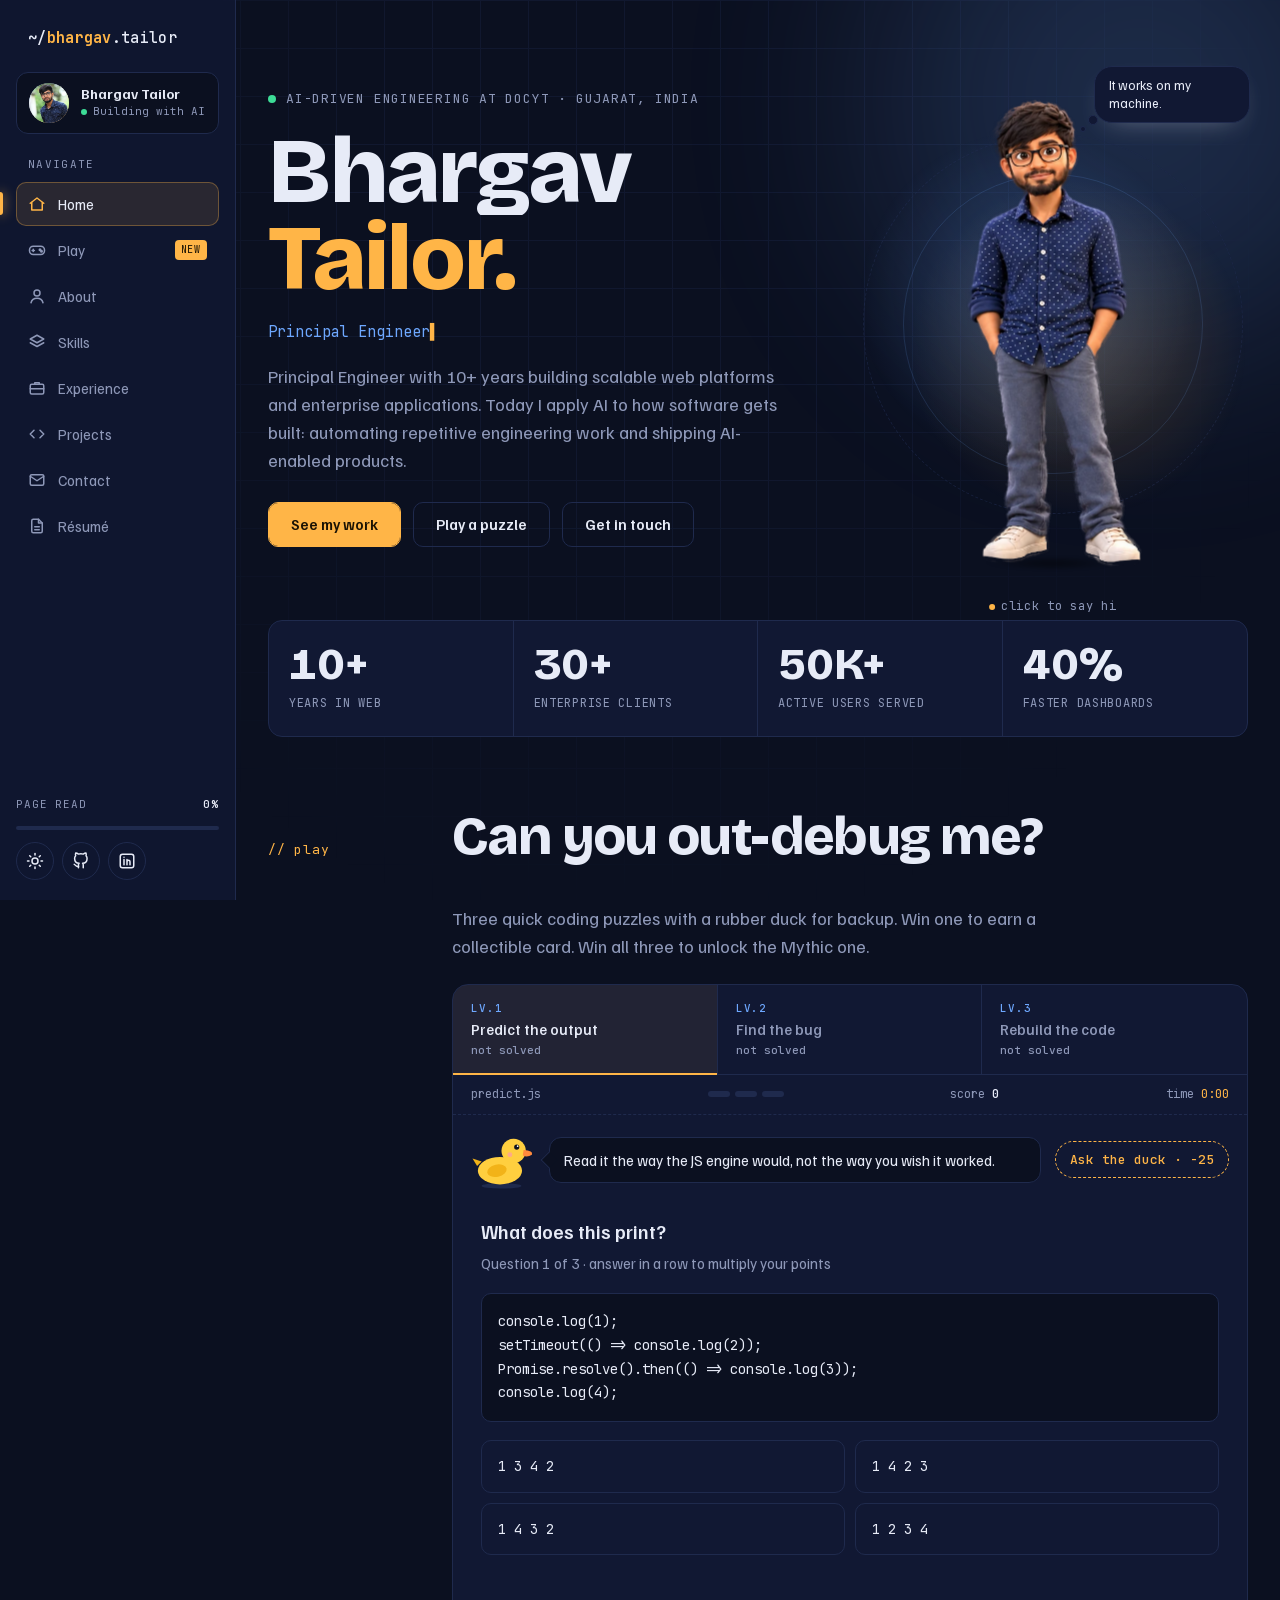
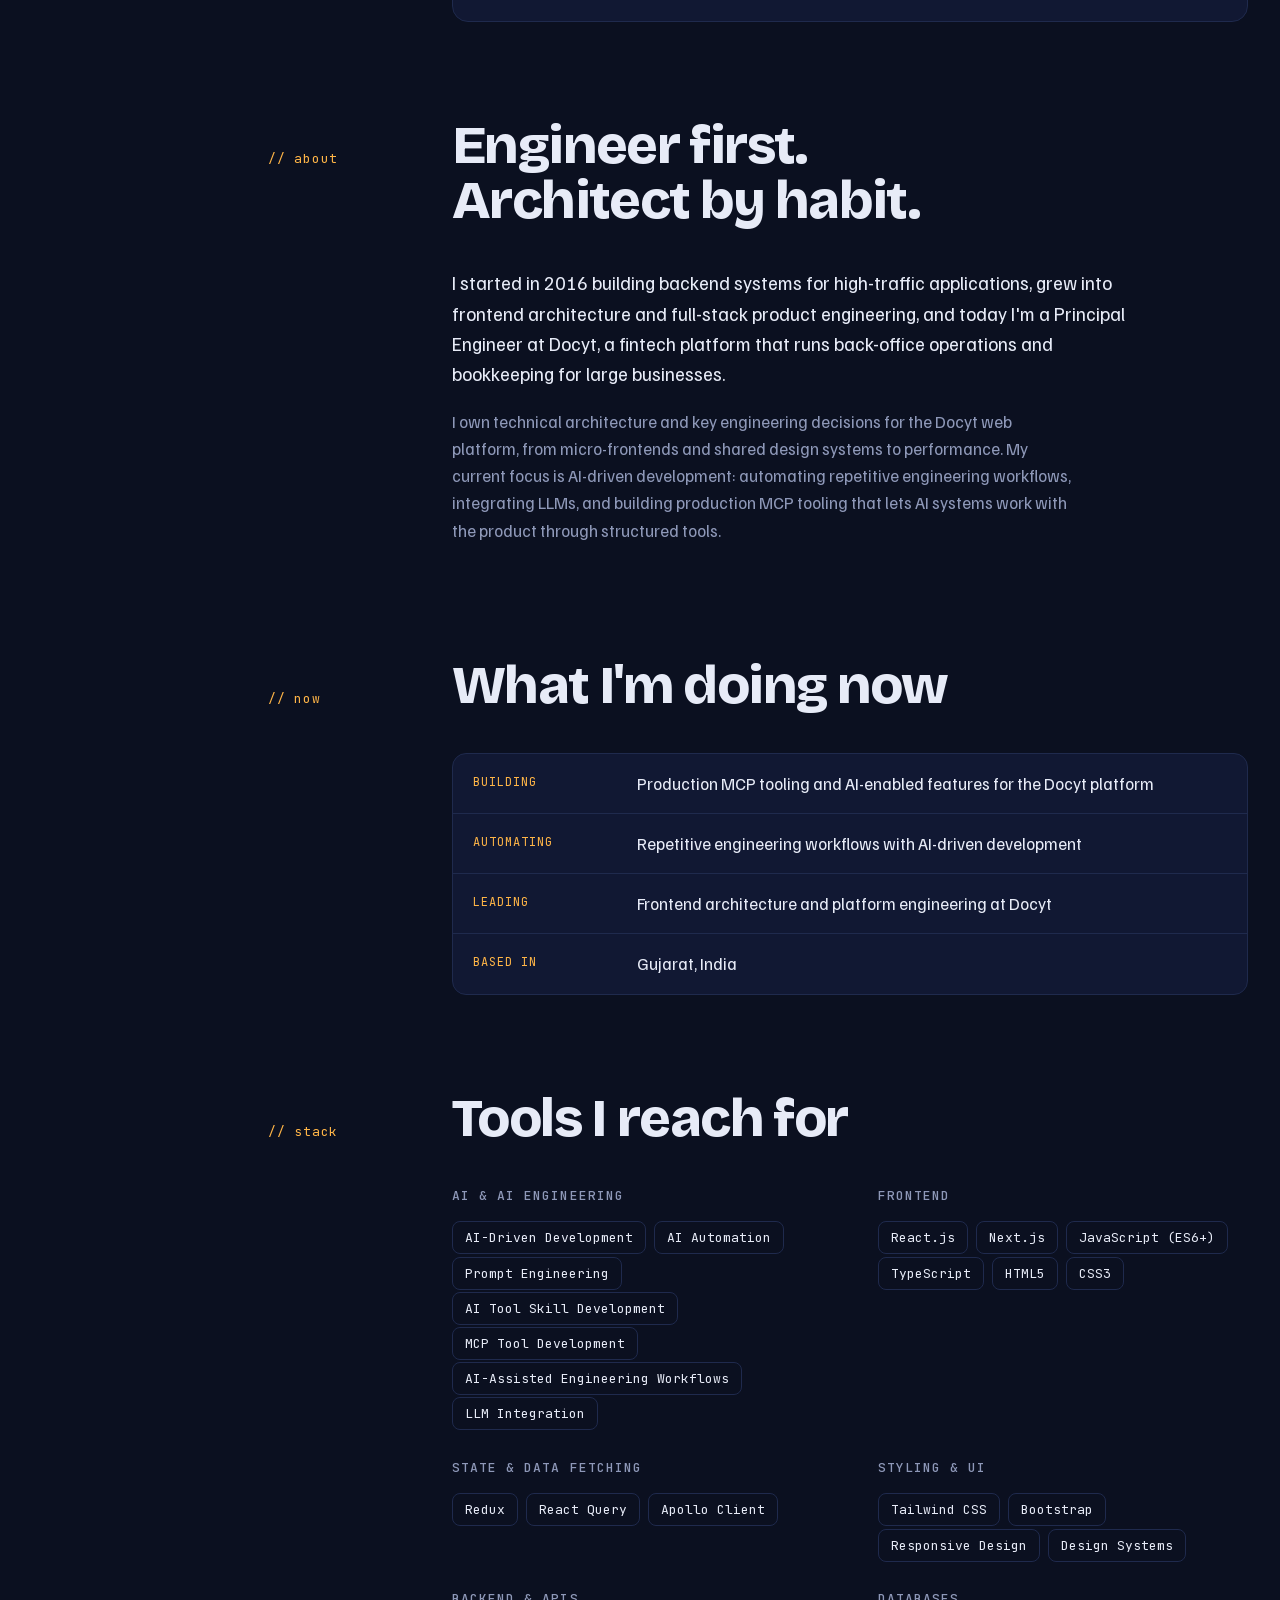
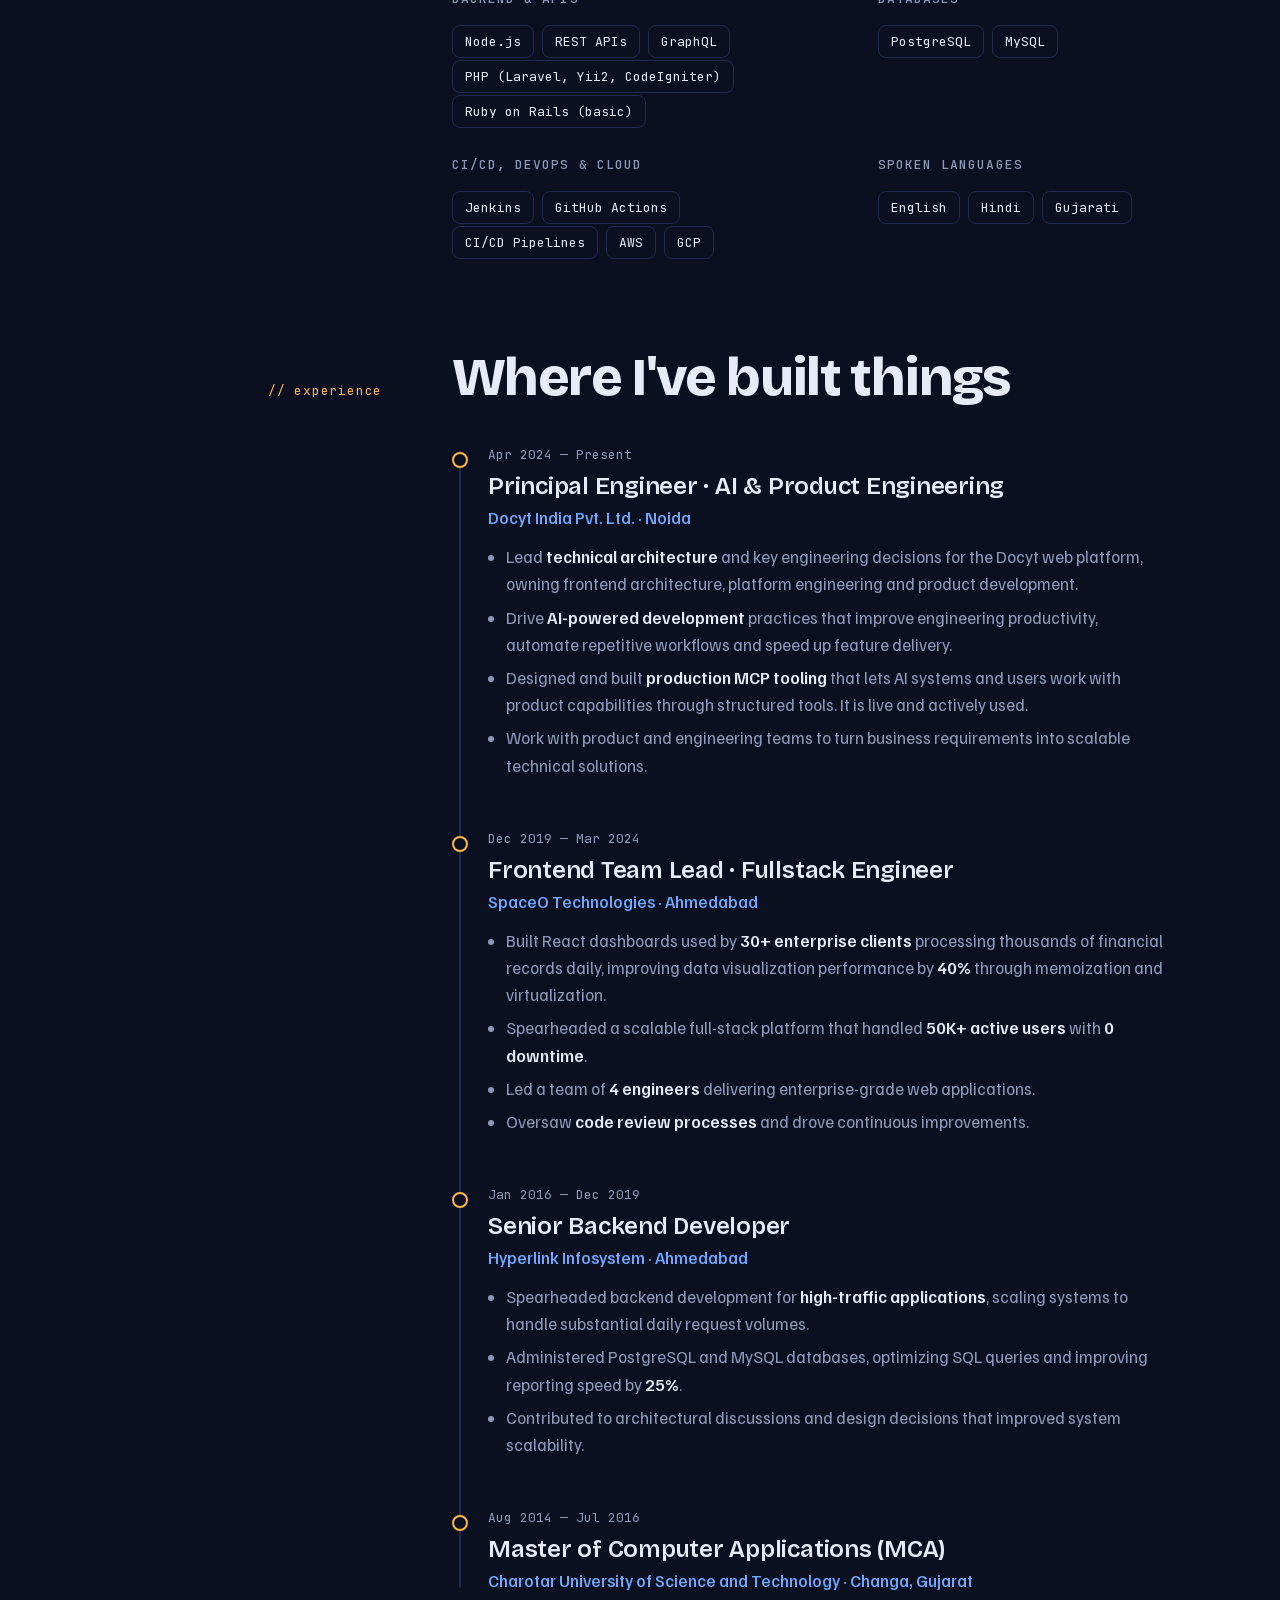
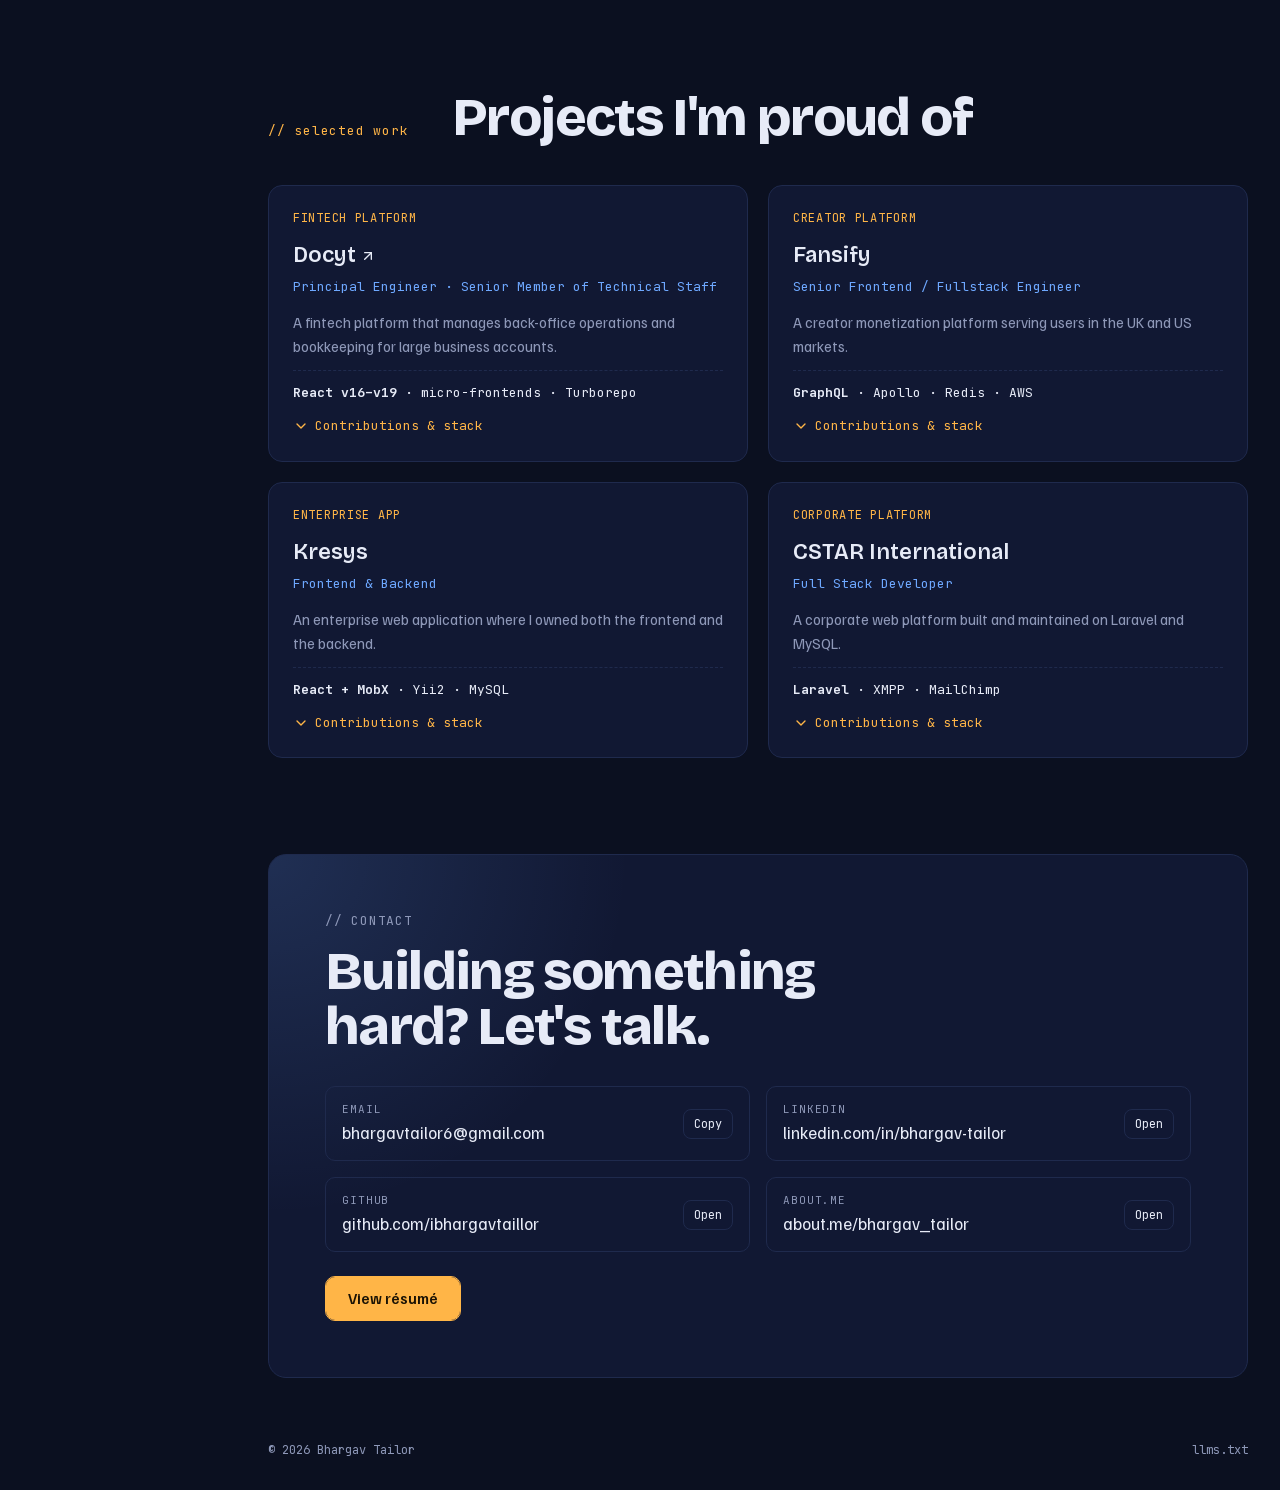
<file: index.html>
<!DOCTYPE html><html lang="en" class="_4pkBmW_variable _vODYq_variable UtJNba_variable dark"><head><meta charSet="utf-8"/><meta name="viewport" content="width=device-width, initial-scale=1, viewport-fit=cover"/><link rel="preload" href="/_next/static/media/53897e768d329f66-s.p.3t6q91iet4nsy.woff2" as="font" crossorigin="" type="font/woff2"/><link rel="preload" href="/_next/static/media/8056169c9d560660-s.p.41rroleoq1br7.woff2" as="font" crossorigin="" type="font/woff2"/><link rel="preload" href="/_next/static/media/ef8193cdea9582ea-s.p.3ii__yurxaf4q.woff2" as="font" crossorigin="" type="font/woff2"/><link rel="preload" as="image" href="/images/bhargav-welcome.webp" fetchPriority="high"/><link rel="stylesheet" href="/_next/static/chunks/1mhkop3_z-u8g.css" data-precedence="next"/><link rel="stylesheet" href="/_next/static/chunks/13ctzvyvsbet2.css" data-precedence="next"/><link rel="preload" as="script" fetchPriority="low" href="/_next/static/chunks/25xiitvori_gv.js"/><script src="/_next/static/chunks/3_f5va415vc2p.js" async=""></script><script src="/_next/static/chunks/1iv4vim_vqh4e.js" async=""></script><script src="/_next/static/chunks/2hz-cgvf2empn.js" async=""></script><script src="/_next/static/chunks/turbopack-3-ry682tkyiqk.js" async=""></script><script src="/_next/static/chunks/2m4wqg_x9e15i.js" async=""></script><script src="/_next/static/chunks/1cabfpy260x9g.js" async=""></script><script src="/_next/static/chunks/0587qoacb0hk-.js" async=""></script><meta name="theme-color" content="#0b1020" media="(prefers-color-scheme: dark)"/><meta name="theme-color" content="#f3f5fb" media="(prefers-color-scheme: light)"/><title>Bhargav Tailor — Principal Engineer, AI &amp; Frontend Architecture</title><meta name="description" content="Principal Engineer with 10+ years building scalable web platforms. Frontend architecture, product engineering and AI-driven development with LLMs and MCP."/><meta name="application-name" content="Bhargav Tailor"/><link rel="author" href="https://ibhargavtaillor.github.io"/><meta name="author" content="Bhargav Tailor"/><link rel="manifest" href="/manifest.webmanifest"/><meta name="keywords" content="Bhargav Tailor,Principal Engineer,AI Engineering,Product Engineering,Frontend Architecture,MCP,LLM Integration,React,Next.js,TypeScript,Portfolio"/><meta name="creator" content="Bhargav Tailor"/><meta name="robots" content="index, follow"/><meta name="googlebot" content="index, follow, max-image-preview:large"/><link rel="canonical" href="https://ibhargavtaillor.github.io/"/><meta property="og:title" content="Bhargav Tailor — Principal Engineer, AI &amp; Frontend Architecture"/><meta property="og:description" content="Principal Engineer with 10+ years building scalable web platforms. Frontend architecture, product engineering and AI-driven development with LLMs and MCP."/><meta property="og:url" content="https://ibhargavtaillor.github.io/"/><meta property="og:site_name" content="Bhargav Tailor"/><meta property="og:locale" content="en_US"/><meta property="og:image" content="https://ibhargavtaillor.github.io/og-image.png"/><meta property="og:image:type" content="image/png"/><meta property="og:image:width" content="1200"/><meta property="og:image:height" content="630"/><meta property="og:image:alt" content="Bhargav Tailor, Principal Engineer"/><meta property="og:type" content="profile"/><meta property="profile:first_name" content="Bhargav"/><meta property="profile:last_name" content="Tailor"/><meta name="twitter:card" content="summary_large_image"/><meta name="twitter:title" content="Bhargav Tailor — Principal Engineer, AI &amp; Frontend Architecture"/><meta name="twitter:description" content="Principal Engineer with 10+ years building scalable web platforms. Frontend architecture, product engineering and AI-driven development with LLMs and MCP."/><meta name="twitter:image" content="https://ibhargavtaillor.github.io/og-image.png"/><meta name="twitter:image:alt" content="Bhargav Tailor, Principal Engineer"/><meta name="twitter:image:type" content="image/png"/><meta name="twitter:image:width" content="1200"/><meta name="twitter:image:height" content="630"/><link rel="icon" href="/favicon.ico?favicon.1-p7xjzp1m18c.ico" sizes="48x48" type="image/x-icon"/><link rel="apple-touch-icon" href="/apple-icon.png?apple-icon.0qvm8lzhjwhud.png" sizes="180x180" type="image/png"/><meta name="next-size-adjust" content=""/><script src="/_next/static/chunks/0cz1d0mv5g_q7.js" noModule=""></script></head><body><div hidden=""><!--$--><!--/$--></div><script>((a,b,c,d,e,f,g,h)=>{let i=document.documentElement,j=["light","dark"];function k(b){var c;(Array.isArray(a)?a:[a]).forEach(a=>{let c="class"===a,d=c&&f?e.map(a=>f[a]||a):e;c?(i.classList.remove(...d),i.classList.add(f&&f[b]?f[b]:b)):i.setAttribute(a,b)}),c=b,h&&j.includes(c)&&(i.style.colorScheme=c)}if(d)k(d);else try{let a=localStorage.getItem(b)||c,d=g&&"system"===a?window.matchMedia("(prefers-color-scheme: dark)").matches?"dark":"light":a;k(d)}catch(a){}})("class","pf-theme","dark",null,["light","dark"],null,false,true)</script><div class="overflow-x-clip px-4 min-[760px]:pr-8 min-[760px]:pl-[calc(var(--side)+32px)]"><div class="e2CX7a_grid" aria-hidden="true"></div><div class="e2CX7a_glow" aria-hidden="true"></div><div aria-hidden="true" class="fixed top-0 left-0 z-[70] h-[3px] w-full origin-left scale-x-0 bg-linear-to-r from-highlight to-primary min-[760px]:hidden"></div><header class="y4JJTG_mbar"><a class="y4JJTG_logo" href="/#top">~/<b>bhargav</b>.tailor</a><button type="button" class="y4JJTG_burger" aria-label="Open menu" aria-expanded="false" aria-controls="site-sidebar"><span></span><span></span><span></span></button></header><div class="y4JJTG_scrim" aria-hidden="true"></div><aside id="site-sidebar" class="y4JJTG_side"><a class="y4JJTG_logo" href="/#top"><span class="y4JJTG_full">~/<b>bhargav</b>.tailor</span><span class="y4JJTG_short">~/<b>b</b></span></a><div class="y4JJTG_me"><span class="y4JJTG_avatar"><img alt="" loading="lazy" decoding="async" data-nimg="fill" class="object-cover object-[50%_18%]" style="position:absolute;height:100%;width:100%;left:0;top:0;right:0;bottom:0;color:transparent" src="/images/bhargav-tailor.jpg"/></span><div class="y4JJTG_meText"><b>Bhargav Tailor</b><small><span aria-hidden="true" class="inline-block shrink-0 rounded-full bg-success shadow-[0_0_0_0_color-mix(in_srgb,var(--success)_55%,transparent)] animate-ping-dot size-1.5"></span>Building with AI</small></div></div><span class="y4JJTG_navLabel">Navigate</span><nav class="y4JJTG_links" aria-label="Sections"><span class="y4JJTG_indicator" aria-hidden="true"></span><a href="#top" data-label="Home" class="y4JJTG_link" style="--i:0"><svg fill="none" stroke="currentColor" stroke-width="2" stroke-linecap="round" stroke-linejoin="round" viewBox="0 0 24 24" aria-hidden="true"><path d="M3 11l9-7 9 7"></path><path d="M5 10v10h14V10"></path></svg><span class="y4JJTG_text">Home</span></a><a href="#play" data-label="Play" class="y4JJTG_link" style="--i:1"><svg fill="none" stroke="currentColor" stroke-width="2" stroke-linecap="round" stroke-linejoin="round" viewBox="0 0 24 24" aria-hidden="true"><rect x="2" y="7" width="20" height="11" rx="5"></rect><path d="M7 11v3M5.5 12.5h3"></path><circle cx="16" cy="11.5" r="1" fill="currentColor"></circle><circle cx="18" cy="13.5" r="1" fill="currentColor"></circle></svg><span class="y4JJTG_text">Play</span><em class="y4JJTG_badge">NEW</em></a><a href="#about" data-label="About" class="y4JJTG_link" style="--i:2"><svg fill="none" stroke="currentColor" stroke-width="2" stroke-linecap="round" stroke-linejoin="round" viewBox="0 0 24 24" aria-hidden="true"><circle cx="12" cy="8" r="4"></circle><path d="M4 21c1-4 4-6 8-6s7 2 8 6"></path></svg><span class="y4JJTG_text">About</span></a><a href="#skills" data-label="Skills" class="y4JJTG_link" style="--i:3"><svg fill="none" stroke="currentColor" stroke-width="2" stroke-linecap="round" stroke-linejoin="round" viewBox="0 0 24 24" aria-hidden="true"><path d="M12 3l9 5-9 5-9-5z"></path><path d="M3 13l9 5 9-5"></path></svg><span class="y4JJTG_text">Skills</span></a><a href="#work" data-label="Experience" class="y4JJTG_link" style="--i:4"><svg fill="none" stroke="currentColor" stroke-width="2" stroke-linecap="round" stroke-linejoin="round" viewBox="0 0 24 24" aria-hidden="true"><rect x="3" y="7" width="18" height="13" rx="2"></rect><path d="M9 7V5h6v2M3 13h18"></path></svg><span class="y4JJTG_text">Experience</span></a><a href="#projects" data-label="Projects" class="y4JJTG_link" style="--i:5"><svg fill="none" stroke="currentColor" stroke-width="2" stroke-linecap="round" stroke-linejoin="round" viewBox="0 0 24 24" aria-hidden="true"><path d="M8 7l-5 5 5 5M16 7l5 5-5 5"></path></svg><span class="y4JJTG_text">Projects</span></a><a href="#contact" data-label="Contact" class="y4JJTG_link" style="--i:6"><svg fill="none" stroke="currentColor" stroke-width="2" stroke-linecap="round" stroke-linejoin="round" viewBox="0 0 24 24" aria-hidden="true"><rect x="3" y="5" width="18" height="14" rx="2"></rect><path d="M3 7l9 6 9-6"></path></svg><span class="y4JJTG_text">Contact</span></a><a data-label="Résumé" class="y4JJTG_link" style="--i:7" href="/resume/"><svg fill="none" stroke="currentColor" stroke-width="2" stroke-linecap="round" stroke-linejoin="round" viewBox="0 0 24 24" aria-hidden="true"><path d="M14 3H7a2 2 0 0 0-2 2v14a2 2 0 0 0 2 2h10a2 2 0 0 0 2-2V8z"></path><path d="M14 3v5h5M9 13h6M9 17h6"></path></svg><span class="y4JJTG_text">Résumé</span></a></nav><div class="y4JJTG_foot"><div class="y4JJTG_progressRow"><span>Page read</span><b>0%</b></div><div class="y4JJTG_bar" aria-hidden="true"><i></i></div><div class="y4JJTG_row"><button type="button" aria-label="Switch to light mode" class="grid size-[38px] shrink-0 cursor-pointer place-items-center rounded-full border bg-transparent text-foreground y4JJTG_theme"><svg xmlns="http://www.w3.org/2000/svg" width="24" height="24" viewBox="0 0 24 24" fill="none" stroke="currentColor" stroke-width="2" stroke-linecap="round" stroke-linejoin="round" class="lucide lucide-sun hidden size-[18px] dark:block" aria-hidden="true"><circle cx="12" cy="12" r="4"></circle><path d="M12 2v2"></path><path d="M12 20v2"></path><path d="m4.93 4.93 1.41 1.41"></path><path d="m17.66 17.66 1.41 1.41"></path><path d="M2 12h2"></path><path d="M20 12h2"></path><path d="m6.34 17.66-1.41 1.41"></path><path d="m19.07 4.93-1.41 1.41"></path></svg><svg xmlns="http://www.w3.org/2000/svg" width="24" height="24" viewBox="0 0 24 24" fill="none" stroke="currentColor" stroke-width="2" stroke-linecap="round" stroke-linejoin="round" class="lucide lucide-moon size-[18px] dark:hidden" aria-hidden="true"><path d="M20.985 12.486a9 9 0 1 1-9.473-9.472c.405-.022.617.46.402.803a6 6 0 0 0 8.268 8.268c.344-.215.825-.004.803.401"></path></svg></button><a class="y4JJTG_icon" href="https://github.com/ibhargavtaillor" target="_blank" rel="noopener noreferrer" aria-label="GitHub"><svg fill="none" stroke="currentColor" stroke-width="2" stroke-linecap="round" stroke-linejoin="round" viewBox="0 0 24 24" aria-hidden="true"><path d="M9 19c-4 1.5-4-2-6-2.5M15 21v-3.5a3 3 0 0 0-.9-2.4c3-.3 6-1.5 6-6.6a5 5 0 0 0-1.4-3.6 4.7 4.7 0 0 0-.1-3.5s-1.1-.3-3.6 1.4a12.4 12.4 0 0 0-6.4 0C6.1 1.1 5 1.4 5 1.4a4.7 4.7 0 0 0-.1 3.5A5 5 0 0 0 3.5 8.5c0 5.1 3 6.3 6 6.6a3 3 0 0 0-.9 2.4V21"></path></svg></a><a class="y4JJTG_icon" href="https://www.linkedin.com/in/bhargav-tailor-3b46b689/" target="_blank" rel="noopener noreferrer" aria-label="LinkedIn"><svg fill="none" stroke="currentColor" stroke-width="2" stroke-linecap="round" stroke-linejoin="round" viewBox="0 0 24 24" aria-hidden="true"><rect x="3" y="3" width="18" height="18" rx="3"></rect><path d="M8 10v7M8 7v.01M12 17v-4a2 2 0 0 1 4 0v4M12 10v7"></path></svg></a></div></div></aside><main class="mx-auto w-full max-w-[1080px]" id="top"><header class="grid grid-cols-1 items-center gap-12 pt-10 pb-10 min-[821px]:grid-cols-[1.25fr_0.9fr] min-[821px]:pt-[72px] min-[821px]:pb-14"><div><span class="flex items-center gap-2.5 font-mono text-[13px] tracking-[0.06em] text-muted-foreground uppercase"><span aria-hidden="true" class="inline-block size-2 shrink-0 rounded-full bg-success shadow-[0_0_0_0_color-mix(in_srgb,var(--success)_55%,transparent)] animate-ping-dot"></span>AI-driven engineering at Docyt<!-- --> · <!-- -->Gujarat, India</span><h1 class="my-[18px] font-heading text-[clamp(44px,7.4vw,92px)] leading-[0.95] font-extrabold tracking-[-0.035em] text-balance"><span class="block overflow-hidden"><span class="inline-block animate-rise">Bhargav</span></span><span class="block overflow-hidden"><span class="inline-block animate-rise text-primary [animation-delay:0.12s]">Tailor.</span></span></h1><div class="min-h-[1.6em] after:animate-blink after:text-primary after:content-[&#x27;▍&#x27;] font-mono text-[15px] text-highlight">Principal Engineer</div><p class="mt-[18px] mb-7 max-w-[52ch] text-lg text-muted-foreground">Principal Engineer with 10+ years building scalable web platforms and enterprise applications. Today I apply AI to how software gets built: automating repetitive engineering work and shipping AI-enabled products.</p><div class="flex flex-wrap gap-3"><a href="#projects" data-slot="button" data-variant="brand" data-size="xl" class="group/button inline-flex shrink-0 items-center justify-center border bg-clip-padding whitespace-nowrap transition-all outline-none select-none focus-visible:border-ring focus-visible:ring-3 focus-visible:ring-ring/50 active:not-aria-[haspopup]:translate-y-px disabled:pointer-events-none disabled:opacity-50 aria-invalid:border-destructive aria-invalid:ring-3 aria-invalid:ring-destructive/20 dark:aria-invalid:border-destructive/50 dark:aria-invalid:ring-destructive/40 [&amp;_svg]:pointer-events-none [&amp;_svg]:shrink-0 [&amp;_svg:not([class*=&#x27;size-&#x27;])]:size-4 border-primary bg-primary text-primary-foreground hover:-translate-y-0.5 hover:border-primary h-auto gap-2 rounded-[10px] px-[22px] py-[14px] text-[15px] leading-none font-semibold">See my work</a><a href="#play" data-slot="button" data-variant="line" data-size="xl" class="group/button inline-flex shrink-0 items-center justify-center border bg-clip-padding whitespace-nowrap transition-all outline-none select-none focus-visible:border-ring focus-visible:ring-3 focus-visible:ring-ring/50 active:not-aria-[haspopup]:translate-y-px disabled:pointer-events-none disabled:opacity-50 aria-invalid:border-destructive aria-invalid:ring-3 aria-invalid:ring-destructive/20 dark:aria-invalid:border-destructive/50 dark:aria-invalid:ring-destructive/40 [&amp;_svg]:pointer-events-none [&amp;_svg]:shrink-0 [&amp;_svg:not([class*=&#x27;size-&#x27;])]:size-4 border-border bg-transparent text-foreground hover:-translate-y-0.5 hover:border-primary h-auto gap-2 rounded-[10px] px-[22px] py-[14px] text-[15px] leading-none font-semibold">Play a puzzle</a><a href="#contact" data-slot="button" data-variant="line" data-size="xl" class="group/button inline-flex shrink-0 items-center justify-center border bg-clip-padding whitespace-nowrap transition-all outline-none select-none focus-visible:border-ring focus-visible:ring-3 focus-visible:ring-ring/50 active:not-aria-[haspopup]:translate-y-px disabled:pointer-events-none disabled:opacity-50 aria-invalid:border-destructive aria-invalid:ring-3 aria-invalid:ring-destructive/20 dark:aria-invalid:border-destructive/50 dark:aria-invalid:ring-destructive/40 [&amp;_svg]:pointer-events-none [&amp;_svg]:shrink-0 [&amp;_svg:not([class*=&#x27;size-&#x27;])]:size-4 border-border bg-transparent text-foreground hover:-translate-y-0.5 hover:border-primary h-auto gap-2 rounded-[10px] px-[22px] py-[14px] text-[15px] leading-none font-semibold">Get in touch</a></div></div><div class="lKojna_portrait"><div class="lKojna_ring"><i></i></div><div class="lKojna_ring lKojna_ring2"><i></i></div><div class="lKojna_disc" aria-hidden="true"></div><div class="lKojna_character"><div class="relative w-full" style="aspect-ratio:362 / 874"><img alt="Bhargav as a 3D cartoon character, smiling and welcoming you" fetchPriority="high" loading="eager" width="302" height="802" decoding="async" data-nimg="1" class="absolute h-auto" style="color:transparent;left:8.287292817679557%;top:5.720823798627003%;width:83.42541436464089%" src="/images/bhargav-welcome.webp"/><canvas aria-hidden="true" class="absolute inset-0 size-full opacity-0 "></canvas></div></div><button type="button" class="lKojna_photo" aria-label="Say hello to Bhargav&#x27;s character"></button><div class="k23DdG_thought lKojna_thought"><p class="k23DdG_bubble">It works on my machine.</p><i aria-hidden="true"></i><i aria-hidden="true"></i></div><div class="lKojna_hint" aria-live="polite"><span aria-hidden="true" class="inline-block shrink-0 rounded-full shadow-[0_0_0_0_color-mix(in_srgb,var(--success)_55%,transparent)] animate-ping-dot-fast size-1.5 bg-primary"></span>click to say hi</div></div></header><div class="reveal grid grid-cols-2 overflow-hidden rounded-[14px] border bg-card sm:grid-cols-4" data-reveal="true"><div class="border-r px-5 py-[22px] last:border-r-0 max-sm:nth-2:border-r-0 max-sm:nth-[-n+2]:border-b"><b class="block font-heading text-[clamp(30px,4vw,44px)] leading-none font-extrabold tabular-nums">10<!-- -->+</b><span class="font-mono text-xs tracking-[0.06em] text-muted-foreground uppercase">Years in web</span></div><div class="border-r px-5 py-[22px] last:border-r-0 max-sm:nth-2:border-r-0 max-sm:nth-[-n+2]:border-b"><b class="block font-heading text-[clamp(30px,4vw,44px)] leading-none font-extrabold tabular-nums">30<!-- -->+</b><span class="font-mono text-xs tracking-[0.06em] text-muted-foreground uppercase">Enterprise clients</span></div><div class="border-r px-5 py-[22px] last:border-r-0 max-sm:nth-2:border-r-0 max-sm:nth-[-n+2]:border-b"><b class="block font-heading text-[clamp(30px,4vw,44px)] leading-none font-extrabold tabular-nums">50<!-- -->K+</b><span class="font-mono text-xs tracking-[0.06em] text-muted-foreground uppercase">Active users served</span></div><div class="border-r px-5 py-[22px] last:border-r-0 max-sm:nth-2:border-r-0 max-sm:nth-[-n+2]:border-b"><b class="block font-heading text-[clamp(30px,4vw,44px)] leading-none font-extrabold tabular-nums">40<!-- -->%</b><span class="font-mono text-xs tracking-[0.06em] text-muted-foreground uppercase">Faster dashboards</span></div></div><section id="play" class="pt-[72px]"><div class="reveal mb-10 grid grid-cols-1 items-baseline gap-1.5 min-[721px]:grid-cols-[160px_1fr] min-[721px]:gap-6" data-reveal="true"><span class="font-mono text-[13px] tracking-[0.06em] text-primary">// play</span><h2 class="m-0 font-heading text-[clamp(32px,4.6vw,54px)] leading-[1.02] font-extrabold tracking-[-0.03em] text-balance">Can you out-debug me?</h2></div><div class="min-[721px]:ml-[184px]"><p class="reveal mt-0 mb-6 max-w-[60ch] text-lg text-muted-foreground" data-reveal="true">Three quick coding puzzles with a rubber duck for backup. Win one to earn a collectible card. Win all three to unlock the Mythic one.</p><div class="reveal" data-reveal="true"><div class="mKHyLG_game"><div class="mKHyLG_tabs" role="tablist" aria-label="Puzzles"><button type="button" role="tab" aria-selected="true" class="mKHyLG_tab mKHyLG_tabOn"><span class="mKHyLG_tabNum">LV.<!-- -->1</span><span>Predict the output</span><span class="mKHyLG_tabStat">not solved</span></button><button type="button" role="tab" aria-selected="false" class="mKHyLG_tab"><span class="mKHyLG_tabNum">LV.<!-- -->2</span><span>Find the bug</span><span class="mKHyLG_tabStat">not solved</span></button><button type="button" role="tab" aria-selected="false" class="mKHyLG_tab"><span class="mKHyLG_tabNum">LV.<!-- -->3</span><span>Rebuild the code</span><span class="mKHyLG_tabStat">not solved</span></button></div><div class="mKHyLG_bar"><span>predict.js</span><span class="mKHyLG_steps" aria-label="Progress"></span><span>score<!-- --> <b class="mKHyLG_score">0</b></span><span>time <span class="mKHyLG_timer">0:00</span></span></div><div class="mKHyLG_duckRow"><button type="button" class="l_-4vq_duck" title="Rubber duck" aria-label="Rubber duck"><svg viewBox="0 0 84 76" aria-hidden="true"><ellipse cx="40" cy="72" rx="26" ry="3.5" fill="var(--border)"></ellipse><path d="M8 46 L2 36 L14 40 Z" fill="#f2b318"></path><ellipse cx="38" cy="52" rx="29" ry="18" fill="#ffcf3f"></ellipse><circle cx="56" cy="26" r="16" fill="#ffcf3f"></circle><ellipse cx="34" cy="52" rx="13" ry="8" fill="#f2b318" transform="rotate(-12 34 52)"></ellipse><path d="M69 25 Q82 26 80 31 Q74 35 68 32 Z" fill="#ff8a3d"></path><circle cx="51" cy="31" r="3.2" fill="#ff9aa8" opacity=".7"></circle><g class="l_-4vq_eye"><circle cx="60" cy="21" r="3.4" fill="#10131f"></circle><circle cx="61.2" cy="19.8" r="1.1" fill="#fff"></circle></g><path class="l_-4vq_sweat" d="M42 8 Q45 14 42 16 Q39 14 42 8 Z" fill="#6ea8ff"></path></svg></button><div class="mKHyLG_bubble" aria-live="polite">Read it the way the JS engine would, not the way you wish it worked.</div><button type="button" class="mKHyLG_hintBtn" disabled="">Ask the duck · -25</button></div><div class="mKHyLG_body"></div></div></div></div></section><section id="about" class="pt-24"><div class="reveal mb-10 grid grid-cols-1 items-baseline gap-1.5 min-[721px]:grid-cols-[160px_1fr] min-[721px]:gap-6" data-reveal="true"><span class="font-mono text-[13px] tracking-[0.06em] text-primary">// about</span><h2 class="m-0 font-heading text-[clamp(32px,4.6vw,54px)] leading-[1.02] font-extrabold tracking-[-0.03em] text-balance">Engineer first. Architect by habit.</h2></div><div class="reveal min-[721px]:ml-[184px]" data-reveal="true"><p class="mt-0 mb-[18px] max-w-[62ch] text-[19px]">I started in 2016 building backend systems for high-traffic applications, grew into frontend architecture and full-stack product engineering, and today I&#x27;m a Principal Engineer at Docyt, a fintech platform that runs back-office operations and bookkeeping for large businesses.</p><p class="mt-0 mb-[18px] max-w-[62ch] text-[17px] text-muted-foreground">I own technical architecture and key engineering decisions for the Docyt web platform, from micro-frontends and shared design systems to performance. My current focus is AI-driven development: automating repetitive engineering workflows, integrating LLMs, and building production MCP tooling that lets AI systems work with the product through structured tools.</p></div></section><section id="now" class="pt-24"><div class="reveal mb-10 grid grid-cols-1 items-baseline gap-1.5 min-[721px]:grid-cols-[160px_1fr] min-[721px]:gap-6" data-reveal="true"><span class="font-mono text-[13px] tracking-[0.06em] text-primary">// now</span><h2 class="m-0 font-heading text-[clamp(32px,4.6vw,54px)] leading-[1.02] font-extrabold tracking-[-0.03em] text-balance">What I&#x27;m doing now</h2></div><dl class="reveal m-0 grid overflow-hidden rounded-[14px] border bg-card min-[721px]:ml-[184px]" data-reveal="true"><div class="grid grid-cols-1 gap-1 border-b px-5 py-4 last:border-b-0 sm:grid-cols-[140px_1fr] sm:gap-6"><dt class="font-mono text-xs tracking-[0.08em] text-primary uppercase sm:pt-1">Building</dt><dd class="m-0 text-[17px]">Production MCP tooling and AI-enabled features for the Docyt platform</dd></div><div class="grid grid-cols-1 gap-1 border-b px-5 py-4 last:border-b-0 sm:grid-cols-[140px_1fr] sm:gap-6"><dt class="font-mono text-xs tracking-[0.08em] text-primary uppercase sm:pt-1">Automating</dt><dd class="m-0 text-[17px]">Repetitive engineering workflows with AI-driven development</dd></div><div class="grid grid-cols-1 gap-1 border-b px-5 py-4 last:border-b-0 sm:grid-cols-[140px_1fr] sm:gap-6"><dt class="font-mono text-xs tracking-[0.08em] text-primary uppercase sm:pt-1">Leading</dt><dd class="m-0 text-[17px]">Frontend architecture and platform engineering at Docyt</dd></div><div class="grid grid-cols-1 gap-1 border-b px-5 py-4 last:border-b-0 sm:grid-cols-[140px_1fr] sm:gap-6"><dt class="font-mono text-xs tracking-[0.08em] text-primary uppercase sm:pt-1">Based in</dt><dd class="m-0 text-[17px]">Gujarat, India</dd></div></dl></section><section id="skills" class="pt-24"><div class="reveal mb-10 grid grid-cols-1 items-baseline gap-1.5 min-[721px]:grid-cols-[160px_1fr] min-[721px]:gap-6" data-reveal="true"><span class="font-mono text-[13px] tracking-[0.06em] text-primary">// stack</span><h2 class="m-0 font-heading text-[clamp(32px,4.6vw,54px)] leading-[1.02] font-extrabold tracking-[-0.03em] text-balance">Tools I reach for</h2></div><div class="grid grid-cols-1 gap-x-14 gap-y-8 min-[721px]:ml-[184px] min-[721px]:grid-cols-2" data-stagger="true"><div class="reveal" data-reveal="true"><div><h3 class="mt-0 mb-4 font-mono text-[13px] font-medium tracking-[0.08em] text-muted-foreground uppercase">AI &amp; AI Engineering</h3><ul class="m-0 flex list-none flex-wrap gap-2 p-0"><li><span class="rounded-md border px-3 py-[7px] font-mono text-[13px] transition-[border-color,color,transform] duration-200 hover:-translate-y-0.5 hover:border-primary hover:text-primary">AI-Driven Development</span></li><li><span class="rounded-md border px-3 py-[7px] font-mono text-[13px] transition-[border-color,color,transform] duration-200 hover:-translate-y-0.5 hover:border-primary hover:text-primary">AI Automation</span></li><li><span class="rounded-md border px-3 py-[7px] font-mono text-[13px] transition-[border-color,color,transform] duration-200 hover:-translate-y-0.5 hover:border-primary hover:text-primary">Prompt Engineering</span></li><li><span class="rounded-md border px-3 py-[7px] font-mono text-[13px] transition-[border-color,color,transform] duration-200 hover:-translate-y-0.5 hover:border-primary hover:text-primary">AI Tool Skill Development</span></li><li><span class="rounded-md border px-3 py-[7px] font-mono text-[13px] transition-[border-color,color,transform] duration-200 hover:-translate-y-0.5 hover:border-primary hover:text-primary">MCP Tool Development</span></li><li><span class="rounded-md border px-3 py-[7px] font-mono text-[13px] transition-[border-color,color,transform] duration-200 hover:-translate-y-0.5 hover:border-primary hover:text-primary">AI-Assisted Engineering Workflows</span></li><li><span class="rounded-md border px-3 py-[7px] font-mono text-[13px] transition-[border-color,color,transform] duration-200 hover:-translate-y-0.5 hover:border-primary hover:text-primary">LLM Integration</span></li></ul></div></div><div class="reveal" data-reveal="true"><div><h3 class="mt-0 mb-4 font-mono text-[13px] font-medium tracking-[0.08em] text-muted-foreground uppercase">Frontend</h3><ul class="m-0 flex list-none flex-wrap gap-2 p-0"><li><span class="rounded-md border px-3 py-[7px] font-mono text-[13px] transition-[border-color,color,transform] duration-200 hover:-translate-y-0.5 hover:border-primary hover:text-primary">React.js</span></li><li><span class="rounded-md border px-3 py-[7px] font-mono text-[13px] transition-[border-color,color,transform] duration-200 hover:-translate-y-0.5 hover:border-primary hover:text-primary">Next.js</span></li><li><span class="rounded-md border px-3 py-[7px] font-mono text-[13px] transition-[border-color,color,transform] duration-200 hover:-translate-y-0.5 hover:border-primary hover:text-primary">JavaScript (ES6+)</span></li><li><span class="rounded-md border px-3 py-[7px] font-mono text-[13px] transition-[border-color,color,transform] duration-200 hover:-translate-y-0.5 hover:border-primary hover:text-primary">TypeScript</span></li><li><span class="rounded-md border px-3 py-[7px] font-mono text-[13px] transition-[border-color,color,transform] duration-200 hover:-translate-y-0.5 hover:border-primary hover:text-primary">HTML5</span></li><li><span class="rounded-md border px-3 py-[7px] font-mono text-[13px] transition-[border-color,color,transform] duration-200 hover:-translate-y-0.5 hover:border-primary hover:text-primary">CSS3</span></li></ul></div></div><div class="reveal" data-reveal="true"><div><h3 class="mt-0 mb-4 font-mono text-[13px] font-medium tracking-[0.08em] text-muted-foreground uppercase">State &amp; Data Fetching</h3><ul class="m-0 flex list-none flex-wrap gap-2 p-0"><li><span class="rounded-md border px-3 py-[7px] font-mono text-[13px] transition-[border-color,color,transform] duration-200 hover:-translate-y-0.5 hover:border-primary hover:text-primary">Redux</span></li><li><span class="rounded-md border px-3 py-[7px] font-mono text-[13px] transition-[border-color,color,transform] duration-200 hover:-translate-y-0.5 hover:border-primary hover:text-primary">React Query</span></li><li><span class="rounded-md border px-3 py-[7px] font-mono text-[13px] transition-[border-color,color,transform] duration-200 hover:-translate-y-0.5 hover:border-primary hover:text-primary">Apollo Client</span></li></ul></div></div><div class="reveal" data-reveal="true"><div><h3 class="mt-0 mb-4 font-mono text-[13px] font-medium tracking-[0.08em] text-muted-foreground uppercase">Styling &amp; UI</h3><ul class="m-0 flex list-none flex-wrap gap-2 p-0"><li><span class="rounded-md border px-3 py-[7px] font-mono text-[13px] transition-[border-color,color,transform] duration-200 hover:-translate-y-0.5 hover:border-primary hover:text-primary">Tailwind CSS</span></li><li><span class="rounded-md border px-3 py-[7px] font-mono text-[13px] transition-[border-color,color,transform] duration-200 hover:-translate-y-0.5 hover:border-primary hover:text-primary">Bootstrap</span></li><li><span class="rounded-md border px-3 py-[7px] font-mono text-[13px] transition-[border-color,color,transform] duration-200 hover:-translate-y-0.5 hover:border-primary hover:text-primary">Responsive Design</span></li><li><span class="rounded-md border px-3 py-[7px] font-mono text-[13px] transition-[border-color,color,transform] duration-200 hover:-translate-y-0.5 hover:border-primary hover:text-primary">Design Systems</span></li></ul></div></div><div class="reveal" data-reveal="true"><div><h3 class="mt-0 mb-4 font-mono text-[13px] font-medium tracking-[0.08em] text-muted-foreground uppercase">Backend &amp; APIs</h3><ul class="m-0 flex list-none flex-wrap gap-2 p-0"><li><span class="rounded-md border px-3 py-[7px] font-mono text-[13px] transition-[border-color,color,transform] duration-200 hover:-translate-y-0.5 hover:border-primary hover:text-primary">Node.js</span></li><li><span class="rounded-md border px-3 py-[7px] font-mono text-[13px] transition-[border-color,color,transform] duration-200 hover:-translate-y-0.5 hover:border-primary hover:text-primary">REST APIs</span></li><li><span class="rounded-md border px-3 py-[7px] font-mono text-[13px] transition-[border-color,color,transform] duration-200 hover:-translate-y-0.5 hover:border-primary hover:text-primary">GraphQL</span></li><li><span class="rounded-md border px-3 py-[7px] font-mono text-[13px] transition-[border-color,color,transform] duration-200 hover:-translate-y-0.5 hover:border-primary hover:text-primary">PHP (Laravel, Yii2, CodeIgniter)</span></li><li><span class="rounded-md border px-3 py-[7px] font-mono text-[13px] transition-[border-color,color,transform] duration-200 hover:-translate-y-0.5 hover:border-primary hover:text-primary">Ruby on Rails (basic)</span></li></ul></div></div><div class="reveal" data-reveal="true"><div><h3 class="mt-0 mb-4 font-mono text-[13px] font-medium tracking-[0.08em] text-muted-foreground uppercase">Databases</h3><ul class="m-0 flex list-none flex-wrap gap-2 p-0"><li><span class="rounded-md border px-3 py-[7px] font-mono text-[13px] transition-[border-color,color,transform] duration-200 hover:-translate-y-0.5 hover:border-primary hover:text-primary">PostgreSQL</span></li><li><span class="rounded-md border px-3 py-[7px] font-mono text-[13px] transition-[border-color,color,transform] duration-200 hover:-translate-y-0.5 hover:border-primary hover:text-primary">MySQL</span></li></ul></div></div><div class="reveal" data-reveal="true"><div><h3 class="mt-0 mb-4 font-mono text-[13px] font-medium tracking-[0.08em] text-muted-foreground uppercase">CI/CD, DevOps &amp; Cloud</h3><ul class="m-0 flex list-none flex-wrap gap-2 p-0"><li><span class="rounded-md border px-3 py-[7px] font-mono text-[13px] transition-[border-color,color,transform] duration-200 hover:-translate-y-0.5 hover:border-primary hover:text-primary">Jenkins</span></li><li><span class="rounded-md border px-3 py-[7px] font-mono text-[13px] transition-[border-color,color,transform] duration-200 hover:-translate-y-0.5 hover:border-primary hover:text-primary">GitHub Actions</span></li><li><span class="rounded-md border px-3 py-[7px] font-mono text-[13px] transition-[border-color,color,transform] duration-200 hover:-translate-y-0.5 hover:border-primary hover:text-primary">CI/CD Pipelines</span></li><li><span class="rounded-md border px-3 py-[7px] font-mono text-[13px] transition-[border-color,color,transform] duration-200 hover:-translate-y-0.5 hover:border-primary hover:text-primary">AWS</span></li><li><span class="rounded-md border px-3 py-[7px] font-mono text-[13px] transition-[border-color,color,transform] duration-200 hover:-translate-y-0.5 hover:border-primary hover:text-primary">GCP</span></li></ul></div></div><div class="reveal" data-reveal="true"><div><h3 class="mt-0 mb-4 font-mono text-[13px] font-medium tracking-[0.08em] text-muted-foreground uppercase">Spoken languages</h3><ul class="m-0 flex list-none flex-wrap gap-2 p-0"><li><span class="rounded-md border px-3 py-[7px] font-mono text-[13px] transition-[border-color,color,transform] duration-200 hover:-translate-y-0.5 hover:border-primary hover:text-primary">English</span></li><li><span class="rounded-md border px-3 py-[7px] font-mono text-[13px] transition-[border-color,color,transform] duration-200 hover:-translate-y-0.5 hover:border-primary hover:text-primary">Hindi</span></li><li><span class="rounded-md border px-3 py-[7px] font-mono text-[13px] transition-[border-color,color,transform] duration-200 hover:-translate-y-0.5 hover:border-primary hover:text-primary">Gujarati</span></li></ul></div></div></div></section><section id="work" class="pt-24"><div class="reveal mb-10 grid grid-cols-1 items-baseline gap-1.5 min-[721px]:grid-cols-[160px_1fr] min-[721px]:gap-6" data-reveal="true"><span class="font-mono text-[13px] tracking-[0.06em] text-primary">// experience</span><h2 class="m-0 font-heading text-[clamp(32px,4.6vw,54px)] leading-[1.02] font-extrabold tracking-[-0.03em] text-balance">Where I&#x27;ve built things</h2></div><div class="relative pl-9 min-[721px]:ml-[184px]" data-stagger="true"><div class="absolute top-1.5 bottom-1.5 left-[7px] w-0.5 rounded-sm bg-border" aria-hidden="true"><i class="absolute inset-0 origin-top bg-linear-to-b from-primary to-highlight"></i></div><article class="reveal relative pb-11 last:pb-0 before:absolute before:top-[7px] before:-left-9 before:size-4 before:rounded-full before:border-2 before:border-primary before:bg-background" data-reveal="true"><div class="font-mono text-[13px] text-muted-foreground">Apr 2024 — Present</div><h3 class="mt-1 mb-0.5 font-heading text-2xl font-semibold tracking-[-0.01em]">Principal Engineer · AI &amp; Product Engineering</h3><div class="font-medium text-highlight">Docyt India Pvt. Ltd. · Noida</div><ul class="mt-3 mb-0 max-w-[68ch] list-disc pl-[18px] text-muted-foreground"><li class="mb-1.5">Lead <b class="font-semibold text-foreground">technical architecture</b> and key engineering decisions for the Docyt web platform, owning frontend architecture, platform engineering and product development.</li><li class="mb-1.5">Drive <b class="font-semibold text-foreground">AI-powered development</b> practices that improve engineering productivity, automate repetitive workflows and speed up feature delivery.</li><li class="mb-1.5">Designed and built <b class="font-semibold text-foreground">production MCP tooling</b> that lets AI systems and users work with product capabilities through structured tools. It is live and actively used.</li><li class="mb-1.5">Work with product and engineering teams to turn business requirements into scalable technical solutions.</li></ul></article><article class="reveal relative pb-11 last:pb-0 before:absolute before:top-[7px] before:-left-9 before:size-4 before:rounded-full before:border-2 before:border-primary before:bg-background" data-reveal="true"><div class="font-mono text-[13px] text-muted-foreground">Dec 2019 — Mar 2024</div><h3 class="mt-1 mb-0.5 font-heading text-2xl font-semibold tracking-[-0.01em]">Frontend Team Lead · Fullstack Engineer</h3><div class="font-medium text-highlight">SpaceO Technologies · Ahmedabad</div><ul class="mt-3 mb-0 max-w-[68ch] list-disc pl-[18px] text-muted-foreground"><li class="mb-1.5">Built React dashboards used by <b class="font-semibold text-foreground">30+ enterprise clients</b> processing thousands of financial records daily, improving data visualization performance by <b class="font-semibold text-foreground">40%</b> through memoization and virtualization.</li><li class="mb-1.5">Spearheaded a scalable full-stack platform that handled <b class="font-semibold text-foreground">50K+ active users</b> with <b class="font-semibold text-foreground">0 downtime</b>.</li><li class="mb-1.5">Led a team of <b class="font-semibold text-foreground">4 engineers</b> delivering enterprise-grade web applications.</li><li class="mb-1.5">Oversaw <b class="font-semibold text-foreground">code review processes</b> and drove continuous improvements.</li></ul></article><article class="reveal relative pb-11 last:pb-0 before:absolute before:top-[7px] before:-left-9 before:size-4 before:rounded-full before:border-2 before:border-primary before:bg-background" data-reveal="true"><div class="font-mono text-[13px] text-muted-foreground">Jan 2016 — Dec 2019</div><h3 class="mt-1 mb-0.5 font-heading text-2xl font-semibold tracking-[-0.01em]">Senior Backend Developer</h3><div class="font-medium text-highlight">Hyperlink Infosystem · Ahmedabad</div><ul class="mt-3 mb-0 max-w-[68ch] list-disc pl-[18px] text-muted-foreground"><li class="mb-1.5">Spearheaded backend development for <b class="font-semibold text-foreground">high-traffic applications</b>, scaling systems to handle substantial daily request volumes.</li><li class="mb-1.5">Administered PostgreSQL and MySQL databases, optimizing SQL queries and improving reporting speed by <b class="font-semibold text-foreground">25%</b>.</li><li class="mb-1.5">Contributed to architectural discussions and design decisions that improved system scalability.</li></ul></article><article class="reveal relative pb-11 last:pb-0 before:absolute before:top-[7px] before:-left-9 before:size-4 before:rounded-full before:border-2 before:border-primary before:bg-background" data-reveal="true"><div class="font-mono text-[13px] text-muted-foreground">Aug 2014 — Jul 2016</div><h3 class="mt-1 mb-0.5 font-heading text-2xl font-semibold tracking-[-0.01em]">Master of Computer Applications (MCA)</h3><div class="font-medium text-highlight">Charotar University of Science and Technology · Changa, Gujarat</div></article></div></section><section id="projects" class="pt-24"><div class="reveal mb-10 grid grid-cols-1 items-baseline gap-1.5 min-[721px]:grid-cols-[160px_1fr] min-[721px]:gap-6" data-reveal="true"><span class="font-mono text-[13px] tracking-[0.06em] text-primary">// selected work</span><h2 class="m-0 font-heading text-[clamp(32px,4.6vw,54px)] leading-[1.02] font-extrabold tracking-[-0.03em] text-balance">Projects I&#x27;m proud of</h2></div><div class="grid grid-cols-1 items-start gap-5 min-[601px]:grid-cols-2" data-stagger="true"><article class="relative overflow-hidden after:pointer-events-none after:absolute after:inset-0 after:opacity-0 after:transition-opacity after:duration-300 hover:after:opacity-100 after:bg-[radial-gradient(300px_circle_at_var(--mx,50%)_var(--my,0%),color-mix(in_srgb,var(--primary)_14%,transparent),transparent_60%)] reveal flex min-w-0 flex-col gap-3 rounded-[14px] border bg-card p-6 transition-[transform,border-color] duration-300 hover:-translate-y-1 hover:border-[color-mix(in_srgb,var(--primary)_50%,var(--border))]" data-reveal="true"><span class="font-mono text-xs tracking-[0.06em] text-primary uppercase">Fintech platform</span><div><h3 class="m-0 font-heading text-[22px] font-semibold"><a href="https://app.docyt.com/" target="_blank" rel="noopener noreferrer" class="relative z-10 inline-flex items-center gap-1 no-underline hover:text-primary">Docyt<svg xmlns="http://www.w3.org/2000/svg" width="24" height="24" viewBox="0 0 24 24" fill="none" stroke="currentColor" stroke-width="2" stroke-linecap="round" stroke-linejoin="round" class="lucide lucide-arrow-up-right size-4" aria-hidden="true"><path d="M7 7h10v10"></path><path d="M7 17 17 7"></path></svg><span class="sr-only">(opens in a new tab)</span></a></h3><p class="m-0 mt-1 font-mono text-[13px] text-highlight">Principal Engineer · Senior Member of Technical Staff</p></div><p class="m-0 flex-1 text-[15px] text-muted-foreground">A fintech platform that manages back-office operations and bookkeeping for large business accounts.</p><div class="border-t border-dashed pt-3 font-mono text-[13px]"><b class="text-foreground">React v16–v19</b> · micro-frontends · Turborepo</div><details class="group relative z-10"><summary class="flex cursor-pointer list-none items-center gap-1.5 font-mono text-[13px] text-primary select-none [&amp;::-webkit-details-marker]:hidden"><svg xmlns="http://www.w3.org/2000/svg" width="24" height="24" viewBox="0 0 24 24" fill="none" stroke="currentColor" stroke-width="2" stroke-linecap="round" stroke-linejoin="round" class="lucide lucide-chevron-down size-4 transition-transform group-open:rotate-180" aria-hidden="true"><path d="m6 9 6 6 6-6"></path></svg>Contributions &amp; stack</summary><ul class="mt-3 mb-4 list-disc pl-[18px] text-sm text-muted-foreground"><li class="mb-1">Code owner for the frontend and key technical decisions for the web platform</li><li class="mb-1">Designed and maintained micro-frontend patterns and shared design systems</li><li class="mb-1">Improved application performance, scalability and maintainability</li><li class="mb-1">Work closely with the product team on a better user experience</li></ul><dl class="m-0 flex flex-col gap-3"><div><dt class="mb-1.5 font-mono text-[11px] tracking-[0.08em] text-muted-foreground uppercase">Frontend</dt><dd class="m-0 flex flex-wrap gap-1.5"><span class="rounded-md border font-mono transition-[border-color,color,transform] duration-200 hover:-translate-y-0.5 hover:border-primary hover:text-primary px-2 py-1 text-xs">TypeScript</span><span class="rounded-md border font-mono transition-[border-color,color,transform] duration-200 hover:-translate-y-0.5 hover:border-primary hover:text-primary px-2 py-1 text-xs">JavaScript</span><span class="rounded-md border font-mono transition-[border-color,color,transform] duration-200 hover:-translate-y-0.5 hover:border-primary hover:text-primary px-2 py-1 text-xs">CoffeeScript (legacy)</span><span class="rounded-md border font-mono transition-[border-color,color,transform] duration-200 hover:-translate-y-0.5 hover:border-primary hover:text-primary px-2 py-1 text-xs">React (v16–v19)</span><span class="rounded-md border font-mono transition-[border-color,color,transform] duration-200 hover:-translate-y-0.5 hover:border-primary hover:text-primary px-2 py-1 text-xs">React Router</span><span class="rounded-md border font-mono transition-[border-color,color,transform] duration-200 hover:-translate-y-0.5 hover:border-primary hover:text-primary px-2 py-1 text-xs">React Query</span><span class="rounded-md border font-mono transition-[border-color,color,transform] duration-200 hover:-translate-y-0.5 hover:border-primary hover:text-primary px-2 py-1 text-xs">Redux</span><span class="rounded-md border font-mono transition-[border-color,color,transform] duration-200 hover:-translate-y-0.5 hover:border-primary hover:text-primary px-2 py-1 text-xs">Jotai</span><span class="rounded-md border font-mono transition-[border-color,color,transform] duration-200 hover:-translate-y-0.5 hover:border-primary hover:text-primary px-2 py-1 text-xs">Ant Design</span><span class="rounded-md border font-mono transition-[border-color,color,transform] duration-200 hover:-translate-y-0.5 hover:border-primary hover:text-primary px-2 py-1 text-xs">Bootstrap</span><span class="rounded-md border font-mono transition-[border-color,color,transform] duration-200 hover:-translate-y-0.5 hover:border-primary hover:text-primary px-2 py-1 text-xs">Material UI</span><span class="rounded-md border font-mono transition-[border-color,color,transform] duration-200 hover:-translate-y-0.5 hover:border-primary hover:text-primary px-2 py-1 text-xs">SASS/SCSS</span><span class="rounded-md border font-mono transition-[border-color,color,transform] duration-200 hover:-translate-y-0.5 hover:border-primary hover:text-primary px-2 py-1 text-xs">CSS Modules</span><span class="rounded-md border font-mono transition-[border-color,color,transform] duration-200 hover:-translate-y-0.5 hover:border-primary hover:text-primary px-2 py-1 text-xs">PostCSS</span></dd></div><div><dt class="mb-1.5 font-mono text-[11px] tracking-[0.08em] text-muted-foreground uppercase">Build &amp; tooling</dt><dd class="m-0 flex flex-wrap gap-1.5"><span class="rounded-md border font-mono transition-[border-color,color,transform] duration-200 hover:-translate-y-0.5 hover:border-primary hover:text-primary px-2 py-1 text-xs">Webpack</span><span class="rounded-md border font-mono transition-[border-color,color,transform] duration-200 hover:-translate-y-0.5 hover:border-primary hover:text-primary px-2 py-1 text-xs">Vite</span><span class="rounded-md border font-mono transition-[border-color,color,transform] duration-200 hover:-translate-y-0.5 hover:border-primary hover:text-primary px-2 py-1 text-xs">Turborepo</span><span class="rounded-md border font-mono transition-[border-color,color,transform] duration-200 hover:-translate-y-0.5 hover:border-primary hover:text-primary px-2 py-1 text-xs">ESLint</span><span class="rounded-md border font-mono transition-[border-color,color,transform] duration-200 hover:-translate-y-0.5 hover:border-primary hover:text-primary px-2 py-1 text-xs">Prettier</span><span class="rounded-md border font-mono transition-[border-color,color,transform] duration-200 hover:-translate-y-0.5 hover:border-primary hover:text-primary px-2 py-1 text-xs">Stylelint</span></dd></div><div><dt class="mb-1.5 font-mono text-[11px] tracking-[0.08em] text-muted-foreground uppercase">Backend</dt><dd class="m-0 flex flex-wrap gap-1.5"><span class="rounded-md border font-mono transition-[border-color,color,transform] duration-200 hover:-translate-y-0.5 hover:border-primary hover:text-primary px-2 py-1 text-xs">Ruby</span><span class="rounded-md border font-mono transition-[border-color,color,transform] duration-200 hover:-translate-y-0.5 hover:border-primary hover:text-primary px-2 py-1 text-xs">Spring Boot</span><span class="rounded-md border font-mono transition-[border-color,color,transform] duration-200 hover:-translate-y-0.5 hover:border-primary hover:text-primary px-2 py-1 text-xs">Spring Cloud Config</span></dd></div><div><dt class="mb-1.5 font-mono text-[11px] tracking-[0.08em] text-muted-foreground uppercase">Databases</dt><dd class="m-0 flex flex-wrap gap-1.5"><span class="rounded-md border font-mono transition-[border-color,color,transform] duration-200 hover:-translate-y-0.5 hover:border-primary hover:text-primary px-2 py-1 text-xs">PostgreSQL</span><span class="rounded-md border font-mono transition-[border-color,color,transform] duration-200 hover:-translate-y-0.5 hover:border-primary hover:text-primary px-2 py-1 text-xs">MongoDB</span><span class="rounded-md border font-mono transition-[border-color,color,transform] duration-200 hover:-translate-y-0.5 hover:border-primary hover:text-primary px-2 py-1 text-xs">Redis</span><span class="rounded-md border font-mono transition-[border-color,color,transform] duration-200 hover:-translate-y-0.5 hover:border-primary hover:text-primary px-2 py-1 text-xs">Elasticsearch</span><span class="rounded-md border font-mono transition-[border-color,color,transform] duration-200 hover:-translate-y-0.5 hover:border-primary hover:text-primary px-2 py-1 text-xs">OpenSearch</span></dd></div><div><dt class="mb-1.5 font-mono text-[11px] tracking-[0.08em] text-muted-foreground uppercase">Cloud</dt><dd class="m-0 flex flex-wrap gap-1.5"><span class="rounded-md border font-mono transition-[border-color,color,transform] duration-200 hover:-translate-y-0.5 hover:border-primary hover:text-primary px-2 py-1 text-xs">AWS (S3, RDS, SNS, ECR)</span><span class="rounded-md border font-mono transition-[border-color,color,transform] duration-200 hover:-translate-y-0.5 hover:border-primary hover:text-primary px-2 py-1 text-xs">Google Cloud Platform</span><span class="rounded-md border font-mono transition-[border-color,color,transform] duration-200 hover:-translate-y-0.5 hover:border-primary hover:text-primary px-2 py-1 text-xs">Docker</span><span class="rounded-md border font-mono transition-[border-color,color,transform] duration-200 hover:-translate-y-0.5 hover:border-primary hover:text-primary px-2 py-1 text-xs">Docker Compose</span></dd></div></dl></details></article><article class="relative overflow-hidden after:pointer-events-none after:absolute after:inset-0 after:opacity-0 after:transition-opacity after:duration-300 hover:after:opacity-100 after:bg-[radial-gradient(300px_circle_at_var(--mx,50%)_var(--my,0%),color-mix(in_srgb,var(--primary)_14%,transparent),transparent_60%)] reveal flex min-w-0 flex-col gap-3 rounded-[14px] border bg-card p-6 transition-[transform,border-color] duration-300 hover:-translate-y-1 hover:border-[color-mix(in_srgb,var(--primary)_50%,var(--border))]" data-reveal="true"><span class="font-mono text-xs tracking-[0.06em] text-primary uppercase">Creator platform</span><div><h3 class="m-0 font-heading text-[22px] font-semibold">Fansify</h3><p class="m-0 mt-1 font-mono text-[13px] text-highlight">Senior Frontend / Fullstack Engineer</p></div><p class="m-0 flex-1 text-[15px] text-muted-foreground">A creator monetization platform serving users in the UK and US markets.</p><div class="border-t border-dashed pt-3 font-mono text-[13px]"><b class="text-foreground">GraphQL</b> · Apollo · Redis · AWS</div><details class="group relative z-10"><summary class="flex cursor-pointer list-none items-center gap-1.5 font-mono text-[13px] text-primary select-none [&amp;::-webkit-details-marker]:hidden"><svg xmlns="http://www.w3.org/2000/svg" width="24" height="24" viewBox="0 0 24 24" fill="none" stroke="currentColor" stroke-width="2" stroke-linecap="round" stroke-linejoin="round" class="lucide lucide-chevron-down size-4 transition-transform group-open:rotate-180" aria-hidden="true"><path d="m6 9 6 6 6-6"></path></svg>Contributions &amp; stack</summary><ul class="mt-3 mb-4 list-disc pl-[18px] text-sm text-muted-foreground"><li class="mb-1">Joined as a code reviewer and grew into a core contributor</li><li class="mb-1">Stabilized the app by fixing critical bugs and improving reliability</li><li class="mb-1">Built a fully responsive React UI for every screen size and device</li><li class="mb-1">Contributed to scalability and production readiness</li></ul><dl class="m-0 flex flex-col gap-3"><div><dt class="mb-1.5 font-mono text-[11px] tracking-[0.08em] text-muted-foreground uppercase">App</dt><dd class="m-0 flex flex-wrap gap-1.5"><span class="rounded-md border font-mono transition-[border-color,color,transform] duration-200 hover:-translate-y-0.5 hover:border-primary hover:text-primary px-2 py-1 text-xs">React (TypeScript)</span><span class="rounded-md border font-mono transition-[border-color,color,transform] duration-200 hover:-translate-y-0.5 hover:border-primary hover:text-primary px-2 py-1 text-xs">Apollo Client &amp; Server</span><span class="rounded-md border font-mono transition-[border-color,color,transform] duration-200 hover:-translate-y-0.5 hover:border-primary hover:text-primary px-2 py-1 text-xs">GraphQL</span><span class="rounded-md border font-mono transition-[border-color,color,transform] duration-200 hover:-translate-y-0.5 hover:border-primary hover:text-primary px-2 py-1 text-xs">TypeORM</span></dd></div><div><dt class="mb-1.5 font-mono text-[11px] tracking-[0.08em] text-muted-foreground uppercase">Data &amp; jobs</dt><dd class="m-0 flex flex-wrap gap-1.5"><span class="rounded-md border font-mono transition-[border-color,color,transform] duration-200 hover:-translate-y-0.5 hover:border-primary hover:text-primary px-2 py-1 text-xs">PostgreSQL</span><span class="rounded-md border font-mono transition-[border-color,color,transform] duration-200 hover:-translate-y-0.5 hover:border-primary hover:text-primary px-2 py-1 text-xs">Redis</span><span class="rounded-md border font-mono transition-[border-color,color,transform] duration-200 hover:-translate-y-0.5 hover:border-primary hover:text-primary px-2 py-1 text-xs">Bull (job queues)</span></dd></div><div><dt class="mb-1.5 font-mono text-[11px] tracking-[0.08em] text-muted-foreground uppercase">Infrastructure</dt><dd class="m-0 flex flex-wrap gap-1.5"><span class="rounded-md border font-mono transition-[border-color,color,transform] duration-200 hover:-translate-y-0.5 hover:border-primary hover:text-primary px-2 py-1 text-xs">Terraform</span><span class="rounded-md border font-mono transition-[border-color,color,transform] duration-200 hover:-translate-y-0.5 hover:border-primary hover:text-primary px-2 py-1 text-xs">GCP (basic)</span><span class="rounded-md border font-mono transition-[border-color,color,transform] duration-200 hover:-translate-y-0.5 hover:border-primary hover:text-primary px-2 py-1 text-xs">AWS (MediaConvert, SNS, S3, EC2)</span></dd></div></dl></details></article><article class="relative overflow-hidden after:pointer-events-none after:absolute after:inset-0 after:opacity-0 after:transition-opacity after:duration-300 hover:after:opacity-100 after:bg-[radial-gradient(300px_circle_at_var(--mx,50%)_var(--my,0%),color-mix(in_srgb,var(--primary)_14%,transparent),transparent_60%)] reveal flex min-w-0 flex-col gap-3 rounded-[14px] border bg-card p-6 transition-[transform,border-color] duration-300 hover:-translate-y-1 hover:border-[color-mix(in_srgb,var(--primary)_50%,var(--border))]" data-reveal="true"><span class="font-mono text-xs tracking-[0.06em] text-primary uppercase">Enterprise app</span><div><h3 class="m-0 font-heading text-[22px] font-semibold">Kresys</h3><p class="m-0 mt-1 font-mono text-[13px] text-highlight">Frontend &amp; Backend</p></div><p class="m-0 flex-1 text-[15px] text-muted-foreground">An enterprise web application where I owned both the frontend and the backend.</p><div class="border-t border-dashed pt-3 font-mono text-[13px]"><b class="text-foreground">React + MobX</b> · Yii2 · MySQL</div><details class="group relative z-10"><summary class="flex cursor-pointer list-none items-center gap-1.5 font-mono text-[13px] text-primary select-none [&amp;::-webkit-details-marker]:hidden"><svg xmlns="http://www.w3.org/2000/svg" width="24" height="24" viewBox="0 0 24 24" fill="none" stroke="currentColor" stroke-width="2" stroke-linecap="round" stroke-linejoin="round" class="lucide lucide-chevron-down size-4 transition-transform group-open:rotate-180" aria-hidden="true"><path d="m6 9 6 6 6-6"></path></svg>Contributions &amp; stack</summary><ul class="mt-3 mb-4 list-disc pl-[18px] text-sm text-muted-foreground"><li class="mb-1">Developed React user interfaces in TypeScript</li><li class="mb-1">Managed application state with MobX</li><li class="mb-1">Enforced code quality with ESLint and Prettier</li></ul><dl class="m-0 flex flex-col gap-3"><div><dt class="mb-1.5 font-mono text-[11px] tracking-[0.08em] text-muted-foreground uppercase">Frontend</dt><dd class="m-0 flex flex-wrap gap-1.5"><span class="rounded-md border font-mono transition-[border-color,color,transform] duration-200 hover:-translate-y-0.5 hover:border-primary hover:text-primary px-2 py-1 text-xs">React (TypeScript)</span><span class="rounded-md border font-mono transition-[border-color,color,transform] duration-200 hover:-translate-y-0.5 hover:border-primary hover:text-primary px-2 py-1 text-xs">MobX</span><span class="rounded-md border font-mono transition-[border-color,color,transform] duration-200 hover:-translate-y-0.5 hover:border-primary hover:text-primary px-2 py-1 text-xs">HTML</span><span class="rounded-md border font-mono transition-[border-color,color,transform] duration-200 hover:-translate-y-0.5 hover:border-primary hover:text-primary px-2 py-1 text-xs">Bootstrap</span><span class="rounded-md border font-mono transition-[border-color,color,transform] duration-200 hover:-translate-y-0.5 hover:border-primary hover:text-primary px-2 py-1 text-xs">ESLint</span><span class="rounded-md border font-mono transition-[border-color,color,transform] duration-200 hover:-translate-y-0.5 hover:border-primary hover:text-primary px-2 py-1 text-xs">Prettier</span></dd></div><div><dt class="mb-1.5 font-mono text-[11px] tracking-[0.08em] text-muted-foreground uppercase">Backend</dt><dd class="m-0 flex flex-wrap gap-1.5"><span class="rounded-md border font-mono transition-[border-color,color,transform] duration-200 hover:-translate-y-0.5 hover:border-primary hover:text-primary px-2 py-1 text-xs">PHP (Yii2)</span><span class="rounded-md border font-mono transition-[border-color,color,transform] duration-200 hover:-translate-y-0.5 hover:border-primary hover:text-primary px-2 py-1 text-xs">MySQL</span></dd></div></dl></details></article><article class="relative overflow-hidden after:pointer-events-none after:absolute after:inset-0 after:opacity-0 after:transition-opacity after:duration-300 hover:after:opacity-100 after:bg-[radial-gradient(300px_circle_at_var(--mx,50%)_var(--my,0%),color-mix(in_srgb,var(--primary)_14%,transparent),transparent_60%)] reveal flex min-w-0 flex-col gap-3 rounded-[14px] border bg-card p-6 transition-[transform,border-color] duration-300 hover:-translate-y-1 hover:border-[color-mix(in_srgb,var(--primary)_50%,var(--border))]" data-reveal="true"><span class="font-mono text-xs tracking-[0.06em] text-primary uppercase">Corporate platform</span><div><h3 class="m-0 font-heading text-[22px] font-semibold">CSTAR International</h3><p class="m-0 mt-1 font-mono text-[13px] text-highlight">Full Stack Developer</p></div><p class="m-0 flex-1 text-[15px] text-muted-foreground">A corporate web platform built and maintained on Laravel and MySQL.</p><div class="border-t border-dashed pt-3 font-mono text-[13px]"><b class="text-foreground">Laravel</b> · XMPP · MailChimp</div><details class="group relative z-10"><summary class="flex cursor-pointer list-none items-center gap-1.5 font-mono text-[13px] text-primary select-none [&amp;::-webkit-details-marker]:hidden"><svg xmlns="http://www.w3.org/2000/svg" width="24" height="24" viewBox="0 0 24 24" fill="none" stroke="currentColor" stroke-width="2" stroke-linecap="round" stroke-linejoin="round" class="lucide lucide-chevron-down size-4 transition-transform group-open:rotate-180" aria-hidden="true"><path d="m6 9 6 6 6-6"></path></svg>Contributions &amp; stack</summary><ul class="mt-3 mb-4 list-disc pl-[18px] text-sm text-muted-foreground"><li class="mb-1">Built and maintained web features with Laravel and MySQL</li><li class="mb-1">Integrated real-time chat over XMPP</li><li class="mb-1">Worked on email campaigns and integrations with MailChimp</li></ul><dl class="m-0 flex flex-col gap-3"><div><dt class="mb-1.5 font-mono text-[11px] tracking-[0.08em] text-muted-foreground uppercase">Stack</dt><dd class="m-0 flex flex-wrap gap-1.5"><span class="rounded-md border font-mono transition-[border-color,color,transform] duration-200 hover:-translate-y-0.5 hover:border-primary hover:text-primary px-2 py-1 text-xs">Laravel</span><span class="rounded-md border font-mono transition-[border-color,color,transform] duration-200 hover:-translate-y-0.5 hover:border-primary hover:text-primary px-2 py-1 text-xs">MySQL</span><span class="rounded-md border font-mono transition-[border-color,color,transform] duration-200 hover:-translate-y-0.5 hover:border-primary hover:text-primary px-2 py-1 text-xs">XMPP Chat</span><span class="rounded-md border font-mono transition-[border-color,color,transform] duration-200 hover:-translate-y-0.5 hover:border-primary hover:text-primary px-2 py-1 text-xs">MailChimp</span><span class="rounded-md border font-mono transition-[border-color,color,transform] duration-200 hover:-translate-y-0.5 hover:border-primary hover:text-primary px-2 py-1 text-xs">HTML</span><span class="rounded-md border font-mono transition-[border-color,color,transform] duration-200 hover:-translate-y-0.5 hover:border-primary hover:text-primary px-2 py-1 text-xs">Bootstrap</span></dd></div></dl></details></article></div></section><section id="contact" class="pt-24"><div class="reveal mb-16 rounded-[18px] border bg-card bg-[radial-gradient(600px_circle_at_0%_0%,color-mix(in_srgb,var(--highlight)_16%,transparent),transparent_60%)] p-[clamp(28px,5vw,56px)]" data-reveal="true"><span class="flex items-center gap-2.5 font-mono text-[13px] tracking-[0.06em] text-muted-foreground uppercase">// contact</span><h2 class="m-0 font-heading text-[clamp(32px,4.6vw,54px)] leading-[1.02] font-extrabold tracking-[-0.03em] text-balance mt-3 max-w-[16ch]">Building something hard? Let&#x27;s talk.</h2><div class="mt-8 grid grid-cols-1 gap-4 min-[761px]:grid-cols-2"><div class="flex min-w-0 items-center justify-between gap-2.5 rounded-[10px] border px-4 py-3.5"><div class="min-w-0"><small class="block font-mono text-[11px] tracking-[0.08em] text-muted-foreground uppercase">Email</small><span class="block select-all [overflow-wrap:anywhere]">bhargavtailor6@gmail.com</span></div><button type="button" class="shrink-0 cursor-pointer rounded-md border bg-transparent px-2.5 py-1.5 font-mono text-xs text-foreground hover:border-primary"><span aria-live="polite">Copy</span></button></div><div class="flex min-w-0 items-center justify-between gap-2.5 rounded-[10px] border px-4 py-3.5"><div class="min-w-0"><small class="block font-mono text-[11px] tracking-[0.08em] text-muted-foreground uppercase">LinkedIn</small><span class="block select-all [overflow-wrap:anywhere]">linkedin.com/in/bhargav-tailor</span></div><a href="https://www.linkedin.com/in/bhargav-tailor-3b46b689/" target="_blank" rel="noopener noreferrer" class="shrink-0 rounded-md border px-2.5 py-1.5 font-mono text-xs no-underline hover:border-primary">Open</a></div><div class="flex min-w-0 items-center justify-between gap-2.5 rounded-[10px] border px-4 py-3.5"><div class="min-w-0"><small class="block font-mono text-[11px] tracking-[0.08em] text-muted-foreground uppercase">GitHub</small><span class="block select-all [overflow-wrap:anywhere]">github.com/ibhargavtaillor</span></div><a href="https://github.com/ibhargavtaillor" target="_blank" rel="noopener noreferrer" class="shrink-0 rounded-md border px-2.5 py-1.5 font-mono text-xs no-underline hover:border-primary">Open</a></div><div class="flex min-w-0 items-center justify-between gap-2.5 rounded-[10px] border px-4 py-3.5"><div class="min-w-0"><small class="block font-mono text-[11px] tracking-[0.08em] text-muted-foreground uppercase">About.me</small><span class="block select-all [overflow-wrap:anywhere]">about.me/bhargav_tailor</span></div><a href="https://about.me/bhargav_tailor" target="_blank" rel="noopener noreferrer" class="shrink-0 rounded-md border px-2.5 py-1.5 font-mono text-xs no-underline hover:border-primary">Open</a></div></div><a data-slot="button" data-variant="brand" data-size="xl" class="group/button inline-flex shrink-0 items-center justify-center border bg-clip-padding whitespace-nowrap transition-all outline-none select-none focus-visible:border-ring focus-visible:ring-3 focus-visible:ring-ring/50 active:not-aria-[haspopup]:translate-y-px disabled:pointer-events-none disabled:opacity-50 aria-invalid:border-destructive aria-invalid:ring-3 aria-invalid:ring-destructive/20 dark:aria-invalid:border-destructive/50 dark:aria-invalid:ring-destructive/40 [&amp;_svg]:pointer-events-none [&amp;_svg]:shrink-0 [&amp;_svg:not([class*=&#x27;size-&#x27;])]:size-4 border-primary bg-primary text-primary-foreground hover:-translate-y-0.5 hover:border-primary h-auto gap-2 rounded-[10px] px-[22px] py-[14px] text-[15px] leading-none font-semibold mt-6" href="/resume/">View résumé</a></div></section><footer class="flex flex-wrap justify-between gap-2 pb-8 font-mono text-xs text-muted-foreground"><span>© 2026 <!-- -->Bhargav Tailor</span><a href="/llms.txt" class="no-underline transition-colors hover:text-foreground">llms.txt</a></footer></main></div><!--$--><!--/$--><script type="application/ld+json">[{"@context":"https://schema.org","@type":"Person","name":"Bhargav Tailor","jobTitle":"Principal Engineer","url":"https://ibhargavtaillor.github.io","image":"https://ibhargavtaillor.github.io/images/bhargav-tailor.jpg","email":"mailto:bhargavtailor6@gmail.com","address":{"@type":"PostalAddress","addressRegion":"Gujarat","addressCountry":"IN"},"worksFor":{"@type":"Organization","name":"Docyt","url":"https://app.docyt.com/"},"alumniOf":{"@type":"CollegeOrUniversity","name":"Charotar University of Science and Technology"},"knowsLanguage":["English","Hindi","Gujarati"],"knowsAbout":["AI Engineering","LLM Integration","MCP","Frontend Architecture","React","Next.js","TypeScript","Node.js","GraphQL"],"sameAs":["https://www.linkedin.com/in/bhargav-tailor-3b46b689/","https://github.com/ibhargavtaillor","https://medium.com/@bhargavtailor","https://about.me/bhargav_tailor"]},{"@context":"https://schema.org","@type":"WebSite","name":"Bhargav Tailor","url":"https://ibhargavtaillor.github.io","description":"Principal Engineer with 10+ years building scalable web platforms. Frontend architecture, product engineering and AI-driven development with LLMs and MCP.","inLanguage":"en","author":{"@type":"Person","name":"Bhargav Tailor"}}]</script><script id="_R_">(globalThis["TURBOPACK"] || (globalThis["TURBOPACK"] = [])).push({"otherChunks":["static/chunks/25xiitvori_gv.js","static/chunks/3_f5va415vc2p.js","static/chunks/1iv4vim_vqh4e.js","static/chunks/2hz-cgvf2empn.js"],"runtimeModuleIds":[20377]});</script><script src="/_next/static/chunks/25xiitvori_gv.js" async=""></script><script>(self.__next_f=self.__next_f||[]).push([0])</script><script>self.__next_f.push([1,"1:\"$Sreact.fragment\"\n2:\"/_next/static/chunks/2m4wqg_x9e15i.js\"\n3:\"/_next/static/chunks/1cabfpy260x9g.js\"\n4:\"/_next/static/chunks/0587qoacb0hk-.js\"\n5:I[38246,[\"$2\",\"$3\",\"$4\"],\"ThemeProvider\"]\n6:I[63689,[\"$2\",\"$3\"],\"default\"]\n7:I[1498,[\"$2\",\"$3\"],\"default\"]\n8:I[23887,[\"$2\",\"$3\",\"$4\"],\"Backdrop\"]\n9:I[24657,[\"$2\",\"$3\",\"$4\"],\"Starfield\"]\na:I[85348,[\"$2\",\"$3\",\"$4\"],\"\"]\nb:I[59114,[\"$2\",\"$3\",\"$4\"],\"RequestLine\"]\nc:I[27541,[\"$2\",\"$3\",\"$4\"],\"default\"]\n14:I[46505,[\"$2\",\"$3\"],\"default\",1]\n:HL[\"/_next/static/chunks/1mhkop3_z-u8g.css\",\"style\"]\n:HL[\"/_next/static/chunks/13ctzvyvsbet2.css\",\"style\"]\n:HL[\"/_next/static/media/53897e768d329f66-s.p.3t6q91iet4nsy.woff2\",\"font\",{\"crossOrigin\":\"\",\"type\":\"font/woff2\"}]\n:HL[\"/_next/static/media/8056169c9d560660-s.p.41rroleoq1br7.woff2\",\"font\",{\"crossOrigin\":\"\",\"type\":\"font/woff2\"}]\n:HL[\"/_next/static/media/ef8193cdea9582ea-s.p.3ii__yurxaf4q.woff2\",\"font\",{\"crossOrigin\":\"\",\"type\":\"font/woff2\"}]\n11:[[\"children\",{\"s\":\"__PAGE__\",\"h\":512,\"d\":{\"r\":\"$L12\",\"p\":false,\"v\":null}}]]\n0:{\"P\":null,\"c\":[\"\",\"\"],\"q\":\"\",\"i\":false,\"t\":{\"t\":{\"s\":\"\",\"h\":528,\"d\":{\"r\":[\"$\",\"$1\",\"c\",{\"children\":[[[\"$\",\"link\",\"0\",{\"rel\":\"stylesheet\",\"href\":\"/_next/static/chunks/1mhkop3_z-u8g.css\",\"precedence\":\"next\",\"crossOrigin\":\"$undefined\",\"nonce\":\"$undefined\"}],[\"$\",\"link\",\"1\",{\"rel\":\"stylesheet\",\"href\":\"/_next/static/chunks/13ctzvyvsbet2.css\",\"precedence\":\"next\",\"crossOrigin\":\"$undefined\",\"nonce\":\"$undefined\"}],[\"$\",\"script\",\"script-0\",{\"src\":\"/_next/static/chunks/2m4wqg_x9e15i.js\",\"async\":true,\"nonce\":\"$undefined\"}],[\"$\",\"script\",\"script-1\",{\"src\":\"/_next/static/chunks/1cabfpy260x9g.js\",\"async\":true,\"nonce\":\"$undefined\"}]],[\"$\",\"html\",null,{\"lang\":\"en\",\"className\":\"_4pkBmW_variable _vODYq_variable UtJNba_variable dark\",\"suppressHydrationWarning\":true,\"children\":[\"$\",\"body\",null,{\"children\":[[\"$\",\"$L5\",null,{\"attribute\":\"class\",\"defaultTheme\":\"dark\",\"enableSystem\":false,\"storageKey\":\"pf-theme\",\"disableTransitionOnChange\":true,\"children\":[[\"$\",\"$L6\",null,{\"parallelRouterKey\":\"children\",\"error\":\"$undefined\",\"errorStyles\":\"$undefined\",\"errorScripts\":\"$undefined\",\"template\":[\"$\",\"$L7\",null,{}],\"templateStyles\":\"$undefined\",\"templateScripts\":\"$undefined\",\"notFound\":[[\"$\",\"div\",null,{\"className\":\"relative flex min-h-dvh flex-col overflow-x-clip px-4\",\"children\":[[\"$\",\"$L8\",null,{}],[\"$\",\"$L9\",null,{}],[\"$\",\"div\",null,{\"className\":\"mx-auto w-full max-w-[1080px] py-6\",\"children\":[\"$\",\"$La\",null,{\"href\":\"/#top\",\"className\":\"font-mono text-sm font-medium tracking-[0.02em] no-underline\",\"children\":[\"~/\",[\"$\",\"b\",null,{\"className\":\"text-primary\",\"children\":\"bhargav\"}],\".tailor\"]}]}],[\"$\",\"main\",null,{\"className\":\"mx-auto w-full max-w-[1080px] grid flex-1 grid-cols-1 items-center gap-2 pb-8 min-[860px]:grid-cols-[minmax(0,1fr)_minmax(0,1.1fr)] min-[860px]:gap-6\",\"children\":[[\"$\",\"div\",null,{\"className\":\"flex min-w-0 flex-col items-start gap-[18px]\",\"children\":[[\"$\",\"$Lb\",null,{}],[\"$\",\"h1\",null,{\"className\":\"m-0 font-heading font-extrabold tracking-[-0.03em] text-balance text-[clamp(40px,6vw,74px)] leading-[0.98]\",\"children\":[\"This page took a \",[\"$\",\"em\",null,{\"className\":\"text-primary not-italic\",\"children\":\"wrong turn.\"}]]}],[\"$\",\"p\",null,{\"className\":\"m-0 max-w-[46ch] text-lg text-muted-foreground\",\"children\":\"The link might be old, mistyped, or still sitting in a feature branch. I checked everywhere. It isn't here.\"}],[\"$\",\"div\",null,{\"className\":\"mt-1.5 flex flex-wrap gap-3\",\"children\":[[\"$\",\"$La\",null,{\"href\":\"/\",\"children\":[[\"$\",\"$Lc\",null,{\"ref\":\"$undefined\",\"icon\":{\"name\":\"arrow-left\",\"size\":24,\"node\":[[\"path\",{\"d\":\"m12 19-7-7 7-7\",\"key\":\"1l729n\"}],[\"path\",{\"d\":\"M19 12H5\",\"key\":\"x3x0zl\"}]]},\"className\":\"translate-y-px\",\"aria-hidden\":\"true\"}],\"Take me home\"],\"data-slot\":\"button\",\"data-variant\":\"brand\",\"data-size\":\"xl\",\"className\":\"group/button inline-flex shrink-0 items-center justify-center border bg-clip-padding whitespace-nowrap transition-all outline-none select-none focus-visible:border-ring focus-visible:ring-3 focus-visible:ring-ring/50 active:not-aria-[haspopup]:translate-y-px disabled:pointer-events-none disabled:opacity-50 aria-invalid:border-destructive aria-invalid:ring-3 aria-invalid:ring-destructive/20 dark:aria-invalid:border-destructive/50 dark:aria-invalid:ring-destructive/40 [\u0026_svg]:pointer-events-none [\u0026_svg]:shrink-0 [\u0026_svg:not([class*='size-'])]:size-4 border-primary bg-primary text-primary-foreground hover:-translate-y-0.5 hover:border-primary h-auto gap-2 rounded-[10px] px-[22px] py-[14px] text-[15px] leading-none font-semibold\",\"ref\":null}],[\"$\",\"$La\",null,{\"href\":\"/#play\",\"children\":\"Play a puzzle instead\",\"data-slot\":\"button\",\"data-variant\":\"line\",\"data-size\":\"xl\",\"className\":\"group/button inline-flex shrink-0 items-center justify-center border bg-clip-padding whitespace-nowrap transition-all outline-none select-none focus-visible:border-ring focus-visible:ring-3 focus-visible:ring-ring/50 active:not-aria-[haspopup]:translate-y-px disabled:pointer-events-none disabled:opacity-50 aria-invalid:border-destructive aria-invalid:ring-3 aria-invalid:ring-destructive/20 dark:aria-invalid:border-destructive/50 dark:aria-invalid:ring-destructive/40 [\u0026_svg]:pointer-events-none [\u0026_svg]:shrink-0 [\u0026_svg:not([class*='size-'])]:size-4 border-border bg-transparent text-foreground hover:-translate-y-0.5 hover:border-primary h-auto gap-2 rounded-[10px] px-[22px] py-[14px] text-[15px] leading-none font-semibold\",\"ref\":null}]]}],\"$Ld\"]}],\"$Le\"]}]]}],[]],\"forbidden\":\"$undefined\",\"unauthorized\":\"$undefined\"}],\"$Lf\"]}],\"$L10\"]}]}]]}],\"p\":false,\"v\":null},\"c\":\"$Q11\"},\"h\":{\"r\":\"$L13\",\"p\":false,\"v\":null}},\"m\":\"$undefined\",\"G\":[\"$14\",[\"$L15\",\"$L16\"]],\"S\":true,\"r\":\"$undefined\",\"s\":\"$undefined\",\"a\":\"$undefined\",\"l\":\"$undefined\",\"p\":\"$undefined\",\"d\":\"$undefined\",\"b\":\"n-NIXCFzyJIUdtK4wjd2b\"}\n17:I[24595,[\"$2\",\"$3\",\"$4\"],\"NotFoundStage\"]\n18:I[4791,[\"$2\",\"$3\",\"$4\"],\"ClickEffects\"]\n1a:I[59353,[\"$2\",\"$3\",\"$4\"],\"ScrollProgress\"]\n1b:I[91190,[\"$2\",\"$3\",\"$4\"],\"Sidebar\"]\n1c:I[93017,[\"$2\",\"$3\",\"$4\"],\"TypingText\"]\n2a:\"ViewportBoundary\"\n2b:I[31655,[\"$2\",\"$3\"],\"$2a\"]\n2d:\"MetadataBoundary\"\n2e:I[31655,[\"$2\",\"$3\"],\"$2d\"]\n2f:\"$Sreact.suspense\"\nd:[\"$\",\"span\",null,{\"className\":\"flex items-center gap-2 font-mono text-xs text-muted-foreground\",\"children\":[[\"$\",\"span\",null,{\"aria-hidden\":\"true\",\"className\":\"inline-block shrink-0 rounded-full shadow-[0_0_0_0_color-mix(in_srgb,var(--success)_55%,transparent)] animate-ping-dot-fast size-1.5 bg-primary\"}],\"Click me for debugging advice\"]}]\ne:[\"$\",\"$L17\",null,{}]\nf:[\"$\",\"$L18\",null,{}]\n19:T4d4,[{\"@context\":\"https://schema.org\",\"@type\":\"Person\",\"name\":\"Bhargav Tailor\",\"jobTitle\":\"Principal Engineer\",\"url\":\"https://ibhargavtaillor.github.io\",\"image\":\"https://ibhargavtaillor.github.io/images/bhargav-tailor.jpg\",\"email\":\"mailto:bhargavtailor6@gmail.com\",\"address\":{\"@type\":\"PostalAddress\",\"addressRegion\":\"Gujarat\",\"addressCountry\":\"IN\"},\"worksFor\":{\"@type\":\"Organization\",\"name\":\"Docyt\",\"url\":\"https://app.docyt.com/\"},\"alumniOf\":{\"@type\":\"CollegeOrUniversity\",\"name\":\"Charotar University of Science and Technology\"},\"knowsLanguage\":[\"English\",\"Hindi\",\"Gujarati\"],\"knowsAbout\":[\"AI Engineering\",\"LLM Integration\",\"MCP\",\"Frontend Architecture\",\"React\",\"Next.js\",\"TypeScript\",\"Node.js\",\"GraphQL\"],\"sameAs\":[\"https://www.linkedin.com/in/bhargav-tailor-3b46b689/\",\"https://github.com/ibhargavtaillor\",\"https://medium.com/@bhargavtailor\",\"https://about.me/bhargav_tailor\"]},{\"@context\":\"https://schema.org\",\"@type\":\"WebSite\",\"name\":\"Bhargav Tailor\",\"url\":\"https://ibhargavtaillor.github.io\",\"description\":\"Principal Engineer with 10+ years building scalable web platforms. Frontend architecture, product engineering and AI-driven development with LLMs and MCP.\",\"inLanguage\":\"en\",\"author\":{\"@type\":\"Person\",\"name\":\"Bhargav Tailor\"}}]10:[\"$\",\"script\",null,{\"type\":\"application/ld+json\",\"dangerouslySetInnerHTML\":{\"__html\":\"$19\"}}]\n12:[\"$\",\"$1\",\"c\",{\"children\":[[\"$\",\"div\",null,{\"className\":\"overflow-x-clip px-4 min-[760px]:pr-8 min-[760px]:pl-[calc(var(--side)+32px)]\",\"children\":[[\"$\",\"$L8\",null,{}],[\"$\",\"$L1a\",null,{}],[\"$\",\"$L1b\",null,{}],[\"$\",\"main\",null,{\"className\":\"mx-auto w-full max-w-[1080px]\",\"id\":\"top\",\"children\":[[\"$\",\"header\",null,{\"className\":\"grid grid-cols-1 items-center gap-12 pt-10 pb-10 min-[821px]:grid-cols-[1.25fr_0.9fr] min-[821px]:pt-[72px] min-[821px]:pb-14\",\"children\":[[\"$\",\"div\",null,{\"children\":[[\"$\",\"span\",null,{\"className\":\"flex items-center gap-2.5 font-mono text-[13px] tracking-[0.06em] text-muted-foreground uppercase\",\"children\":[[\"$\",\"span\",null,{\"aria-hidden\":\"true\",\"className\":\"inline-block size-2 shrink-0 rounded-full bg-success shadow-[0_0_0_0_color-mix(in_srgb,var(--success)_55%,transparent)] animate-ping-dot\"}],\"AI-driven engineering at Docyt\",\" · \",\"Gujarat, India\"]}],[\"$\",\"h1\",null,{\"className\":\"my-[18px] font-heading text-[clamp(44px,7.4vw,92px)] leading-[0.95] font-extrabold tracking-[-0.035em] text-balance\",\"children\":[[\"$\",\"span\",null,{\"className\":\"block overflow-hidden\",\"children\":[\"$\",\"span\",null,{\"className\":\"inline-block animate-rise\",\"children\":\"Bhargav\"}]}],[\"$\",\"span\",null,{\"className\":\"block overflow-hidden\",\"children\":[\"$\",\"span\",null,{\"className\":\"inline-block animate-rise text-primary [animation-delay:0.12s]\",\"children\":\"Tailor.\"}]}]]}],[\"$\",\"$L1c\",null,{\"words\":[\"Principal Engineer\",\"AI Engineering\",\"Product Engineering\",\"Frontend Architecture\"],\"className\":\"font-mono text-[15px] text-highlight\"}],[\"$\",\"p\",null,{\"className\":\"mt-[18px] mb-7 max-w-[52ch] text-lg text-muted-foreground\",\"children\":\"Principal Engineer with 10+ years building scalable web platforms and enterprise applications. Today I apply AI to how software gets built: automating repetitive engineering work and shipping AI-enabled products.\"}],[\"$\",\"div\",null,{\"className\":\"flex flex-wrap gap-3\",\"children\":[[\"$\",\"a\",null,{\"href\":\"#projects\",\"children\":\"See my work\",\"data-slot\":\"button\",\"data-variant\":\"brand\",\"data-size\":\"xl\",\"className\":\"group/button inline-flex shrink-0 items-center justify-center border bg-clip-padding whitespace-nowrap transition-all outline-none select-none focus-visible:border-ring focus-visible:ring-3 focus-visible:ring-ring/50 active:not-aria-[haspopup]:translate-y-px disabled:pointer-events-none disabled:opacity-50 aria-invalid:border-destructive aria-invalid:ring-3 aria-invalid:ring-destructive/20 dark:aria-invalid:border-destructive/50 dark:aria-invalid:ring-destructive/40 [\u0026_svg]:pointer-events-none [\u0026_svg]:shrink-0 [\u0026_svg:not([class*='size-'])]:size-4 border-primary bg-primary text-primary-foreground hover:-translate-y-0.5 hover:border-primary h-auto gap-2 rounded-[10px] px-[22px] py-[14px] text-[15px] leading-none font-semibold\",\"ref\":null}],[\"$\",\"a\",null,{\"href\":\"#play\",\"children\":\"Play a puzzle\",\"data-slot\":\"button\",\"data-variant\":\"line\",\"data-size\":\"xl\",\"className\":\"group/button inline-flex shrink-0 items-center justify-center border bg-clip-padding whitespace-nowrap transition-all outline-none select-none focus-visible:border-ring focus-visible:ring-3 focus-visible:ring-ring/50 active:not-aria-[haspopup]:translate-y-px disabled:pointer-events-none disabled:opacity-50 aria-invalid:border-destructive aria-invalid:ring-3 aria-invalid:ring-destructive/20 dark:aria-invalid:border-destructive/50 dark:aria-invalid:ring-destructive/40 [\u0026_svg]:pointer-events-none [\u0026_svg]:shrink-0 [\u0026_svg:not([class*='size-'])]:size-4 border-border bg-transparent text-foreground hover:-translate-y-0.5 hover:border-primary h-auto gap-2 rounded-[10px] px-[22px] py-[14px] text-[15px] leading-none font-semibold\",\"ref\":null}],[\"$\",\"a\",null,{\"href\":\"#contact\",\"children\":\"Get in touch\",\"data-slot\":\"button\",\"data-variant\":\"line\",\"data-size\":\"xl\",\"className\":\"group/button inline-flex shrink-0 items-center justify-center border bg-clip-padding whitespace-nowrap transition-all outline-none select-none focus-visible:border-ring focus-visible:ring-3 focus-visible:ring-ring/50 active:not-aria-[haspopup]:translate-y-px disabled:pointer-events-none disabled:opacity-50 aria-invalid:border-destructive aria-invalid:ring-3 aria-invalid:ring-destructive/20 dark:aria-invalid:border-destructive/50 dark:aria-invalid:ring-destructive/40 [\u0026_svg]:pointer-events-none [\u0026_svg]:shrink-0 [\u0026_svg:not([class*='size-'])]:size-4 border-border bg-transparent text-foreground hover:-translate-y-0.5 hover:border-primary h-auto gap-2 rounded-[10px] px-[22px] py-[14px] text-[15px] leading-none font-semibold\",\"ref\":null}]]}]]}],\"$L1d\"]}],\"$L1e\",\"$L1f\",\"$L20\",\"$L21\",\"$L22\",\"$L23\",\"$L24\",\"$L25\",\"$L26\"]}],\"$L27\"]}],[\"$L28\"],\"$L29\"]}]\n13:[\"$\",\"$1\",\"h\",{\"children\":[null,[\"$\",\"$L2b\",null,{\"children\":\"$L2c\"}],[\"$\",\"$L2e\",null,{\"children\":[[\"$\",\"div\",null,{\"hidden\":true,\"children\":[\"$\",\"$2f\",null,{\"name\":\"Next.Metadata\",\"children\":\"$L30\"}]}],null]}],[\"$\",\"meta\",null,{\"name\":\"next-size-adjust\",\"content\":\"\"}]]}]\n15:[\"$\",\"link\",\"0\",{\"rel\":\"stylesheet\",\"href\":\"/_next/static/chunks/1mhkop3_z-u8g.css\",\"precedence\":\"next\",\"crossOrigin\":\"$undefined\",\"nonce\":\"$undefined\"}]\n16:[\"$\",\"link\",\"1\",{\"rel\":\"stylesheet\",\"href\":\"/_next/static/chunks/13ctzvyvsbet2.css\",\"precedence\":\"next\",\"crossOrigin\":\"$undefined\",\"nonce\":\"$undefined\"}]\n31:I[48073,[\"$2\",\"$3\",\"$4\"],\"Portrait\"]\n32:I[60428,[\"$2\",\"$3\",\"$4\"],\"CountUp\"]\n33:I[16300,[\"$2\",\"$3\",\"$4\"],\"PuzzleGame\"]\n3e:I[69217,[\"$2\",\"$3\",\"$4\"],\"TimelineRail\"]\n45:I[35523,[\"$2\",\"$3\",\"$4\"],\"SpotlightCard\"]\n5a:I[11088,[\"$2\",\"$3\",\"$4\"],\"CopyButton\"]\n5b:I[42443,[\"$2\",\"$3\",\"$4\"],\"ScrollReveal\"]\n5c:I[31655,[\"$2\",\"$3\"],\"OutletBoundary\"]\n1d:[\"$\",\"$L31\",null,{}]\n1e:[\"$\",\"div\",null,{\"className\":\"reveal grid grid-cols-2 overflow-hidden rounded-[14px] border bg-card sm:grid-cols-4\",\"data-reveal\":true,\"children\":[[\"$\",\"div\",\"Years in web\",{\"className\":\"border-r px-5 py-[22px] last:border-r-0 max-sm:nth-2:border-r-0 max-sm:nth-[-n+2]:border-b\",\"children\":[[\"$\",\"$L32\",null,{\"value\":10,\"suffix\":\"+\",\"className\":\"block font-heading text-[clamp(30px,4vw,44px)] leading-none font-extrabold tabular-nums\"}],[\"$\",\"span\",null,{\"className\":\"font-mono text-xs tracking-[0.06em] text-muted-foreground uppercase\",\"children\":\"Years in web\"}]]}],[\"$\",\"div\",\"Enterprise clients\",{\"className\":\"border-r px-5 py-[22px] last:border-r-0 max-sm:nth-2:border-r-0 max-sm:nth-[-n+2]:border-b\",\"children\":[[\"$\",\"$L32\",null,{\"value\":30,\"suffix\":\"+\",\"className\":\"block font-heading text-[clamp(30px,4vw,44px)] leading-none font-extrabold tabular-nums\"}],[\"$\",\"span\",null,{\"className\":\"font-mono text-xs tracking-[0.06em] text-muted-foreground uppercase\",\"children\":\"Enterprise clients\"}]]}],[\"$\",\"div\",\"Active users served\",{\"className\":\"border-r px-5 py-[22px] last:border-r-0 max-sm:nth-2:border-r-0 max-sm:nth-[-n+2]:border-b\",\"children\":[[\"$\",\"$L32\",null,{\"value\":50,\"suffix\":\"K+\",\"className\":\"block font-heading text-[clamp(30px,4vw,44px)] leading-none font-extrabold tabular-nums\"}],[\"$\",\"span\",null,{\"className\":\"font-mono text-xs tracking-[0.06em] text-muted-foreground uppercase\",\"children\":\"Active users served\"}]]}],[\"$\",\"div\",\"Faster dashboards\",{\"className\":\"border-r px-5 py-[22px] last:border-r-0 max-sm:nth-2:border-r-0 max-sm:nth-[-n+2]:border-b\",\"children\":[[\"$\",\"$L32\",null,{\"value\":40,\"suffix\":\"%\",\"className\":\"block font-heading text-[clamp(30px,4vw,44px)] leading-none font-extrabold tabular-nums\"}],[\"$\",\"span\",null,{\"className\":\"font-mono text-xs tracking-[0.06em] text-muted-foreground uppercase\",\"children\":\"Faster dashboards\"}]]}]]}]\n1f:[\"$\",\"section\",null,{\"id\":\"play\",\"className\":\"pt-[72px]\",\"children\":[[\"$\",\"div\",null,{\"className\":\"reveal mb-10 grid grid-cols-1 items-baseline gap-1.5 min-[721px]:grid-cols-[160px_1fr] min-[721px]:gap-6\",\"data-reveal\":true,\"children\":[[\"$\",\"span\",null,{\"className\":\"font-mono text-[13px] tracking-[0.06em] text-primary\",\"children\":\"// play\"}],[\"$\",\"h2\",null,{\"className\":\"m-0 font-heading text-[clamp(32px,4.6vw,54px)] leading-[1.02] font-extrabold tracking-[-0.03em] text-balance\",\"children\":\"Can you out-debug me?\"}]]}],[\"$\",\"div\",null,{\"className\":\"min-[721px]:ml-[184px]\",\"children\":[[\"$\",\"p\",null,{\"className\":\"reveal mt-0 mb-6 max-w-[60ch] text-lg text-muted-foreground\",\"data-reveal\":true,\"children\":\"Three quick coding puzzles with a rubber duck for backup. Win one to earn a collectible card. Win all three to unlock the Mythic one.\"}],[\"$\",\"div\",null,{\"className\":\"reveal\",\"data-reveal\":true,\"children\":[\"$\",\"$L33\",null,{}]}]]}]]}]\n20:[\"$\",\"section\",null,{\"id\":\"about\",\"className\":\"pt-24\",\"children\":[[\"$\",\"div\",null,{\"className\":\"reveal mb-10 grid grid-cols-1 items-baseline gap-1.5 min-[721px]:grid-cols-[160px_1fr] min-[721px]:gap-6\",\"data-reveal\":true,\"children\":[[\"$\",\"span\",null,{\"className\":\"font-mono text-[13px] tracking-[0.06em] text-primary\",\"children\":\"// about\"}],[\"$\",\"h2\",null,{\"className\":\"m-0 font-heading text-[clamp(32px,4.6vw,54px)] leading-[1.02] font-extrabold tracking-[-0.03em] text-balance\",\"children\":\"Engineer first. Architect by habit.\"}]]}],[\"$\",\"div\",null,{\"className\":\"reveal min-[721px]:ml-[184px]\",\"data-reveal\":true,\"children\":[[[\"$\",\"p\",\"I started in 2016 building backend systems for high-traffic applications, grew into frontend architecture and full-stack product engineering, and today I'm a Principal Engineer at Docyt, a fintech platform that runs back-office operations and bookkeeping for large businesses.\",{\"className\":\"mt-0 mb-[18px] max-w-[62ch] text-[19px]\",\"children\":\"I started in 2016 building backend systems for high-traffic applications, grew into frontend architecture and full-stack product engineering, and today I'm a Principal Engineer at Docyt, a fintech platform that runs back-office operations and bookkeeping for large businesses.\"}]],[\"$\",\"p\",null,{\"className\":\"mt-0 mb-[18px] max-w-[62ch] text-[17px] text-muted-foreground\",\"children\":\"I own technical architecture and key engineering decisions for the Docyt web platform, from micro-frontends and shared design systems to performance. My current focus is AI-driven development: automating repetitive engineering workflows, integrating LLMs, and building production MCP tooling that lets AI systems work with the product through structured tools.\"}]]}]]}]\n21:[\"$\",\"section\",null,{\"id\":\"now\",\"className\":\"pt-24\",\"children\":[[\"$\",\"div\",null,{\"className\":\"reveal mb-10 grid grid-cols-1 items-baseline gap-1.5 min-[721px]:grid-cols-[160px_1fr] min-[721px]:gap-6\",\"data-reveal\":true,\"children\":[[\"$\",\"span\",null,{\"className\":\"font-mono text-[13px] tracking-[0.06em] text-primary\",\"children\":\"// now\"}],[\"$\",\"h2\",null,{\"className\":\"m-0 font-heading text-[clamp(32px,4.6vw,54px)] leading-[1.02] font-extrabold tracking-[-0.03em] text-balance\",\"children\":\"What I'm doing now\"}]]}],[\"$\",\"dl\",null,{\"className\":\"reveal m-0 grid overflow-hidden rounded-[14px] border bg-card min-[721px]:ml-[184px]\",\"data-reveal\":true,\"children\":[[\"$\",\"div\",\"Building\",{\"className\":\"grid grid-cols-1 gap-1 border-b px-5 py-4 last:border-b-0 sm:grid-cols-[140px_1fr] sm:gap-6\",\"children\":[[\"$\",\"dt\",null,{\"className\":\"font-mono text-xs tracking-[0.08em] text-primary uppercase sm:pt-1\",\"children\":\"Building\"}],[\"$\",\"dd\",null,{\"className\":\"m-0 text-[17px]\",\"children\":\"Production MCP tooling and AI-enabled features for the Docyt platform\"}]]}],[\"$\",\"div\",\"Automating\",{\"className\":\"grid grid-cols-1 gap-1 border-b px-5 py-4 last:border-b-0 sm:grid-cols-[140px_1fr] sm:gap-6\",\"children\":[[\"$\",\"dt\",null,{\"className\":\"font-mono text-xs tracking-[0.08em] text-primary uppercase sm:pt-1\",\"children\":\"Automating\"}],[\"$\",\"dd\",null,{\"className\":\"m-0 text-[17px]\",\"children\":\"Repetitive engineering workflows with AI-driven development\"}]]}],[\"$\",\"div\",\"Leading\",{\"className\":\"grid grid-cols-1 gap-1 border-b px-5 py-4 last:border-b-0 sm:grid-cols-[140px_1fr] sm:gap-6\",\"children\":[[\"$\",\"dt\",null,{\"className\":\"font-mono text-xs tracking-[0.08em] text-primary uppercase sm:pt-1\",\"children\":\"Leading\"}],[\"$\",\"dd\",null,{\"className\":\"m-0 text-[17px]\",\"children\":\"Frontend architecture and platform engineering at Docyt\"}]]}],[\"$\",\"div\",\"Based in\",{\"className\":\"grid grid-cols-1 gap-1 border-b px-5 py-4 last:border-b-0 sm:grid-cols-[140px_1fr] sm:gap-6\",\"children\":[[\"$\",\"dt\",null,{\"className\":\"font-mono text-xs tracking-[0.08em] text-primary uppercase sm:pt-1\",\"children\":\"Based in\"}],[\"$\",\"dd\",null,{\"className\":\"m-0 text-[17px]\",\"children\":\"Gujarat, India\"}]]}]]}]]}]\n22:[\"$\",\"section\",null,{\"id\":\"skills\",\"className\":\"pt-24\",\"children\":[[\"$\",\"div\",null,{\"className\":\"reveal mb-10 grid grid-cols-1 items-baseline gap-1.5 min-[721px]:grid-cols-[160px_1fr] min-[721px]:gap-6\",\"data-reveal\":true,\"children\":[[\"$\",\"span\",null,{\"className\":\"font-mono text-[13px] tracking-[0.06em] text-primary\",\"children\":\"// stack\"}],[\"$\",\"h2\",null,{\"className\":\"m-0 font-heading text-[clamp(32px,4.6vw,54px)] leading-[1.02] font-extrabold tracking-[-0.03em] text-balance\",\"children\":\"Tools I reach for\"}]]}],[\"$\",\"div\",null,{\"className\":\"grid grid-cols-1 gap-x-14 gap-y-8 min-[721px]:ml-[184px] min-[721px]:grid-cols-2\",\"data-stagger\":true,\"children\":[[\"$\",\"div\",\"AI \u0026 AI Engineering\",{\"className\":\"reveal\",\"data-reveal\":true,\"children\":[\"$\",\"div\",null,{\"className\":\"$undefined\",\"children\":[[\"$\",\"h3\",null,{\"className\":\"mt-0 mb-4 font-mono text-[13px] font-medium tracking-[0.08em] text-muted-foreground uppercase\",\"children\":\"AI \u0026 AI Engineering\"}],[\"$\",\"ul\",null,{\"className\":\"m-0 flex list-none flex-wrap gap-2 p-0\",\"children\":[[\"$\",\"li\",\"AI-Driven Development\",{\"children\":[\"$\",\"span\",null,{\"className\":\"rounded-md border px-3 py-[7px] font-mono text-[13px] transition-[border-color,color,transform] duration-200 hover:-translate-y-0.5 hover:border-primary hover:text-primary\",\"children\":\"AI-Driven Development\"}]}],[\"$\",\"li\",\"AI Automation\",{\"children\":[\"$\",\"span\",null,{\"className\":\"rounded-md border px-3 py-[7px] font-mono text-[13px] transition-[border-color,color,transform] duration-200 hover:-translate-y-0.5 hover:border-primary hover:text-primary\",\"children\":\"AI Automation\"}]}],[\"$\",\"li\",\"Prompt Engineering\",{\"children\":[\"$\",\"span\",null,{\"className\":\"rounded-md border px-3 py-[7px] font-mono text-[13px] transition-[border-color,color,transform] duration-200 hover:-translate-y-0.5 hover:border-primary hover:text-primary\",\"children\":\"Prompt Engineering\"}]}],[\"$\",\"li\",\"AI Tool Skill Development\",{\"children\":[\"$\",\"span\",null,{\"className\":\"rounded-md border px-3 py-[7px] font-mono text-[13px] transition-[border-color,color,transform] duration-200 hover:-translate-y-0.5 hover:border-primary hover:text-primary\",\"children\":\"AI Tool Skill Development\"}]}],[\"$\",\"li\",\"MCP Tool Development\",{\"children\":[\"$\",\"span\",null,{\"className\":\"rounded-md border px-3 py-[7px] font-mono text-[13px] transition-[border-color,color,transform] duration-200 hover:-translate-y-0.5 hover:border-primary hover:text-primary\",\"children\":\"MCP Tool Development\"}]}],[\"$\",\"li\",\"AI-Assisted Engineering Workflows\",{\"children\":[\"$\",\"span\",null,{\"className\":\"rounded-md border px-3 py-[7px] font-mono text-[13px] transition-[border-color,color,transform] duration-200 hover:-translate-y-0.5 hover:border-primary hover:text-primary\",\"children\":\"AI-Assisted Engineering Workflows\"}]}],[\"$\",\"li\",\"LLM Integration\",{\"children\":[\"$\",\"span\",null,{\"className\":\"rounded-md border px-3 py-[7px] font-mono text-[13px] transition-[border-color,color,transform] duration-200 hover:-translate-y-0.5 hover:border-primary hover:text-primary\",\"children\":\"LLM Integration\"}]}]]}]]}]}],[\"$\",\"div\",\"Frontend\",{\"className\":\"reveal\",\"data-reveal\":true,\"children\":[\"$\",\"div\",null,{\"className\":\"$undefined\",\"children\":[[\"$\",\"h3\",null,{\"className\":\"mt-0 mb-4 font-mono text-[13px] font-medium tracking-[0.08em] text-muted-foreground uppercase\",\"children\":\"Frontend\"}],[\"$\",\"ul\",null,{\"className\":\"m-0 flex list-none flex-wrap gap-2 p-0\",\"children\":[[\"$\",\"li\",\"React.js\",{\"children\":[\"$\",\"span\",null,{\"className\":\"rounded-md border px-3 py-[7px] font-mono text-[13px] transition-[border-color,color,transform] duration-200 hover:-translate-y-0.5 hover:border-primary hover:text-primary\",\"children\":\"React.js\"}]}],[\"$\",\"li\",\"Next.js\",{\"children\":[\"$\",\"span\",null,{\"className\":\"rounded-md border px-3 py-[7px] font-mono text-[13px] transition-[border-color,color,transform] duration-200 hover:-translate-y-0.5 hover:border-primary hover:text-primary\",\"children\":\"Next.js\"}]}],\"$L34\",\"$L35\",\"$L36\",\"$L37\"]}]]}]}],\"$L38\",\"$L39\",\"$L3a\",\"$L3b\",\"$L3c\",\"$L3d\"]}]]}]\n23:[\"$\",\"section\",null,{\"id\":\"work\",\"className\":\"pt-24\",\"children\":[[\"$\",\"div\",null,{\"className\":\"reveal mb-10 grid grid-cols-1 items-baseline gap-1.5 min-[721px]:grid-cols-[160px_1fr] min-[721px]:gap-6\",\"data-reveal\":true,\"children\":[[\"$\",\"span\",null,{\"className\":\"font-mono text-[13px] tracking-[0.06em] text-primary\",\"children\":\"// experience\"}],[\"$\",\"h2\",null,{\"className\":\"m-0 font-heading text-[clamp(32px,4.6vw,54px)] leading-[1.02] font-extrabold tracking-[-0.03em] text-balance\",\"children\":\"Where I've built things\"}]]}],[\"$\",\"$L3e\",null,{\"children\":[[\"$\",\"article\",\"Principal Engineer · AI \u0026 Product Engineering\",{\"className\":\"reveal relative pb-11 last:pb-0 before:absolute before:top-[7px] before:-left-9 before:size-4 before:rounded-full before:border-2 before:border-primary before:bg-background\",\"data-reveal\":true,\"children\":[[\"$\",\"div\",null,{\"className\":\"font-mono text-[13px] text-muted-foreground\",\"children\":\"Apr 2024 — Present\"}],[\"$\",\"h3\",null,{\"className\":\"mt-1 mb-0.5 font-heading text-2xl font-semibold tracking-[-0.01em]\",\"children\":\"Principal Engineer · AI \u0026 Product Engineering\"}],[\"$\",\"div\",null,{\"className\":\"font-medium text-highlight\",\"children\":\"Docyt India Pvt. Ltd. · Noida\"}],[\"$\",\"ul\",null,{\"className\":\"mt-3 mb-0 max-w-[68ch] list-disc pl-[18px] text-muted-foreground\",\"children\":[[\"$\",\"li\",\"Lead **technical architecture** and key engineering decisions for the Docyt web platform, owning frontend architecture, platform engineering and product development.\",{\"className\":\"mb-1.5\",\"children\":[[\"$\",\"$1\",\"0\",{\"children\":\"Lead \"}],[\"$\",\"b\",\"1\",{\"className\":\"font-semibold text-foreground\",\"children\":\"technical architecture\"}],[\"$\",\"$1\",\"2\",{\"children\":\" and key engineering decisions for the Docyt web platform, owning frontend architecture, platform engineering and product development.\"}]]}],[\"$\",\"li\",\"Drive **AI-powered development** practices that improve engineering productivity, automate repetitive workflows and speed up feature delivery.\",{\"className\":\"mb-1.5\",\"children\":[[\"$\",\"$1\",\"0\",{\"children\":\"Drive \"}],[\"$\",\"b\",\"1\",{\"className\":\"font-semibold text-foreground\",\"children\":\"AI-powered development\"}],[\"$\",\"$1\",\"2\",{\"children\":\" practices that improve engineering productivity, automate repetitive workflows and speed up feature delivery.\"}]]}],[\"$\",\"li\",\"Designed and built **production MCP tooling** that lets AI systems and users work with product capabilities through structured tools. It is live and actively used.\",{\"className\":\"mb-1.5\",\"children\":[[\"$\",\"$1\",\"0\",{\"children\":\"Designed and built \"}],[\"$\",\"b\",\"1\",{\"className\":\"font-semibold text-foreground\",\"children\":\"production MCP tooling\"}],[\"$\",\"$1\",\"2\",{\"children\":\" that lets AI systems and users work with product capabilities through structured tools. It is live and actively used.\"}]]}],[\"$\",\"li\",\"Work with product and engineering teams to turn business requirements into scalable technical solutions.\",{\"className\":\"mb-1.5\",\"children\":[[\"$\",\"$1\",\"0\",{\"children\":\"Work with product and engineering teams to turn business requirements into scalable technical solutions.\"}]]}]]}]]}],[\"$\",\"article\",\"Frontend Team Lead · Fullstack Engineer\",{\"className\":\"reveal relative pb-11 last:pb-0 before:absolute before:top-[7px] before:-left-9 before:size-4 before:rounded-full before:border-2 before:border-primary before:bg-background\",\"data-reveal\":true,\"children\":[[\"$\",\"div\",null,{\"className\":\"font-mono text-[13px] text-muted-foreground\",\"children\":\"Dec 2019 — Mar 2024\"}],[\"$\",\"h3\",null,{\"className\":\"mt-1 mb-0.5 font-heading text-2xl font-semibold tracking-[-0.01em]\",\"children\":\"Frontend Team Lead · Fullstack Engineer\"}],[\"$\",\"div\",null,{\"className\":\"font-medium text-highlight\",\"children\":\"SpaceO Technologies · Ahmedabad\"}],[\"$\",\"ul\",null,{\"className\":\"mt-3 mb-0 max-w-[68ch] list-disc pl-[18px] text-muted-foreground\",\"children\":[\"$L3f\",\"$L40\",\"$L41\",\"$L42\"]}]]}],\"$L43\",\"$L44\"]}]]}]\n24:[\"$\",\"section\",null,{\"id\":\"projects\",\"className\":\"pt-24\",\"children\":[[\"$\",\"div\",null,{\"className\":\"reveal mb-10 grid grid-cols-1 items-baseline gap-1.5 min-[721px]:grid-cols-[160px_1fr] min-[721px]:gap-6\",\"data-reveal\":true,\"children\":[[\"$\",\"span\",null,{\"className\":\"font-mono text-[13px] tracking-[0.06em] text-primary\",\"children\":\"// selected work\"}],[\"$\",\"h2\",null,{\"className\":\"m-0 font-heading text-[clamp(32px,4.6vw,54px)] leading-[1.02] font-extrabold tracking-[-0.03em] text-balance\",\"children\":\"Projects I'm proud of\"}]]}],[\"$\",\"div\",null,{\"className\":\"grid grid-cols-1 items-start gap-5 min-[601px]:grid-cols-2\",\"data-stagger\":true,\"children\":[[\"$\",\"$L45\",\"Docyt\",{\"className\":\"reveal flex min-w-0 flex-col gap-3 rounded-[14px] border bg-card p-6 transition-[transform,border-color] duration-300 hover:-translate-y-1 hover:border-[color-mix(in_srgb,var(--primary)_50%,var(--border))]\",\"data-reveal\":true,\"children\":[[\"$\",\"span\",null,{\"className\":\"font-mono text-xs tracking-[0.06em] text-primary uppercase\",\"children\":\"Fintech platform\"}],[\"$\",\"div\",null,{\"children\":[[\"$\",\"h3\",null,{\"className\":\"m-0 font-heading text-[22px] font-semibold\",\"children\":[\"$\",\"a\",null,{\"href\":\"https://app.docyt.com/\",\"target\":\"_blank\",\"rel\":\"noopener noreferrer\",\"className\":\"relative z-10 inline-flex items-center gap-1 no-underline hover:text-primary\",\"children\":[\"Docyt\",[\"$\",\"$Lc\",null,{\"ref\":\"$undefined\",\"icon\":{\"name\":\"arrow-up-right\",\"size\":24,\"node\":[[\"path\",{\"d\":\"M7 7h10v10\",\"key\":\"1tivn9\"}],[\"path\",{\"d\":\"M7 17 17 7\",\"key\":\"1vkiza\"}]]},\"className\":\"size-4\",\"aria-hidden\":\"true\"}],[\"$\",\"span\",null,{\"className\":\"sr-only\",\"children\":\"(opens in a new tab)\"}]]}]}],[\"$\",\"p\",null,{\"className\":\"m-0 mt-1 font-mono text-[13px] text-highlight\",\"children\":\"Principal Engineer · Senior Member of Technical Staff\"}]]}],[\"$\",\"p\",null,{\"className\":\"m-0 flex-1 text-[15px] text-muted-foreground\",\"children\":\"A fintech platform that manages back-office operations and bookkeeping for large business accounts.\"}],[\"$\",\"div\",null,{\"className\":\"border-t border-dashed pt-3 font-mono text-[13px]\",\"children\":[[\"$\",\"$1\",\"0\",{\"children\":\"\"}],[\"$\",\"b\",\"1\",{\"className\":\"text-foreground\",\"children\":\"React v16–v19\"}],[\"$\",\"$1\",\"2\",{\"children\":\" · micro-frontends · Turborepo\"}]]}],[\"$\",\"details\",null,{\"className\":\"group relative z-10\",\"children\":[[\"$\",\"summary\",null,{\"className\":\"flex cursor-pointer list-none items-center gap-1.5 font-mono text-[13px] text-primary select-none [\u0026::-webkit-details-marker]:hidden\",\"children\":[[\"$\",\"$Lc\",null,{\"ref\":\"$undefined\",\"icon\":{\"name\":\"chevron-down\",\"size\":24,\"node\":[[\"path\",{\"d\":\"m6 9 6 6 6-6\",\"key\":\"qrunsl\"}]]},\"className\":\"size-4 transition-transform group-open:rotate-180\",\"aria-hidden\":\"true\"}],\"Contributions \u0026 stack\"]}],[\"$\",\"ul\",null,{\"className\":\"mt-3 mb-4 list-disc pl-[18px] text-sm text-muted-foreground\",\"children\":[[\"$\",\"li\",\"Code owner for the frontend and key technical decisions for the web platform\",{\"className\":\"mb-1\",\"children\":\"Code owner for the frontend and key technical decisions for the web platform\"}],[\"$\",\"li\",\"Designed and maintained micro-frontend patterns and shared design systems\",{\"className\":\"mb-1\",\"children\":\"Designed and maintained micro-frontend patterns and shared design systems\"}],[\"$\",\"li\",\"Improved application performance, scalability and maintainability\",{\"className\":\"mb-1\",\"children\":\"Improved application performance, scalability and maintainability\"}],[\"$\",\"li\",\"Work closely with the product team on a better user experience\",{\"className\":\"mb-1\",\"children\":\"Work closely with the product team on a better user experience\"}]]}],[\"$\",\"dl\",null,{\"className\":\"m-0 flex flex-col gap-3\",\"children\":[[\"$\",\"div\",\"Frontend\",{\"children\":[[\"$\",\"dt\",null,{\"className\":\"mb-1.5 font-mono text-[11px] tracking-[0.08em] text-muted-foreground uppercase\",\"children\":\"Frontend\"}],[\"$\",\"dd\",null,{\"className\":\"m-0 flex flex-wrap gap-1.5\",\"children\":[[\"$\",\"span\",\"TypeScript\",{\"className\":\"rounded-md border font-mono transition-[border-color,color,transform] duration-200 hover:-translate-y-0.5 hover:border-primary hover:text-primary px-2 py-1 text-xs\",\"children\":\"TypeScript\"}],\"$L46\",\"$L47\",\"$L48\",\"$L49\",\"$L4a\",\"$L4b\",\"$L4c\",\"$L4d\",\"$L4e\",\"$L4f\",\"$L50\",\"$L51\",\"$L52\"]}]]}],\"$L53\",\"$L54\",\"$L55\",\"$L56\"]}]]}]]}],\"$L57\",\"$L58\",\"$L59\"]}]]}]\n25:[\"$\",\"section\",null,{\"id\":\"contact\",\"className\":\"pt-24\",\"children\":[\"$\",\"div\",null,{\"className\":\"reveal mb-16 rounded-[18px] border bg-card bg-[radial-gradient(600px_circle_at_0%_0%,color-mix(in_srgb,var(--highlight)_16%,transparent),transparent_60%)] p-[clamp(28px,5vw,56px)]\",\"data-reveal\":true,\"children\":[[\"$\",\"span\",null,{\"className\":\"flex items-center gap-2.5 font-mono text-[13px] tracking-[0.06em] text-muted-foreground uppercase\",\"children\":\"// contact\"}],[\"$\",\"h2\",null,{\"className\":\"m-0 font-heading text-[clamp(32px,4.6vw,54px)] leading-[1.02] font-extrabold tracking-[-0.03em] text-balance mt-3 max-w-[16ch]\",\"children\":\"Building something hard? Let's talk.\"}],[\"$\",\"div\",null,{\"className\":\"mt-8 grid grid-cols-1 gap-4 min-[761px]:grid-cols-2\",\"children\":[[\"$\",\"div\",null,{\"className\":\"flex min-w-0 items-center justify-between gap-2.5 rounded-[10px] border px-4 py-3.5\",\"children\":[[\"$\",\"div\",null,{\"className\":\"min-w-0\",\"children\":[[\"$\",\"small\",null,{\"className\":\"block font-mono text-[11px] tracking-[0.08em] text-muted-foreground uppercase\",\"children\":\"Email\"}],[\"$\",\"span\",null,{\"className\":\"block select-all [overflow-wrap:anywhere]\",\"children\":\"bhargavtailor6@gmail.com\"}]]}],[\"$\",\"$L5a\",null,{\"text\":\"bhargavtailor6@gmail.com\"}]]}],[\"$\",\"div\",null,{\"className\":\"flex min-w-0 items-center justify-between gap-2.5 rounded-[10px] border px-4 py-3.5\",\"children\":[[\"$\",\"div\",null,{\"className\":\"min-w-0\",\"children\":[[\"$\",\"small\",null,{\"className\":\"block font-mono text-[11px] tracking-[0.08em] text-muted-foreground uppercase\",\"children\":\"LinkedIn\"}],[\"$\",\"span\",null,{\"className\":\"block select-all [overflow-wrap:anywhere]\",\"children\":\"linkedin.com/in/bhargav-tailor\"}]]}],[\"$\",\"a\",null,{\"href\":\"https://www.linkedin.com/in/bhargav-tailor-3b46b689/\",\"target\":\"_blank\",\"rel\":\"noopener noreferrer\",\"className\":\"shrink-0 rounded-md border px-2.5 py-1.5 font-mono text-xs no-underline hover:border-primary\",\"children\":\"Open\"}]]}],[\"$\",\"div\",null,{\"className\":\"flex min-w-0 items-center justify-between gap-2.5 rounded-[10px] border px-4 py-3.5\",\"children\":[[\"$\",\"div\",null,{\"className\":\"min-w-0\",\"children\":[[\"$\",\"small\",null,{\"className\":\"block font-mono text-[11px] tracking-[0.08em] text-muted-foreground uppercase\",\"children\":\"GitHub\"}],[\"$\",\"span\",null,{\"className\":\"block select-all [overflow-wrap:anywhere]\",\"children\":\"github.com/ibhargavtaillor\"}]]}],[\"$\",\"a\",null,{\"href\":\"https://github.com/ibhargavtaillor\",\"target\":\"_blank\",\"rel\":\"noopener noreferrer\",\"className\":\"shrink-0 rounded-md border px-2.5 py-1.5 font-mono text-xs no-underline hover:border-primary\",\"children\":\"Open\"}]]}],[\"$\",\"div\",null,{\"className\":\"flex min-w-0 items-center justify-between gap-2.5 rounded-[10px] border px-4 py-3.5\",\"children\":[[\"$\",\"div\",null,{\"className\":\"min-w-0\",\"children\":[[\"$\",\"small\",null,{\"className\":\"block font-mono text-[11px] tracking-[0.08em] text-muted-foreground uppercase\",\"children\":\"About.me\"}],[\"$\",\"span\",null,{\"className\":\"block select-all [overflow-wrap:anywhere]\",\"children\":\"about.me/bhargav_tailor\"}]]}],[\"$\",\"a\",null,{\"href\":\"https://about.me/bhargav_tailor\",\"target\":\"_blank\",\"rel\":\"noopener noreferrer\",\"className\":\"shrink-0 rounded-md border px-2.5 py-1.5 font-mono text-xs no-underline hover:border-primary\",\"children\":\"Open\"}]]}]]}],[\"$\",\"$La\",null,{\"href\":\"/resume\",\"children\":\"View résumé\",\"data-slot\":\"button\",\"data-variant\":\"brand\",\"data-size\":\"xl\",\"className\":\"group/button inline-flex shrink-0 items-center justify-center border bg-clip-padding whitespace-nowrap transition-all outline-none select-none focus-visible:border-ring focus-visible:ring-3 focus-visible:ring-ring/50 active:not-aria-[haspopup]:translate-y-px disabled:pointer-events-none disabled:opacity-50 aria-invalid:border-destructive aria-invalid:ring-3 aria-invalid:ring-destructive/20 dark:aria-invalid:border-destructive/50 dark:aria-invalid:ring-destructive/40 [\u0026_svg]:pointer-events-none [\u0026_svg]:shrink-0 [\u0026_svg:not([class*='size-'])]:size-4 border-primary bg-primary text-primary-foreground hover:-translate-y-0.5 hover:border-primary h-auto gap-2 rounded-[10px] px-[22px] py-[14px] text-[15px] leading-none font-semibold mt-6\",\"ref\":null}]]}]}]\n26:[\"$\",\"footer\",null,{\"className\":\"flex flex-wrap justify-between gap-2 pb-8 font-mono text-xs text-muted-foreground\",\"children\":[[\"$\",\"span\",null,{\"children\":[\"© 2026 \",\"Bhargav Tailor\"]}],[\"$\",\"a\",null,{\"href\":\"/llms.txt\",\"className\":\"no-underline transition-colors hover:text-foreground\",\"children\":\"llms.txt\"}]]}]\n27:[\"$\",\"$L5b\",null,{}]\n28:[\"$\",\"script\",\"script-0\",{\"src\":\"/_next/static/chunks/0587qoacb0hk-.js\",\"async\":true,\"nonce\":\"$undefined\"}]\n29:[\"$\",\"$L5c\",null,{\"children\":[\"$\",\"$2f\",null,{\"name\":\"Next.MetadataOutlet\",\"children\":\"$@5d\"}]}]\n34:[\"$\",\"li\",\"JavaScript (ES6+)\",{\"children\":[\"$\",\"span\",null,{\"className\":\"rounded-md border px-3 py-[7px] font-mono text-[13px] transition-[border-color,color,transform] duration-200 hover:-translate-y-0.5 hover:border-primary hover:text-primary\",\"children\":\"JavaScript (ES6+)\"}]}]\n35:[\"$\",\"li\",\"TypeScript\",{\"children\":[\"$\",\"span\",null,{\"className\":\"rounded-md border px-3 py-[7px] font-mono text-[13px] transition-[border-color,color,transform] duration-200 hover:-translate-y-0.5 hover:border-primary hover:text-primary\",\"children\":\"TypeScript\"}]}]\n36:[\"$\",\"li\",\"HTML5\",{\"children\":[\"$\",\"span\",null,{\"className\":\"rounded-md border px-3 py-[7px] font-mono text-[13px] transition-[border-color,color,transform] duration-200 hover:-translate-y-0.5 hover:border-primary hover:text-primary\",\"children\":\"HTML5\"}]}]\n37:[\"$\",\"li\",\"CSS3\",{\"children\":[\"$\",\"span\",null,{\"className\":\"rounded-md border px-3 py-[7px] font-mono text-[13px] transition-[border-color,color,transform] duration-200 hover:-translate-y-0.5 hover:border-primary hover:text-primary\",\"children\":\"CSS3\"}]}]\n38:[\"$\",\"div\",\"State \u0026 Data Fetching\",{\"className\":\"reveal\",\"data-reveal\":true,\"children\":[\"$\",\"div\",null,{\"className\":\"$undefined\",\"children\":[[\"$\",\"h3\",null,{\"className\":\"mt-0 mb-4 font-mono text-[13px] font-medium tracking-[0.08em] text-muted-foreground uppercase\",\"children\":\"State \u0026 Data Fetching\"}],[\"$\",\"ul\",null,{\"className\":\"m-0 flex list-none flex-wrap gap-2 p-0\",\"children\":[[\"$\",\"li\",\"Redux\",{\"children\":[\"$\",\"span\",null,{\"className\":\"rounded-md border px-3 py-[7px] font-mono text-[13px] transition-[border-color,color,transform] duration-200 hover:-translate-y-0.5 hover:border-primary hover:text-primary\",\"children\":\"Redux\"}]}],[\"$\",\"li\",\"React Query\",{\"children\":[\"$\",\"span\",null,{\"className\":\"rounded-md border px-3 py-[7px] font-mono text-[13px] transition-[border-color,color,transform] duration-200 hover:-translate-y-0.5 hover:border-primary hover:text-primary\",\"children\":\"React Query\"}]}],[\"$\",\"li\",\"Apollo Client\",{\"children\":[\"$\",\"span\",null,{\"className\":\"rounded-md border px-3 py-[7px] font-mono text-[13px] transition-[border-color,color,transform] duration-200 hover:-translate-y-0.5 hover:border-primary hover:text-primary\",\"children\":\"Apollo Client\"}]}]]}]]}]}]\n39:[\"$\",\"div\",\"Styling \u0026 UI\",{\"className\":\"reveal\",\"data-reveal\":true,\"children\":[\"$\",\"div\",null,{\"className\":\"$undefined\",\"children\":[[\"$\",\"h3\",null,{\"className\":\"mt-0 mb-4 font-mono text-[13px] font-medium tracking-[0.08em] text-muted-foreground uppercase\",\"children\":\"Styling \u0026 UI\"}],[\"$\",\"ul\",null,{\"className\":\"m-0 flex list-none flex-wrap gap-2 p-0\",\"children\":[[\"$\",\"li\",\"Tailwind CSS\",{\"children\":[\"$\",\"span\",null,{\"className\":\"rounded-md border px-3 py-[7px] font-mono text-[13px] transition-[border-color,color,transform] duration-200 hover:-translate-y-0.5 hover:border-primary hover:text-primary\",\"children\":\"Tailwind CSS\"}]}],[\"$\",\"li\",\"Bootstrap\",{\"children\":[\"$\",\"span\",null,{\"className\":\"rounded-md border px-3 py-[7px] font-mono text-[13px] transition-[border-color,color,transform] duration-200 hover:-translate-y-0.5 hover:border-primary hover:text-primary\",\"children\":\"Bootstrap\"}]}],[\"$\",\"li\",\"Responsive Design\",{\"children\":[\"$\",\"span\",null,{\"className\":\"rounded-md border px-3 py-[7px] font-mono text-[13px] transition-[border-color,color,transform] duration-200 hover:-translate-y-0.5 hover:border-primary hover:text-primary\",\"children\":\"Responsive Design\"}]}],[\"$\",\"li\",\"Design Systems\",{\"children\":[\"$\",\"span\",null,{\"className\":\"rounded-md border px-3 py-[7px] font-mono text-[13px] transition-[border-color,color,transform] duration-200 hover:-translate-y-0.5 hover:border-primary hover:text-primary\",\"children\":\"Design Systems\"}]}]]}]]}]}]\n3a:[\"$\",\"div\",\"Backend \u0026 APIs\",{\"className\":\"reveal\",\"data-reveal\":true,\"children\":[\"$\",\"div\",null,{\"className\":\"$undefined\",\"children\":[[\"$\",\"h3\",null,{\"className\":\"mt-0 mb-4 font-mono text-[13px] font-medium tracking-[0.08em] text-muted-foreground uppercase\",\"children\":\"Backend \u0026 APIs\"}],[\"$\",\"ul\",null,{\"className\":\"m-0 flex list-none flex-wrap gap-2 p-0\",\"children\":[[\"$\",\"li\",\"Node.js\",{\"children\":[\"$\",\"span\",null,{\"className\":\"rounded-md border px-3 py-[7px] font-mono text-[13px] transition-[border-color,color,transform] duration-200 hover:-translate-y-0.5 hover:border-primary hover:text-primary\",\"children\":\"Node.js\"}]}],[\"$\",\"li\",\"REST APIs\",{\"children\":[\"$\",\"span\",null,{\"className\":\"rounded-md border px-3 py-[7px] font-mono text-[13px] transition-[border-color,color,transform] duration-200 hover:-translate-y-0.5 hover:border-primary hover:text-primary\",\"children\":\"REST APIs\"}]}],[\"$\",\"li\",\"GraphQL\",{\"children\":[\"$\",\"span\",null,{\"className\":\"rounded-md border px-3 py-[7px] font-mono text-[13px] transition-[border-color,color,transform] duration-200 hover:-translate-y-0.5 hover:border-primary hover:text-primary\",\"children\":\"GraphQL\"}]}],[\"$\",\"li\",\"PHP (Laravel, Yii2, CodeIgniter)\",{\"children\":[\"$\",\"span\",null,{\"className\":\"rounded-md border px-3 py-[7px] font-mono text-[13px] transition-[border-color,color,transform] duration-200 hover:-translate-y-0.5 hover:border-primary hover:text-primary\",\"children\":\"PHP (Laravel, Yii2, CodeIgniter)\"}]}],[\"$\",\"li\",\"Ruby on Rails (basic)\",{\"children\":[\"$\",\"span\",null,{\"className\":\"rounded-md border px-3 py-[7px] font-mono text-[13px] transition-[border-color,color,transform] duration-200 hover:-translate-y-0.5 hover:border-primary hover:text-primary\",\"children\":\"Ruby on Rails (basic)\"}]}]]}]]}]}]\n3b:[\"$\",\"div\",\"Databases\",{\"className\":\"reveal\",\"data-reveal\":true,\"children\":[\"$\",\"div\",null,{\"className\":\"$undefined\",\"children\":[[\"$\",\"h3\",null,{\"className\":\"mt-0 mb-4 font-mono text-[13px] font-medium tracking-[0.08em] text-muted-foreground uppercase\",\"children\":\"Databases\"}],[\"$\",\"ul\",null,{\"className\":\"m-0 flex list-none flex-wrap gap-2 p-0\",\"children\":[[\"$\",\"li\",\"PostgreSQL\",{\"children\":[\"$\",\"span\",null,{\"className\":\"rounded-md border px-3 py-[7px] font-mono text-[13px] transition-[border-color,color,transform] duration-200 hover:-translate-y-0.5 hover:border-primary hover:text-primary\",\"children\":\"PostgreSQL\"}]}],[\"$\",\"li\",\"MySQL\",{\"children\":[\"$\",\"span\",null,{\"className\":\"rounded-md border px-3 py-[7px] font-mono text-[13px] transition-[border-color,color,transform] duration-200 hover:-translate-y-0.5 hover:border-primary hover:text-primary\",\"children\":\"MySQL\"}]}]]}]]}]}]\n3c:[\"$\",\"div\",\"CI/CD, DevOps \u0026 Cloud\",{\"className\":\"reveal\",\"data-reveal\":true,\"children\":[\"$\",\"div\",null,{\"className\":\"$undefined\",\"children\":[[\"$\",\"h3\",null,{\"className\":\"mt-0 mb-4 font-mono text-[13px] font-medium tracking-[0.08em] text-muted-foreground uppercase\",\"children\":\"CI/CD, DevOps \u0026 Cloud\"}],[\"$\",\"ul\",null,{\"className\":\"m-0 flex list-none flex-wrap gap-2 p-0\",\"children\":[[\"$\",\"li\",\"Jenkins\",{\"children\":[\"$\",\"span\",null,{\"className\":\"rounded-md border px-3 py-[7px] font-mono text-[13px] transition-[border-color,color,transform] duration-200 hover:-translate-y-0.5 hover:border-primary hover:text-primary\",\"children\":\"Jenkins\"}]}],[\"$\",\"li\",\"GitHub Actions\",{\"children\":[\"$\",\"span\",null,{\"className\":\"rounded-md border px-3 py-[7px] font-mono text-[13px] transition-[border-color,color,transform] duration-200 hover:-translate-y-0.5 hover:border-primary hover:text-primary\",\"children\":\"GitHub Actions\"}]}],[\"$\",\"li\",\"CI/CD Pipelines\",{\"children\":[\"$\",\"span\",null,{\"className\":\"rounded-md border px-3 py-[7px] font-mono text-[13px] transition-[border-color,color,transform] duration-200 hover:-translate-y-0.5 hover:border-primary hover:text-primary\",\"children\":\"CI/CD Pipelines\"}]}],[\"$\",\"li\",\"AWS\",{\"children\":[\"$\",\"span\",null,{\"className\":\"rounded-md border px-3 py-[7px] font-mono text-[13px] transition-[border-color,color,transform] duration-200 hover:-translate-y-0.5 hover:border-primary hover:text-primary\",\"children\":\"AWS\"}]}],[\"$\",\"li\",\"GCP\",{\"children\":[\"$\",\"span\",null,{\"className\":\"rounded-md border px-3 py-[7px] font-mono text-[13px] transition-[border-color,color,transform] duration-200 hover:-translate-y-0.5 hover:border-primary hover:text-primary\",\"children\":\"GCP\"}]}]]}]]}]}]\n3d:[\"$\",\"div\",\"Spoken languages\",{\"className\":\"reveal\",\"data-reveal\":true,\"children\":[\"$\",\"div\",null,{\"className\":\"$undefined\",\"children\":[[\"$\",\"h3\",null,{\"className\":\"mt-0 mb-4 font-mono text-[13px] font-medium tracking-[0.08em] text-muted-foreground uppercase\",\"children\":\"Spoken languages\"}],[\"$\",\"ul\",null,{\"className\":\"m-0 flex list-none flex-wrap gap-2 p-0\",\"children\":[[\"$\",\"li\",\"English\",{\"children\":[\"$\",\"span\",null,{\"className\":\"rounded-md border px-3 py-[7px] font-mono text-[13px] transition-[border-color,color,transform] duration-200 hover:-translate-y-0.5 hover:border-primary hover:text-primary\",\"children\":\"English\"}]}],[\"$\",\"li\",\"Hindi\",{\"children\":[\"$\",\"span\",null,{\"className\":\"rounded-md border px-3 py-[7px] font-mono text-[13px] transition-[border-color,color,transform] duration-200 hover:-translate-y-0.5 hover:border-primary hover:text-primary\",\"children\":\"Hindi\"}]}],[\"$\",\"li\",\"Gujarati\",{\"children\":[\"$\",\"span\",null,{\"className\":\"rounded-md border px-3 py-[7px] font-mono text-[13px] transition-[border-color,color,transform] duration-200 hover:-translate-y-0.5 hover:border-primary hover:text-primary\",\"children\":\"Gujarati\"}]}]]}]]}]}]\n3f:[\"$\",\"li\",\"Built React dashboards used by **30+ enterprise clients** processing thousands of financial records daily, improving data visualization performance by **40%** through memoization and virtualization.\",{\"className\":\"mb-1.5\",\"children\":[[\"$\",\"$1\",\"0\",{\"children\":\"Built React dashboards used by \"}],[\"$\",\"b\",\"1\",{\"className\":\"font-semibold text-foreground\",\"children\":\"30+ enterprise clients\"}],[\"$\",\"$1\",\"2\",{\"children\":\" processing thousands of financial records daily, improving data visualization performance by \"}],[\"$\",\"b\",\"3\",{\"className\":\"font-semibold text-foreground\",\"children\":\"40%\"}],[\"$\",\"$1\",\"4\",{\"children\":\" through memoization and virtualization.\"}]]}]\n40:[\"$\",\"li\",\"Spearheaded a scalable full-stack platform that handled **50K+ active users** with **0 downtime**.\",{\"className\":\"mb-1.5\",\"children\":[[\"$\",\"$1\",\"0\",{\"children\":\"Spearheaded a scalable full-stack platform that handled \"}],[\"$\",\"b\",\"1\",{\"className\":\"font-semibold text-foreground\",\"children\":\"50K+ active users\"}],[\"$\",\"$1\",\"2\",{\"children\":\" with \"}],[\"$\",\"b\",\"3\",{\"className\":\"font-semibold text-foreground\",\"children\":\"0 downtime\"}],[\"$\",\"$1\",\"4\",{\"children\":\".\"}]]}]\n41:[\"$\",\"li\",\"Led a team of **4 engineers** delivering enterprise-grade web applications.\",{\"className\":\"mb-1.5\",\"children\":[[\"$\",\"$1\",\"0\",{\"children\":\"Led a team of \"}],[\"$\",\"b\",\"1\",{\"className\":\"font-semibold text-foreground\",\"children\":\"4 engineers\"}],[\"$\",\"$1\",\"2\",{\"children\":\" delivering enterprise-grade web applications.\"}]]}]\n42:[\"$\",\"li\",\"Oversaw **code review processes** and drove continuous improvements.\",{\"className\":\"mb-1.5\",\"children\":[[\"$\",\"$1\",\"0\",{\"children\":\"Oversaw \"}],[\"$\",\"b\",\"1\",{\"className\":\"font-semibold text-foreground\",\"children\":\"code review processes\"}],[\"$\",\"$1\",\"2\",{\"children\":\" and drove continuous improvements.\"}]]}]\n43:[\"$\",\"article\",\"Senior Backend Developer\",{\"className\":\"reveal relative pb-11 last:pb-0 before:absolute before:top-[7px] before:-left-9 before:size-4 before:rounded-full before:border-2 before:border-primary before:bg-background\",\"data-reveal\":true,\"children\":[[\"$\",\"div\",null,{\"className\":\"font-mono text-[13px] text-muted-foreground\",\"children\":\"Jan 2016 — Dec 2019\"}],[\"$\",\"h3\",null,{\"className\":\"mt-1 mb-0.5 font-heading text-2xl font-semibold tracking-[-0.01em]\",\"children\":\"Senior Backend Developer\"}],[\"$\",\"div\",null,{\"className\":\"font-medium text-highlight\",\"children\":\"Hyperlink Infosystem · Ahmedabad\"}],[\"$\",\"ul\",null,{\"className\":\"mt-3 mb-0 max-w-[68ch] list-disc pl-[18px] text-muted-foreground\",\"children\":[[\"$\",\"li\",\"Spearheaded backend development for **high-traffic applications**, scaling systems to handle substantial daily request volumes.\",{\"className\":\"mb-1.5\",\"children\":[[\"$\",\"$1\",\"0\",{\"children\":\"Spearheaded backend development for \"}],[\"$\",\"b\",\"1\",{\"className\":\"font-semibold text-foreground\",\"children\":\"high-traffic applications\"}],[\"$\",\"$1\",\"2\",{\"children\":\", scaling systems to handle substantial daily request volumes.\"}]]}],[\"$\",\"li\",\"Administered PostgreSQL and MySQL databases, optimizing SQL queries and improving reporting speed by **25%**.\",{\"className\":\"mb-1.5\",\"children\":[[\"$\",\"$1\",\"0\",{\"children\":\"Administered PostgreSQL and MySQL databases, optimizing SQL queries and improving reporting speed by \"}],[\"$\",\"b\",\"1\",{\"className\":\"font-semibold text-foreground\",\"children\":\"25%\"}],[\"$\",\"$1\",\"2\",{\"children\":\".\"}]]}],[\"$\",\"li\",\"Contributed to architectural discussions and design decisions that improved system scalability.\",{\"className\":\"mb-1.5\",\"children\":[[\"$\",\"$1\",\"0\",{\"children\":\"Contributed to architectural discussions and design decisions that improved system scalability.\"}]]}]]}]]}]\n44:[\"$\",\"article\",\"Master of Computer Applications (MCA)\",{\"className\":\"reveal relative pb-11 last:pb-0 before:absolute before:top-[7px] before:-left-9 before:size-4 before:rounded-full before:border-2 before:border-primary before:bg-background\",\"data-reveal\":true,\"children\":[[\"$\",\"div\",null,{\"className\":\"font-mono text-[13px] text-muted-foreground\",\"children\":\"Aug 2014 — Jul 2016\"}],[\"$\",\"h3\",null,{\"className\":\"mt-1 mb-0.5 font-heading text-2xl font-semibold tracking-[-0.01em]\",\"children\":\"Master of Computer Applications (MCA)\"}],[\"$\",\"div\",null,{\"className\":\"font-medium text-highlight\",\"children\":\"Charotar University of Science and Technology · Changa, Gujarat\"}],false]}]\n46:[\"$\",\"span\",\"JavaScript\",{\"className\":\"rounded-md border font-mono transition-[border-color,color,transform] duration-200 hover:-translate-y-0.5 hover:border-primary hover:text-primary px-2 py-1 text-xs\",\"children\":\"JavaScript\"}]\n47:[\"$\",\"span\",\"CoffeeScript (legacy)\",{\"className\":\"rounded-md border font-mono transition-[border-color,color,transform] duration-200 hover:-translate-y-0.5 hover:border-primary hover:text-primary px-2 py-1 text-xs\",\"children\":\"CoffeeScript (legacy)\"}]\n48:[\"$\",\"span\",\"React (v16–v19)\",{\"className\":\"rounded-md border font-mono transition-[border-color,color,transform] duration-200 hover:-translate-y-0.5 hover:border-primary hover:text-primary px-2 py-1 text-xs\",\"children\":\"React (v16–v19)\"}]\n49:[\"$\",\"span\",\"React Router\",{\"className\":\"rounded-md border font-mono transition-[border-color,color,transform] duration-200 hover:-translate-y-0.5 hover:border-primary hover:text-primary px-2 py-1 text-xs\",\"children\":\"React Router\"}]\n4a:[\"$\",\"span\",\"React Query\",{\"className\":\"rounded-md border font-mono transition-[border-color,color,transform] duration-200 hover:-translate-y-0.5 hover:border-primary hover:text-primary px-2 py-1 text-xs\",\"children\":\"React Query\"}]\n4b:[\"$\",\"span\",\"Redux\",{\"className\":\"rounded-md border font-mono transition-[border-color,color,transform] duration-200 hover:-translate-y-0.5 hover:border-primary hover:text-primary px-2 py-1 text-xs\",\"children\":\"Redux\"}]\n4c:[\"$\",\"span\",\"Jotai\",{\"className\":\"rounded-md border font-mono transition-[border-color,color,transform] duration-200 hover:-translate-y-0.5 hover:border-primary hover:text-primary px-2 py-1 text-xs\",\"children\":\"Jotai\"}]\n4d:[\"$\",\"span\",\"Ant Design\",{\"className\":\"rounded-md border font-mono transition-[border-color,color,transform] duration-200 hover:-translate-y-0.5 hover:border-primary hover:text-primary px-2 py-1 text-xs\",\"children\":\"Ant Design\"}]\n4e:[\"$\",\"span\",\"Bootstrap\",{\"className\":\"rounded-md border font-mono transition-[border-color,color,transform] duration-200 hover:-translate-y-0.5 hover:border-primary hover:text-primary px-2 py-1 text-xs\",\"children\":\"Bootstrap\"}]\n4f:[\"$\",\"span\",\"Material UI\",{\"className\":\"rounded-md border font-mono transition-[border-color,color,transform] duration-200 hover:-translate-y-0.5 hover:border-primary hover:text-primary px-2 py-1 text-xs\",\"children\":\"Material UI\"}]\n50:[\"$\",\"span\",\"SASS/SCSS\",{\"className\":\"rounded-md border font-mono transition-[border-color,color,transform] duration-200 hover:-translate-y-0.5 hover:border-primary hover:text-primary px-2 py-1 text-xs\",\"children\":\"SASS/SCSS\"}]\n51:[\"$\",\"span\",\"CSS Modules\",{\"className\":\"rounded-md border font-mono transition-[border-color,color,transform] duration-200 hover:-translate-y-0.5 hover:border-primary hover:text-primary px-2 py-1 text-xs\",\"children\":\"CSS Modules\"}]\n52:[\"$\",\"span\",\"PostCSS\",{\"className\":\"rounded-md border font-mono transition-[border-color,color,transform] duration-200 hover:-translate-y-0.5 hover:border-primary hover:text-primary px-2 py-1 text-xs\",\"children\":\"PostCSS\"}]\n53:[\"$\",\"div\",\"Build \u0026 tooling\",{\"children\":[[\"$\",\"dt\",null,{\"className\":\"mb-1.5 font-mono text-[11px] tracking-[0.08em] text-muted-foreground uppercase\",\"children\":\"Build \u0026 tooling\"}],[\"$\",\"dd\",null,{\"className\":\"m-0 flex flex-wrap gap-1.5\",\"children\":[[\"$\",\"span\",\"Webpack\",{\"className\":\"rounded-md border font-mono transition-[border-color,color,transform] duration-200 hover:-translate-y-0.5 hover:border-primary hover:text-primary px-2 py-1 text-xs\",\"children\":\"Webpack\"}],[\"$\",\"span\",\"Vite\",{\"className\":\"rounded-md border font-mono transition-[border-color,color,transform] duration-200 hover:-translate-y-0.5 hover:border-primary hover:text-primary px-2 py-1 text-xs\",\"children\":\"Vite\"}],[\"$\",\"span\",\"Turborepo\",{\"className\":\"rounded-md border font-mono transition-[border-color,color,transform] duration-200 hover:-translate-y-0.5 hover:border-primary hover:text-primary px-2 py-1 text-xs\",\"children\":\"Turborepo\"}],[\"$\",\"span\",\"ESLint\",{\"className\":\"rounded-md border font-mono transition-[border-color,color,transform] duration-200 hover:-translate-y-0.5 hover:border-primary hover:text-primary px-2 py-1 text-xs\",\"children\":\"ESLint\"}],[\"$\",\"span\",\"Prettier\",{\"className\":\"rounded-md border font-mono transition-[border-color,color,transform] duration-200 hover:-translate-y-0.5 hover:border-primary hover:text-primary px-2 py-1 text-xs\",\"children\":\"Prettier\"}],[\"$\",\"span\",\"Stylelint\",{\"className\":\"rounded-md border font-mono transition-[border-color,color,transform] duration-200 hover:-translate-y-0.5 hover:border-primary hover:text-primary px-2 py-1 text-xs\",\"children\":\"Stylelint\"}]]}]]}]\n54:[\"$\",\"div\",\"Backend\",{\"children\":[[\"$\",\"dt\",null,{\"className\":\"mb-1.5 font-mono text-[11px] tracking-[0.08em] text-muted-foreground uppercase\",\"children\":\"Backend\"}],[\"$\",\"dd\",null,{\"className\":\"m-0 flex flex-wrap gap-1.5\",\"children\":[[\"$\",\"span\",\"Ruby\",{\"className\":\"rounded-md border font-mono transition-[border-color,color,transform] duration-200 hover:-translate-y-0.5 hover:border-primary hover:text-primary px-2 py-1 text-xs\",\"children\":\"Ruby\"}],[\"$\",\"span\",\"Spring Boot\",{\"className\":\"rounded-md border font-mono transition-[border-color,color,transform] duration-200 hover:-translate-y-0.5 hover:border-primary hover:text-primary px-2 py-1 text-xs\",\"children\":\"Spring Boot\"}],[\"$\",\"span\",\"Spring Cloud Config\",{\"className\":\"rounded-md border font-mono transition-[border-color,color,transform] duration-200 hover:-translate-y-0.5 hover:border-primary hover:text-primary px-2 py-1 text-xs\",\"children\":\"Spring Cloud Config\"}]]}]]}]\n55:[\"$\",\"div\",\"Databases\",{\"children\":[[\"$\",\"dt\",null,{\"className\":\"mb-1.5 font-mono text-[11px] tracking-[0.08em] text-muted-foreground uppercase\",\"children\":\"Databases\"}],[\"$\",\"dd\",null,{\"className\":\"m-0 flex flex-wrap gap-1.5\",\"children\":[[\"$\",\"span\",\"PostgreSQL\",{\"className\":\"rounded-md border font-mono transition-[border-color,color,transform] duration-200 hover:-translate-y-0.5 hover:border-primary hover:text-primary px-2 py-1 text-xs\",\"children\":\"PostgreSQL\"}],[\"$\",\"span\",\"MongoDB\",{\"className\":\"rounded-md border font-mono transition-[border-color,color,transform] duration-200 hover:-translate-y-0.5 hover:border-primary hover:text-primary px-2 py-1 text-xs\",\"children\":\"MongoDB\"}],[\"$\",\"span\",\"Redis\",{\"className\":\"rounded-md border font-mono transition-[border-color,color,transform] duration-200 hover:-translate-y-0.5 hover:border-primary hover:text-primary px-2 py-1 text-xs\",\"children\":\"Redis\"}],[\"$\",\"span\",\"Elasticsearch\",{\"className\":\"rounded-md border font-mono transition-[border-color,color,transform] duration-200 hover:-translate-y-0.5 hover:border-primary hover:text-primary px-2 py-1 text-xs\",\"children\":\"Elasticsearch\"}],[\"$\",\"span\",\"OpenSearch\",{\"className\":\"rounded-md border font-mono transition-[border-color,color,transform] duration-200 hover:-translate-y-0.5 hover:border-primary hover:text-primary px-2 py-1 text-xs\",\"children\":\"OpenSearch\"}]]}]]}]\n56:[\"$\",\"div\",\"Cloud\",{\"children\":[[\"$\",\"dt\",null,{\"className\":\"mb-1.5 font-mono text-[11px] tracking-[0.08em] text-muted-foreground uppercase\",\"children\":\"Cloud\"}],[\"$\",\"dd\",null,{\"className\":\"m-0 flex flex-wrap gap-1.5\",\"children\":[[\"$\",\"span\",\"AWS (S3, RDS, SNS, ECR)\",{\"className\":\"rounded-md border font-mono transition-[border-color,color,transform] duration-200 hover:-translate-y-0.5 hover:border-primary hover:text-primary px-2 py-1 text-xs\",\"children\":\"AWS (S3, RDS, SNS, ECR)\"}],[\"$\",\"span\",\"Google Cloud Platform\",{\"className\":\"rounded-md border font-mono transition-[border-color,color,transform] duration-200 hover:-translate-y-0.5 hover:border-primary hover:text-primary px-2 py-1 text-xs\",\"children\":\"Google Cloud Platform\"}],[\"$\",\"span\",\"Docker\",{\"className\":\"rounded-md border font-mono transition-[border-color,color,transform] duration-200 hover:-translate-y-0.5 hover:border-primary hover:text-primary px-2 py-1 text-xs\",\"children\":\"Docker\"}],[\"$\",\"span\",\"Docker Compose\",{\"className\":\"rounded-md border font-mono transition-[border-color,color,transform] duration-200 hover:-translate-y-0.5 hover:border-primary hover:text-primary px-2 py-1 text-xs\",\"children\":\"Docker Compose\"}]]}]]}]\n57:[\"$\",\"$L45\",\"Fansify\",{\"className\":\"reveal flex min-w-0 flex-col gap-3 rounded-[14px] border bg-card p-6 transition-[transform,border-color] duration-300 hover:-translate-y-1 hover:border-[color-mix(in_srgb,var(--primary)_50%,var(--border))]\",\"data-reveal\":true,\"children\":[[\"$\",\"span\",null,{\"className\":\"font-mono text-xs tracking-[0.06em] text-primary uppercase\",\"children\":\"Creator platform\"}],[\"$\",\"div\",null,{\"children\":[[\"$\",\"h3\",null,{\"className\":\"m-0 font-heading text-[22px] font-semibold\",\"children\":\"Fansify\"}],[\"$\",\"p\",null,{\"className\":\"m-0 mt-1 font-mono text-[13px] text-highlight\",\"children\":\"Senior Frontend / Fullstack Engineer\"}]]}],[\"$\",\"p\",null,{\"className\":\"m-0 flex-1 text-[15px] text-muted-foreground\",\"children\":\"A creator monetization platform serving users in the UK and US markets.\"}],[\"$\",\"div\",null,{\"className\":\"border-t border-dashed pt-3 font-mono text-[13px]\",\"children\":[[\"$\",\"$1\",\"0\",{\"children\":\"\"}],[\"$\",\"b\",\"1\",{\"className\":\"text-foreground\",\"children\":\"GraphQL\"}],[\"$\",\"$1\",\"2\",{\"children\":\" · Apollo · Redis · AWS\"}]]}],[\"$\",\"details\",null,{\"className\":\"group relative z-10\",\"children\":[[\"$\",\"summary\",null,{\"className\":\"flex cursor-pointer list-none items-center gap-1.5 font-mono text-[13px] text-primary select-none [\u0026::-webkit-details-marker]:hidden\",\"children\":[[\"$\",\"$Lc\",null,{\"ref\":\"$undefined\",\"icon\":\"$24:props:children:1:props:children:0:props:children:4:props:children:0:props:children:0:props:icon\",\"className\":\"size-4 transition-transform group-open:rotate-180\",\"aria-hidden\":\"true\"}],\"Contributions \u0026 stack\"]}],[\"$\",\"ul\",null,{\"className\":\"mt-3 mb-4 list-disc pl-[18px] text-sm text-muted-foreground\",\"children\":[[\"$\",\"li\",\"Joined as a code reviewer and grew into a core contributor\",{\"className\":\"mb-1\",\"children\":\"Joined as a code reviewer and grew into a core contributor\"}],[\"$\",\"li\",\"Stabilized the app by fixing critical bugs and improving reliability\",{\"className\":\"mb-1\",\"children\":\"Stabilized the app by fixing critical bugs and improving reliability\"}],[\"$\",\"li\",\"Built a fully responsive React UI for every screen size and device\",{\"className\":\"mb-1\",\"children\":\"Built a fully responsive React UI for every screen size and device\"}],[\"$\",\"li\",\"Contributed to scalability and production readiness\",{\"className\":\"mb-1\",\"children\":\"Contributed to scalability and production readiness\"}]]}],[\"$\",\"dl\",null,{\"className\":\"m-0 flex flex-col gap-3\",\"children\":[[\"$\",\"div\",\"App\",{\"children\":[[\"$\",\"dt\",null,{\"className\":\"mb-1.5 font-mono text-[11px] tracking-[0.08em] text-muted-foreground uppercase\",\"children\":\"App\"}],[\"$\",\"dd\",null,{\"className\":\"m-0 flex flex-wrap gap-1.5\",\"children\":[[\"$\",\"span\",\"React (TypeScript)\",{\"className\":\"rounded-md border font-mono transition-[border-color,color,transform] duration-200 hover:-translate-y-0.5 hover:border-primary hover:text-primary px-2 py-1 text-xs\",\"children\":\"React (TypeScript)\"}],[\"$\",\"span\",\"Apollo Client \u0026 Server\",{\"className\":\"rounded-md border font-mono transition-[border-color,color,transform] duration-200 hover:-translate-y-0.5 hover:border-primary hover:text-primary px-2 py-1 text-xs\",\"children\":\"Apollo Client \u0026 Server\"}],[\"$\",\"span\",\"GraphQL\",{\"className\":\"rounded-md border font-mono transition-[border-color,color,transform] duration-200 hover:-translate-y-0.5 hover:border-primary hover:text-primary px-2 py-1 text-xs\",\"children\":\"GraphQL\"}],[\"$\",\"span\",\"TypeORM\",{\"className\":\"rounded-md border font-mono transition-[border-color,color,transform] duration-200 hover:-translate-y-0.5 hover:border-primary hover:text-primary px-2 py-1 text-xs\",\"children\":\"TypeORM\"}]]}]]}],[\"$\",\"div\",\"Data \u0026 jobs\",{\"children\":[[\"$\",\"dt\",null,{\"className\":\"mb-1.5 font-mono text-[11px] tracking-[0.08em] text-muted-foreground uppercase\",\"children\":\"Data \u0026 jobs\"}],[\"$\",\"dd\",null,{\"className\":\"m-0 flex flex-wrap gap-1.5\",\"children\":[[\"$\",\"span\",\"PostgreSQL\",{\"className\":\"rounded-md border font-mono transition-[border-color,color,transform] duration-200 hover:-translate-y-0.5 hover:border-primary hover:text-primary px-2 py-1 text-xs\",\"children\":\"PostgreSQL\"}],\"$L5e\",\"$L5f\"]}]]}],\"$L60\"]}]]}]]}]\n58:[\"$\",\"$L45\",\"Kresys\",{\"className\":\"reveal flex min-w-0 flex-col gap-3 rounded-[14px] border bg-card p-6 transition-[transform,border-color] duration-300 hover:-translate-y-1 hover:border-[color-mix(in_srgb,var(--primary)_50%,var(--border))]\",\"data-reveal\":true,\"children\":[[\"$\",\"span\",null,{\"className\":\"font-mono text-xs tracking-[0.06em] text-primary uppercase\",\"children\":\"Enterprise app\"}],[\"$\",\"div\",null,{\"children\":[[\"$\",\"h3\",null,{\"className\":\"m-0 font-heading text-[22px] font-semibold\",\"children\":\"Kresys\"}],[\"$\",\"p\",null,{\"className\":\"m-0 mt-1 font-mono text-[13px] text-highlight\",\"children\":\"Frontend \u0026 Backend\"}]]}],[\"$\",\"p\",null,{\"className\":\"m-0 flex-1 text-[15px] text-muted-foreground\",\"children\":\"An enterprise web application where I owned both the frontend and the backend.\"}],[\"$\",\"div\",null,{\"className\":\"border-t border-dashed pt-3 font-mono text-[13px]\",\"children\":[[\"$\",\"$1\",\"0\",{\"children\":\"\"}],[\"$\",\"b\",\"1\",{\"className\":\"text-foreground\",\"children\":\"React + MobX\"}],[\"$\",\"$1\",\"2\",{\"children\":\" · Yii2 · MySQL\"}]]}],[\"$\",\"details\",null,{\"className\":\"group relative z-10\",\"children\":[[\"$\",\"summary\",null,{\"className\":\"flex cursor-pointer list-none items-center gap-1.5 font-mono text-[13px] text-primary select-none [\u0026::-webkit-details-marker]:hidden\",\"children\":[[\"$\",\"$Lc\",null,{\"ref\":\"$undefined\",\"icon\":\"$24:props:children:1:props:children:0:props:children:4:props:children:0:props:children:0:props:icon\",\"className\":\"size-4 transition-transform group-open:rotate-180\",\"aria-hidden\":\"true\"}],\"Contributions \u0026 stack\"]}],[\"$\",\"ul\",null,{\"className\":\"mt-3 mb-4 list-disc pl-[18px] text-sm text-muted-foreground\",\"children\":[[\"$\",\"li\",\"Developed React user interfaces in TypeScript\",{\"className\":\"mb-1\",\"children\":\"Developed React user interfaces in TypeScript\"}],[\"$\",\"li\",\"Managed application state with MobX\",{\"className\":\"mb-1\",\"children\":\"Managed application state with MobX\"}],[\"$\",\"li\",\"Enforced code quality with ESLint and Prettier\",{\"className\":\"mb-1\",\"children\":\"Enforced code quality with ESLint and Prettier\"}]]}],[\"$\",\"dl\",null,{\"className\":\"m-0 flex flex-col gap-3\",\"children\":[[\"$\",\"div\",\"Frontend\",{\"children\":[[\"$\",\"dt\",null,{\"className\":\"mb-1.5 font-mono text-[11px] tracking-[0.08em] text-muted-foreground uppercase\",\"children\":\"Frontend\"}],[\"$\",\"dd\",null,{\"className\":\"m-0 flex flex-wrap gap-1.5\",\"children\":[[\"$\",\"span\",\"React (TypeScript)\",{\"className\":\"rounded-md border font-mono transition-[border-color,color,transform] duration-200 hover:-translate-y-0.5 hover:border-primary hover:text-primary px-2 py-1 text-xs\",\"children\":\"React (TypeScript)\"}],[\"$\",\"span\",\"MobX\",{\"className\":\"rounded-md border font-mono transition-[border-color,color,transform] duration-200 hover:-translate-y-0.5 hover:border-primary hover:text-primary px-2 py-1 text-xs\",\"children\":\"MobX\"}],[\"$\",\"span\",\"HTML\",{\"className\":\"rounded-md border font-mono transition-[border-color,color,transform] duration-200 hover:-translate-y-0.5 hover:border-primary hover:text-primary px-2 py-1 text-xs\",\"children\":\"HTML\"}],[\"$\",\"span\",\"Bootstrap\",{\"className\":\"rounded-md border font-mono transition-[border-color,color,transform] duration-200 hover:-translate-y-0.5 hover:border-primary hover:text-primary px-2 py-1 text-xs\",\"children\":\"Bootstrap\"}],[\"$\",\"span\",\"ESLint\",{\"className\":\"rounded-md border font-mono transition-[border-color,color,transform] duration-200 hover:-translate-y-0.5 hover:border-primary hover:text-primary px-2 py-1 text-xs\",\"children\":\"ESLint\"}],[\"$\",\"span\",\"Prettier\",{\"className\":\"rounded-md border font-mono transition-[border-color,color,transform] duration-200 hover:-translate-y-0.5 hover:border-primary hover:text-primary px-2 py-1 text-xs\",\"children\":\"Prettier\"}]]}]]}],[\"$\",\"div\",\"Backend\",{\"children\":[[\"$\",\"dt\",null,{\"className\":\"mb-1.5 font-mono text-[11px] tracking-[0.08em] text-muted-foreground uppercase\",\"children\":\"Backend\"}],[\"$\",\"dd\",null,{\"className\":\"m-0 flex flex-wrap gap-1.5\",\"children\":[\"$L61\",\"$L62\"]}]]}]]}]]}]]}]\n59:[\"$\",\"$L45\",\"CSTAR International\",{\"className\":\"reveal flex min-w-0 flex-col gap-3 rounded-[14px] border bg-card p-6 transition-[transform,border-color] duration-300 hover:-translate-y-1 hover:border-[color-mix(in_srgb,var(--primary)_50%,var(--border))]\",\"data-reveal\":true,\"children\":[[\"$\",\"span\",null,{\"className\":\"font-mono text-xs tracking-[0.06em] text-primary uppercase\",\"children\":\"Corporate platform\"}],[\"$\",\"div\",null,{\"children\":[[\"$\",\"h3\",null,{\"className\":\"m-0 font-heading text-[22px] font-semibold\",\"children\":\"CSTAR International\"}],[\"$\",\"p\",null,{\"className\":\"m-0 mt-1 font-mono text-[13px] text-highlight\",\"children\":\"Full Stack Developer\"}]]}],[\"$\",\"p\",null,{\"className\":\"m-0 flex-1 text-[15px] text-muted-foreground\",\"children\":\"A corporate web platform built and maintained on Laravel and MySQL.\"}],[\"$\",\"div\",null,{\"className\":\"border-t border-dashed pt-3 font-mono text-[13px]\",\"children\":[[\"$\",\"$1\",\"0\",{\"children\":\"\"}],[\"$\",\"b\",\"1\",{\"className\":\"text-foreground\",\"children\":\"Laravel\"}],[\"$\",\"$1\",\"2\",{\"children\":\" · XMPP · MailChimp\"}]]}],[\"$\",\"details\",null,{\"className\":\"group relative z-10\",\"children\":[[\"$\",\"summary\",null,{\"className\":\"flex cursor-pointer list-none items-center gap-1.5 font-mono text-[13px] text-primary select-none [\u0026::-webkit-details-marker]:hidden\",\"children\":[[\"$\",\"$Lc\",null,{\"ref\":\"$undefined\",\"icon\":\"$24:props:children:1:props:children:0:props:children:4:props:children:0:props:children:0:props:icon\",\"className\":\"size-4 transition-transform group-open:rotate-180\",\"aria-hidden\":\"true\"}],\"Contributions \u0026 stack\"]}],[\"$\",\"ul\",null,{\"className\":\"mt-3 mb-4 list-disc pl-[18px] text-sm text-muted-foreground\",\"children\":[[\"$\",\"li\",\"Built and maintained web features with Laravel and MySQL\",{\"className\":\"mb-1\",\"children\":\"Built and maintained web features with Laravel and MySQL\"}],[\"$\",\"li\",\"Integrated real-time chat over XMPP\",{\"className\":\"mb-1\",\"children\":\"Integrated real-time chat over XMPP\"}],[\"$\",\"li\",\"Worked on email campaigns and integrations with MailChimp\",{\"className\":\"mb-1\",\"children\":\"Worked on email campaigns and integrations with MailChimp\"}]]}],[\"$\",\"dl\",null,{\"className\":\"m-0 flex flex-col gap-3\",\"children\":[[\"$\",\"div\",\"Stack\",{\"children\":[[\"$\",\"dt\",null,{\"className\":\"mb-1.5 font-mono text-[11px] tracking-[0.08em] text-muted-foreground uppercase\",\"children\":\"Stack\"}],[\"$\",\"dd\",null,{\"className\":\"m-0 flex flex-wrap gap-1.5\",\"children\":[[\"$\",\"span\",\"Laravel\",{\"className\":\"rounded-md border font-mono transition-[border-color,color,transform] duration-200 hover:-translate-y-0.5 hover:border-primary hover:text-primary px-2 py-1 text-xs\",\"children\":\"Laravel\"}],[\"$\",\"span\",\"MySQL\",{\"className\":\"rounded-md border font-mono transition-[border-color,color,transform] duration-200 hover:-translate-y-0.5 hover:border-primary hover:text-primary px-2 py-1 text-xs\",\"children\":\"MySQL\"}],[\"$\",\"span\",\"XMPP Chat\",{\"className\":\"rounded-md border font-mono transition-[border-color,color,transform] duration-200 hover:-translate-y-0.5 hover:border-primary hover:text-primary px-2 py-1 text-xs\",\"children\":\"XMPP Chat\"}],[\"$\",\"span\",\"MailChimp\",{\"className\":\"rounded-md border font-mono transition-[border-color,color,transform] duration-200 hover:-translate-y-0.5 hover:border-primary hover:text-primary px-2 py-1 text-xs\",\"children\":\"MailChimp\"}],[\"$\",\"span\",\"HTML\",{\"className\":\"rounded-md border font-mono transition-[border-color,color,transform] duration-200 hover:-translate-y-0.5 hover:border-primary hover:text-primary px-2 py-1 text-xs\",\"children\":\"HTML\"}],[\"$\",\"span\",\"Bootstrap\",{\"className\":\"rounded-md border font-mono transition-[border-color,color,transform] duration-200 hover:-translate-y-0.5 hover:border-primary hover:text-primary px-2 py-1 text-xs\",\"children\":\"Bootstrap\"}]]}]]}]]}]]}]]}]\n5e:[\"$\",\"span\",\"Redis\",{\"className\":\"rounded-md border font-mono transition-[border-color,color,transform] duration-200 hover:-translate-y-0.5 hover:border-primary hover:text-primary px-2 py-1 text-xs\",\"children\":\"Redis\"}]\n5f:[\"$\",\"span\",\"Bull (job queues)\",{\"className\":\"rounded-md border font-mono transition-[border-color,color,transform] duration-200 hover:-translate-y-0.5 hover:border-primary hover:text-primary px-2 py-1 text-xs\",\"children\":\"Bull (job queues)\"}]\n60:[\"$\",\"div\",\"Infrastructure\",{\"children\":[[\"$\",\"dt\",null,{\"className\":\"mb-1.5 font-mono text-[11px] tracking-[0.08em] text-muted-foreground uppercase\",\"children\":\"Infrastructure\"}],[\"$\",\"dd\",null,{\"className\":\"m-0 flex flex-wrap gap-1.5\",\"children\":[[\"$\",\"span\",\"Terraform\",{\"className\":\"rounded-md border font-mono transition-[border-color,color,transform] duration-200 hover:-translate-y-0.5 hover:border-primary hover:text-primary px-2 py-1 text-xs\",\"children\":\"Terraform\"}],[\"$\",\"span\",\"GCP (basic)\",{\"className\":\"rounded-md border font-mono transition-[border-color,color,transform] duration-200 hover:-translate-y-0.5 hover:border-primary hover:text-primary px-2 py-1 text-xs\",\"children\":\"GCP (basic)\"}],[\"$\",\"span\",\"AWS (MediaConvert, SNS, S3, EC2)\",{\"className\":\"rounded-md border font-mono transition-[border-color,color,transform] duration-200 hover:-translate-y-0.5 hover:border-primary hover:text-primary px-2 py-1 text-xs\",\"children\":\"AWS (MediaConvert, SNS, S3, EC2)\"}]]}]]}]\n61:[\"$\",\"span\",\"PHP (Yii2)\",{\"className\":\"rounded-md border font-mono transition-[border-color,color,transform] duration-200 hover:-translate-y-0.5 hover:border-primary hover:text-primary px-2 py-1 text-xs\",\"children\":\"PHP (Yii2)\"}]\n62:[\"$\",\"span\",\"MySQL\",{\"className\":\"rounded-md border font-mono transition-[border-color,color,transform] duration-200 hover:-translate-y-0.5 hover:border-primary hover:text-primary px-2 py-1 text-xs\",\"children\":\"MySQL\"}]\n2c:[[\"$\",\"meta\",\"0\",{\"charSet\":\"utf-8\"}],[\"$\",\"meta\",\"1\",{\"name\":\"viewport\",\"content\":\"width=device-width, initial-scale=1, viewport-fit=cover\"}],[\"$\",\"meta\",\"2\",{\"name\":\"theme-color\",\"content\":\"#0b1020\",\"media\":\"(prefers-color-scheme: dark)\"}],[\"$\",\"meta\",\"3\",{\"name\":\"theme-color\",\"content\":\"#f3f5fb\",\"media\":\"(prefers-color-scheme: light)\"}]]\n63:I[13426,[\"$2\",\"$3\"],\"IconMark\"]\n30:[[\"$\",\"title\",\"0\",{\"children\":\"Bhargav Tailor — Principal Engineer, AI \u0026 Frontend Architecture\"}],[\"$\",\"meta\",\"1\",{\"name\":\"description\",\"content\":\"Principal Engineer with 10+ years building scalable web platforms. Frontend architecture, product engineering and AI-driven development with LLMs and MCP.\"}],[\"$\",\"meta\",\"2\",{\"name\":\"application-name\",\"content\":\"Bhargav Tailor\"}],[\"$\",\"link\",\"3\",{\"rel\":\"author\",\"href\":\"https://ibhargavtaillor.github.io\"}],[\"$\",\"meta\",\"4\",{\"name\":\"author\",\"content\":\"Bhargav Tailor\"}],[\"$\",\"link\",\"5\",{\"rel\":\"manifest\",\"href\":\"/manifest.webmanifest\",\"crossOrigin\":\"$undefined\"}],[\"$\",\"meta\",\"6\",{\"name\":\"keywords\",\"content\":\"Bhargav Tailor,Principal Engineer,AI Engineering,Product Engineering,Frontend Architecture,MCP,LLM Integration,React,Next.js,TypeScript,Portfolio\"}],[\"$\",\"meta\",\"7\",{\"name\":\"creator\",\"content\":\"Bhargav Tailor\"}],[\"$\",\"meta\",\"8\",{\"name\":\"robots\",\"content\":\"index, follow\"}],[\"$\",\"meta\",\"9\",{\"name\":\"googlebot\",\"content\":\"index, follow, max-image-preview:large\"}],[\"$\",\"link\",\"10\",{\"rel\":\"canonical\",\"href\":\"https://ibhargavtaillor.github.io/\"}],[\"$\",\"meta\",\"11\",{\"property\":\"og:title\",\"content\":\"Bhargav Tailor — Principal Engineer, AI \u0026 Frontend Architecture\"}],[\"$\",\"meta\",\"12\",{\"property\":\"og:description\",\"content\":\"Principal Engineer with 10+ years building scalable web platforms. Frontend architecture, product engineering and AI-driven development with LLMs and MCP.\"}],[\"$\",\"meta\",\"13\",{\"property\":\"og:url\",\"content\":\"https://ibhargavtaillor.github.io/\"}],[\"$\",\"meta\",\"14\",{\"property\":\"og:site_name\",\"content\":\"Bhargav Tailor\"}],[\"$\",\"meta\",\"15\",{\"property\":\"og:locale\",\"content\":\"en_US\"}],[\"$\",\"meta\",\"16\",{\"property\":\"og:image\",\"content\":\"https://ibhargavtaillor.github.io/og-image.png\"}],[\"$\",\"meta\",\"17\",{\"property\":\"og:image:type\",\"content\":\"image/png\"}],[\"$\",\"meta\",\"18\",{\"property\":\"og:image:width\",\"content\":\"1200\"}],[\"$\",\"meta\",\"19\",{\"property\":\"og:image:height\",\"content\":\"630\"}],[\"$\",\"meta\",\"20\",{\"property\":\"og:image:alt\",\"content\":\"Bhargav Tailor, Principal Engineer\"}],[\"$\",\"meta\",\"21\",{\"property\":\"og:type\",\"content\":\"profile\"}],[\"$\",\"meta\",\"22\",{\"property\":\"profile:first_name\",\"content\":\"Bhargav\"}],[\"$\",\"meta\",\"23\",{\"property\":\"profile:last_name\",\"content\":\"Tailor\"}],[\"$\",\"meta\",\"24\",{\"name\":\"twitter:card\",\"content\":\"summary_large_image\"}],[\"$\",\"meta\",\"25\",{\"name\":\"twitter:title\",\"content\":\"Bhargav Tailor — Principal Engineer, AI \u0026 Frontend Architecture\"}],[\"$\",\"meta\",\"26\",{\"name\":\"twitter:description\",\"content\":\"Principal Engineer with 10+ years building scalable web platforms. Frontend architecture, product engineering and AI-driven development with LLMs and MCP.\"}],[\"$\",\"meta\",\"27\",{\"name\":\"twitter:image\",\"content\":\"https://ibhargavtaillor.github.io/og-image.png\"}],[\"$\",\"meta\",\"28\",{\"name\":\"twitter:image:alt\",\"content\":\"Bhargav Tailor, Principal Engineer\"}],[\"$\",\"meta\",\"29\",{\"name\":\"twitter:image:type\",\"content\":\"image/png\"}],[\"$\",\"meta\",\"30\",{\"name\":\"twitter:image:width\",\"content\":\"1200\"}],[\"$\",\"meta\",\"31\",{\"name\":\"twitter:image:height\",\"content\":\"630\"}],[\"$\",\"link\",\"32\",{\"rel\":\"icon\",\"href\":\"/favicon.ico?favicon.1-p7xjzp1m18c.ico\",\"sizes\":\"48x48\",\"type\":\"image/x-icon\"}],[\"$\",\"link\",\"33\",{\"rel\":\"apple-touch-icon\",\"href\":\"/apple-icon.png?apple-icon.0qvm8lzhjwhud.png\",\"sizes\":\"180x180\",\"type\":\"image/png\"}],[\"$\",\"$L63\",\"34\",{}]]\n5d:null\n"])</script></body></html>
</file>
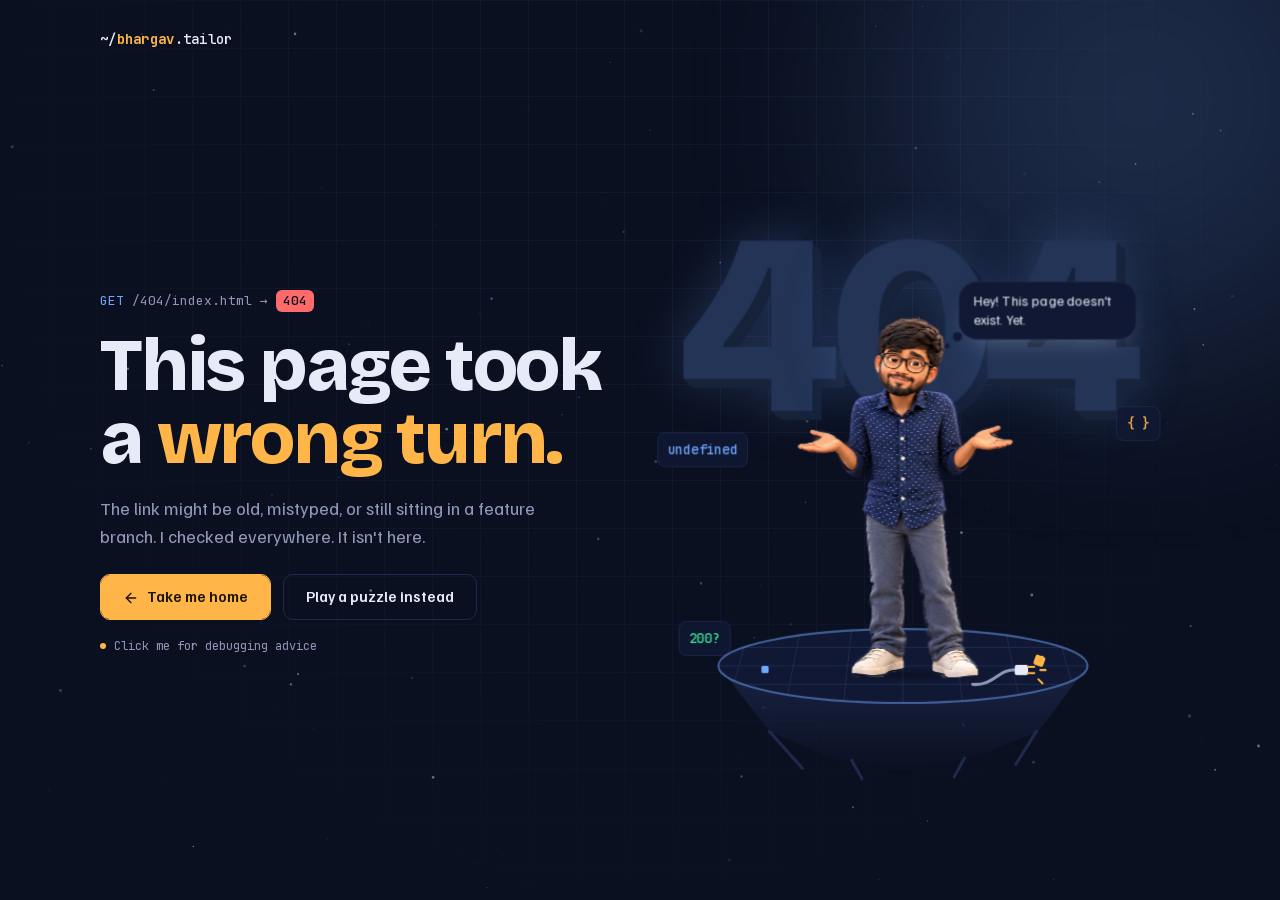
<file: 404/index.html>
<!DOCTYPE html><html lang="en" class="_4pkBmW_variable _vODYq_variable UtJNba_variable dark"><head><meta charSet="utf-8"/><meta name="viewport" content="width=device-width, initial-scale=1, viewport-fit=cover"/><link rel="preload" as="image" href="/images/bhargav-shrug.webp" fetchPriority="high"/><link rel="stylesheet" href="/_next/static/chunks/1mhkop3_z-u8g.css" data-precedence="next"/><link rel="stylesheet" href="/_next/static/chunks/13ctzvyvsbet2.css" data-precedence="next"/><link rel="preload" as="script" fetchPriority="low" href="/_next/static/chunks/25xiitvori_gv.js"/><script src="/_next/static/chunks/3_f5va415vc2p.js" async=""></script><script src="/_next/static/chunks/1iv4vim_vqh4e.js" async=""></script><script src="/_next/static/chunks/2hz-cgvf2empn.js" async=""></script><script src="/_next/static/chunks/turbopack-3-ry682tkyiqk.js" async=""></script><script src="/_next/static/chunks/2m4wqg_x9e15i.js" async=""></script><script src="/_next/static/chunks/1cabfpy260x9g.js" async=""></script><script src="/_next/static/chunks/0587qoacb0hk-.js" async=""></script><meta name="robots" content="noindex"/><meta name="theme-color" content="#0b1020" media="(prefers-color-scheme: dark)"/><meta name="theme-color" content="#f3f5fb" media="(prefers-color-scheme: light)"/><title>Page not found · Bhargav Tailor</title><meta name="description" content="Principal Engineer with 10+ years building scalable web platforms. Frontend architecture, product engineering and AI-driven development with LLMs and MCP."/><meta name="application-name" content="Bhargav Tailor"/><link rel="author" href="https://ibhargavtaillor.github.io"/><meta name="author" content="Bhargav Tailor"/><link rel="manifest" href="/manifest.webmanifest"/><meta name="keywords" content="Bhargav Tailor,Principal Engineer,AI Engineering,Product Engineering,Frontend Architecture,MCP,LLM Integration,React,Next.js,TypeScript,Portfolio"/><meta name="creator" content="Bhargav Tailor"/><meta name="robots" content="noindex, follow"/><link rel="canonical" href="https://ibhargavtaillor.github.io/"/><meta property="og:title" content="Bhargav Tailor — Principal Engineer, AI &amp; Frontend Architecture"/><meta property="og:description" content="Principal Engineer with 10+ years building scalable web platforms. Frontend architecture, product engineering and AI-driven development with LLMs and MCP."/><meta property="og:url" content="https://ibhargavtaillor.github.io/"/><meta property="og:site_name" content="Bhargav Tailor"/><meta property="og:locale" content="en_US"/><meta property="og:image" content="https://ibhargavtaillor.github.io/og-image.png"/><meta property="og:image:type" content="image/png"/><meta property="og:image:width" content="1200"/><meta property="og:image:height" content="630"/><meta property="og:image:alt" content="Bhargav Tailor, Principal Engineer"/><meta property="og:type" content="profile"/><meta property="profile:first_name" content="Bhargav"/><meta property="profile:last_name" content="Tailor"/><meta name="twitter:card" content="summary_large_image"/><meta name="twitter:title" content="Bhargav Tailor — Principal Engineer, AI &amp; Frontend Architecture"/><meta name="twitter:description" content="Principal Engineer with 10+ years building scalable web platforms. Frontend architecture, product engineering and AI-driven development with LLMs and MCP."/><meta name="twitter:image" content="https://ibhargavtaillor.github.io/og-image.png"/><meta name="twitter:image:alt" content="Bhargav Tailor, Principal Engineer"/><meta name="twitter:image:type" content="image/png"/><meta name="twitter:image:width" content="1200"/><meta name="twitter:image:height" content="630"/><link rel="icon" href="/favicon.ico?favicon.1-p7xjzp1m18c.ico" sizes="48x48" type="image/x-icon"/><link rel="apple-touch-icon" href="/apple-icon.png?apple-icon.0qvm8lzhjwhud.png" sizes="180x180" type="image/png"/><meta name="next-size-adjust" content=""/><script src="/_next/static/chunks/0cz1d0mv5g_q7.js" noModule=""></script></head><body><div hidden=""><!--$--><!--/$--></div><script>((a,b,c,d,e,f,g,h)=>{let i=document.documentElement,j=["light","dark"];function k(b){var c;(Array.isArray(a)?a:[a]).forEach(a=>{let c="class"===a,d=c&&f?e.map(a=>f[a]||a):e;c?(i.classList.remove(...d),i.classList.add(f&&f[b]?f[b]:b)):i.setAttribute(a,b)}),c=b,h&&j.includes(c)&&(i.style.colorScheme=c)}if(d)k(d);else try{let a=localStorage.getItem(b)||c,d=g&&"system"===a?window.matchMedia("(prefers-color-scheme: dark)").matches?"dark":"light":a;k(d)}catch(a){}})("class","pf-theme","dark",null,["light","dark"],null,false,true)</script><div class="relative flex min-h-dvh flex-col overflow-x-clip px-4"><div class="e2CX7a_grid" aria-hidden="true"></div><div class="e2CX7a_glow" aria-hidden="true"></div><canvas aria-hidden="true" class="pointer-events-none fixed inset-0 -z-1 size-full"></canvas><div class="mx-auto w-full max-w-[1080px] py-6"><a class="font-mono text-sm font-medium tracking-[0.02em] no-underline" href="/#top">~/<b class="text-primary">bhargav</b>.tailor</a></div><main class="mx-auto w-full max-w-[1080px] grid flex-1 grid-cols-1 items-center gap-2 pb-8 min-[860px]:grid-cols-[minmax(0,1fr)_minmax(0,1.1fr)] min-[860px]:gap-6"><div class="flex min-w-0 flex-col items-start gap-[18px]"><p class="m-0 flex min-h-[1.6em] flex-wrap items-center gap-2 font-mono text-[13px] text-muted-foreground"><span class="text-highlight">GET</span><span class="[overflow-wrap:anywhere]"></span><span aria-hidden="true">→</span><span class="rounded-sm bg-destructive px-[7px] py-px font-medium text-background">404</span></p><h1 class="m-0 font-heading font-extrabold tracking-[-0.03em] text-balance text-[clamp(40px,6vw,74px)] leading-[0.98]">This page took a <em class="text-primary not-italic">wrong turn.</em></h1><p class="m-0 max-w-[46ch] text-lg text-muted-foreground">The link might be old, mistyped, or still sitting in a feature branch. I checked everywhere. It isn&#x27;t here.</p><div class="mt-1.5 flex flex-wrap gap-3"><a data-slot="button" data-variant="brand" data-size="xl" class="group/button inline-flex shrink-0 items-center justify-center border bg-clip-padding whitespace-nowrap transition-all outline-none select-none focus-visible:border-ring focus-visible:ring-3 focus-visible:ring-ring/50 active:not-aria-[haspopup]:translate-y-px disabled:pointer-events-none disabled:opacity-50 aria-invalid:border-destructive aria-invalid:ring-3 aria-invalid:ring-destructive/20 dark:aria-invalid:border-destructive/50 dark:aria-invalid:ring-destructive/40 [&amp;_svg]:pointer-events-none [&amp;_svg]:shrink-0 [&amp;_svg:not([class*=&#x27;size-&#x27;])]:size-4 border-primary bg-primary text-primary-foreground hover:-translate-y-0.5 hover:border-primary h-auto gap-2 rounded-[10px] px-[22px] py-[14px] text-[15px] leading-none font-semibold" href="/"><svg xmlns="http://www.w3.org/2000/svg" width="24" height="24" viewBox="0 0 24 24" fill="none" stroke="currentColor" stroke-width="2" stroke-linecap="round" stroke-linejoin="round" class="lucide lucide-arrow-left translate-y-px" aria-hidden="true"><path d="m12 19-7-7 7-7"></path><path d="M19 12H5"></path></svg>Take me home</a><a data-slot="button" data-variant="line" data-size="xl" class="group/button inline-flex shrink-0 items-center justify-center border bg-clip-padding whitespace-nowrap transition-all outline-none select-none focus-visible:border-ring focus-visible:ring-3 focus-visible:ring-ring/50 active:not-aria-[haspopup]:translate-y-px disabled:pointer-events-none disabled:opacity-50 aria-invalid:border-destructive aria-invalid:ring-3 aria-invalid:ring-destructive/20 dark:aria-invalid:border-destructive/50 dark:aria-invalid:ring-destructive/40 [&amp;_svg]:pointer-events-none [&amp;_svg]:shrink-0 [&amp;_svg:not([class*=&#x27;size-&#x27;])]:size-4 border-border bg-transparent text-foreground hover:-translate-y-0.5 hover:border-primary h-auto gap-2 rounded-[10px] px-[22px] py-[14px] text-[15px] leading-none font-semibold" href="/#play">Play a puzzle instead</a></div><span class="flex items-center gap-2 font-mono text-xs text-muted-foreground"><span aria-hidden="true" class="inline-block shrink-0 rounded-full shadow-[0_0_0_0_color-mix(in_srgb,var(--success)_55%,transparent)] animate-ping-dot-fast size-1.5 bg-primary"></span>Click me for debugging advice</span></div><section class="bTXElq_stage" aria-label="Bhargav&#x27;s cartoon character on a floating island"><div class="bTXElq_scene"><div class="bTXElq_big404" aria-hidden="true"><span>4</span><span class="bTXElq_glitch"><span class="bTXElq_wobble">0</span></span><span>4</span></div><div class="bTXElq_chips" aria-hidden="true"><span class="bTXElq_chip bTXElq_chipA">undefined</span><span class="bTXElq_chip bTXElq_chipB">{ }</span><span class="bTXElq_chip bTXElq_chipC">200?</span></div><div class="bTXElq_ground"><svg class="bTXElq_island" viewBox="0 0 380 150" aria-hidden="true"><defs><linearGradient id="island-side" x1="0" y1="0" x2="0" y2="1"><stop offset="0" style="stop-color:var(--secondary)"></stop><stop offset="1" style="stop-color:var(--secondary);stop-opacity:0"></stop></linearGradient><clipPath id="island-top"><ellipse cx="190" cy="40" rx="180" ry="36"></ellipse></clipPath></defs><path d="M10 40 L60 104 L120 130 L190 146 L262 128 L322 104 L370 40Z" fill="url(#island-side)"></path><path class="bTXElq_roots" d="M60 104 L92 140 M140 132 L150 150 M250 130 L240 148 M320 104 L300 136"></path><ellipse class="bTXElq_top" cx="190" cy="40" rx="180" ry="36"></ellipse><g class="bTXElq_lines" clip-path="url(#island-top)"><path d="M10 22 H370 M10 40 H370 M10 58 H370"></path><path d="M40 4 L20 76 M90 4 L76 76 M140 4 L132 76 M190 4 V76 M240 4 L248 76 M290 4 L304 76 M340 4 L360 76"></path></g><ellipse class="bTXElq_rim" cx="190" cy="40" rx="180" ry="36"></ellipse><rect class="bTXElq_cubeA" x="318" y="30" width="10" height="10" rx="2" transform="rotate(20 323 35)"></rect><rect class="bTXElq_cubeB" x="52" y="40" width="7" height="7" rx="1.5"></rect><path class="bTXElq_cable" d="M258 58 C278 60 284 42 300 44"></path><rect class="bTXElq_plug" x="299" y="39" width="13" height="10" rx="2"></rect><path class="bTXElq_spark" d="M312 41 h6 M312 47 h6 M322 35 l4 -4 M324 44 h5 M322 53 l4 4"></path></svg><div class="bTXElq_hero"><div class="bTXElq_character"><div class="relative w-full" style="aspect-ratio:535 / 815"><img alt="Bhargav as a 3D cartoon character, shrugging" fetchPriority="high" loading="eager" width="447" height="719" decoding="async" data-nimg="1" class="absolute h-auto" style="color:transparent;left:8.224299065420562%;top:8.588957055214724%;width:83.55140186915888%" src="/images/bhargav-shrug.webp"/><canvas aria-hidden="true" class="absolute inset-0 size-full opacity-0 "></canvas></div></div><button type="button" class="bTXElq_poke" aria-label="Ask Bhargav&#x27;s character for debugging advice"></button></div><div class="k23DdG_thought bTXElq_thought" aria-live="polite"><p class="k23DdG_bubble">Hey! This page doesn&#x27;t exist. Yet.</p><i aria-hidden="true"></i><i aria-hidden="true"></i></div></div></div></section></main></div><!--$--><!--/$--><script type="application/ld+json">[{"@context":"https://schema.org","@type":"Person","name":"Bhargav Tailor","jobTitle":"Principal Engineer","url":"https://ibhargavtaillor.github.io","image":"https://ibhargavtaillor.github.io/images/bhargav-tailor.jpg","email":"mailto:bhargavtailor6@gmail.com","address":{"@type":"PostalAddress","addressRegion":"Gujarat","addressCountry":"IN"},"worksFor":{"@type":"Organization","name":"Docyt","url":"https://app.docyt.com/"},"alumniOf":{"@type":"CollegeOrUniversity","name":"Charotar University of Science and Technology"},"knowsLanguage":["English","Hindi","Gujarati"],"knowsAbout":["AI Engineering","LLM Integration","MCP","Frontend Architecture","React","Next.js","TypeScript","Node.js","GraphQL"],"sameAs":["https://www.linkedin.com/in/bhargav-tailor-3b46b689/","https://github.com/ibhargavtaillor","https://medium.com/@bhargavtailor","https://about.me/bhargav_tailor"]},{"@context":"https://schema.org","@type":"WebSite","name":"Bhargav Tailor","url":"https://ibhargavtaillor.github.io","description":"Principal Engineer with 10+ years building scalable web platforms. Frontend architecture, product engineering and AI-driven development with LLMs and MCP.","inLanguage":"en","author":{"@type":"Person","name":"Bhargav Tailor"}}]</script><script id="_R_">(globalThis["TURBOPACK"] || (globalThis["TURBOPACK"] = [])).push({"otherChunks":["static/chunks/25xiitvori_gv.js","static/chunks/3_f5va415vc2p.js","static/chunks/1iv4vim_vqh4e.js","static/chunks/2hz-cgvf2empn.js"],"runtimeModuleIds":[20377]});</script><script src="/_next/static/chunks/25xiitvori_gv.js" async=""></script><script>(self.__next_f=self.__next_f||[]).push([0])</script><script>self.__next_f.push([1,"1:\"$Sreact.fragment\"\n2:\"/_next/static/chunks/2m4wqg_x9e15i.js\"\n3:\"/_next/static/chunks/1cabfpy260x9g.js\"\n4:\"/_next/static/chunks/0587qoacb0hk-.js\"\n5:I[38246,[\"$2\",\"$3\",\"$4\"],\"ThemeProvider\"]\n6:I[63689,[\"$2\",\"$3\"],\"default\"]\n7:I[1498,[\"$2\",\"$3\"],\"default\"]\n8:I[23887,[\"$2\",\"$3\",\"$4\"],\"Backdrop\"]\n9:I[24657,[\"$2\",\"$3\",\"$4\"],\"Starfield\"]\na:I[85348,[\"$2\",\"$3\",\"$4\"],\"\"]\nb:I[59114,[\"$2\",\"$3\",\"$4\"],\"RequestLine\"]\nc:I[27541,[\"$2\",\"$3\",\"$4\"],\"default\"]\n17:I[46505,[\"$2\",\"$3\"],\"default\",1]\n:HL[\"/_next/static/chunks/1mhkop3_z-u8g.css\",\"style\"]\n:HL[\"/_next/static/chunks/13ctzvyvsbet2.css\",\"style\"]\n13:X\n14:[[\"children\",{\"s\":\"__PAGE__\",\"h\":512,\"d\":{\"r\":\"$L15\",\"p\":false,\"v\":null}}]]\n11:[[\"children\",{\"s\":\"/_not-found\",\"h\":512,\"d\":{\"r\":\"$L12\",\"p\":false,\"v\":\"$13\"},\"c\":\"$Q14\"}]]\n0:{\"P\":null,\"c\":[\"\",\"_not-found\",\"\"],\"q\":\"\",\"i\":false,\"t\":{\"t\":{\"s\":\"\",\"h\":528,\"d\":{\"r\":[\"$\",\"$1\",\"c\",{\"children\":[[[\"$\",\"link\",\"0\",{\"rel\":\"stylesheet\",\"href\":\"/_next/static/chunks/1mhkop3_z-u8g.css\",\"precedence\":\"next\",\"crossOrigin\":\"$undefined\",\"nonce\":\"$undefined\"}],[\"$\",\"link\",\"1\",{\"rel\":\"stylesheet\",\"href\":\"/_next/static/chunks/13ctzvyvsbet2.css\",\"precedence\":\"next\",\"crossOrigin\":\"$undefined\",\"nonce\":\"$undefined\"}],[\"$\",\"script\",\"script-0\",{\"src\":\"/_next/static/chunks/2m4wqg_x9e15i.js\",\"async\":true,\"nonce\":\"$undefined\"}],[\"$\",\"script\",\"script-1\",{\"src\":\"/_next/static/chunks/1cabfpy260x9g.js\",\"async\":true,\"nonce\":\"$undefined\"}]],[\"$\",\"html\",null,{\"lang\":\"en\",\"className\":\"_4pkBmW_variable _vODYq_variable UtJNba_variable dark\",\"suppressHydrationWarning\":true,\"children\":[\"$\",\"body\",null,{\"children\":[[\"$\",\"$L5\",null,{\"attribute\":\"class\",\"defaultTheme\":\"dark\",\"enableSystem\":false,\"storageKey\":\"pf-theme\",\"disableTransitionOnChange\":true,\"children\":[[\"$\",\"$L6\",null,{\"parallelRouterKey\":\"children\",\"error\":\"$undefined\",\"errorStyles\":\"$undefined\",\"errorScripts\":\"$undefined\",\"template\":[\"$\",\"$L7\",null,{}],\"templateStyles\":\"$undefined\",\"templateScripts\":\"$undefined\",\"notFound\":[[\"$\",\"div\",null,{\"className\":\"relative flex min-h-dvh flex-col overflow-x-clip px-4\",\"children\":[[\"$\",\"$L8\",null,{}],[\"$\",\"$L9\",null,{}],[\"$\",\"div\",null,{\"className\":\"mx-auto w-full max-w-[1080px] py-6\",\"children\":[\"$\",\"$La\",null,{\"href\":\"/#top\",\"className\":\"font-mono text-sm font-medium tracking-[0.02em] no-underline\",\"children\":[\"~/\",[\"$\",\"b\",null,{\"className\":\"text-primary\",\"children\":\"bhargav\"}],\".tailor\"]}]}],[\"$\",\"main\",null,{\"className\":\"mx-auto w-full max-w-[1080px] grid flex-1 grid-cols-1 items-center gap-2 pb-8 min-[860px]:grid-cols-[minmax(0,1fr)_minmax(0,1.1fr)] min-[860px]:gap-6\",\"children\":[[\"$\",\"div\",null,{\"className\":\"flex min-w-0 flex-col items-start gap-[18px]\",\"children\":[[\"$\",\"$Lb\",null,{}],[\"$\",\"h1\",null,{\"className\":\"m-0 font-heading font-extrabold tracking-[-0.03em] text-balance text-[clamp(40px,6vw,74px)] leading-[0.98]\",\"children\":[\"This page took a \",[\"$\",\"em\",null,{\"className\":\"text-primary not-italic\",\"children\":\"wrong turn.\"}]]}],[\"$\",\"p\",null,{\"className\":\"m-0 max-w-[46ch] text-lg text-muted-foreground\",\"children\":\"The link might be old, mistyped, or still sitting in a feature branch. I checked everywhere. It isn't here.\"}],[\"$\",\"div\",null,{\"className\":\"mt-1.5 flex flex-wrap gap-3\",\"children\":[[\"$\",\"$La\",null,{\"href\":\"/\",\"children\":[[\"$\",\"$Lc\",null,{\"ref\":\"$undefined\",\"icon\":{\"name\":\"arrow-left\",\"size\":24,\"node\":[[\"path\",{\"d\":\"m12 19-7-7 7-7\",\"key\":\"1l729n\"}],[\"path\",{\"d\":\"M19 12H5\",\"key\":\"x3x0zl\"}]]},\"className\":\"translate-y-px\",\"aria-hidden\":\"true\"}],\"Take me home\"],\"data-slot\":\"button\",\"data-variant\":\"brand\",\"data-size\":\"xl\",\"className\":\"group/button inline-flex shrink-0 items-center justify-center border bg-clip-padding whitespace-nowrap transition-all outline-none select-none focus-visible:border-ring focus-visible:ring-3 focus-visible:ring-ring/50 active:not-aria-[haspopup]:translate-y-px disabled:pointer-events-none disabled:opacity-50 aria-invalid:border-destructive aria-invalid:ring-3 aria-invalid:ring-destructive/20 dark:aria-invalid:border-destructive/50 dark:aria-invalid:ring-destructive/40 [\u0026_svg]:pointer-events-none [\u0026_svg]:shrink-0 [\u0026_svg:not([class*='size-'])]:size-4 border-primary bg-primary text-primary-foreground hover:-translate-y-0.5 hover:border-primary h-auto gap-2 rounded-[10px] px-[22px] py-[14px] text-[15px] leading-none font-semibold\",\"ref\":null}],[\"$\",\"$La\",null,{\"href\":\"/#play\",\"children\":\"Play a puzzle instead\",\"data-slot\":\"button\",\"data-variant\":\"line\",\"data-size\":\"xl\",\"className\":\"group/button inline-flex shrink-0 items-center justify-center border bg-clip-padding whitespace-nowrap transition-all outline-none select-none focus-visible:border-ring focus-visible:ring-3 focus-visible:ring-ring/50 active:not-aria-[haspopup]:translate-y-px disabled:pointer-events-none disabled:opacity-50 aria-invalid:border-destructive aria-invalid:ring-3 aria-invalid:ring-destructive/20 dark:aria-invalid:border-destructive/50 dark:aria-invalid:ring-destructive/40 [\u0026_svg]:pointer-events-none [\u0026_svg]:shrink-0 [\u0026_svg:not([class*='size-'])]:size-4 border-border bg-transparent text-foreground hover:-translate-y-0.5 hover:border-primary h-auto gap-2 rounded-[10px] px-[22px] py-[14px] text-[15px] leading-none font-semibold\",\"ref\":null}]]}],\"$Ld\"]}],\"$Le\"]}]]}],[]],\"forbidden\":\"$undefined\",\"unauthorized\":\"$undefined\"}],\"$Lf\"]}],\"$L10\"]}]}]]}],\"p\":false,\"v\":null},\"c\":\"$Q11\"},\"h\":{\"r\":\"$L16\",\"p\":false,\"v\":null}},\"m\":\"$undefined\",\"G\":[\"$17\",[\"$L18\",\"$L19\"]],\"S\":true,\"r\":\"$undefined\",\"s\":\"$undefined\",\"a\":\"$undefined\",\"l\":\"$undefined\",\"p\":\"$undefined\",\"d\":\"$undefined\",\"b\":\"n-NIXCFzyJIUdtK4wjd2b\"}\n1a:I[24595,[\"$2\",\"$3\",\"$4\"],\"NotFoundStage\"]\n1b:I[4791,[\"$2\",\"$3\",\"$4\"],\"ClickEffects\"]\n1d:I[31655,[\"$2\",\"$3\"],\"OutletBoundary\"]\n1e:\"$Sreact.suspense\"\n20:\"ViewportBoundary\"\n21:I[31655,[\"$2\",\"$3\"],\"$20\"]\n23:\"MetadataBoundary\"\n24:I[31655,[\"$2\",\"$3\"],\"$23\"]\nd:[\"$\",\"span\",null,{\"className\":\"flex items-center gap-2 font-mono text-xs text-muted-foreground\",\"children\":[[\"$\",\"span\",null,{\"aria-hidden\":\"true\",\"className\":\"inline-block shrink-0 rounded-full shadow-[0_0_0_0_color-mix(in_srgb,var(--success)_55%,transparent)] animate-ping-dot-fast size-1.5 bg-primary\"}],\"Click me for debugging advice\"]}]\ne:[\"$\",\"$L1a\",null,{}]\nf:[\"$\",\"$L1b\",null,{}]\n1c:T4d4,[{\"@context\":\"https://schema.org\",\"@type\":\"Person\",\"name\":\"Bhargav Tailor\",\"jobTitle\":\"Principal Engineer\",\"url\":\"https://ibhargavtaillor.github.io\",\"image\":\"https://ibhargavtaillor.github.io/images/bhargav-tailor.jpg\",\"email\":\"mailto:bhargavtailor6@gmail.com\",\"address\":{\"@type\":\"PostalAddress\",\"addressRegion\":\"Gujarat\",\"addressCountry\":\"IN\"},\"worksFor\":{\"@type\":\"Organization\",\"name\":\"Docyt\",\"url\":\"https://app.docyt.com/\"},\"alumniOf\":{\"@type\":\"CollegeOrUniversity\",\"name\":\"Charotar University of Science and Technology\"},\"knowsLanguage\":[\"English\",\"Hindi\",\"Gujarati\"],\"knowsAbout\":[\"AI Engineering\",\"LLM Integration\",\"MCP\",\"Frontend Architecture\",\"React\",\"Next.js\",\"TypeScript\",\"Node.js\",\"GraphQL\"],\"sameAs\":[\"https://www.linkedin.com/in/bhargav-tailor-3b46b689/\",\"https://github.com/ibhargavtaillor\",\"https://medium.com/@bhargavtailor\",\"https://about.me/bhargav_tailor\"]},{\"@context\":\"https://schema.org\",\"@type\":\"WebSite\",\"name\":\"Bhargav Tailor\",\"url\":\"https://ibhargavtaillor.github.io\",\"description\":\"Principal Engineer with 10+ years building scalable web platforms. Frontend architecture, product engineering and AI-driven development with LLMs and MCP.\",\"inLanguage\":\"en\",\"author\":{\"@type\":\"Person\",\"name\":\"Bhargav Tailor\"}}]10:[\"$\",\"script\",null,{\"type\":\"application/ld+json\",\"dangerouslySetInnerHTML\":{\"__html\":\"$1c\"}}]\n12:[\"$\",\"$1\",\"c\",{\"children\":[null,[\"$\",\"$L6\",null,{\"parallelRouterKey\":\"children\",\"error\":\"$undefined\",\"errorStyles\":\"$undefined\",\"errorScripts\":\"$undefined\",\"template\":[\"$\",\"$L7\",null,{}],\"templateStyles\":\"$undefined\",\"templateScripts\":\"$undefined\",\"notFound\":\"$undefined\",\"forbidden\":\"$undefined\",\"unauthorized\":\"$undefined\"}]]}]\n15:[\"$\",\"$1\",\"c\",{\"children\":[[\"$\",\"div\",null,{\"className\":\"relative flex min-h-dvh flex-col overflow-x-clip px-4\",\"children\":[[\"$\",\"$L8\",null,{}],[\"$\",\"$L9\",null,{}],[\"$\",\"div\",null,{\"className\":\"mx-auto w-full max-w-[1080px] py-6\",\"children\":[\"$\",\"$La\",null,{\"href\":\"/#top\",\"className\":\"font-mono text-sm font-medium tracking-[0.02em] no-underline\",\"children\":[\"~/\",[\"$\",\"b\",null,{\"className\":\"text-primary\",\"children\":\"bhargav\"}],\".tailor\"]}]}],[\"$\",\"main\",null,{\"className\":\"mx-auto w-full max-w-[1080px] grid flex-1 grid-cols-1 items-center gap-2 pb-8 min-[860px]:grid-cols-[minmax(0,1fr)_minmax(0,1.1fr)] min-[860px]:gap-6\",\"children\":[[\"$\",\"div\",null,{\"className\":\"flex min-w-0 flex-col items-start gap-[18px]\",\"children\":[[\"$\",\"$Lb\",null,{}],[\"$\",\"h1\",null,{\"className\":\"m-0 font-heading font-extrabold tracking-[-0.03em] text-balance text-[clamp(40px,6vw,74px)] leading-[0.98]\",\"children\":[\"This page took a \",[\"$\",\"em\",null,{\"className\":\"text-primary not-italic\",\"children\":\"wrong turn.\"}]]}],[\"$\",\"p\",null,{\"className\":\"m-0 max-w-[46ch] text-lg text-muted-foreground\",\"children\":\"The link might be old, mistyped, or still sitting in a feature branch. I checked everywhere. It isn't here.\"}],[\"$\",\"div\",null,{\"className\":\"mt-1.5 flex flex-wrap gap-3\",\"children\":[[\"$\",\"$La\",null,{\"href\":\"/\",\"children\":[[\"$\",\"$Lc\",null,{\"ref\":\"$undefined\",\"icon\":\"$0:t:t:d:r:props:children:1:props:children:props:children:0:props:children:0:props:notFound:0:props:children:3:props:children:0:props:children:3:props:children:0:props:children:0:props:icon\",\"className\":\"translate-y-px\",\"aria-hidden\":\"true\"}],\"Take me home\"],\"data-slot\":\"button\",\"data-variant\":\"brand\",\"data-size\":\"xl\",\"className\":\"group/button inline-flex shrink-0 items-center justify-center border bg-clip-padding whitespace-nowrap transition-all outline-none select-none focus-visible:border-ring focus-visible:ring-3 focus-visible:ring-ring/50 active:not-aria-[haspopup]:translate-y-px disabled:pointer-events-none disabled:opacity-50 aria-invalid:border-destructive aria-invalid:ring-3 aria-invalid:ring-destructive/20 dark:aria-invalid:border-destructive/50 dark:aria-invalid:ring-destructive/40 [\u0026_svg]:pointer-events-none [\u0026_svg]:shrink-0 [\u0026_svg:not([class*='size-'])]:size-4 border-primary bg-primary text-primary-foreground hover:-translate-y-0.5 hover:border-primary h-auto gap-2 rounded-[10px] px-[22px] py-[14px] text-[15px] leading-none font-semibold\",\"ref\":null}],[\"$\",\"$La\",null,{\"href\":\"/#play\",\"children\":\"Play a puzzle instead\",\"data-slot\":\"button\",\"data-variant\":\"line\",\"data-size\":\"xl\",\"className\":\"group/button inline-flex shrink-0 items-center justify-center border bg-clip-padding whitespace-nowrap transition-all outline-none select-none focus-visible:border-ring focus-visible:ring-3 focus-visible:ring-ring/50 active:not-aria-[haspopup]:translate-y-px disabled:pointer-events-none disabled:opacity-50 aria-invalid:border-destructive aria-invalid:ring-3 aria-invalid:ring-destructive/20 dark:aria-invalid:border-destructive/50 dark:aria-invalid:ring-destructive/40 [\u0026_svg]:pointer-events-none [\u0026_svg]:shrink-0 [\u0026_svg:not([class*='size-'])]:size-4 border-border bg-transparent text-foreground hover:-translate-y-0.5 hover:border-primary h-auto gap-2 rounded-[10px] px-[22px] py-[14px] text-[15px] leading-none font-semibold\",\"ref\":null}]]}],[\"$\",\"span\",null,{\"className\":\"flex items-center gap-2 font-mono text-xs text-muted-foreground\",\"children\":[[\"$\",\"span\",null,{\"aria-hidden\":\"true\",\"className\":\"inline-block shrink-0 rounded-full shadow-[0_0_0_0_color-mix(in_srgb,var(--success)_55%,transparent)] animate-ping-dot-fast size-1.5 bg-primary\"}],\"Click me for debugging advice\"]}]]}],[\"$\",\"$L1a\",null,{}]]}]]}],[[\"$\",\"script\",\"script-0\",{\"src\":\"/_next/static/chunks/0587qoacb0hk-.js\",\"async\":true,\"nonce\":\"$undefined\"}]],[\"$\",\"$L1d\",null,{\"children\":[\"$\",\"$1e\",null,{\"name\":\"Next.MetadataOutlet\",\"children\":\"$@1f\"}]}]]}]\n16:[\"$\",\"$1\",\"h\",{\"children\":[[\"$\",\"meta\",null,{\"name\":\"robots\",\"content\":\"noindex\"}],[\"$\",\"$L21\",null,{\"children\":\"$L22\"}],[\"$\",\"$L24\",null,{\"children\":[[\"$\",\"div\",null,{\"hidden\":true,\"children\":[\"$\",\"$1e\",null,{\"name\":\"Next.Metadata\",\"children\":\"$L25\"}]}],null]}],[\"$\",\"meta\",null,{\"name\":\"next-size-adjust\",\"content\":\"\"}]]}]\n18:[\"$\",\"link\",\"0\",{\"rel\":\"stylesheet\",\"href\":\"/_next/static/chunks/1mhkop3_z-u8g.css\",\"precedence\":\"next\",\"crossOrigin\":\"$undefined\",\"nonce\":\"$undefined\"}]\n19:[\"$\",\"link\",\"1\",{\"rel\":\"stylesheet\",\"href\":\"/_next/static/chunks/13ctzvyvsbet2.css\",\"precedence\":\"next\",\"crossOrigin\":\"$undefined\",\"nonce\":\"$undefined\"}]\n13:C\n22:[[\"$\",\"meta\",\"0\",{\"charSet\":\"utf-8\"}],[\"$\",\"meta\",\"1\",{\"name\":\"viewport\",\"content\":\"width=device-width, initial-scale=1, viewport-fit=cover\"}],[\"$\",\"meta\",\"2\",{\"name\":\"theme-color\",\"content\":\"#0b1020\",\"media\":\"(prefers-color-scheme: dark)\"}],[\"$\",\"meta\",\"3\",{\"name\":\"theme-color\",\"content\":\"#f3f5fb\",\"media\":\"(prefers-color-scheme: light)\"}]]\n26:I[13426,[\"$2\",\"$3\"],\"IconMark\"]\n1f:null\n25:[[\"$\",\"title\",\"0\",{\"children\":\"Page not found · Bhargav Tailor\"}],[\"$\",\"meta\",\"1\",{\"name\":\"description\",\"content\":\"Principal Engineer with 10+ years building scalable web platforms. Frontend architecture, product engineering and AI-driven development with LLMs and MCP.\"}],[\"$\",\"meta\",\"2\",{\"name\":\"application-name\",\"content\":\"Bhargav Tailor\"}],[\"$\",\"link\",\"3\",{\"rel\":\"author\",\"href\":\"https://ibhargavtaillor.github.io\"}],[\"$\",\"meta\",\"4\",{\"name\":\"author\",\"content\":\"Bhargav Tailor\"}],[\"$\",\"link\",\"5\",{\"rel\":\"manifest\",\"href\":\"/manifest.webmanifest\",\"crossOrigin\":\"$undefined\"}],[\"$\",\"meta\",\"6\",{\"name\":\"keywords\",\"content\":\"Bhargav Tailor,Principal Engineer,AI Engineering,Product Engineering,Frontend Architecture,MCP,LLM Integration,React,Next.js,TypeScript,Portfolio\"}],[\"$\",\"meta\",\"7\",{\"name\":\"creator\",\"content\":\"Bhargav Tailor\"}],[\"$\",\"meta\",\"8\",{\"name\":\"robots\",\"content\":\"noindex, follow\"}],[\"$\",\"link\",\"9\",{\"rel\":\"canonical\",\"href\":\"https://ibhargavtaillor.github.io/\"}],[\"$\",\"meta\",\"10\",{\"property\":\"og:title\",\"content\":\"Bhargav Tailor — Principal Engineer, AI \u0026 Frontend Architecture\"}],[\"$\",\"meta\",\"11\",{\"property\":\"og:description\",\"content\":\"Principal Engineer with 10+ years building scalable web platforms. Frontend architecture, product engineering and AI-driven development with LLMs and MCP.\"}],[\"$\",\"meta\",\"12\",{\"property\":\"og:url\",\"content\":\"https://ibhargavtaillor.github.io/\"}],[\"$\",\"meta\",\"13\",{\"property\":\"og:site_name\",\"content\":\"Bhargav Tailor\"}],[\"$\",\"meta\",\"14\",{\"property\":\"og:locale\",\"content\":\"en_US\"}],[\"$\",\"meta\",\"15\",{\"property\":\"og:image\",\"content\":\"https://ibhargavtaillor.github.io/og-image.png\"}],[\"$\",\"meta\",\"16\",{\"property\":\"og:image:type\",\"content\":\"image/png\"}],[\"$\",\"meta\",\"17\",{\"property\":\"og:image:width\",\"content\":\"1200\"}],[\"$\",\"meta\",\"18\",{\"property\":\"og:image:height\",\"content\":\"630\"}],[\"$\",\"meta\",\"19\",{\"property\":\"og:image:alt\",\"content\":\"Bhargav Tailor, Principal Engineer\"}],[\"$\",\"meta\",\"20\",{\"property\":\"og:type\",\"content\":\"profile\"}],[\"$\",\"meta\",\"21\",{\"property\":\"profile:first_name\",\"content\":\"Bhargav\"}],[\"$\",\"meta\",\"22\",{\"property\":\"profile:last_name\",\"content\":\"Tailor\"}],[\"$\",\"meta\",\"23\",{\"name\":\"twitter:card\",\"content\":\"summary_large_image\"}],[\"$\",\"meta\",\"24\",{\"name\":\"twitter:title\",\"content\":\"Bhargav Tailor — Principal Engineer, AI \u0026 Frontend Architecture\"}],[\"$\",\"meta\",\"25\",{\"name\":\"twitter:description\",\"content\":\"Principal Engineer with 10+ years building scalable web platforms. Frontend architecture, product engineering and AI-driven development with LLMs and MCP.\"}],[\"$\",\"meta\",\"26\",{\"name\":\"twitter:image\",\"content\":\"https://ibhargavtaillor.github.io/og-image.png\"}],[\"$\",\"meta\",\"27\",{\"name\":\"twitter:image:alt\",\"content\":\"Bhargav Tailor, Principal Engineer\"}],[\"$\",\"meta\",\"28\",{\"name\":\"twitter:image:type\",\"content\":\"image/png\"}],[\"$\",\"meta\",\"29\",{\"name\":\"twitter:image:width\",\"content\":\"1200\"}],[\"$\",\"meta\",\"30\",{\"name\":\"twitter:image:height\",\"content\":\"630\"}],[\"$\",\"link\",\"31\",{\"rel\":\"icon\",\"href\":\"/favicon.ico?favicon.1-p7xjzp1m18c.ico\",\"sizes\":\"48x48\",\"type\":\"image/x-icon\"}],[\"$\",\"link\",\"32\",{\"rel\":\"apple-touch-icon\",\"href\":\"/apple-icon.png?apple-icon.0qvm8lzhjwhud.png\",\"sizes\":\"180x180\",\"type\":\"image/png\"}],[\"$\",\"$L26\",\"33\",{}]]\n"])</script></body></html>
</file>
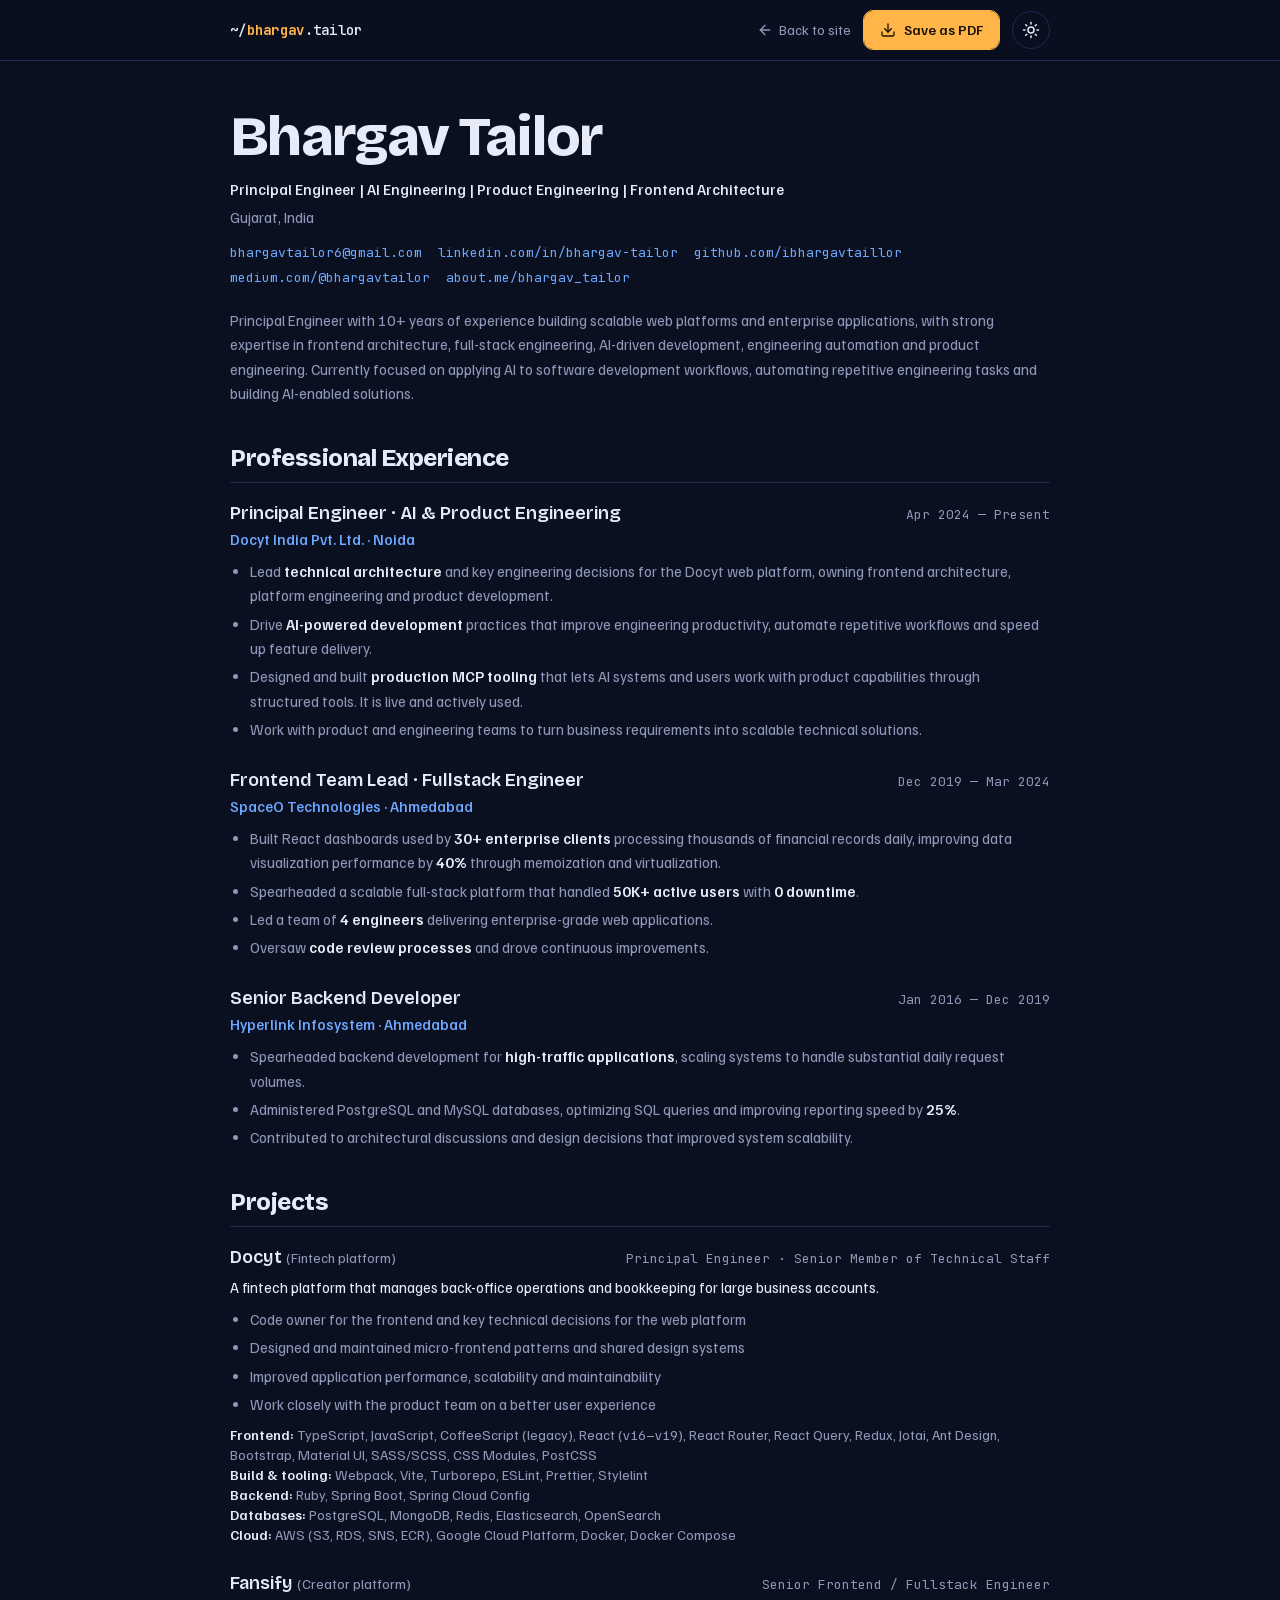
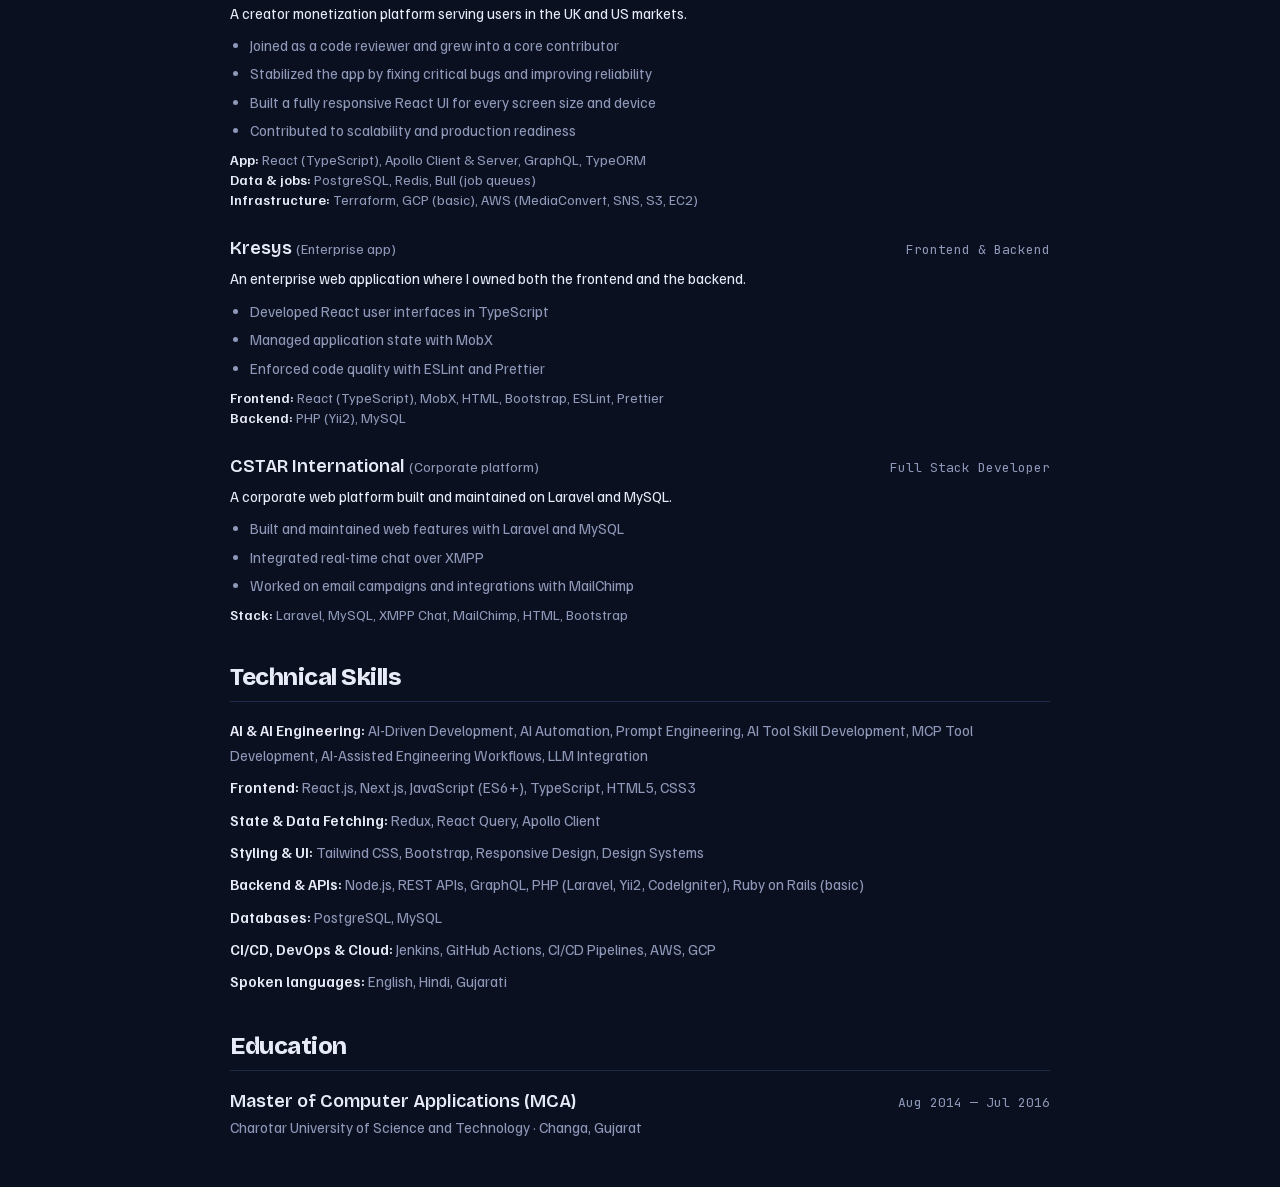
<file: resume/index.html>
<!DOCTYPE html><html lang="en" class="_4pkBmW_variable _vODYq_variable UtJNba_variable dark"><head><meta charSet="utf-8"/><meta name="viewport" content="width=device-width, initial-scale=1, viewport-fit=cover"/><link rel="preload" href="/_next/static/media/53897e768d329f66-s.p.3t6q91iet4nsy.woff2" as="font" crossorigin="" type="font/woff2"/><link rel="preload" href="/_next/static/media/8056169c9d560660-s.p.41rroleoq1br7.woff2" as="font" crossorigin="" type="font/woff2"/><link rel="preload" href="/_next/static/media/ef8193cdea9582ea-s.p.3ii__yurxaf4q.woff2" as="font" crossorigin="" type="font/woff2"/><link rel="stylesheet" href="/_next/static/chunks/1mhkop3_z-u8g.css" data-precedence="next"/><link rel="stylesheet" href="/_next/static/chunks/13ctzvyvsbet2.css" data-precedence="next"/><link rel="preload" as="script" fetchPriority="low" href="/_next/static/chunks/25xiitvori_gv.js"/><script src="/_next/static/chunks/3_f5va415vc2p.js" async=""></script><script src="/_next/static/chunks/1iv4vim_vqh4e.js" async=""></script><script src="/_next/static/chunks/2hz-cgvf2empn.js" async=""></script><script src="/_next/static/chunks/turbopack-3-ry682tkyiqk.js" async=""></script><script src="/_next/static/chunks/2m4wqg_x9e15i.js" async=""></script><script src="/_next/static/chunks/1cabfpy260x9g.js" async=""></script><script src="/_next/static/chunks/0587qoacb0hk-.js" async=""></script><meta name="theme-color" content="#0b1020" media="(prefers-color-scheme: dark)"/><meta name="theme-color" content="#f3f5fb" media="(prefers-color-scheme: light)"/><title>Résumé · Bhargav Tailor</title><meta name="description" content="Résumé of Bhargav Tailor, Principal Engineer: experience, projects, technical skills and education."/><meta name="application-name" content="Bhargav Tailor"/><link rel="author" href="https://ibhargavtaillor.github.io"/><meta name="author" content="Bhargav Tailor"/><link rel="manifest" href="/manifest.webmanifest"/><meta name="keywords" content="Bhargav Tailor,Principal Engineer,AI Engineering,Product Engineering,Frontend Architecture,MCP,LLM Integration,React,Next.js,TypeScript,Portfolio"/><meta name="creator" content="Bhargav Tailor"/><meta name="robots" content="index, follow"/><meta name="googlebot" content="index, follow, max-image-preview:large"/><link rel="canonical" href="https://ibhargavtaillor.github.io/resume/"/><meta property="og:title" content="Résumé · Bhargav Tailor"/><meta property="og:description" content="Résumé of Bhargav Tailor, Principal Engineer: experience, projects, technical skills and education."/><meta property="og:url" content="https://ibhargavtaillor.github.io/resume/"/><meta property="og:site_name" content="Bhargav Tailor"/><meta property="og:locale" content="en_US"/><meta property="og:image" content="https://ibhargavtaillor.github.io/og-image.png"/><meta property="og:image:type" content="image/png"/><meta property="og:image:width" content="1200"/><meta property="og:image:height" content="630"/><meta property="og:image:alt" content="Bhargav Tailor, Principal Engineer"/><meta property="og:type" content="profile"/><meta name="twitter:card" content="summary_large_image"/><meta name="twitter:title" content="Résumé · Bhargav Tailor"/><meta name="twitter:description" content="Résumé of Bhargav Tailor, Principal Engineer: experience, projects, technical skills and education."/><meta name="twitter:image" content="https://ibhargavtaillor.github.io/og-image.png"/><meta name="twitter:image:alt" content="Bhargav Tailor, Principal Engineer"/><meta name="twitter:image:type" content="image/png"/><meta name="twitter:image:width" content="1200"/><meta name="twitter:image:height" content="630"/><link rel="icon" href="/favicon.ico?favicon.1-p7xjzp1m18c.ico" sizes="48x48" type="image/x-icon"/><link rel="apple-touch-icon" href="/apple-icon.png?apple-icon.0qvm8lzhjwhud.png" sizes="180x180" type="image/png"/><meta name="next-size-adjust" content=""/><script src="/_next/static/chunks/0cz1d0mv5g_q7.js" noModule=""></script></head><body><div hidden=""><!--$--><!--/$--></div><script>((a,b,c,d,e,f,g,h)=>{let i=document.documentElement,j=["light","dark"];function k(b){var c;(Array.isArray(a)?a:[a]).forEach(a=>{let c="class"===a,d=c&&f?e.map(a=>f[a]||a):e;c?(i.classList.remove(...d),i.classList.add(f&&f[b]?f[b]:b)):i.setAttribute(a,b)}),c=b,h&&j.includes(c)&&(i.style.colorScheme=c)}if(d)k(d);else try{let a=localStorage.getItem(b)||c,d=g&&"system"===a?window.matchMedia("(prefers-color-scheme: dark)").matches?"dark":"light":a;k(d)}catch(a){}})("class","pf-theme","dark",null,["light","dark"],null,false,true)</script><div class="px-4"><nav aria-label="Résumé" class="sticky top-0 z-50 -mx-4 border-b bg-[color-mix(in_srgb,var(--background)_78%,transparent)] px-4 backdrop-blur-md print:hidden"><div class="mx-auto w-full flex h-[60px] max-w-[820px] items-center justify-between gap-4"><a class="font-mono text-sm font-medium tracking-[0.02em] no-underline" href="/#top">~/<b class="text-primary">bhargav</b>.tailor</a><div class="flex items-center gap-3"><a class="hidden items-center gap-1.5 text-sm text-muted-foreground no-underline hover:text-foreground sm:inline-flex" href="/"><svg xmlns="http://www.w3.org/2000/svg" width="24" height="24" viewBox="0 0 24 24" fill="none" stroke="currentColor" stroke-width="2" stroke-linecap="round" stroke-linejoin="round" class="lucide lucide-arrow-left size-4" aria-hidden="true"><path d="m12 19-7-7 7-7"></path><path d="M19 12H5"></path></svg>Back to site</a><button data-slot="button" data-variant="brand" data-size="md" class="group/button inline-flex shrink-0 items-center justify-center border bg-clip-padding whitespace-nowrap transition-all outline-none select-none focus-visible:border-ring focus-visible:ring-3 focus-visible:ring-ring/50 active:not-aria-[haspopup]:translate-y-px disabled:pointer-events-none disabled:opacity-50 aria-invalid:border-destructive aria-invalid:ring-3 aria-invalid:ring-destructive/20 dark:aria-invalid:border-destructive/50 dark:aria-invalid:ring-destructive/40 [&amp;_svg]:pointer-events-none [&amp;_svg]:shrink-0 [&amp;_svg:not([class*=&#x27;size-&#x27;])]:size-4 border-primary bg-primary text-primary-foreground hover:-translate-y-0.5 hover:border-primary h-auto gap-2 rounded-[10px] px-4 py-[11px] text-sm leading-none font-semibold print:hidden" type="button"><svg xmlns="http://www.w3.org/2000/svg" width="24" height="24" viewBox="0 0 24 24" fill="none" stroke="currentColor" stroke-width="2" stroke-linecap="round" stroke-linejoin="round" class="lucide lucide-download" aria-hidden="true"><path d="M12 15V3"></path><path d="M21 15v4a2 2 0 0 1-2 2H5a2 2 0 0 1-2-2v-4"></path><path d="m7 10 5 5 5-5"></path></svg>Save as PDF</button><button type="button" aria-label="Switch to light mode" class="grid size-[38px] shrink-0 cursor-pointer place-items-center rounded-full border bg-transparent text-foreground"><svg xmlns="http://www.w3.org/2000/svg" width="24" height="24" viewBox="0 0 24 24" fill="none" stroke="currentColor" stroke-width="2" stroke-linecap="round" stroke-linejoin="round" class="lucide lucide-sun hidden size-[18px] dark:block" aria-hidden="true"><circle cx="12" cy="12" r="4"></circle><path d="M12 2v2"></path><path d="M12 20v2"></path><path d="m4.93 4.93 1.41 1.41"></path><path d="m17.66 17.66 1.41 1.41"></path><path d="M2 12h2"></path><path d="M20 12h2"></path><path d="m6.34 17.66-1.41 1.41"></path><path d="m19.07 4.93-1.41 1.41"></path></svg><svg xmlns="http://www.w3.org/2000/svg" width="24" height="24" viewBox="0 0 24 24" fill="none" stroke="currentColor" stroke-width="2" stroke-linecap="round" stroke-linejoin="round" class="lucide lucide-moon size-[18px] dark:hidden" aria-hidden="true"><path d="M20.985 12.486a9 9 0 1 1-9.473-9.472c.405-.022.617.46.402.803a6 6 0 0 0 8.268 8.268c.344-.215.825-.004.803.401"></path></svg></button></div></div></nav><main class="mx-auto w-full max-w-[820px] py-12 print:py-0"><article class="text-[15px] leading-relaxed print:text-[10.5pt]"><header><h1 class="m-0 font-heading text-[clamp(36px,6vw,56px)] leading-none font-extrabold tracking-[-0.03em] print:text-4xl">Bhargav Tailor</h1><p class="mt-3 mb-1 font-medium">Principal Engineer | AI Engineering | Product Engineering | Frontend Architecture</p><p class="m-0 text-muted-foreground">Gujarat, India</p><ul class="mt-3 flex list-none flex-wrap gap-x-4 gap-y-1 p-0 font-mono text-[13px] print:text-[9pt]"><li><a href="mailto:bhargavtailor6@gmail.com" class="text-highlight no-underline hover:underline">bhargavtailor6@gmail.com</a></li><li><a href="https://www.linkedin.com/in/bhargav-tailor-3b46b689/" class="text-highlight no-underline hover:underline">linkedin.com/in/bhargav-tailor</a></li><li><a href="https://github.com/ibhargavtaillor" class="text-highlight no-underline hover:underline">github.com/ibhargavtaillor</a></li><li><a href="https://medium.com/@bhargavtailor" class="text-highlight no-underline hover:underline">medium.com/@bhargavtailor</a></li><li><a href="https://about.me/bhargav_tailor" class="text-highlight no-underline hover:underline">about.me/bhargav_tailor</a></li></ul><p class="mt-5 mb-0 text-muted-foreground">Principal Engineer with 10+ years of experience building scalable web platforms and enterprise applications, with strong expertise in frontend architecture, full-stack engineering, AI-driven development, engineering automation and product engineering. Currently focused on applying AI to software development workflows, automating repetitive engineering tasks and building AI-enabled solutions.</p></header><section class="mt-9 break-inside-avoid-page print:mt-6"><h2 class="mb-4 border-b pb-2 font-heading text-2xl font-extrabold tracking-[-0.02em] print:text-lg">Professional Experience</h2><div class="mb-6 break-inside-avoid last:mb-0"><div class="flex flex-wrap items-baseline justify-between gap-x-4"><h3 class="m-0 font-heading text-lg font-semibold">Principal Engineer · AI &amp; Product Engineering</h3><span class="font-mono text-[13px] text-muted-foreground">Apr 2024 — Present</span></div><p class="m-0 font-medium text-highlight">Docyt India Pvt. Ltd. · Noida</p><ul class="mt-2 mb-0 list-disc pl-5 text-muted-foreground"><li class="mb-1">Lead <b class="font-semibold text-foreground">technical architecture</b> and key engineering decisions for the Docyt web platform, owning frontend architecture, platform engineering and product development.</li><li class="mb-1">Drive <b class="font-semibold text-foreground">AI-powered development</b> practices that improve engineering productivity, automate repetitive workflows and speed up feature delivery.</li><li class="mb-1">Designed and built <b class="font-semibold text-foreground">production MCP tooling</b> that lets AI systems and users work with product capabilities through structured tools. It is live and actively used.</li><li class="mb-1">Work with product and engineering teams to turn business requirements into scalable technical solutions.</li></ul></div><div class="mb-6 break-inside-avoid last:mb-0"><div class="flex flex-wrap items-baseline justify-between gap-x-4"><h3 class="m-0 font-heading text-lg font-semibold">Frontend Team Lead · Fullstack Engineer</h3><span class="font-mono text-[13px] text-muted-foreground">Dec 2019 — Mar 2024</span></div><p class="m-0 font-medium text-highlight">SpaceO Technologies · Ahmedabad</p><ul class="mt-2 mb-0 list-disc pl-5 text-muted-foreground"><li class="mb-1">Built React dashboards used by <b class="font-semibold text-foreground">30+ enterprise clients</b> processing thousands of financial records daily, improving data visualization performance by <b class="font-semibold text-foreground">40%</b> through memoization and virtualization.</li><li class="mb-1">Spearheaded a scalable full-stack platform that handled <b class="font-semibold text-foreground">50K+ active users</b> with <b class="font-semibold text-foreground">0 downtime</b>.</li><li class="mb-1">Led a team of <b class="font-semibold text-foreground">4 engineers</b> delivering enterprise-grade web applications.</li><li class="mb-1">Oversaw <b class="font-semibold text-foreground">code review processes</b> and drove continuous improvements.</li></ul></div><div class="mb-6 break-inside-avoid last:mb-0"><div class="flex flex-wrap items-baseline justify-between gap-x-4"><h3 class="m-0 font-heading text-lg font-semibold">Senior Backend Developer</h3><span class="font-mono text-[13px] text-muted-foreground">Jan 2016 — Dec 2019</span></div><p class="m-0 font-medium text-highlight">Hyperlink Infosystem · Ahmedabad</p><ul class="mt-2 mb-0 list-disc pl-5 text-muted-foreground"><li class="mb-1">Spearheaded backend development for <b class="font-semibold text-foreground">high-traffic applications</b>, scaling systems to handle substantial daily request volumes.</li><li class="mb-1">Administered PostgreSQL and MySQL databases, optimizing SQL queries and improving reporting speed by <b class="font-semibold text-foreground">25%</b>.</li><li class="mb-1">Contributed to architectural discussions and design decisions that improved system scalability.</li></ul></div></section><section class="mt-9 break-inside-avoid-page print:mt-6"><h2 class="mb-4 border-b pb-2 font-heading text-2xl font-extrabold tracking-[-0.02em] print:text-lg">Projects</h2><div class="mb-6 break-inside-avoid last:mb-0"><div class="flex flex-wrap items-baseline justify-between gap-x-4"><h3 class="m-0 font-heading text-lg font-semibold">Docyt<!-- --> <span class="font-sans text-sm font-normal text-muted-foreground">(<!-- -->Fintech platform<!-- -->)</span></h3><span class="font-mono text-[13px] text-muted-foreground">Principal Engineer · Senior Member of Technical Staff</span></div><p class="mt-1 mb-0">A fintech platform that manages back-office operations and bookkeeping for large business accounts.</p><ul class="mt-2 mb-2 list-disc pl-5 text-muted-foreground"><li class="mb-1">Code owner for the frontend and key technical decisions for the web platform</li><li class="mb-1">Designed and maintained micro-frontend patterns and shared design systems</li><li class="mb-1">Improved application performance, scalability and maintainability</li><li class="mb-1">Work closely with the product team on a better user experience</li></ul><dl class="m-0 text-sm"><div><dt class="inline font-semibold">Frontend<!-- -->: </dt><dd class="m-0 inline text-muted-foreground">TypeScript, JavaScript, CoffeeScript (legacy), React (v16–v19), React Router, React Query, Redux, Jotai, Ant Design, Bootstrap, Material UI, SASS/SCSS, CSS Modules, PostCSS</dd></div><div><dt class="inline font-semibold">Build &amp; tooling<!-- -->: </dt><dd class="m-0 inline text-muted-foreground">Webpack, Vite, Turborepo, ESLint, Prettier, Stylelint</dd></div><div><dt class="inline font-semibold">Backend<!-- -->: </dt><dd class="m-0 inline text-muted-foreground">Ruby, Spring Boot, Spring Cloud Config</dd></div><div><dt class="inline font-semibold">Databases<!-- -->: </dt><dd class="m-0 inline text-muted-foreground">PostgreSQL, MongoDB, Redis, Elasticsearch, OpenSearch</dd></div><div><dt class="inline font-semibold">Cloud<!-- -->: </dt><dd class="m-0 inline text-muted-foreground">AWS (S3, RDS, SNS, ECR), Google Cloud Platform, Docker, Docker Compose</dd></div></dl></div><div class="mb-6 break-inside-avoid last:mb-0"><div class="flex flex-wrap items-baseline justify-between gap-x-4"><h3 class="m-0 font-heading text-lg font-semibold">Fansify<!-- --> <span class="font-sans text-sm font-normal text-muted-foreground">(<!-- -->Creator platform<!-- -->)</span></h3><span class="font-mono text-[13px] text-muted-foreground">Senior Frontend / Fullstack Engineer</span></div><p class="mt-1 mb-0">A creator monetization platform serving users in the UK and US markets.</p><ul class="mt-2 mb-2 list-disc pl-5 text-muted-foreground"><li class="mb-1">Joined as a code reviewer and grew into a core contributor</li><li class="mb-1">Stabilized the app by fixing critical bugs and improving reliability</li><li class="mb-1">Built a fully responsive React UI for every screen size and device</li><li class="mb-1">Contributed to scalability and production readiness</li></ul><dl class="m-0 text-sm"><div><dt class="inline font-semibold">App<!-- -->: </dt><dd class="m-0 inline text-muted-foreground">React (TypeScript), Apollo Client &amp; Server, GraphQL, TypeORM</dd></div><div><dt class="inline font-semibold">Data &amp; jobs<!-- -->: </dt><dd class="m-0 inline text-muted-foreground">PostgreSQL, Redis, Bull (job queues)</dd></div><div><dt class="inline font-semibold">Infrastructure<!-- -->: </dt><dd class="m-0 inline text-muted-foreground">Terraform, GCP (basic), AWS (MediaConvert, SNS, S3, EC2)</dd></div></dl></div><div class="mb-6 break-inside-avoid last:mb-0"><div class="flex flex-wrap items-baseline justify-between gap-x-4"><h3 class="m-0 font-heading text-lg font-semibold">Kresys<!-- --> <span class="font-sans text-sm font-normal text-muted-foreground">(<!-- -->Enterprise app<!-- -->)</span></h3><span class="font-mono text-[13px] text-muted-foreground">Frontend &amp; Backend</span></div><p class="mt-1 mb-0">An enterprise web application where I owned both the frontend and the backend.</p><ul class="mt-2 mb-2 list-disc pl-5 text-muted-foreground"><li class="mb-1">Developed React user interfaces in TypeScript</li><li class="mb-1">Managed application state with MobX</li><li class="mb-1">Enforced code quality with ESLint and Prettier</li></ul><dl class="m-0 text-sm"><div><dt class="inline font-semibold">Frontend<!-- -->: </dt><dd class="m-0 inline text-muted-foreground">React (TypeScript), MobX, HTML, Bootstrap, ESLint, Prettier</dd></div><div><dt class="inline font-semibold">Backend<!-- -->: </dt><dd class="m-0 inline text-muted-foreground">PHP (Yii2), MySQL</dd></div></dl></div><div class="mb-6 break-inside-avoid last:mb-0"><div class="flex flex-wrap items-baseline justify-between gap-x-4"><h3 class="m-0 font-heading text-lg font-semibold">CSTAR International<!-- --> <span class="font-sans text-sm font-normal text-muted-foreground">(<!-- -->Corporate platform<!-- -->)</span></h3><span class="font-mono text-[13px] text-muted-foreground">Full Stack Developer</span></div><p class="mt-1 mb-0">A corporate web platform built and maintained on Laravel and MySQL.</p><ul class="mt-2 mb-2 list-disc pl-5 text-muted-foreground"><li class="mb-1">Built and maintained web features with Laravel and MySQL</li><li class="mb-1">Integrated real-time chat over XMPP</li><li class="mb-1">Worked on email campaigns and integrations with MailChimp</li></ul><dl class="m-0 text-sm"><div><dt class="inline font-semibold">Stack<!-- -->: </dt><dd class="m-0 inline text-muted-foreground">Laravel, MySQL, XMPP Chat, MailChimp, HTML, Bootstrap</dd></div></dl></div></section><section class="mt-9 break-inside-avoid-page print:mt-6"><h2 class="mb-4 border-b pb-2 font-heading text-2xl font-extrabold tracking-[-0.02em] print:text-lg">Technical Skills</h2><dl class="m-0 grid gap-2"><div><dt class="inline font-semibold">AI &amp; AI Engineering<!-- -->: </dt><dd class="m-0 inline text-muted-foreground">AI-Driven Development, AI Automation, Prompt Engineering, AI Tool Skill Development, MCP Tool Development, AI-Assisted Engineering Workflows, LLM Integration</dd></div><div><dt class="inline font-semibold">Frontend<!-- -->: </dt><dd class="m-0 inline text-muted-foreground">React.js, Next.js, JavaScript (ES6+), TypeScript, HTML5, CSS3</dd></div><div><dt class="inline font-semibold">State &amp; Data Fetching<!-- -->: </dt><dd class="m-0 inline text-muted-foreground">Redux, React Query, Apollo Client</dd></div><div><dt class="inline font-semibold">Styling &amp; UI<!-- -->: </dt><dd class="m-0 inline text-muted-foreground">Tailwind CSS, Bootstrap, Responsive Design, Design Systems</dd></div><div><dt class="inline font-semibold">Backend &amp; APIs<!-- -->: </dt><dd class="m-0 inline text-muted-foreground">Node.js, REST APIs, GraphQL, PHP (Laravel, Yii2, CodeIgniter), Ruby on Rails (basic)</dd></div><div><dt class="inline font-semibold">Databases<!-- -->: </dt><dd class="m-0 inline text-muted-foreground">PostgreSQL, MySQL</dd></div><div><dt class="inline font-semibold">CI/CD, DevOps &amp; Cloud<!-- -->: </dt><dd class="m-0 inline text-muted-foreground">Jenkins, GitHub Actions, CI/CD Pipelines, AWS, GCP</dd></div><div><dt class="inline font-semibold">Spoken languages<!-- -->: </dt><dd class="m-0 inline text-muted-foreground">English, Hindi, Gujarati</dd></div></dl></section><section class="mt-9 break-inside-avoid-page print:mt-6"><h2 class="mb-4 border-b pb-2 font-heading text-2xl font-extrabold tracking-[-0.02em] print:text-lg">Education</h2><div class="flex flex-wrap items-baseline justify-between gap-x-4"><div><h3 class="m-0 font-heading text-lg font-semibold">Master of Computer Applications (MCA)</h3><p class="m-0 text-muted-foreground">Charotar University of Science and Technology · Changa, Gujarat</p></div><span class="font-mono text-[13px] text-muted-foreground">Aug 2014 — Jul 2016</span></div></section></article></main></div><!--$--><!--/$--><script type="application/ld+json">[{"@context":"https://schema.org","@type":"Person","name":"Bhargav Tailor","jobTitle":"Principal Engineer","url":"https://ibhargavtaillor.github.io","image":"https://ibhargavtaillor.github.io/images/bhargav-tailor.jpg","email":"mailto:bhargavtailor6@gmail.com","address":{"@type":"PostalAddress","addressRegion":"Gujarat","addressCountry":"IN"},"worksFor":{"@type":"Organization","name":"Docyt","url":"https://app.docyt.com/"},"alumniOf":{"@type":"CollegeOrUniversity","name":"Charotar University of Science and Technology"},"knowsLanguage":["English","Hindi","Gujarati"],"knowsAbout":["AI Engineering","LLM Integration","MCP","Frontend Architecture","React","Next.js","TypeScript","Node.js","GraphQL"],"sameAs":["https://www.linkedin.com/in/bhargav-tailor-3b46b689/","https://github.com/ibhargavtaillor","https://medium.com/@bhargavtailor","https://about.me/bhargav_tailor"]},{"@context":"https://schema.org","@type":"WebSite","name":"Bhargav Tailor","url":"https://ibhargavtaillor.github.io","description":"Principal Engineer with 10+ years building scalable web platforms. Frontend architecture, product engineering and AI-driven development with LLMs and MCP.","inLanguage":"en","author":{"@type":"Person","name":"Bhargav Tailor"}}]</script><script id="_R_">(globalThis["TURBOPACK"] || (globalThis["TURBOPACK"] = [])).push({"otherChunks":["static/chunks/25xiitvori_gv.js","static/chunks/3_f5va415vc2p.js","static/chunks/1iv4vim_vqh4e.js","static/chunks/2hz-cgvf2empn.js"],"runtimeModuleIds":[20377]});</script><script src="/_next/static/chunks/25xiitvori_gv.js" async=""></script><script>(self.__next_f=self.__next_f||[]).push([0])</script><script>self.__next_f.push([1,"1:\"$Sreact.fragment\"\n2:\"/_next/static/chunks/2m4wqg_x9e15i.js\"\n3:\"/_next/static/chunks/1cabfpy260x9g.js\"\n4:\"/_next/static/chunks/0587qoacb0hk-.js\"\n5:I[38246,[\"$2\",\"$3\",\"$4\"],\"ThemeProvider\"]\n6:I[63689,[\"$2\",\"$3\"],\"default\"]\n7:I[1498,[\"$2\",\"$3\"],\"default\"]\n8:I[23887,[\"$2\",\"$3\",\"$4\"],\"Backdrop\"]\n9:I[24657,[\"$2\",\"$3\",\"$4\"],\"Starfield\"]\na:I[85348,[\"$2\",\"$3\",\"$4\"],\"\"]\nb:I[59114,[\"$2\",\"$3\",\"$4\"],\"RequestLine\"]\nc:I[27541,[\"$2\",\"$3\",\"$4\"],\"default\"]\n17:I[46505,[\"$2\",\"$3\"],\"default\",1]\n:HL[\"/_next/static/chunks/1mhkop3_z-u8g.css\",\"style\"]\n:HL[\"/_next/static/chunks/13ctzvyvsbet2.css\",\"style\"]\n:HL[\"/_next/static/media/53897e768d329f66-s.p.3t6q91iet4nsy.woff2\",\"font\",{\"crossOrigin\":\"\",\"type\":\"font/woff2\"}]\n:HL[\"/_next/static/media/8056169c9d560660-s.p.41rroleoq1br7.woff2\",\"font\",{\"crossOrigin\":\"\",\"type\":\"font/woff2\"}]\n:HL[\"/_next/static/media/ef8193cdea9582ea-s.p.3ii__yurxaf4q.woff2\",\"font\",{\"crossOrigin\":\"\",\"type\":\"font/woff2\"}]\n13:X\n14:[[\"children\",{\"s\":\"__PAGE__\",\"h\":512,\"d\":{\"r\":\"$L15\",\"p\":false,\"v\":null}}]]\n11:[[\"children\",{\"s\":\"resume\",\"h\":512,\"d\":{\"r\":\"$L12\",\"p\":false,\"v\":\"$13\"},\"c\":\"$Q14\"}]]\n0:{\"P\":null,\"c\":[\"\",\"resume\",\"\"],\"q\":\"\",\"i\":false,\"t\":{\"t\":{\"s\":\"\",\"h\":528,\"d\":{\"r\":[\"$\",\"$1\",\"c\",{\"children\":[[[\"$\",\"link\",\"0\",{\"rel\":\"stylesheet\",\"href\":\"/_next/static/chunks/1mhkop3_z-u8g.css\",\"precedence\":\"next\",\"crossOrigin\":\"$undefined\",\"nonce\":\"$undefined\"}],[\"$\",\"link\",\"1\",{\"rel\":\"stylesheet\",\"href\":\"/_next/static/chunks/13ctzvyvsbet2.css\",\"precedence\":\"next\",\"crossOrigin\":\"$undefined\",\"nonce\":\"$undefined\"}],[\"$\",\"script\",\"script-0\",{\"src\":\"/_next/static/chunks/2m4wqg_x9e15i.js\",\"async\":true,\"nonce\":\"$undefined\"}],[\"$\",\"script\",\"script-1\",{\"src\":\"/_next/static/chunks/1cabfpy260x9g.js\",\"async\":true,\"nonce\":\"$undefined\"}]],[\"$\",\"html\",null,{\"lang\":\"en\",\"className\":\"_4pkBmW_variable _vODYq_variable UtJNba_variable dark\",\"suppressHydrationWarning\":true,\"children\":[\"$\",\"body\",null,{\"children\":[[\"$\",\"$L5\",null,{\"attribute\":\"class\",\"defaultTheme\":\"dark\",\"enableSystem\":false,\"storageKey\":\"pf-theme\",\"disableTransitionOnChange\":true,\"children\":[[\"$\",\"$L6\",null,{\"parallelRouterKey\":\"children\",\"error\":\"$undefined\",\"errorStyles\":\"$undefined\",\"errorScripts\":\"$undefined\",\"template\":[\"$\",\"$L7\",null,{}],\"templateStyles\":\"$undefined\",\"templateScripts\":\"$undefined\",\"notFound\":[[\"$\",\"div\",null,{\"className\":\"relative flex min-h-dvh flex-col overflow-x-clip px-4\",\"children\":[[\"$\",\"$L8\",null,{}],[\"$\",\"$L9\",null,{}],[\"$\",\"div\",null,{\"className\":\"mx-auto w-full max-w-[1080px] py-6\",\"children\":[\"$\",\"$La\",null,{\"href\":\"/#top\",\"className\":\"font-mono text-sm font-medium tracking-[0.02em] no-underline\",\"children\":[\"~/\",[\"$\",\"b\",null,{\"className\":\"text-primary\",\"children\":\"bhargav\"}],\".tailor\"]}]}],[\"$\",\"main\",null,{\"className\":\"mx-auto w-full max-w-[1080px] grid flex-1 grid-cols-1 items-center gap-2 pb-8 min-[860px]:grid-cols-[minmax(0,1fr)_minmax(0,1.1fr)] min-[860px]:gap-6\",\"children\":[[\"$\",\"div\",null,{\"className\":\"flex min-w-0 flex-col items-start gap-[18px]\",\"children\":[[\"$\",\"$Lb\",null,{}],[\"$\",\"h1\",null,{\"className\":\"m-0 font-heading font-extrabold tracking-[-0.03em] text-balance text-[clamp(40px,6vw,74px)] leading-[0.98]\",\"children\":[\"This page took a \",[\"$\",\"em\",null,{\"className\":\"text-primary not-italic\",\"children\":\"wrong turn.\"}]]}],[\"$\",\"p\",null,{\"className\":\"m-0 max-w-[46ch] text-lg text-muted-foreground\",\"children\":\"The link might be old, mistyped, or still sitting in a feature branch. I checked everywhere. It isn't here.\"}],[\"$\",\"div\",null,{\"className\":\"mt-1.5 flex flex-wrap gap-3\",\"children\":[[\"$\",\"$La\",null,{\"href\":\"/\",\"children\":[[\"$\",\"$Lc\",null,{\"ref\":\"$undefined\",\"icon\":{\"name\":\"arrow-left\",\"size\":24,\"node\":[[\"path\",{\"d\":\"m12 19-7-7 7-7\",\"key\":\"1l729n\"}],[\"path\",{\"d\":\"M19 12H5\",\"key\":\"x3x0zl\"}]]},\"className\":\"translate-y-px\",\"aria-hidden\":\"true\"}],\"Take me home\"],\"data-slot\":\"button\",\"data-variant\":\"brand\",\"data-size\":\"xl\",\"className\":\"group/button inline-flex shrink-0 items-center justify-center border bg-clip-padding whitespace-nowrap transition-all outline-none select-none focus-visible:border-ring focus-visible:ring-3 focus-visible:ring-ring/50 active:not-aria-[haspopup]:translate-y-px disabled:pointer-events-none disabled:opacity-50 aria-invalid:border-destructive aria-invalid:ring-3 aria-invalid:ring-destructive/20 dark:aria-invalid:border-destructive/50 dark:aria-invalid:ring-destructive/40 [\u0026_svg]:pointer-events-none [\u0026_svg]:shrink-0 [\u0026_svg:not([class*='size-'])]:size-4 border-primary bg-primary text-primary-foreground hover:-translate-y-0.5 hover:border-primary h-auto gap-2 rounded-[10px] px-[22px] py-[14px] text-[15px] leading-none font-semibold\",\"ref\":null}],[\"$\",\"$La\",null,{\"href\":\"/#play\",\"children\":\"Play a puzzle instead\",\"data-slot\":\"button\",\"data-variant\":\"line\",\"data-size\":\"xl\",\"className\":\"group/button inline-flex shrink-0 items-center justify-center border bg-clip-padding whitespace-nowrap transition-all outline-none select-none focus-visible:border-ring focus-visible:ring-3 focus-visible:ring-ring/50 active:not-aria-[haspopup]:translate-y-px disabled:pointer-events-none disabled:opacity-50 aria-invalid:border-destructive aria-invalid:ring-3 aria-invalid:ring-destructive/20 dark:aria-invalid:border-destructive/50 dark:aria-invalid:ring-destructive/40 [\u0026_svg]:pointer-events-none [\u0026_svg]:shrink-0 [\u0026_svg:not([class*='size-'])]:size-4 border-border bg-transparent text-foreground hover:-translate-y-0.5 hover:border-primary h-auto gap-2 rounded-[10px] px-[22px] py-[14px] text-[15px] leading-none font-semibold\",\"ref\":null}]]}],\"$Ld\"]}],\"$Le\"]}]]}],[]],\"forbidden\":\"$undefined\",\"unauthorized\":\"$undefined\"}],\"$Lf\"]}],\"$L10\"]}]}]]}],\"p\":false,\"v\":null},\"c\":\"$Q11\"},\"h\":{\"r\":\"$L16\",\"p\":false,\"v\":null}},\"m\":\"$undefined\",\"G\":[\"$17\",[\"$L18\",\"$L19\"]],\"S\":true,\"r\":\"$undefined\",\"s\":\"$undefined\",\"a\":\"$undefined\",\"l\":\"$undefined\",\"p\":\"$undefined\",\"d\":\"$undefined\",\"b\":\"n-NIXCFzyJIUdtK4wjd2b\"}\n1a:I[24595,[\"$2\",\"$3\",\"$4\"],\"NotFoundStage\"]\n1b:I[4791,[\"$2\",\"$3\",\"$4\"],\"ClickEffects\"]\n1d:I[30795,[\"$2\",\"$3\",\"$4\"],\"PrintButton\"]\n1e:I[98798,[\"$2\",\"$3\",\"$4\"],\"ThemeToggle\"]\n28:\"ViewportBoundary\"\n29:I[31655,[\"$2\",\"$3\"],\"$28\"]\n2b:\"MetadataBoundary\"\n2c:I[31655,[\"$2\",\"$3\"],\"$2b\"]\n2d:\"$Sreact.suspense\"\nd:[\"$\",\"span\",null,{\"className\":\"flex items-center gap-2 font-mono text-xs text-muted-foreground\",\"children\":[[\"$\",\"span\",null,{\"aria-hidden\":\"true\",\"className\":\"inline-block shrink-0 rounded-full shadow-[0_0_0_0_color-mix(in_srgb,var(--success)_55%,transparent)] animate-ping-dot-fast size-1.5 bg-primary\"}],\"Click me for debugging advice\"]}]\ne:[\"$\",\"$L1a\",null,{}]\nf:[\"$\",\"$L1b\",null,{}]\n1c:T4d4,[{\"@context\":\"https://schema.org\",\"@type\":\"Person\",\"name\":\"Bhargav Tailor\",\"jobTitle\":\"Principal Engineer\",\"url\":\"https://ibhargavtaillor.github.io\",\"image\":\"https://ibhargavtaillor.github.io/images/bhargav-tailor.jpg\",\"email\":\"mailto:bhargavtailor6@gmail.com\",\"address\":{\"@type\":\"PostalAddress\",\"addressRegion\":\"Gujarat\",\"addressCountry\":\"IN\"},\"worksFor\":{\"@type\":\"Organization\",\"name\":\"Docyt\",\"url\":\"https://app.docyt.com/\"},\"alumniOf\":{\"@type\":\"CollegeOrUniversity\",\"name\":\"Charotar University of Science and Technology\"},\"knowsLanguage\":[\"English\",\"Hindi\",\"Gujarati\"],\"knowsAbout\":[\"AI Engineering\",\"LLM Integration\",\"MCP\",\"Frontend Architecture\",\"React\",\"Next.js\",\"TypeScript\",\"Node.js\",\"GraphQL\"],\"sameAs\":[\"https://www.linkedin.com/in/bhargav-tailor-3b46b689/\",\"https://github.com/ibhargavtaillor\",\"https://medium.com/@bhargavtailor\",\"https://about.me/bhargav_tailor\"]},{\"@context\":\"https://schema.org\",\"@type\":\"WebSite\",\"name\":\"Bhargav Tailor\",\"url\":\"https://ibhargavtaillor.github.io\",\"description\":\"Principal Engineer with 10+ years building scalable web platforms. Frontend architecture, product engineering and AI-driven development with LLMs and MCP.\",\"inLanguage\":\"en\",\"author\":{\"@type\":\"Person\",\"name\":\"Bhargav Tailor\"}}]10:[\"$\",\"script\",null,{\"type\":\"application/ld+json\",\"dangerouslySetInnerHTML\":{\"__html\":\"$1c\"}}]\n12:[\"$\",\"$1\",\"c\",{\"children\":[null,[\"$\",\"$L6\",null,{\"parallelRouterKey\":\"children\",\"error\":\"$undefined\",\"errorStyles\":\"$undefined\",\"errorScripts\":\"$undefined\",\"template\":[\"$\",\"$L7\",null,{}],\"templateStyles\":\"$undefined\",\"templateScripts\":\"$undefined\",\"notFound\":\"$undefined\",\"forbidden\":\"$undefined\",\"unauthorized\":\"$undefined\"}]]}]\n15:[\"$\",\"$1\",\"c\",{\"children\":[[\"$\",\"div\",null,{\"className\":\"px-4\",\"children\":[[\"$\",\"nav\",null,{\"aria-label\":\"Résumé\",\"className\":\"sticky top-0 z-50 -mx-4 border-b bg-[color-mix(in_srgb,var(--background)_78%,transparent)] px-4 backdrop-blur-md print:hidden\",\"children\":[\"$\",\"div\",null,{\"className\":\"mx-auto w-full flex h-[60px] max-w-[820px] items-center justify-between gap-4\",\"children\":[[\"$\",\"$La\",null,{\"href\":\"/#top\",\"className\":\"font-mono text-sm font-medium tracking-[0.02em] no-underline\",\"children\":[\"~/\",[\"$\",\"b\",null,{\"className\":\"text-primary\",\"children\":\"bhargav\"}],\".tailor\"]}],[\"$\",\"div\",null,{\"className\":\"flex items-center gap-3\",\"children\":[[\"$\",\"$La\",null,{\"href\":\"/\",\"className\":\"hidden items-center gap-1.5 text-sm text-muted-foreground no-underline hover:text-foreground sm:inline-flex\",\"children\":[[\"$\",\"$Lc\",null,{\"ref\":\"$undefined\",\"icon\":\"$0:t:t:d:r:props:children:1:props:children:props:children:0:props:children:0:props:notFound:0:props:children:3:props:children:0:props:children:3:props:children:0:props:children:0:props:icon\",\"className\":\"size-4\",\"aria-hidden\":\"true\"}],\"Back to site\"]}],[\"$\",\"$L1d\",null,{}],[\"$\",\"$L1e\",null,{}]]}]]}]}],[\"$\",\"main\",null,{\"className\":\"mx-auto w-full max-w-[820px] py-12 print:py-0\",\"children\":[\"$\",\"article\",null,{\"className\":\"text-[15px] leading-relaxed print:text-[10.5pt]\",\"children\":[[\"$\",\"header\",null,{\"children\":[[\"$\",\"h1\",null,{\"className\":\"m-0 font-heading text-[clamp(36px,6vw,56px)] leading-none font-extrabold tracking-[-0.03em] print:text-4xl\",\"children\":\"Bhargav Tailor\"}],[\"$\",\"p\",null,{\"className\":\"mt-3 mb-1 font-medium\",\"children\":\"Principal Engineer | AI Engineering | Product Engineering | Frontend Architecture\"}],[\"$\",\"p\",null,{\"className\":\"m-0 text-muted-foreground\",\"children\":\"Gujarat, India\"}],[\"$\",\"ul\",null,{\"className\":\"mt-3 flex list-none flex-wrap gap-x-4 gap-y-1 p-0 font-mono text-[13px] print:text-[9pt]\",\"children\":[[\"$\",\"li\",\"mailto:bhargavtailor6@gmail.com\",{\"children\":[\"$\",\"a\",null,{\"href\":\"mailto:bhargavtailor6@gmail.com\",\"className\":\"text-highlight no-underline hover:underline\",\"children\":\"bhargavtailor6@gmail.com\"}]}],[\"$\",\"li\",\"https://www.linkedin.com/in/bhargav-tailor-3b46b689/\",{\"children\":[\"$\",\"a\",null,{\"href\":\"https://www.linkedin.com/in/bhargav-tailor-3b46b689/\",\"className\":\"text-highlight no-underline hover:underline\",\"children\":\"linkedin.com/in/bhargav-tailor\"}]}],[\"$\",\"li\",\"https://github.com/ibhargavtaillor\",{\"children\":[\"$\",\"a\",null,{\"href\":\"https://github.com/ibhargavtaillor\",\"className\":\"text-highlight no-underline hover:underline\",\"children\":\"github.com/ibhargavtaillor\"}]}],[\"$\",\"li\",\"https://medium.com/@bhargavtailor\",{\"children\":[\"$\",\"a\",null,{\"href\":\"https://medium.com/@bhargavtailor\",\"className\":\"text-highlight no-underline hover:underline\",\"children\":\"medium.com/@bhargavtailor\"}]}],[\"$\",\"li\",\"https://about.me/bhargav_tailor\",{\"children\":[\"$\",\"a\",null,{\"href\":\"https://about.me/bhargav_tailor\",\"className\":\"text-highlight no-underline hover:underline\",\"children\":\"about.me/bhargav_tailor\"}]}]]}],[\"$\",\"p\",null,{\"className\":\"mt-5 mb-0 text-muted-foreground\",\"children\":\"Principal Engineer with 10+ years of experience building scalable web platforms and enterprise applications, with strong expertise in frontend architecture, full-stack engineering, AI-driven development, engineering automation and product engineering. Currently focused on applying AI to software development workflows, automating repetitive engineering tasks and building AI-enabled solutions.\"}]]}],[\"$\",\"section\",null,{\"className\":\"mt-9 break-inside-avoid-page print:mt-6\",\"children\":[[\"$\",\"h2\",null,{\"className\":\"mb-4 border-b pb-2 font-heading text-2xl font-extrabold tracking-[-0.02em] print:text-lg\",\"children\":\"Professional Experience\"}],[[\"$\",\"div\",\"Principal Engineer · AI \u0026 Product Engineering\",{\"className\":\"mb-6 break-inside-avoid last:mb-0\",\"children\":[[\"$\",\"div\",null,{\"className\":\"flex flex-wrap items-baseline justify-between gap-x-4\",\"children\":[[\"$\",\"h3\",null,{\"className\":\"m-0 font-heading text-lg font-semibold\",\"children\":\"Principal Engineer · AI \u0026 Product Engineering\"}],[\"$\",\"span\",null,{\"className\":\"font-mono text-[13px] text-muted-foreground\",\"children\":\"Apr 2024 — Present\"}]]}],\"$L1f\",\"$L20\"]}],\"$L21\",\"$L22\"]]}],\"$L23\",\"$L24\",\"$L25\"]}]}]]}],[\"$L26\"],\"$L27\"]}]\n16:[\"$\",\"$1\",\"h\",{\"children\":[null,[\"$\",\"$L29\",null,{\"children\":\"$L2a\"}],[\"$\",\"$L2c\",null,{\"children\":[[\"$\",\"div\",null,{\"hidden\":true,\"children\":[\"$\",\"$2d\",null,{\"name\":\"Next.Metadata\",\"children\":\"$L2e\"}]}],null]}],[\"$\",\"meta\",null,{\"name\":\"next-size-adjust\",\"content\":\"\"}]]}]\n18:[\"$\",\"link\",\"0\",{\"rel\":\"stylesheet\",\"href\":\"/_next/static/chunks/1mhkop3_z-u8g.css\",\"precedence\":\"next\",\"crossOrigin\":\"$undefined\",\"nonce\":\"$undefined\"}]\n19:[\"$\",\"link\",\"1\",{\"rel\":\"stylesheet\",\"href\":\"/_next/static/chunks/13ctzvyvsbet2.css\",\"precedence\":\"next\",\"crossOrigin\":\"$undefined\",\"nonce\":\"$undefined\"}]\n35:I[31655,[\"$2\",\"$3\"],\"OutletBoundary\"]\n13:C\n1f:[\"$\",\"p\",null,{\"className\":\"m-0 font-medium text-highlight\",\"children\":\"Docyt India Pvt. Ltd. · Noida\"}]\n20:[\"$\",\"ul\",null,{\"className\":\"mt-2 mb-0 list-disc pl-5 text-muted-foreground\",\"children\":[[\"$\",\"li\",\"Lead **technical architecture** and key engineering decisions for the Docyt web platform, owning frontend architecture, platform engineering and product development.\",{\"className\":\"mb-1\",\"children\":[[\"$\",\"$1\",\"0\",{\"children\":\"Lead \"}],[\"$\",\"b\",\"1\",{\"className\":\"font-semibold text-foreground\",\"children\":\"technical architecture\"}],[\"$\",\"$1\",\"2\",{\"children\":\" and key engineering decisions for the Docyt web platform, owning frontend architecture, platform engineering and product development.\"}]]}],[\"$\",\"li\",\"Drive **AI-powered development** practices that improve engineering productivity, automate repetitive workflows and speed up feature delivery.\",{\"className\":\"mb-1\",\"children\":[[\"$\",\"$1\",\"0\",{\"children\":\"Drive \"}],[\"$\",\"b\",\"1\",{\"className\":\"font-semibold text-foreground\",\"children\":\"AI-powered development\"}],[\"$\",\"$1\",\"2\",{\"children\":\" practices that improve engineering productivity, automate repetitive workflows and speed up feature delivery.\"}]]}],[\"$\",\"li\",\"Designed and built **production MCP tooling** that lets AI systems and users work with product capabilities through structured tools. It is live and actively used.\",{\"className\":\"mb-1\",\"children\":[[\"$\",\"$1\",\"0\",{\"children\":\"Designed and built \"}],[\"$\",\"b\",\"1\",{\"className\":\"font-semibold text-foreground\",\"children\":\"production MCP tooling\"}],[\"$\",\"$1\",\"2\",{\"children\":\" that lets AI systems and users work with product capabilities through structured tools. It is live and actively used.\"}]]}],[\"$\",\"li\",\"Work with product and engineering teams to turn business requirements into scalable technical solutions.\",{\"className\":\"mb-1\",\"children\":[[\"$\",\"$1\",\"0\",{\"children\":\"Work with product and engineering teams to turn business requirements into scalable technical solutions.\"}]]}]]}]\n21:[\"$\",\"div\",\"Frontend Team Lead · Fullstack Engineer\",{\"className\":\"mb-6 break-inside-avoid last:mb-0\",\"children\":[[\"$\",\"div\",null,{\"className\":\"flex flex-wrap items-baseline justify-between gap-x-4\",\"children\":[[\"$\",\"h3\",null,{\"className\":\"m-0 font-heading text-lg font-semibold\",\"children\":\"Frontend Team Lead · Fullstack Engineer\"}],[\"$\",\"span\",null,{\"className\":\"font-mono text-[13px] text-muted-foreground\",\"children\":\"Dec 2019 — Mar 2024\"}]]}],[\"$\",\"p\",null,{\"className\":\"m-0 font-medium text-highlight\",\"children\":\"SpaceO Technologies · Ahmedabad\"}],[\"$\",\"ul\",null,{\"className\":\"mt-2 mb-0 list-disc pl-5 text-muted-foreground\",\"children\":[[\"$\",\"li\",\"Built React dashboards used by **30+ enterprise clients** processing thousands of financial records daily, improving data visualization performance by **40%** through memoization and virtualization.\",{\"className\":\"mb-1\",\"children\":[[\"$\",\"$1\",\"0\",{\"children\":\"Built React dashboards used by \"}],[\"$\",\"b\",\"1\",{\"className\":\"font-semibold text-foreground\",\"children\":\"30+ enterprise clients\"}],[\"$\",\"$1\",\"2\",{\"children\":\" processing thousands of financial records daily, improving data visualization performance by \"}],[\"$\",\"b\",\"3\",{\"className\":\"font-semibold text-foreground\",\"children\":\"40%\"}],[\"$\",\"$1\",\"4\",{\"children\":\" through memoization and virtualization.\"}]]}],[\"$\",\"li\",\"Spearheaded a scalable full-stack platform that handled **50K+ active users** with **0 downtime**.\",{\"className\":\"mb-1\",\"children\":[[\"$\",\"$1\",\"0\",{\"children\":\"Spearheaded a scalable full-stack platform that handled \"}],[\"$\",\"b\",\"1\",{\"className\":\"font-semibold text-foreground\",\"children\":\"50K+ active users\"}],[\"$\",\"$1\",\"2\",{\"children\":\" with \"}],[\"$\",\"b\",\"3\",{\"className\":\"font-semibold text-foreground\",\"children\":\"0 downtime\"}],[\"$\",\"$1\",\"4\",{\"children\":\".\"}]]}],[\"$\",\"li\",\"Led a team of **4 engineers** delivering enterprise-grade web applications.\",{\"className\":\"mb-1\",\"children\":[[\"$\",\"$1\",\"0\",{\"children\":\"Led a team of \"}],[\"$\",\"b\",\"1\",{\"className\":\"font-semibold text-foreground\",\"children\":\"4 engineers\"}],[\"$\",\"$1\",\"2\",{\"children\":\" delivering enterprise-grade web applications.\"}]]}],[\"$\",\"li\",\"Oversaw **code review processes** and drove continuous improvements.\",{\"className\":\"mb-1\",\"children\":[[\"$\",\"$1\",\"0\",{\"children\":\"Oversaw \"}],[\"$\",\"b\",\"1\",{\"className\":\"font-semibold text-foreground\",\"children\":\"code review processes\"}],[\"$\",\"$1\",\"2\",{\"children\":\" and drove continuous improvements.\"}]]}]]}]]}]\n22:[\"$\",\"div\",\"Senior Backend Developer\",{\"className\":\"mb-6 break-inside-avoid last:mb-0\",\"children\":[[\"$\",\"div\",null,{\"className\":\"flex flex-wrap items-baseline justify-between gap-x-4\",\"children\":[[\"$\",\"h3\",null,{\"className\":\"m-0 font-heading text-lg font-semibold\",\"children\":\"Senior Backend Developer\"}],[\"$\",\"span\",null,{\"className\":\"font-mono text-[13px] text-muted-foreground\",\"children\":\"Jan 2016 — Dec 2019\"}]]}],[\"$\",\"p\",null,{\"className\":\"m-0 font-medium text-highlight\",\"children\":\"Hyperlink Infosystem · Ahmedabad\"}],[\"$\",\"ul\",null,{\"className\":\"mt-2 mb-0 list-disc pl-5 text-muted-foreground\",\"children\":[[\"$\",\"li\",\"Spearheaded backend development for **high-traffic applications**, scaling systems to handle substantial daily request volumes.\",{\"className\":\"mb-1\",\"children\":[[\"$\",\"$1\",\"0\",{\"children\":\"Spearheaded backend development for \"}],[\"$\",\"b\",\"1\",{\"className\":\"font-semibold text-foreground\",\"children\":\"high-traffic applications\"}],[\"$\",\"$1\",\"2\",{\"children\":\", scaling systems to handle substantial daily request volumes.\"}]]}],[\"$\",\"li\",\"Administered PostgreSQL and MySQL databases, optimizing SQL queries and improving reporting speed by **25%**.\",{\"className\":\"mb-1\",\"children\":[[\"$\",\"$1\",\"0\",{\"children\":\"Administered PostgreSQL and MySQL databases, optimizing SQL queries and improving reporting speed by \"}],[\"$\",\"b\",\"1\",{\"className\":\"font-semibold text-foreground\",\"children\":\"25%\"}],[\"$\",\"$1\",\"2\",{\"children\":\".\"}]]}],[\"$\",\"li\",\"Contributed to architectural discussions and design decisions that improved system scalability.\",{\"className\":\"mb-1\",\"children\":[[\"$\",\"$1\",\"0\",{\"children\":\"Contributed to architectural discussions and design decisions that improved system scalability.\"}]]}]]}]]}]\n23:[\"$\",\"section\",null,{\"className\":\"mt-9 break-inside-avoid-page print:mt-6\",\"children\":[[\"$\",\"h2\",null,{\"className\":\"mb-4 border-b pb-2 font-heading text-2xl font-extrabold tracking-[-0.02em] print:text-lg\",\"children\":\"Projects\"}],[[\"$\",\"div\",\"Docyt\",{\"className\":\"mb-6 break-inside-avoid last:mb-0\",\"children\":[[\"$\",\"div\",null,{\"className\":\"flex flex-wrap items-baseline justify-between gap-x-4\",\"children\":[[\"$\",\"h3\",null,{\"className\":\"m-0 font-heading text-lg font-semibold\",\"children\":[\"Docyt\",\" \",[\"$\",\"span\",null,{\"className\":\"font-sans text-sm font-normal text-muted-foreground\",\"children\":[\"(\",\"Fintech platform\",\")\"]}]]}],[\"$\",\"span\",null,{\"className\":\"font-mono text-[13px] text-muted-foreground\",\"children\":\"Principal Engineer · Senior Member of Technical Staff\"}]]}],[\"$\",\"p\",null,{\"className\":\"mt-1 mb-0\",\"children\":\"A fintech platform that manages back-office operations and bookkeeping for large business accounts.\"}],[\"$\",\"ul\",null,{\"className\":\"mt-2 mb-2 list-disc pl-5 text-muted-foreground\",\"children\":[[\"$\",\"li\",\"Code owner for the frontend and key technical decisions for the web platform\",{\"className\":\"mb-1\",\"children\":\"Code owner for the frontend and key technical decisions for the web platform\"}],[\"$\",\"li\",\"Designed and maintained micro-frontend patterns and shared design systems\",{\"className\":\"mb-1\",\"children\":\"Designed and maintained micro-frontend patterns and shared design systems\"}],[\"$\",\"li\",\"Improved application performance, scalability and maintainability\",{\"className\":\"mb-1\",\"children\":\"Improved application performance, scalability and maintainability\"}],[\"$\",\"li\",\"Work closely with the product team on a better user experience\",{\"className\":\"mb-1\",\"children\":\"Work closely with the product team on a better user experience\"}]]}],[\"$\",\"dl\",null,{\"className\":\"m-0 text-sm\",\"children\":[[\"$\",\"div\",\"Frontend\",{\"children\":[[\"$\",\"dt\",null,{\"className\":\"inline font-semibold\",\"children\":[\"Frontend\",\": \"]}],[\"$\",\"dd\",null,{\"className\":\"m-0 inline text-muted-foreground\",\"children\":\"TypeScript, JavaScript, CoffeeScript (legacy), React (v16–v19), React Router, React Query, Redux, Jotai, Ant Design, Bootstrap, Material UI, SASS/SCSS, CSS Modules, PostCSS\"}]]}],[\"$\",\"div\",\"Build \u0026 tooling\",{\"children\":[[\"$\",\"dt\",null,{\"className\":\"inline font-semibold\",\"children\":[\"Build \u0026 tooling\",\": \"]}],[\"$\",\"dd\",null,{\"className\":\"m-0 inline text-muted-foreground\",\"children\":\"Webpack, Vite, Turborepo, ESLint, Prettier, Stylelint\"}]]}],[\"$\",\"div\",\"Backend\",{\"children\":[[\"$\",\"dt\",null,{\"className\":\"inline font-semibold\",\"children\":[\"Backend\",\": \"]}],[\"$\",\"dd\",null,{\"className\":\"m-0 inline text-muted-foreground\",\"children\":\"Ruby, Spring Boot, Spring Cloud Config\"}]]}],[\"$\",\"div\",\"Databases\",{\"children\":[[\"$\",\"dt\",null,{\"className\":\"inline font-semibold\",\"children\":[\"Databases\",\": \"]}],[\"$\",\"dd\",null,{\"className\":\"m-0 inline text-muted-foreground\",\"children\":\"PostgreSQL, MongoDB, Redis, Elasticsearch, OpenSearch\"}]]}],[\"$\",\"div\",\"Cloud\",{\"children\":[[\"$\",\"dt\",null,{\"className\":\"inline font-semibold\",\"children\":[\"Cloud\",\": \"]}],[\"$\",\"dd\",null,{\"className\":\"m-0 inline text-muted-foreground\",\"children\":\"AWS (S3, RDS, SNS, ECR), Google Cloud Platform, Docker, Docker Compose\"}]]}]]}]]}],[\"$\",\"div\",\"Fansify\",{\"className\":\"mb-6 break-inside-avoid last:mb-0\",\"children\":[[\"$\",\"div\",null,{\"className\":\"flex flex-wrap items-baseline justify-between gap-x-4\",\"children\":[[\"$\",\"h3\",null,{\"className\":\"m-0 font-heading text-lg font-semibold\",\"children\":[\"Fansify\",\" \",[\"$\",\"span\",null,{\"className\":\"font-sans text-sm font-normal text-muted-foreground\",\"children\":[\"(\",\"Creator platform\",\")\"]}]]}],[\"$\",\"span\",null,{\"className\":\"font-mono text-[13px] text-muted-foreground\",\"children\":\"Senior Frontend / Fullstack Engineer\"}]]}],[\"$\",\"p\",null,{\"className\":\"mt-1 mb-0\",\"children\":\"A creator monetization platform serving users in the UK and US markets.\"}],[\"$\",\"ul\",null,{\"className\":\"mt-2 mb-2 list-disc pl-5 text-muted-foreground\",\"children\":[[\"$\",\"li\",\"Joined as a code reviewer and grew into a core contributor\",{\"className\":\"mb-1\",\"children\":\"Joined as a code reviewer and grew into a core contributor\"}],\"$L2f\",\"$L30\",\"$L31\"]}],\"$L32\"]}],\"$L33\",\"$L34\"]]}]\n24:[\"$\",\"section\",null,{\"className\":\"mt-9 break-inside-avoid-page print:mt-6\",\"children\":[[\"$\",\"h2\",null,{\"className\":\"mb-4 border-b pb-2 font-heading text-2xl font-extrabold tracking-[-0.02em] print:text-lg\",\"children\":\"Technical Skills\"}],[\"$\",\"dl\",null,{\"className\":\"m-0 grid gap-2\",\"children\":[[\"$\",\"div\",\"AI \u0026 AI Engineering\",{\"children\":[[\"$\",\"dt\",null,{\"className\":\"inline font-semibold\",\"children\":[\"AI \u0026 AI Engineering\",\": \"]}],[\"$\",\"dd\",null,{\"className\":\"m-0 inline text-muted-foreground\",\"children\":\"AI-Driven Development, AI Automation, Prompt Engineering, AI Tool Skill Development, MCP Tool Development, AI-Assisted Engineering Workflows, LLM Integration\"}]]}],[\"$\",\"div\",\"Frontend\",{\"children\":[[\"$\",\"dt\",null,{\"className\":\"inline font-semibold\",\"children\":[\"Frontend\",\": \"]}],[\"$\",\"dd\",null,{\"className\":\"m-0 inline text-muted-foreground\",\"children\":\"React.js, Next.js, JavaScript (ES6+), TypeScript, HTML5, CSS3\"}]]}],[\"$\",\"div\",\"State \u0026 Data Fetching\",{\"children\":[[\"$\",\"dt\",null,{\"className\":\"inline font-semibold\",\"children\":[\"State \u0026 Data Fetching\",\": \"]}],[\"$\",\"dd\",null,{\"className\":\"m-0 inline text-muted-foreground\",\"children\":\"Redux, React Query, Apollo Client\"}]]}],[\"$\",\"div\",\"Styling \u0026 UI\",{\"children\":[[\"$\",\"dt\",null,{\"className\":\"inline font-semibold\",\"children\":[\"Styling \u0026 UI\",\": \"]}],[\"$\",\"dd\",null,{\"className\":\"m-0 inline text-muted-foreground\",\"children\":\"Tailwind CSS, Bootstrap, Responsive Design, Design Systems\"}]]}],[\"$\",\"div\",\"Backend \u0026 APIs\",{\"children\":[[\"$\",\"dt\",null,{\"className\":\"inline font-semibold\",\"children\":[\"Backend \u0026 APIs\",\": \"]}],[\"$\",\"dd\",null,{\"className\":\"m-0 inline text-muted-foreground\",\"children\":\"Node.js, REST APIs, GraphQL, PHP (Laravel, Yii2, CodeIgniter), Ruby on Rails (basic)\"}]]}],[\"$\",\"div\",\"Databases\",{\"children\":[[\"$\",\"dt\",null,{\"className\":\"inline font-semibold\",\"children\":[\"Databases\",\": \"]}],[\"$\",\"dd\",null,{\"className\":\"m-0 inline text-muted-foreground\",\"children\":\"PostgreSQL, MySQL\"}]]}],[\"$\",\"div\",\"CI/CD, DevOps \u0026 Cloud\",{\"children\":[[\"$\",\"dt\",null,{\"className\":\"inline font-semibold\",\"children\":[\"CI/CD, DevOps \u0026 Cloud\",\": \"]}],[\"$\",\"dd\",null,{\"className\":\"m-0 inline text-muted-foreground\",\"children\":\"Jenkins, GitHub Actions, CI/CD Pipelines, AWS, GCP\"}]]}],[\"$\",\"div\",\"Spoken languages\",{\"children\":[[\"$\",\"dt\",null,{\"className\":\"inline font-semibold\",\"children\":[\"Spoken languages\",\": \"]}],[\"$\",\"dd\",null,{\"className\":\"m-0 inline text-muted-foreground\",\"children\":\"English, Hindi, Gujarati\"}]]}]]}]]}]\n25:[\"$\",\"section\",null,{\"className\":\"mt-9 break-inside-avoid-page print:mt-6\",\"children\":[[\"$\",\"h2\",null,{\"className\":\"mb-4 border-b pb-2 font-heading text-2xl font-extrabold tracking-[-0.02em] print:text-lg\",\"children\":\"Education\"}],[[\"$\",\"div\",\"Master of Computer Applications (MCA)\",{\"className\":\"flex flex-wrap items-baseline justify-between gap-x-4\",\"children\":[[\"$\",\"div\",null,{\"children\":[[\"$\",\"h3\",null,{\"className\":\"m-0 font-heading text-lg font-semibold\",\"children\":\"Master of Computer Applications (MCA)\"}],[\"$\",\"p\",null,{\"className\":\"m-0 text-muted-foreground\",\"children\":\"Charotar University of Science and Technology · Changa, Gujarat\"}]]}],[\"$\",\"span\",null,{\"className\":\"font-mono text-[13px] text-muted-foreground\",\"children\":\"Aug 2014 — Jul 2016\"}]]}]]]}]\n26:[\"$\",\"script\",\"script-0\",{\"src\":\"/_next/static/chunks/0587qoacb0hk-.js\",\"async\":true,\"nonce\":\"$undefined\"}]\n27:[\"$\",\"$L35\",null,{\"children\":[\"$\",\"$2d\",null,{\"name\":\"Next.MetadataOutlet\",\"children\":\"$@36\"}]}]\n2f:[\"$\",\"li\",\"Stabilized the app by fixing critical bugs and improving reliability\",{\"className\":\"mb-1\",\"children\":\"Stabilized the app by fixing critical bugs and improving reliability\"}]\n30:[\"$\",\"li\",\"Built a fully responsive React UI for every screen size and device\",{\"className\":\"mb-1\",\"children\":\"Built a fully responsive React UI for every screen size and device\"}]\n31:[\"$\",\"li\",\"Contributed to scalability and production readiness\",{\"className\":\"mb-1\",\"children\":\"Contributed to scalability and production readiness\"}]\n32:[\"$\",\"dl\",null,{\"className\":\"m-0 text-sm\",\"children\":[[\"$\",\"div\",\"App\",{\"children\":[[\"$\",\"dt\",null,{\"className\":\"inline font-semibold\",\"children\":[\"App\",\": \"]}],[\"$\",\"dd\",null,{\"className\":\"m-0 inline text-muted-foreground\",\"children\":\"React (TypeScript), Apollo Client \u0026 Server, GraphQL, TypeORM\"}]]}],[\"$\",\"div\",\"Data \u0026 jobs\",{\"children\":[[\"$\",\"dt\",null,{\"className\":\"inline font-semibold\",\"children\":[\"Data \u0026 jobs\",\": \"]}],[\"$\",\"dd\",null,{\"className\":\"m-0 inline text-muted-foreground\",\"children\":\"PostgreSQL, Redis, Bull (job queues)\"}]]}],[\"$\",\"div\",\"Infrastructure\",{\"children\":[[\"$\",\"dt\",null,{\"className\":\"inline font-semibold\",\"children\":[\"Infrastructure\",\": \"]}],[\"$\",\"dd\",null,{\"className\":\"m-0 inline text-muted-foreground\",\"children\":\"Terraform, GCP (basic), AWS (MediaConvert, SNS, S3, EC2)\"}]]}]]}]\n33:[\"$\",\"div\",\"Kresys\",{\"className\":\"mb-6 break-inside-avoid last:mb-0\",\"children\":[[\"$\",\"div\",null,{\"className\":\"flex flex-wrap items-baseline justify-between gap-x-4\",\"children\":[[\"$\",\"h3\",null,{\"className\":\"m-0 font-heading text-lg font-semibold\",\"children\":[\"Kresys\",\" \",[\"$\",\"span\",null,{\"className\":\"font-sans text-sm font-normal text-muted-foreground\",\"children\":[\"(\",\"Enterprise app\",\")\"]}]]}],[\"$\",\"span\",null,{\"className\":\"font-mono text-[13px] text-muted-foreground\",\"children\":\"Frontend \u0026 Backend\"}]]}],[\"$\",\"p\",null,{\"className\":\"mt-1 mb-0\",\"children\":\"An enterprise web application where I owned both the frontend and the backend.\"}],[\"$\",\"ul\",null,{\"className\":\"mt-2 mb-2 list-disc pl-5 text-muted-foreground\",\"children\":[[\"$\",\"li\",\"Developed React user interfaces in TypeScript\",{\"className\":\"mb-1\",\"children\":\"Developed React user interfaces in TypeScript\"}],[\"$\",\"li\",\"Managed application state with MobX\",{\"className\":\"mb-1\",\"children\":\"Managed application state with MobX\"}],[\"$\",\"li\",\"Enforced code quality with ESLint and Prettier\",{\"className\":\"mb-1\",\"children\":\"Enforced code quality with ESLint and Prettier\"}]]}],[\"$\",\"dl\",null,{\"className\":\"m-0 text-sm\",\"children\":[[\"$\",\"div\",\"Frontend\",{\"children\":[[\"$\",\"dt\",null,{\"className\":\"inline font-semibold\",\"children\":[\"Frontend\",\": \"]}],[\"$\",\"dd\",null,{\"className\":\"m-0 inline text-muted-foreground\",\"children\":\"React (TypeScript), MobX, HTML, Bootstrap, ESLint, Prettier\"}]]}],[\"$\",\"div\",\"Backend\",{\"children\":[[\"$\",\"dt\",null,{\"className\":\"inline font-semibold\",\"children\":[\"Backend\",\": \"]}],[\"$\",\"dd\",null,{\"className\":\"m-0 inline text-muted-foreground\",\"children\":\"PHP (Yii2), MySQL\"}]]}]]}]]}]\n34:[\"$\",\"div\",\"CSTAR International\",{\"className\":\"mb-6 break-inside-avoid last:mb-0\",\"children\":[[\"$\",\"div\",null,{\"className\":\"flex flex-wrap items-baseline justify-between gap-x-4\",\"children\":[[\"$\",\"h3\",null,{\"className\":\"m-0 font-heading text-lg font-semibold\",\"children\":[\"CSTAR International\",\" \",[\"$\",\"span\",null,{\"className\":\"font-sans text-sm font-normal text-muted-foreground\",\"children\":[\"(\",\"Corporate platform\",\")\"]}]]}],[\"$\",\"span\",null,{\"className\":\"font-mono text-[13px] text-muted-foreground\",\"children\":\"Full Stack Developer\"}]]}],[\"$\",\"p\",null,{\"className\":\"mt-1 mb-0\",\"children\":\"A corporate web platform built and maintained on Laravel and MySQL.\"}],[\"$\",\"ul\",null,{\"className\":\"mt-2 mb-2 list-disc pl-5 text-muted-foreground\",\"children\":[[\"$\",\"li\",\"Built and maintained web features with Laravel and MySQL\",{\"className\":\"mb-1\",\"children\":\"Built and maintained web features with Laravel and MySQL\"}],[\"$\",\"li\",\"Integrated real-time chat over XMPP\",{\"className\":\"mb-1\",\"children\":\"Integrated real-time chat over XMPP\"}],[\"$\",\"li\",\"Worked on email campaigns and integrations with MailChimp\",{\"className\":\"mb-1\",\"children\":\"Worked on email campaigns and integrations with MailChimp\"}]]}],[\"$\",\"dl\",null,{\"className\":\"m-0 text-sm\",\"children\":[[\"$\",\"div\",\"Stack\",{\"children\":[[\"$\",\"dt\",null,{\"className\":\"inline font-semibold\",\"children\":[\"Stack\",\": \"]}],[\"$\",\"dd\",null,{\"className\":\"m-0 inline text-muted-foreground\",\"children\":\"Laravel, MySQL, XMPP Chat, MailChimp, HTML, Bootstrap\"}]]}]]}]]}]\n2a:[[\"$\",\"meta\",\"0\",{\"charSet\":\"utf-8\"}],[\"$\",\"meta\",\"1\",{\"name\":\"viewport\",\"content\":\"width=device-width, initial-scale=1, viewport-fit=cover\"}],[\"$\",\"meta\",\"2\",{\"name\":\"theme-color\",\"content\":\"#0b1020\",\"media\":\"(prefers-color-scheme: dark)\"}],[\"$\",\"meta\",\"3\",{\"name\":\"theme-color\",\"content\":\"#f3f5fb\",\"media\":\"(prefers-color-scheme: light)\"}]]\n37:I[13426,[\"$2\",\"$3\"],\"IconMark\"]\n2e:[[\"$\",\"title\",\"0\",{\"children\":\"Résumé · Bhargav Tailor\"}],[\"$\",\"meta\",\"1\",{\"name\":\"description\",\"content\":\"Résumé of Bhargav Tailor, Principal Engineer: experience, projects, technical skills and education.\"}],[\"$\",\"meta\",\"2\",{\"name\":\"application-name\",\"content\":\"Bhargav Tailor\"}],[\"$\",\"link\",\"3\",{\"rel\":\"author\",\"href\":\"https://ibhargavtaillor.github.io\"}],[\"$\",\"meta\",\"4\",{\"name\":\"author\",\"content\":\"Bhargav Tailor\"}],[\"$\",\"link\",\"5\",{\"rel\":\"manifest\",\"href\":\"/manifest.webmanifest\",\"crossOrigin\":\"$undefined\"}],[\"$\",\"meta\",\"6\",{\"name\":\"keywords\",\"content\":\"Bhargav Tailor,Principal Engineer,AI Engineering,Product Engineering,Frontend Architecture,MCP,LLM Integration,React,Next.js,TypeScript,Portfolio\"}],[\"$\",\"meta\",\"7\",{\"name\":\"creator\",\"content\":\"Bhargav Tailor\"}],[\"$\",\"meta\",\"8\",{\"name\":\"robots\",\"content\":\"index, follow\"}],[\"$\",\"meta\",\"9\",{\"name\":\"googlebot\",\"content\":\"index, follow, max-image-preview:large\"}],[\"$\",\"link\",\"10\",{\"rel\":\"canonical\",\"href\":\"https://ibhargavtaillor.github.io/resume/\"}],[\"$\",\"meta\",\"11\",{\"property\":\"og:title\",\"content\":\"Résumé · Bhargav Tailor\"}],[\"$\",\"meta\",\"12\",{\"property\":\"og:description\",\"content\":\"Résumé of Bhargav Tailor, Principal Engineer: experience, projects, technical skills and education.\"}],[\"$\",\"meta\",\"13\",{\"property\":\"og:url\",\"content\":\"https://ibhargavtaillor.github.io/resume/\"}],[\"$\",\"meta\",\"14\",{\"property\":\"og:site_name\",\"content\":\"Bhargav Tailor\"}],[\"$\",\"meta\",\"15\",{\"property\":\"og:locale\",\"content\":\"en_US\"}],[\"$\",\"meta\",\"16\",{\"property\":\"og:image\",\"content\":\"https://ibhargavtaillor.github.io/og-image.png\"}],[\"$\",\"meta\",\"17\",{\"property\":\"og:image:type\",\"content\":\"image/png\"}],[\"$\",\"meta\",\"18\",{\"property\":\"og:image:width\",\"content\":\"1200\"}],[\"$\",\"meta\",\"19\",{\"property\":\"og:image:height\",\"content\":\"630\"}],[\"$\",\"meta\",\"20\",{\"property\":\"og:image:alt\",\"content\":\"Bhargav Tailor, Principal Engineer\"}],[\"$\",\"meta\",\"21\",{\"property\":\"og:type\",\"content\":\"profile\"}],[\"$\",\"meta\",\"22\",{\"name\":\"twitter:card\",\"content\":\"summary_large_image\"}],[\"$\",\"meta\",\"23\",{\"name\":\"twitter:title\",\"content\":\"Résumé · Bhargav Tailor\"}],[\"$\",\"meta\",\"24\",{\"name\":\"twitter:description\",\"content\":\"Résumé of Bhargav Tailor, Principal Engineer: experience, projects, technical skills and education.\"}],[\"$\",\"meta\",\"25\",{\"name\":\"twitter:image\",\"content\":\"https://ibhargavtaillor.github.io/og-image.png\"}],[\"$\",\"meta\",\"26\",{\"name\":\"twitter:image:alt\",\"content\":\"Bhargav Tailor, Principal Engineer\"}],[\"$\",\"meta\",\"27\",{\"name\":\"twitter:image:type\",\"content\":\"image/png\"}],[\"$\",\"meta\",\"28\",{\"name\":\"twitter:image:width\",\"content\":\"1200\"}],[\"$\",\"meta\",\"29\",{\"name\":\"twitter:image:height\",\"content\":\"630\"}],[\"$\",\"link\",\"30\",{\"rel\":\"icon\",\"href\":\"/favicon.ico?favicon.1-p7xjzp1m18c.ico\",\"sizes\":\"48x48\",\"type\":\"image/x-icon\"}],[\"$\",\"link\",\"31\",{\"rel\":\"apple-touch-icon\",\"href\":\"/apple-icon.png?apple-icon.0qvm8lzhjwhud.png\",\"sizes\":\"180x180\",\"type\":\"image/png\"}],[\"$\",\"$L37\",\"32\",{}]]\n36:null\n"])</script></body></html>
</file>
<file: _next/static/chunks/1mhkop3_z-u8g.css>
@font-face{font-family:Bricolage Grotesque;font-style:normal;font-weight:200 800;font-stretch:100%;font-display:swap;src:url(../media/f4b234103afdc32a-s.197tvtifbphtu.woff2)format("woff2");unicode-range:U+102-103,U+110-111,U+128-129,U+168-169,U+1A0-1A1,U+1AF-1B0,U+300-301,U+303-304,U+308-309,U+323,U+329,U+1EA0-1EF9,U+20AB}@font-face{font-family:Bricolage Grotesque;font-style:normal;font-weight:200 800;font-stretch:100%;font-display:swap;src:url(../media/0b60d5f95c5f3f76-s.2e115y8-hourl.woff2)format("woff2");unicode-range:U+100-2BA,U+2BD-2C5,U+2C7-2CC,U+2CE-2D7,U+2DD-2FF,U+304,U+308,U+329,U+1D00-1DBF,U+1E00-1E9F,U+1EF2-1EFF,U+2020,U+20A0-20AB,U+20AD-20C4,U+2113,U+2C60-2C7F,U+A720-A7FF}@font-face{font-family:Bricolage Grotesque;font-style:normal;font-weight:200 800;font-stretch:100%;font-display:swap;src:url(../media/8056169c9d560660-s.p.41rroleoq1br7.woff2)format("woff2");unicode-range:U+??,U+131,U+152-153,U+2BB-2BC,U+2C6,U+2DA,U+2DC,U+304,U+308,U+329,U+2000-206F,U+20AC,U+2122,U+2191,U+2193,U+2212,U+2215,U+FEFF,U+FFFD}@font-face{font-family:Bricolage Grotesque Fallback;src:local(Arial);ascent-override:88.21%;descent-override:25.61%;line-gap-override:0.0%;size-adjust:105.43%}._4pkBmW_className{font-family:Bricolage Grotesque,Bricolage Grotesque Fallback;font-style:normal}._4pkBmW_variable{--font-bricolage:"Bricolage Grotesque", "Bricolage Grotesque Fallback"}
@font-face{font-family:Familjen Grotesk;font-style:normal;font-weight:400 700;font-display:swap;src:url(../media/af0ae722d79471e5-s.0l4a4erwkg-j6.woff2)format("woff2");unicode-range:U+102-103,U+110-111,U+128-129,U+168-169,U+1A0-1A1,U+1AF-1B0,U+300-301,U+303-304,U+308-309,U+323,U+329,U+1EA0-1EF9,U+20AB}@font-face{font-family:Familjen Grotesk;font-style:normal;font-weight:400 700;font-display:swap;src:url(../media/5700db7364f2c755-s.0oxsisjwf5w8a.woff2)format("woff2");unicode-range:U+100-2BA,U+2BD-2C5,U+2C7-2CC,U+2CE-2D7,U+2DD-2FF,U+304,U+308,U+329,U+1D00-1DBF,U+1E00-1E9F,U+1EF2-1EFF,U+2020,U+20A0-20AB,U+20AD-20C4,U+2113,U+2C60-2C7F,U+A720-A7FF}@font-face{font-family:Familjen Grotesk;font-style:normal;font-weight:400 700;font-display:swap;src:url(../media/ef8193cdea9582ea-s.p.3ii__yurxaf4q.woff2)format("woff2");unicode-range:U+??,U+131,U+152-153,U+2BB-2BC,U+2C6,U+2DA,U+2DC,U+304,U+308,U+329,U+2000-206F,U+20AC,U+2122,U+2191,U+2193,U+2212,U+2215,U+FEFF,U+FFFD}@font-face{font-family:Familjen Grotesk Fallback;src:local(Arial);ascent-override:108.37%;descent-override:23.79%;line-gap-override:0.0%;size-adjust:94.59%}._vODYq_className{font-family:Familjen Grotesk,Familjen Grotesk Fallback;font-style:normal}._vODYq_variable{--font-familjen:"Familjen Grotesk", "Familjen Grotesk Fallback"}
@font-face{font-family:JetBrains Mono;font-style:normal;font-weight:100 800;font-display:swap;src:url(../media/258bd0ab5fdd762a-s.2f7nqdagzwx2-.woff2)format("woff2");unicode-range:U+460-52F,U+1C80-1C8A,U+20B4,U+2DE0-2DFF,U+A640-A69F,U+FE2E-FE2F}@font-face{font-family:JetBrains Mono;font-style:normal;font-weight:100 800;font-display:swap;src:url(../media/99a2019bdfa8519b-s.176arc174-8zp.woff2)format("woff2");unicode-range:U+301,U+400-45F,U+490-491,U+4B0-4B1,U+2116}@font-face{font-family:JetBrains Mono;font-style:normal;font-weight:100 800;font-display:swap;src:url(../media/44e0cb21b0d052b7-s.0bp8oijd_gu96.woff2)format("woff2");unicode-range:U+370-377,U+37A-37F,U+384-38A,U+38C,U+38E-3A1,U+3A3-3FF}@font-face{font-family:JetBrains Mono;font-style:normal;font-weight:100 800;font-display:swap;src:url(../media/f9cd5a77d065db98-s.1fby2rem9ngyr.woff2)format("woff2");unicode-range:U+102-103,U+110-111,U+128-129,U+168-169,U+1A0-1A1,U+1AF-1B0,U+300-301,U+303-304,U+308-309,U+323,U+329,U+1EA0-1EF9,U+20AB}@font-face{font-family:JetBrains Mono;font-style:normal;font-weight:100 800;font-display:swap;src:url(../media/954d21e04331b2ae-s.0vfdmo25voy_0.woff2)format("woff2");unicode-range:U+100-2BA,U+2BD-2C5,U+2C7-2CC,U+2CE-2D7,U+2DD-2FF,U+304,U+308,U+329,U+1D00-1DBF,U+1E00-1E9F,U+1EF2-1EFF,U+2020,U+20A0-20AB,U+20AD-20C4,U+2113,U+2C60-2C7F,U+A720-A7FF}@font-face{font-family:JetBrains Mono;font-style:normal;font-weight:100 800;font-display:swap;src:url(../media/53897e768d329f66-s.p.3t6q91iet4nsy.woff2)format("woff2");unicode-range:U+??,U+131,U+152-153,U+2BB-2BC,U+2C6,U+2DA,U+2DC,U+304,U+308,U+329,U+2000-206F,U+20AC,U+2122,U+2191,U+2193,U+2212,U+2215,U+FEFF,U+FFFD}@font-face{font-family:JetBrains Mono Fallback;src:local(Arial);ascent-override:75.79%;descent-override:22.29%;line-gap-override:0.0%;size-adjust:134.59%}.UtJNba_className{font-family:JetBrains Mono,JetBrains Mono Fallback;font-style:normal}.UtJNba_variable{--font-jetbrains:"JetBrains Mono", "JetBrains Mono Fallback"}
.l_-4vq_duck{cursor:pointer;transform-origin:50% 90%;background:0 0;border:0;flex-shrink:0;width:64px;height:58px;padding:0;animation:2.4s ease-in-out infinite l_-4vq_bob}.l_-4vq_duck svg{width:100%;height:100%;overflow:visible}.l_-4vq_happy{animation:.7s cubic-bezier(.3,1.6,.5,1) l_-4vq_hop}.l_-4vq_sad{animation:.5s l_-4vq_dshake}.l_-4vq_sweat{opacity:0}.l_-4vq_sad .l_-4vq_sweat{animation:.8s ease-in forwards l_-4vq_drip}.l_-4vq_eye{transform-box:fill-box;transform-origin:50%;animation:4s infinite l_-4vq_blink}@keyframes l_-4vq_bob{50%{transform:translateY(-3px)rotate(-3deg)}}@keyframes l_-4vq_hop{30%{transform:translateY(-18px)rotate(-10deg)scale(1.06)}60%{transform:translateY(0)scaleY(.85)}}@keyframes l_-4vq_dshake{20%,60%{transform:rotate(-12deg)}40%,80%{transform:rotate(10deg)}}@keyframes l_-4vq_drip{0%{opacity:1}to{opacity:0;transform:translateY(12px)}}@keyframes l_-4vq_blink{0%,94%,to{transform:scaleY(1)}97%{transform:scaleY(.1)}}
.k23DdG_thought{z-index:3;pointer-events:none;min-width:124px;animation:5s ease-in-out infinite k23DdG_float;position:absolute}.k23DdG_bubble{border:1px solid var(--border);background:var(--card);box-shadow:0 10px 28px -14px color-mix(in srgb, var(--foreground) 40%, transparent);color:var(--foreground);transform-origin:0 100%;border-radius:18px;margin:0;padding:10px 14px;font-size:13px;line-height:1.35;animation:.45s cubic-bezier(.2,.9,.2,1.2) k23DdG_thoughtIn}.k23DdG_bubble cite{color:var(--muted-foreground);font-family:var(--font-jetbrains), monospace;margin-top:4px;font-size:10px;font-style:normal;display:block}.k23DdG_thought i{border:1px solid var(--border);background:var(--card);border-radius:50%;width:10px;height:10px;position:absolute;top:calc(100% - 8px);left:-6px}.k23DdG_thought i:last-child{width:6px;height:6px;top:calc(100% + 3px);left:-14px}@media (max-width:820px){.k23DdG_bubble{padding:8px 11px;font-size:12px}}@media (prefers-reduced-motion:reduce){.k23DdG_thought,.k23DdG_bubble{animation:none}}@keyframes k23DdG_float{50%{transform:translateY(-10px)}}@keyframes k23DdG_thoughtIn{0%{opacity:0;transform:scale(.7)}}
.e2CX7a_grid{z-index:-1;pointer-events:none;background-image:linear-gradient(var(--border) 1px, transparent 1px), linear-gradient(90deg, var(--border) 1px, transparent 1px);opacity:.35;background-size:48px 48px;position:fixed;inset:0;-webkit-mask-image:radial-gradient(at 50% 20%,#000 30%,#0000 75%);mask-image:radial-gradient(at 50% 20%,#000 30%,#0000 75%)}.e2CX7a_glow{z-index:-1;will-change:transform;pointer-events:none;background:var(--glow);filter:blur(110px);opacity:.18;border-radius:50%;width:520px;height:520px;position:fixed;top:-160px;right:-120px}
.lKojna_portrait{aspect-ratio:1;justify-self:center;width:min(340px,100%);max-width:100%;margin-block:21% 18%;position:relative}@media (max-width:820px){.lKojna_portrait{order:-1;width:min(260px,80%);margin-block:38% 34%}}.lKojna_ring{border:1px dashed var(--border);opacity:.6;border-radius:50%;animation:40s linear infinite lKojna_spin;position:absolute;inset:-6%}.lKojna_ring2{border-style:solid;border-color:color-mix(in srgb, var(--highlight) 25%, transparent);animation-duration:26s;animation-direction:reverse;inset:6%}.lKojna_ring i{background:var(--primary);border-radius:50%;width:10px;height:10px;position:absolute;top:-5px;left:50%}.lKojna_ring2 i{background:var(--highlight)}.lKojna_disc{pointer-events:none;background:radial-gradient(ellipse 40% 40% at 44% 44%, color-mix(in srgb, var(--highlight) 24%, transparent), transparent), radial-gradient(ellipse 40% 40% at 56% 56%, color-mix(in srgb, var(--primary) 20%, transparent), transparent);animation:1s cubic-bezier(.2,.9,.2,1.2) .2s backwards lKojna_pop;position:absolute;inset:-12%}.lKojna_character{z-index:2;pointer-events:none;width:62%;position:absolute;top:50%;left:50%;transform:translate(-50%,-50%)}.lKojna_photo{z-index:3;cursor:pointer;background:0 0;border:0;border-radius:24px;padding:0;position:absolute;inset:-25% 18%}.lKojna_squish{animation:.55s cubic-bezier(.2,.9,.2,1.4) lKojna_squish}.lKojna_shock{border:2px solid var(--primary);pointer-events:none;border-radius:50%;animation:.9s ease-out forwards lKojna_shock;position:absolute;inset:16%}.lKojna_shock2{border-color:var(--highlight);animation-delay:.12s}.lKojna_spark{z-index:3;font-family:var(--font-jetbrains), monospace;white-space:nowrap;pointer-events:none;font-size:15px;font-weight:500;position:absolute;top:50%;left:50%}.lKojna_thought{width:46%;bottom:109%;left:62%}@media (max-width:820px){.lKojna_thought{bottom:117%;left:64%}}.lKojna_hint{z-index:3;color:var(--muted-foreground);font-family:var(--font-jetbrains), monospace;letter-spacing:.06em;white-space:nowrap;align-items:center;gap:6px;font-size:12px;display:flex;position:absolute;bottom:-36%;left:50%;transform:translate(-50%)}@keyframes lKojna_spin{to{transform:rotate(360deg)}}@keyframes lKojna_pop{0%{opacity:0;transform:scale(.6)}}@keyframes lKojna_squish{30%{transform:translate(-50%,-50%)scale(.95)}65%{transform:translate(-50%,-50%)scale(1.03)}}@keyframes lKojna_shock{0%{opacity:1;transform:scale(1)}to{opacity:0;transform:scale(2)}}
.bTXElq_stage{perspective:1200px;touch-action:pan-y;min-width:0;height:min(680px,82vh);min-height:560px;position:relative}.bTXElq_scene{transform:rotateX(var(--rx,0deg)) rotateY(var(--ry,0deg));transform-style:preserve-3d;transition:transform .6s cubic-bezier(.2,.8,.2,1);position:absolute;inset:0}.bTXElq_live{transition:transform .12s linear}.bTXElq_big404{--face:color-mix(in srgb, var(--highlight) 24%, var(--background));--side:color-mix(in srgb, var(--highlight) 12%, var(--background));color:var(--face);font-family:var(--font-bricolage), sans-serif;letter-spacing:-.06em;text-shadow:2px 2px 0 var(--side), 4px 4px 0 var(--side), 6px 6px 0 var(--side), 8px 8px 0 var(--side), 10px 10px 0 var(--side), 0 0 60px color-mix(in srgb, var(--highlight) 25%, transparent);-webkit-user-select:none;user-select:none;white-space:nowrap;font-size:clamp(150px,22vw,290px);font-weight:800;line-height:1;position:absolute;top:6%;left:50%;transform:translate(-50%)translateZ(-120px)}.bTXElq_glitch,.bTXElq_wobble{display:inline-block}.bTXElq_glitch{animation:5.2s step-end infinite bTXElq_glitch}.bTXElq_wobble{transform-origin:50% 60%;animation:5s ease-in-out infinite bTXElq_wobble}.bTXElq_chips{transform-style:preserve-3d;position:absolute;inset:0;transform:translateZ(-40px)}.bTXElq_chip{border:1px solid var(--border);background:color-mix(in srgb, var(--card) 85%, transparent);color:var(--highlight);font-family:var(--font-jetbrains), monospace;white-space:nowrap;border-radius:8px;padding:6px 10px;font-size:14px;font-weight:500;animation:7s ease-in-out infinite bTXElq_drift;position:absolute}.bTXElq_chipA{--rot:-8deg;animation-duration:8s;top:44%;left:4%}.bTXElq_chipB{color:var(--primary);--tx:-10px;animation-duration:6.5s;animation-delay:-2s;top:40%;right:2%}.bTXElq_chipC{color:var(--success);animation-duration:7.5s;animation-delay:-1s;bottom:22%;left:8%}.bTXElq_ground{aspect-ratio:380/150;width:min(380px,78%);transform-style:preserve-3d;margin-inline:auto;animation:6s ease-in-out infinite bTXElq_float;position:absolute;bottom:6%;left:0;right:0;transform:translateZ(30px)}.bTXElq_island{position:absolute;inset:0;overflow:visible}.bTXElq_top{fill:var(--card)}.bTXElq_lines{fill:none;stroke:var(--border);stroke-width:1px}.bTXElq_rim{fill:none;stroke:color-mix(in srgb, var(--highlight) 50%, transparent);stroke-width:2px}.bTXElq_roots{fill:none;stroke:var(--border);stroke-linecap:round;stroke-width:3px}.bTXElq_cubeA{fill:var(--primary)}.bTXElq_cubeB{fill:var(--highlight)}.bTXElq_cable{fill:none;stroke:var(--muted-foreground);stroke-linecap:round;stroke-width:3px}.bTXElq_plug{fill:var(--foreground)}.bTXElq_spark{fill:none;stroke:var(--primary);stroke-linecap:round;stroke-width:2px}.bTXElq_hero{width:66%;position:absolute;bottom:59%;left:17%;transform:translateZ(30px)}.bTXElq_character{transform-origin:50% 100%}.bTXElq_squish{animation:.55s cubic-bezier(.2,.9,.2,1.4) bTXElq_squish}.bTXElq_poke{cursor:pointer;background:0 0;border:0;border-radius:24px;padding:0;position:absolute;inset:4% 12% 2%}.bTXElq_poke:focus-visible{outline:2px solid var(--ring);outline-offset:3px}.bTXElq_thought{width:46%;bottom:285%;left:64%}@media (max-width:859px){.bTXElq_stage{order:-1;height:540px;min-height:0}}@media (prefers-reduced-motion:reduce){.bTXElq_glitch,.bTXElq_wobble,.bTXElq_chip,.bTXElq_ground{animation:none}.bTXElq_scene{transition:none}}@keyframes bTXElq_wobble{40%{transform:rotate(-6deg)translateY(-6px)}60%{transform:rotate(5deg)}}@keyframes bTXElq_glitch{0%,90%,to{filter:none;transform:none}92%{filter:hue-rotate(90deg);transform:translate(4px,-2px)}94%{filter:none;transform:translate(-5px,3px)}96%{filter:hue-rotate(90deg);transform:translate(4px,-2px)}98%{filter:none;transform:translate(-5px,3px)}}@keyframes bTXElq_drift{50%{transform:translate(var(--tx,8px), var(--ty,-14px)) rotate(var(--rot,6deg))}}@keyframes bTXElq_float{50%{transform:translateZ(30px)translateY(-12px)}}@keyframes bTXElq_squish{30%{transform:scale(.95)}65%{transform:scale(1.03)}}
@property --ang{syntax:"<angle>";inherits:false;initial-value:0deg}._auEQG_stage{perspective:1100px;touch-action:none;width:min(320px,70vw);animation:4s ease-in-out infinite _auEQG_cfloat}._auEQG_card{aspect-ratio:5/7;max-width:100%;transform-style:preserve-3d;position:relative}._auEQG_deal{animation:1.1s cubic-bezier(.2,.8,.2,1) both _auEQG_deal}._auEQG_tilt{transform:rotateX(var(--rx,0deg)) rotateY(var(--ry,0deg));transform-style:preserve-3d;transition:transform .5s cubic-bezier(.2,.8,.2,1);position:absolute;inset:0}._auEQG_live ._auEQG_tilt{transition:transform 80ms linear}._auEQG_face{backface-visibility:hidden;border-radius:18px;position:absolute;inset:0;overflow:hidden}._auEQG_front{background:linear-gradient(140deg, var(--rc), var(--rc2), var(--rc));box-shadow:0 30px 70px -22px var(--rc2);padding:3px}._auEQG_mythic ._auEQG_front{background:conic-gradient(from var(--ang), #ff6fae, #ffd166, #3ddc97, #6ea8ff, #c38bff, #ff6fae);animation:4s linear infinite _auEQG_spinang}._auEQG_frame{background:radial-gradient(120% 70% at 50% 0%, color-mix(in srgb, var(--rc) 24%, #0d1328), #0a0f22 72%);color:#eef1fb;border-radius:15px;flex-direction:column;gap:7px;height:100%;padding:14px;display:flex;position:relative}._auEQG_top{color:#98a2c3;font-family:var(--font-jetbrains), monospace;justify-content:space-between;align-items:center;font-size:11px;display:flex}._auEQG_rarity{background:var(--rc);color:#0a0f22;letter-spacing:.12em;border-radius:999px;padding:3px 9px;font-weight:500;position:relative;overflow:hidden}._auEQG_rarity:after{content:"";background:linear-gradient(100deg,#0000 30%,#ffffffbf 50%,#0000 70%);animation:2.4s infinite _auEQG_shimmer;position:absolute;inset:0;transform:translate(-100%)}._auEQG_art{background:radial-gradient(circle, color-mix(in srgb, var(--rc) 32%, transparent), transparent 66%);border:1px solid #ffffff14;border-radius:12px;flex:1;place-items:center;min-height:0;display:grid;position:relative;overflow:hidden}._auEQG_ring{aspect-ratio:1;border:1px dashed color-mix(in srgb, var(--rc) 65%, transparent);border-radius:50%;width:72%;animation:18s linear infinite _auEQG_spin;position:absolute}._auEQG_ring2{border-style:solid;border-color:color-mix(in srgb, var(--rc2) 70%, transparent);width:50%;animation-duration:11s;animation-direction:reverse}._auEQG_glyph{background:linear-gradient(160deg, #fff 20%, var(--rc));color:#0000;filter:drop-shadow(0 6px 18px var(--rc2));font:800 clamp(52px, 14vw, 78px) / 1 var(--font-bricolage), sans-serif;white-space:nowrap;-webkit-background-clip:text;background-clip:text;animation:3s ease-in-out infinite _auEQG_glyphpulse;position:relative}._auEQG_twinkle{top:var(--y);left:var(--x);clip-path:polygon(50% 0,62% 38%,100% 50%,62% 62%,50% 100%,38% 62%,0 50%,38% 38%);width:8px;height:8px;animation:_auEQG_twinkle var(--d) ease-in-out infinite;background:#fff;position:absolute}._auEQG_name{font:800 25px / 1.05 var(--font-bricolage), sans-serif;letter-spacing:-.02em}._auEQG_type{color:var(--rc);font-family:var(--font-jetbrains), monospace;margin-top:-3px;font-size:11px}._auEQG_stats{grid-template-columns:repeat(3,1fr);gap:6px;display:grid}._auEQG_stats div{background:#ffffff0d;border:1px solid #ffffff17;border-radius:8px;min-width:0;padding:5px 8px}._auEQG_stats small{color:#98a2c3;font-family:var(--font-jetbrains), monospace;letter-spacing:.1em;font-size:9px;display:block}._auEQG_stats b{font:800 15px / 1.3 var(--font-bricolage), sans-serif;font-variant-numeric:tabular-nums;text-overflow:ellipsis;white-space:nowrap;display:block;overflow:hidden}._auEQG_flavor{color:#c3cae0;margin:0;font-size:12px;font-style:italic;line-height:1.35}._auEQG_foot{color:#6f7a99;font-family:var(--font-jetbrains), monospace;justify-content:space-between;font-size:10px;display:flex}._auEQG_foil{pointer-events:none;background:repeating-linear-gradient(115deg,#ff6fae 0%,#ffd166 6%,#3ddc97 12%,#6ea8ff 18%,#c38bff 24%,#ff6fae 30%);background-position:var(--mx,50%) var(--my,50%);mix-blend-mode:color-dodge;opacity:.28;background-size:300% 300%;border-radius:18px;animation:7s linear infinite _auEQG_foil;position:absolute;inset:0}._auEQG_live ._auEQG_foil{opacity:.5;animation:none}._auEQG_glare{pointer-events:none;background:radial-gradient(circle at var(--mx,30%) var(--my,20%), #fff6, transparent 45%);mix-blend-mode:overlay;border-radius:18px;position:absolute;inset:0}._auEQG_saveImg{opacity:0;border-radius:18px;width:100%;max-width:none;height:100%;position:absolute;inset:0}._auEQG_back{border:3px solid var(--rc);background:repeating-linear-gradient(45deg,#121a38 0 10px,#0d1328 10px 20px);place-items:center;display:grid;transform:rotateY(180deg)}._auEQG_backInner{color:#eef1fb;font-family:var(--font-jetbrains), monospace;text-align:center;flex-direction:column;gap:6px;display:flex}._auEQG_backInner small{color:#98a2c3;letter-spacing:.2em;text-transform:uppercase;font-size:11px}._auEQG_pull{font-family:var(--font-jetbrains), monospace;letter-spacing:.14em;text-transform:uppercase;font-size:12px;animation:.5s .5s both _auEQG_slam}@keyframes _auEQG_cfloat{50%{transform:translateY(-8px)}}@keyframes _auEQG_deal{0%{opacity:0;transform:translateY(80px)rotateY(180deg)rotate(-8deg)scale(.5)}20%{opacity:1}to{transform:none}}@keyframes _auEQG_spinang{to{--ang:360deg}}@keyframes _auEQG_shimmer{60%,to{transform:translate(100%)}}@keyframes _auEQG_spin{to{transform:rotate(360deg)}}@keyframes _auEQG_glyphpulse{50%{transform:scale(1.07)}}@keyframes _auEQG_twinkle{0%,to{opacity:0;transform:scale(0)}50%{opacity:1;transform:scale(1.6)}}@keyframes _auEQG_foil{to{background-position:300% 300%}}@keyframes _auEQG_slam{0%{opacity:0;transform:translate(-40px)skew(-12deg)}}
.mKHyLG_game{border:1px solid var(--border);background:var(--card);border-radius:16px;overflow:hidden}.mKHyLG_shake{animation:.35s mKHyLG_gshake}.mKHyLG_tabs{border-bottom:1px solid var(--border);grid-template-columns:repeat(3,1fr);display:grid}.mKHyLG_tab{border:0;border-right:1px solid var(--border);min-width:0;color:var(--muted-foreground);font:500 15px/1.3 var(--font-familjen), sans-serif;text-align:left;cursor:pointer;background:0 0;flex-direction:column;gap:4px;padding:16px 18px;display:flex;position:relative}.mKHyLG_tab:last-child{border-right:0}.mKHyLG_tab:hover{color:var(--foreground)}.mKHyLG_tabOn{color:var(--foreground);background:color-mix(in srgb, var(--primary) 7%, transparent)}.mKHyLG_tabOn:after{content:"";background:var(--primary);height:2px;position:absolute;bottom:-1px;left:0;right:0}.mKHyLG_tabNum{color:var(--highlight);font-family:var(--font-jetbrains), monospace;letter-spacing:.08em;font-size:11px}.mKHyLG_tabStat{color:var(--muted-foreground);font-family:var(--font-jetbrains), monospace;font-size:11px}.mKHyLG_tabDone .mKHyLG_tabStat{color:var(--success)}@media (max-width:640px){.mKHyLG_tab{padding:12px;font-size:13px}}.mKHyLG_bar{border-bottom:1px dashed var(--border);color:var(--muted-foreground);font-family:var(--font-jetbrains), monospace;flex-wrap:wrap;justify-content:space-between;gap:18px;padding:10px 18px;font-size:12px;display:flex}.mKHyLG_timer{color:var(--primary);font-variant-numeric:tabular-nums}.mKHyLG_steps{align-items:center;gap:5px;min-height:8px;display:inline-flex}.mKHyLG_steps i{background:var(--border);border-radius:3px;width:22px;height:6px;transition:background .3s,transform .3s}.mKHyLG_steps i.mKHyLG_stepOn{background:var(--success);transform:scaleY(1.4)}.mKHyLG_score{color:var(--foreground);font-variant-numeric:tabular-nums;font-weight:500;display:inline-block}.mKHyLG_bump{animation:.45s mKHyLG_bump}.mKHyLG_streak{color:var(--primary);font-weight:500}.mKHyLG_pop{animation:.5s mKHyLG_bump}.mKHyLG_duckRow{flex-wrap:wrap;align-items:center;gap:14px;padding:16px 18px 0;display:flex}.mKHyLG_bubble{border:1px solid var(--border);background:var(--background);min-width:200px;color:var(--foreground);border-radius:12px;flex:1;padding:10px 14px;font-size:15px;position:relative}.mKHyLG_bubble:before{content:"";border-bottom:1px solid var(--border);border-left:1px solid var(--border);background:var(--background);width:12px;height:12px;position:absolute;top:50%;left:-7px;transform:translateY(-50%)rotate(45deg)}.mKHyLG_bubbleIn{animation:.4s cubic-bezier(.2,.9,.2,1.3) mKHyLG_bubin}.mKHyLG_bubble b{color:var(--primary);font-weight:600}.mKHyLG_hintBtn{border:1px dashed var(--primary);color:var(--primary);font:500 13px var(--font-jetbrains), monospace;cursor:pointer;background:0 0;border-radius:999px;padding:9px 14px;transition:background .2s,transform .2s,opacity .2s}.mKHyLG_hintBtn:hover:not(:disabled){background:color-mix(in srgb, var(--primary) 12%, transparent);transform:translateY(-1px)}.mKHyLG_hintBtn:not(:disabled){animation:2.4s ease-in-out infinite mKHyLG_hintglow}.mKHyLG_hintBtn:disabled{opacity:.35;cursor:default}@media (max-width:560px){.mKHyLG_bubble{min-width:0}.mKHyLG_hintBtn{margin-left:78px}}.mKHyLG_body{min-height:340px;padding:clamp(18px,3vw,28px)}.mKHyLG_prompt{margin:0 0 4px;font-size:19px;font-weight:600}.mKHyLG_sub{color:var(--muted-foreground);margin:0 0 18px;font-size:15px}.mKHyLG_code{border:1px solid var(--border);background:var(--background);font-family:var(--font-jetbrains), monospace;border-radius:10px;margin:0 0 18px;padding:16px;font-size:14px;line-height:1.7;overflow-x:auto}.mKHyLG_opts{grid-template-columns:repeat(2,1fr);gap:10px;display:grid}@media (max-width:520px){.mKHyLG_opts{grid-template-columns:1fr}}.mKHyLG_opt{border:1px solid var(--border);color:var(--foreground);font-family:var(--font-jetbrains), monospace;text-align:left;cursor:pointer;background:0 0;border-radius:10px;padding:14px 16px;font-size:14px;transition:border-color .2s,transform .15s,background .2s}.mKHyLG_opt:hover:not(:disabled){border-color:var(--highlight);transform:translateY(-2px)}.mKHyLG_opt:disabled{opacity:.5;cursor:default}.mKHyLG_feedback{min-height:1.6em;color:var(--muted-foreground);margin-top:14px;font-size:15px}.mKHyLG_feedback b{color:var(--foreground)}.mKHyLG_errText{color:var(--destructive);font-family:var(--font-jetbrains), monospace;font-size:14px;font-weight:500}.mKHyLG_lines{border:1px solid var(--border);background:var(--background);border-radius:10px;flex-direction:column;padding:8px 0;display:flex;overflow-x:auto}.mKHyLG_line{width:100%;min-width:max-content;color:var(--foreground);font-family:var(--font-jetbrains), monospace;text-align:left;white-space:pre;cursor:pointer;background:0 0;border:0;border-left:3px solid #0000;align-items:center;gap:14px;padding:6px 14px;font-size:14px;display:flex}.mKHyLG_line:hover:not(:disabled){background:color-mix(in srgb, var(--highlight) 10%, transparent)}.mKHyLG_line:disabled{cursor:default}.mKHyLG_lineNo{width:2ch;color:var(--muted-foreground);font-family:var(--font-jetbrains), monospace;text-align:right;-webkit-user-select:none;user-select:none;flex-shrink:0;font-size:13px}.mKHyLG_pl{cursor:pointer;border-left:3px solid #0000;align-items:center;gap:12px;min-width:max-content;padding:4px 10px 4px 14px;transition:background .2s,transform .2s;display:flex}.mKHyLG_pl code{font-family:var(--font-jetbrains), monospace;white-space:pre;flex:1;font-size:14px}.mKHyLG_pl:hover{background:color-mix(in srgb, var(--highlight) 8%, transparent)}.mKHyLG_plSel{border-left-color:var(--primary);background:color-mix(in srgb, var(--primary) 16%, transparent);transform:translate(6px)}.mKHyLG_plOk{border-left-color:var(--success)}.mKHyLG_plFlash{animation:.6s mKHyLG_flash}.mKHyLG_move{border:1px solid var(--border);background:var(--card);width:30px;height:30px;color:var(--muted-foreground);cursor:pointer;border-radius:6px;flex-shrink:0;font-size:14px}.mKHyLG_move:hover:not(:disabled){border-color:var(--highlight);color:var(--foreground)}.mKHyLG_move:disabled{opacity:.3;cursor:default}.mKHyLG_runRow{flex-wrap:wrap;align-items:center;gap:14px;margin-top:16px;display:flex}.mKHyLG_runRow .mKHyLG_feedback{margin:0}.mKHyLG_outWrap{margin-top:16px}.mKHyLG_outLabel{color:var(--muted-foreground);font-family:var(--font-jetbrains), monospace;letter-spacing:.08em;text-transform:uppercase;margin-bottom:8px;font-size:11px}.mKHyLG_outRow{flex-wrap:wrap;gap:6px;display:flex}.mKHyLG_outCell{border:1px solid var(--border);font-family:var(--font-jetbrains), monospace;border-radius:6px;padding:5px 8px;font-size:12px;animation:.3s backwards mKHyLG_ocin}.mKHyLG_outCellBad{border-color:var(--destructive);color:var(--destructive)}.mKHyLG_opt,.mKHyLG_line{animation:.4s backwards mKHyLG_optin}.mKHyLG_right{animation:.5s mKHyLG_yay;border-color:var(--success)!important;background:color-mix(in srgb, var(--success) 14%, transparent)!important;opacity:1!important}.mKHyLG_wrong{animation:.4s mKHyLG_shakeX;border-color:var(--destructive)!important;background:color-mix(in srgb, var(--destructive) 12%, transparent)!important}.mKHyLG_intro{flex-direction:column;justify-content:center;align-items:flex-start;gap:8px;min-height:290px;display:flex}.mKHyLG_introLevel{color:var(--highlight);font-family:var(--font-jetbrains), monospace;letter-spacing:.2em;font-size:13px;animation:.5s cubic-bezier(.2,.9,.2,1.3) both mKHyLG_slam}.mKHyLG_introName{font:800 clamp(40px, 7vw, 76px) / 1 var(--font-bricolage), sans-serif;letter-spacing:-.03em;animation:.55s cubic-bezier(.2,.9,.2,1.3) 80ms both mKHyLG_slam}.mKHyLG_introGo{color:var(--muted-foreground);font-family:var(--font-jetbrains), monospace;animation:.5s .3s both mKHyLG_slam}.mKHyLG_won{padding-block:24px}.mKHyLG_wonBig{background:linear-gradient(90deg, var(--highlight), var(--primary));color:#0000;font:800 clamp(38px, 6vw, 68px) / 1 var(--font-bricolage), sans-serif;letter-spacing:-.03em;-webkit-background-clip:text;background-clip:text;margin-bottom:12px;animation:.6s cubic-bezier(.2,.9,.2,1.3) mKHyLG_pop}.mKHyLG_wonStats{flex-wrap:wrap;gap:10px;margin:6px 0 4px;display:flex}.mKHyLG_wonStats div{border:1px solid var(--border);border-radius:10px;min-width:110px;padding:10px 14px;animation:.4s backwards mKHyLG_optin}.mKHyLG_wonStats small{color:var(--muted-foreground);font-family:var(--font-jetbrains), monospace;letter-spacing:.06em;text-transform:uppercase;font-size:11px;display:block}.mKHyLG_wonStats b{font:800 24px var(--font-bricolage), sans-serif;font-variant-numeric:tabular-nums}.mKHyLG_wonStats b.mKHyLG_accent{color:var(--primary)}@keyframes mKHyLG_gshake{25%{transform:translate(-5px)}50%{transform:translate(4px)}75%{transform:translate(-2px)}}@keyframes mKHyLG_shakeX{20%,60%{transform:translate(-6px)}40%,80%{transform:translate(6px)}}@keyframes mKHyLG_bump{40%{color:var(--primary);transform:scale(1.4)}}@keyframes mKHyLG_bubin{0%{opacity:.2;transform:scale(.92)translate(-8px)}}@keyframes mKHyLG_hintglow{50%{box-shadow:0 0 0 4px color-mix(in srgb, var(--primary) 18%, transparent)}}@keyframes mKHyLG_optin{0%{opacity:0;transform:translateY(12px)}}@keyframes mKHyLG_yay{40%{transform:scale(1.04)}}@keyframes mKHyLG_flash{0%{background:color-mix(in srgb, var(--highlight) 30%, transparent)}}@keyframes mKHyLG_ocin{0%{opacity:0;transform:translateY(6px)}}@keyframes mKHyLG_slam{0%{opacity:0;transform:translate(-40px)skew(-12deg)}}@keyframes mKHyLG_pop{0%{opacity:0;transform:scale(.6)}}
.y4JJTG_side{z-index:50;width:var(--side);padding:calc(26px + env(safe-area-inset-top,0px)) 16px calc(20px + env(safe-area-inset-bottom,0px)) calc(16px + env(safe-area-inset-left,0px));border-right:1px solid var(--border);background:color-mix(in srgb, var(--card) 84%, transparent);-webkit-backdrop-filter:blur(14px);backdrop-filter:blur(14px);flex-direction:column;gap:22px;animation:.7s cubic-bezier(.2,.8,.2,1) backwards y4JJTG_sideIn;display:flex;position:fixed;top:0;bottom:0;left:0;overflow:hidden auto}.y4JJTG_logo{font-family:var(--font-jetbrains), monospace;letter-spacing:.02em;white-space:nowrap;padding-left:12px;font-size:15px;font-weight:500;text-decoration:none}.y4JJTG_logo b{color:var(--primary)}.y4JJTG_short{display:none}.y4JJTG_me{border:1px solid var(--border);background:var(--background);border-radius:12px;align-items:center;gap:12px;padding:10px 12px;display:flex}.y4JJTG_avatar{background:linear-gradient(140deg, var(--highlight), var(--primary));border-radius:50%;flex-shrink:0;width:40px;height:40px;position:relative;overflow:hidden}.y4JJTG_meText{min-width:0}.y4JJTG_meText b{white-space:nowrap;font-size:14px;line-height:1.3;display:block}.y4JJTG_meText small{color:var(--muted-foreground);font-family:var(--font-jetbrains), monospace;white-space:nowrap;align-items:center;gap:6px;font-size:11px;display:flex}.y4JJTG_navLabel{color:var(--muted-foreground);font-family:var(--font-jetbrains), monospace;letter-spacing:.12em;text-transform:uppercase;margin-bottom:-14px;padding-left:12px;font-size:11px}.y4JJTG_links{flex-direction:column;gap:2px;display:flex;position:relative}.y4JJTG_link{z-index:1;color:var(--muted-foreground);animation:.55s cubic-bezier(.2,.8,.2,1) backwards y4JJTG_linkIn;animation-delay:calc(.25s + var(--i) * 60ms);border-radius:10px;align-items:center;gap:12px;padding:10px 12px;font-size:15px;text-decoration:none;transition:color .2s;display:flex;position:relative}.y4JJTG_link svg{flex-shrink:0;width:18px;height:18px;transition:transform .35s cubic-bezier(.3,1.6,.5,1),color .2s}.y4JJTG_link:hover{color:var(--foreground)}.y4JJTG_link:hover svg{transform:scale(1.15)rotate(-8deg)}.y4JJTG_linkOn{color:var(--foreground)}.y4JJTG_linkOn svg{color:var(--primary)}.y4JJTG_text{white-space:nowrap}.y4JJTG_badge{background:var(--primary);color:var(--primary-foreground);font-family:var(--font-jetbrains), monospace;letter-spacing:.08em;border-radius:4px;margin-left:auto;padding:2px 6px;font-size:10px;font-style:normal;animation:2.4s ease-in-out infinite y4JJTG_newPulse}.y4JJTG_indicator{height:var(--h,40px);border:1px solid color-mix(in srgb, var(--primary) 32%, transparent);background:color-mix(in srgb, var(--primary) 11%, transparent);opacity:0;pointer-events:none;transform:translateY(var(--y,0px));border-radius:10px;transition:transform .5s cubic-bezier(.3,1.35,.5,1),height .3s,opacity .3s;position:absolute;top:0;left:0;right:0}.y4JJTG_indicatorShow{opacity:1}.y4JJTG_indicator:before{content:"";background:var(--primary);width:3px;box-shadow:0 0 12px var(--primary);border-radius:0 3px 3px 0;position:absolute;top:22%;bottom:22%;left:-17px}.y4JJTG_foot{flex-direction:column;gap:12px;margin-top:auto;display:flex}.y4JJTG_progressRow{color:var(--muted-foreground);font-family:var(--font-jetbrains), monospace;letter-spacing:.08em;text-transform:uppercase;justify-content:space-between;font-size:11px;display:flex}.y4JJTG_progressRow b{color:var(--foreground);font-variant-numeric:tabular-nums;font-weight:500}.y4JJTG_bar{background:var(--border);border-radius:4px;height:4px;overflow:hidden}.y4JJTG_bar i{background:linear-gradient(90deg, var(--highlight), var(--primary));transform-origin:0;height:100%;display:block;transform:scaleX(0)}.y4JJTG_row{align-items:center;gap:8px;display:flex}.y4JJTG_icon{border:1px solid var(--border);width:38px;height:38px;color:var(--foreground);border-radius:999px;flex-shrink:0;place-items:center;transition:border-color .2s,transform .2s;display:grid}.y4JJTG_icon:hover{border-color:var(--primary);transform:translateY(-2px)}.y4JJTG_icon svg{width:18px;height:18px}.y4JJTG_theme{transition:border-color .2s,transform .4s}.y4JJTG_theme:hover{border-color:var(--primary);transform:rotate(45deg)}.y4JJTG_mbar,.y4JJTG_scrim{display:none}.y4JJTG_burger{border:1px solid var(--border);width:42px;height:42px;color:var(--foreground);cursor:pointer;background:0 0;border-radius:10px;place-items:center;padding:0;display:grid}.y4JJTG_burger span{background:currentColor;border-radius:2px;grid-area:1/1;width:18px;height:2px;transition:transform .3s,opacity .3s;display:block}.y4JJTG_burger span:first-child{transform:translateY(-6px)}.y4JJTG_burger span:nth-child(3){transform:translateY(6px)}.y4JJTG_burger[aria-expanded=true] span:first-child{transform:rotate(45deg)}.y4JJTG_burger[aria-expanded=true] span:nth-child(2){opacity:0}.y4JJTG_burger[aria-expanded=true] span:nth-child(3){transform:rotate(-45deg)}@media (min-width:760px) and (max-width:1099px){.y4JJTG_side{padding-right:14px;padding-left:calc(14px + env(safe-area-inset-left,0px));align-items:stretch;overflow:visible}.y4JJTG_logo{text-align:center;padding-left:0}.y4JJTG_full,.y4JJTG_meText,.y4JJTG_navLabel,.y4JJTG_text,.y4JJTG_badge,.y4JJTG_progressRow{display:none}.y4JJTG_short{display:inline}.y4JJTG_me{background:0 0;border:0;justify-content:center;padding:0}.y4JJTG_link{justify-content:center;padding:12px 0}.y4JJTG_indicator:before{left:-15px}.y4JJTG_link:after{content:attr(data-label);border:1px solid var(--border);background:var(--card);color:var(--foreground);font-family:var(--font-jetbrains), monospace;white-space:nowrap;opacity:0;pointer-events:none;border-radius:6px;padding:5px 9px;font-size:12px;transition:opacity .2s,transform .2s;position:absolute;top:50%;left:calc(100% + 16px);transform:translate(-6px,-50%)}.y4JJTG_link:hover:after,.y4JJTG_link:focus-visible:after{opacity:1;transform:translateY(-50%)}.y4JJTG_row{flex-direction:column}}@media (max-width:759px){.y4JJTG_mbar{top:env(safe-area-inset-top,0px);z-index:45;border-bottom:1px solid var(--border);background:color-mix(in srgb, var(--background) 80%, transparent);-webkit-backdrop-filter:blur(12px);backdrop-filter:blur(12px);justify-content:space-between;align-items:center;gap:12px;height:58px;margin-left:-16px;margin-right:-16px;padding-left:16px;padding-right:16px;display:flex;position:sticky}.y4JJTG_mbar .y4JJTG_logo{padding-left:0}.y4JJTG_side{background:var(--card);width:min(290px,84vw);transition:transform .45s cubic-bezier(.2,.8,.2,1);animation:none;transform:translate(-105%);box-shadow:24px 0 60px -20px #0009}.y4JJTG_open{transform:none}.y4JJTG_open .y4JJTG_link{animation:.5s cubic-bezier(.2,.8,.2,1) backwards y4JJTG_linkIn;animation-delay:calc(.1s + var(--i) * 50ms)}.y4JJTG_side:not(.y4JJTG_open) .y4JJTG_link{animation:none}.y4JJTG_scrim{z-index:49;opacity:0;pointer-events:none;background:#04060e8c;transition:opacity .3s;display:block;position:fixed;inset:0}.y4JJTG_scrimOn{opacity:1;pointer-events:auto}}@keyframes y4JJTG_sideIn{0%{transform:translate(-100%)}}@keyframes y4JJTG_linkIn{0%{opacity:0;transform:translate(-24px)}}@keyframes y4JJTG_newPulse{50%{box-shadow:0 0 0 4px color-mix(in srgb, var(--primary) 25%, transparent)}}
</file>
<file: _next/static/chunks/13ctzvyvsbet2.css>
@layer properties{@supports (((-webkit-hyphens:none)) and (not (margin-trim:inline))) or ((-moz-orient:inline) and (not (color:rgb(from red r g b)))){:root,:host{--shimmer-angle:20deg}*,:before,:after,::backdrop{--tw-translate-x:0;--tw-translate-y:0;--tw-translate-z:0;--tw-scale-x:1;--tw-scale-y:1;--tw-scale-z:1;--tw-rotate-x:initial;--tw-rotate-y:initial;--tw-rotate-z:initial;--tw-skew-x:initial;--tw-skew-y:initial;--tw-border-style:solid;--tw-gradient-position:initial;--tw-gradient-from:#0000;--tw-gradient-via:#0000;--tw-gradient-to:#0000;--tw-gradient-stops:initial;--tw-gradient-via-stops:initial;--tw-gradient-from-position:0%;--tw-gradient-via-position:50%;--tw-gradient-to-position:100%;--tw-leading:initial;--tw-font-weight:initial;--tw-tracking:initial;--tw-ordinal:initial;--tw-slashed-zero:initial;--tw-numeric-figure:initial;--tw-numeric-spacing:initial;--tw-numeric-fraction:initial;--tw-shadow:0 0 #0000;--tw-shadow-color:initial;--tw-shadow-alpha:100%;--tw-inset-shadow:0 0 #0000;--tw-inset-shadow-color:initial;--tw-inset-shadow-alpha:100%;--tw-ring-color:initial;--tw-ring-shadow:0 0 #0000;--tw-inset-ring-color:initial;--tw-inset-ring-shadow:0 0 #0000;--tw-ring-inset:initial;--tw-ring-offset-width:0px;--tw-ring-offset-color:#fff;--tw-ring-offset-shadow:0 0 #0000;--tw-outline-style:solid;--tw-backdrop-blur:initial;--tw-backdrop-brightness:initial;--tw-backdrop-contrast:initial;--tw-backdrop-grayscale:initial;--tw-backdrop-hue-rotate:initial;--tw-backdrop-invert:initial;--tw-backdrop-opacity:initial;--tw-backdrop-saturate:initial;--tw-backdrop-sepia:initial;--tw-duration:initial;--tw-ease:initial;--tw-content:"";--tw-animation-delay:0s;--tw-animation-direction:normal;--tw-animation-duration:initial;--tw-animation-fill-mode:none;--tw-animation-iteration-count:1;--tw-enter-blur:0;--tw-enter-opacity:1;--tw-enter-rotate:0;--tw-enter-scale:1;--tw-enter-translate-x:0;--tw-enter-translate-y:0;--tw-exit-blur:0;--tw-exit-opacity:1;--tw-exit-rotate:0;--tw-exit-scale:1;--tw-exit-translate-x:0;--tw-exit-translate-y:0;--scroll-fade-t:0px;--scroll-fade-b:0px;--scroll-fade-s:0px;--scroll-fade-e:0px;--scroll-fade-mask:initial;--shimmer-image:initial;--shimmer-text-fill:initial}}}@layer theme{:root,:host{--color-black:#000;--spacing:.25rem;--container-sm:24rem;--text-xs:.75rem;--text-xs--line-height:calc(1 / .75);--text-sm:.875rem;--text-sm--line-height:calc(1.25 / .875);--text-base:1rem;--text-base--line-height:calc(1.5 / 1);--text-lg:1.125rem;--text-lg--line-height:calc(1.75 / 1.125);--text-xl:1.25rem;--text-xl--line-height:calc(1.75 / 1.25);--text-2xl:1.5rem;--text-2xl--line-height:calc(2 / 1.5);--text-4xl:2.25rem;--text-4xl--line-height:calc(2.5 / 2.25);--font-weight-normal:400;--font-weight-medium:500;--font-weight-semibold:600;--font-weight-extrabold:800;--leading-relaxed:1.625;--radius-md:calc(var(--radius) * .8);--ease-out:cubic-bezier(0, 0, .2, 1);--blur-xs:4px;--blur-md:12px;--default-transition-duration:.15s;--default-transition-timing-function:cubic-bezier(.4, 0, .2, 1);--default-font-family:var(--font-familjen), "Segoe UI", system-ui, sans-serif;--default-mono-font-family:var(--font-jetbrains), ui-monospace, "SFMono-Regular", Menlo, monospace;--ease-out-soft:cubic-bezier(.2, .8, .2, 1);--animate-ping-dot:ping-dot 2s infinite;--animate-ping-dot-fast:ping-dot 1.6s infinite;--animate-rise:rise .9s cubic-bezier(.2, .8, .2, 1) both;--animate-blink:blink 1s steps(1) infinite}}@layer base{*,:after,:before,::backdrop{box-sizing:border-box;border:0 solid;margin:0;padding:0}::file-selector-button{box-sizing:border-box;border:0 solid;margin:0;padding:0}html,:host{-webkit-text-size-adjust:100%;tab-size:4;line-height:1.5;font-family:var(--default-font-family,-apple-system, BlinkMacSystemFont, "Segoe UI", Roboto, "Helvetica Neue", "Noto Sans", Arial, sans-serif, "Apple Color Emoji", "Segoe UI Emoji", "Segoe UI Symbol", "Noto Color Emoji");font-feature-settings:var(--default-font-feature-settings,normal);font-variation-settings:var(--default-font-variation-settings,normal);-webkit-tap-highlight-color:transparent}hr{height:0;color:inherit;border-top-width:1px}abbr:where([title]){-webkit-text-decoration:underline dotted;text-decoration:underline dotted}h1,h2,h3,h4,h5,h6{font-size:inherit;font-weight:inherit}a{color:inherit;-webkit-text-decoration:inherit;-webkit-text-decoration:inherit;-webkit-text-decoration:inherit;-webkit-text-decoration:inherit;text-decoration:inherit}b,strong{font-weight:bolder}code,kbd,samp,pre{font-family:var(--default-mono-font-family,ui-monospace, SFMono-Regular, Menlo, Monaco, Consolas, "Liberation Mono", "Courier New", monospace);font-feature-settings:var(--default-mono-font-feature-settings,normal);font-variation-settings:var(--default-mono-font-variation-settings,normal);font-size:1em}small{font-size:80%}sub,sup{vertical-align:baseline;font-size:75%;line-height:0;position:relative}sub{bottom:-.25em}sup{top:-.5em}table{text-indent:0;border-color:inherit;border-collapse:collapse}:-moz-focusring:where(:not(iframe)){outline:auto}progress{vertical-align:baseline}summary{display:list-item}ol,ul,menu{list-style:none}img,svg,video,canvas,audio,iframe,embed,object{vertical-align:middle;display:block}img,video{max-width:100%;height:auto}button,input,select,optgroup,textarea{font:inherit;font-feature-settings:inherit;font-variation-settings:inherit;letter-spacing:inherit;color:inherit;opacity:1;background-color:#0000;border-radius:0}::file-selector-button{font:inherit;font-feature-settings:inherit;font-variation-settings:inherit;letter-spacing:inherit;color:inherit;opacity:1;background-color:#0000;border-radius:0}:where(select:is([multiple],[size])) optgroup{font-weight:bolder}:where(select:is([multiple],[size])) optgroup option{padding-inline-start:20px}::file-selector-button{margin-inline-end:4px}::placeholder{opacity:1}@supports (not ((-webkit-appearance:-apple-pay-button))) or (contain-intrinsic-size:1px){::placeholder{color:currentColor}@supports (color:color-mix(in lab, red, red)){::placeholder{color:color-mix(in oklab, currentcolor 50%, transparent)}}}textarea{resize:vertical}::-webkit-search-decoration{-webkit-appearance:none}::-webkit-date-and-time-value{min-height:1lh;text-align:inherit}::-webkit-datetime-edit{display:inline-flex}::-webkit-datetime-edit-fields-wrapper{padding:0}::-webkit-datetime-edit{padding-block:0}::-webkit-datetime-edit-year-field{padding-block:0}::-webkit-datetime-edit-month-field{padding-block:0}::-webkit-datetime-edit-day-field{padding-block:0}::-webkit-datetime-edit-hour-field{padding-block:0}::-webkit-datetime-edit-minute-field{padding-block:0}::-webkit-datetime-edit-second-field{padding-block:0}::-webkit-datetime-edit-millisecond-field{padding-block:0}::-webkit-datetime-edit-meridiem-field{padding-block:0}::-webkit-calendar-picker-indicator{line-height:1}:-moz-ui-invalid{box-shadow:none}button,input:where([type=button],[type=reset],[type=submit]){appearance:button}::file-selector-button{appearance:button}::-webkit-inner-spin-button{height:auto}::-webkit-outer-spin-button{height:auto}[hidden]:where(:not([hidden=until-found])){display:none!important}*{border-color:var(--border);outline-color:var(--ring)}@supports (color:color-mix(in lab, red, red)){*{outline-color:color-mix(in oklab, var(--ring) 50%, transparent)}}html{font-family:var(--font-familjen), "Segoe UI", system-ui, sans-serif;scroll-behavior:smooth}body{background-color:var(--background);min-height:100dvh;color:var(--foreground);-webkit-font-smoothing:antialiased;-moz-osx-font-smoothing:grayscale;font-size:17px;line-height:1.6;overflow-x:hidden}}@layer components;@layer utilities{.pointer-events-none{pointer-events:none}.invisible{visibility:hidden}.visible{visibility:visible}.sr-only{clip-path:inset(50%);white-space:nowrap;border-width:0;width:1px;height:1px;margin:-1px;padding:0;position:absolute;overflow:hidden}.absolute{position:absolute}.fixed{position:fixed}.relative{position:relative}.static{position:static}.sticky{position:sticky}.inset-0{inset:0}.top-0{top:0}.top-1\.5{top:calc(var(--spacing) * 1.5)}.top-1\/2{top:50%}.top-2{top:calc(var(--spacing) * 2)}.right-2{right:calc(var(--spacing) * 2)}.bottom-1\.5{bottom:calc(var(--spacing) * 1.5)}.left-0{left:0}.left-1\/2{left:50%}.left-\[7px\]{left:7px}.isolate{isolation:isolate}.-z-1{z-index:calc(1 * -1)}.z-10{z-index:10}.z-50{z-index:50}.z-\[70\]{z-index:70}.z-\[120\]{z-index:120}.z-\[130\]{z-index:130}.m-0{margin:0}.-mx-4{margin-inline:calc(var(--spacing) * -4)}.mx-auto{margin-inline:auto}.my-\[18px\]{margin-block:18px}.mt-0{margin-top:0}.mt-1{margin-top:var(--spacing)}.mt-1\.5{margin-top:calc(var(--spacing) * 1.5)}.mt-2{margin-top:calc(var(--spacing) * 2)}.mt-3{margin-top:calc(var(--spacing) * 3)}.mt-5{margin-top:calc(var(--spacing) * 5)}.mt-6{margin-top:calc(var(--spacing) * 6)}.mt-8{margin-top:calc(var(--spacing) * 8)}.mt-9{margin-top:calc(var(--spacing) * 9)}.mt-\[18px\]{margin-top:18px}.-mb-4{margin-bottom:calc(var(--spacing) * -4)}.mb-0{margin-bottom:0}.mb-0\.5{margin-bottom:calc(var(--spacing) * .5)}.mb-1{margin-bottom:var(--spacing)}.mb-1\.5{margin-bottom:calc(var(--spacing) * 1.5)}.mb-2{margin-bottom:calc(var(--spacing) * 2)}.mb-4{margin-bottom:calc(var(--spacing) * 4)}.mb-6{margin-bottom:calc(var(--spacing) * 6)}.mb-7{margin-bottom:calc(var(--spacing) * 7)}.mb-10{margin-bottom:calc(var(--spacing) * 10)}.mb-16{margin-bottom:calc(var(--spacing) * 16)}.mb-\[18px\]{margin-bottom:18px}.block{display:block}.contents{display:contents}.flex{display:flex}.grid{display:grid}.hidden{display:none}.inline{display:inline}.inline-block{display:inline-block}.inline-flex{display:inline-flex}.size-1\.5{width:calc(var(--spacing) * 1.5);height:calc(var(--spacing) * 1.5)}.size-2{width:calc(var(--spacing) * 2);height:calc(var(--spacing) * 2)}.size-4{width:calc(var(--spacing) * 4);height:calc(var(--spacing) * 4)}.size-6{width:calc(var(--spacing) * 6);height:calc(var(--spacing) * 6)}.size-7{width:calc(var(--spacing) * 7);height:calc(var(--spacing) * 7)}.size-8{width:calc(var(--spacing) * 8);height:calc(var(--spacing) * 8)}.size-9{width:calc(var(--spacing) * 9);height:calc(var(--spacing) * 9)}.size-\[18px\]{width:18px;height:18px}.size-\[38px\]{width:38px;height:38px}.size-full{width:100%;height:100%}.h-6{height:calc(var(--spacing) * 6)}.h-7{height:calc(var(--spacing) * 7)}.h-8{height:calc(var(--spacing) * 8)}.h-9{height:calc(var(--spacing) * 9)}.h-\[3px\]{height:3px}.h-\[60px\]{height:60px}.h-auto{height:auto}.max-h-\[calc\(100dvh-2rem\)\]{max-height:calc(100dvh - 2rem)}.min-h-\[1\.6em\]{min-height:1.6em}.min-h-dvh{min-height:100dvh}.w-0\.5{width:calc(var(--spacing) * .5)}.w-\[min\(900px\,100\%\)\]{width:min(900px,100%)}.w-full{width:100%}.max-w-\[16ch\]{max-width:16ch}.max-w-\[46ch\]{max-width:46ch}.max-w-\[52ch\]{max-width:52ch}.max-w-\[60ch\]{max-width:60ch}.max-w-\[62ch\]{max-width:62ch}.max-w-\[68ch\]{max-width:68ch}.max-w-\[820px\]{max-width:820px}.max-w-\[1080px\]{max-width:1080px}.max-w-\[calc\(100\%-2rem\)\]{max-width:calc(100% - 2rem)}.min-w-0{min-width:0}.flex-1{flex:1}.shrink-0{flex-shrink:0}.origin-left{transform-origin:0}.origin-top{transform-origin:top}.-translate-x-1\/2{--tw-translate-x:calc(calc(1 / 2 * 100%) * -1);translate:var(--tw-translate-x) var(--tw-translate-y)}.-translate-y-1\/2{--tw-translate-y:calc(calc(1 / 2 * 100%) * -1);translate:var(--tw-translate-x) var(--tw-translate-y)}.translate-y-px{--tw-translate-y:1px;translate:var(--tw-translate-x) var(--tw-translate-y)}.scale-x-0{--tw-scale-x:0%;scale:var(--tw-scale-x) var(--tw-scale-y)}.transform{transform:var(--tw-rotate-x,) var(--tw-rotate-y,) var(--tw-rotate-z,) var(--tw-skew-x,) var(--tw-skew-y,)}.animate-ping-dot{animation:var(--animate-ping-dot)}.animate-ping-dot-fast{animation:var(--animate-ping-dot-fast)}.animate-rise{animation:var(--animate-rise)}.cursor-pointer{cursor:pointer}.resize{resize:both}.list-disc{list-style-type:disc}.list-none{list-style-type:none}.break-inside-avoid{break-inside:avoid}.break-inside-avoid-page{break-inside:avoid-page}.grid-cols-1{grid-template-columns:repeat(1,minmax(0,1fr))}.grid-cols-2{grid-template-columns:repeat(2,minmax(0,1fr))}.flex-col{flex-direction:column}.flex-col-reverse{flex-direction:column-reverse}.flex-wrap{flex-wrap:wrap}.place-items-center{place-items:center}.items-baseline{align-items:baseline}.items-center{align-items:center}.items-start{align-items:flex-start}.justify-between{justify-content:space-between}.justify-center{justify-content:center}.justify-items-center{justify-items:center}.gap-1{gap:var(--spacing)}.gap-1\.5{gap:calc(var(--spacing) * 1.5)}.gap-2{gap:calc(var(--spacing) * 2)}.gap-2\.5{gap:calc(var(--spacing) * 2.5)}.gap-3{gap:calc(var(--spacing) * 3)}.gap-4{gap:calc(var(--spacing) * 4)}.gap-5{gap:calc(var(--spacing) * 5)}.gap-12{gap:calc(var(--spacing) * 12)}.gap-\[18px\]{gap:18px}.gap-x-4{column-gap:calc(var(--spacing) * 4)}.gap-x-14{column-gap:calc(var(--spacing) * 14)}.gap-y-1{row-gap:var(--spacing)}.gap-y-8{row-gap:calc(var(--spacing) * 8)}.overflow-auto{overflow:auto}.overflow-hidden{overflow:hidden}.overflow-x-clip{overflow-x:clip}.rounded-2xl{border-radius:calc(var(--radius) * 1.8)}.rounded-\[10px\]{border-radius:10px}.rounded-\[14px\]{border-radius:14px}.rounded-\[18px\]{border-radius:18px}.rounded-\[min\(var\(--radius-md\)\,10px\)\]{border-radius:min(var(--radius-md), 10px)}.rounded-\[min\(var\(--radius-md\)\,12px\)\]{border-radius:min(var(--radius-md), 12px)}.rounded-full{border-radius:2147483647px}.rounded-lg{border-radius:var(--radius)}.rounded-md{border-radius:calc(var(--radius) * .8)}.rounded-sm{border-radius:calc(var(--radius) * .6)}.rounded-xl{border-radius:calc(var(--radius) * 1.4)}.rounded-b-xl{border-bottom-right-radius:calc(var(--radius) * 1.4);border-bottom-left-radius:calc(var(--radius) * 1.4)}.border{border-style:var(--tw-border-style);border-width:1px}.border-\[2\.5px\]{border-style:var(--tw-border-style);border-width:2.5px}.border-t{border-top-style:var(--tw-border-style);border-top-width:1px}.border-r{border-right-style:var(--tw-border-style);border-right-width:1px}.border-b{border-bottom-style:var(--tw-border-style);border-bottom-width:1px}.border-dashed{--tw-border-style:dashed;border-style:dashed}.border-border{border-color:var(--border)}.border-primary{border-color:var(--primary)}.border-transparent{border-color:#0000}.bg-\[color-mix\(in_srgb\,var\(--background\)_78\%\,transparent\)\]{background-color:var(--background)}@supports (color:color-mix(in lab, red, red)){.bg-\[color-mix\(in_srgb\,var\(--background\)_78\%\,transparent\)\]{background-color:color-mix(in srgb,var(--background) 78%,transparent)}}.bg-\[rgba\(4\,6\,14\,\.72\)\]{background-color:#04060eb8}.bg-background{background-color:var(--background)}.bg-black\/10{background-color:#0000001a}@supports (color:color-mix(in lab, red, red)){.bg-black\/10{background-color:color-mix(in oklab, var(--color-black) 10%, transparent)}}.bg-border{background-color:var(--border)}.bg-card{background-color:var(--card)}.bg-destructive,.bg-destructive\/10{background-color:var(--destructive)}@supports (color:color-mix(in lab, red, red)){.bg-destructive\/10{background-color:color-mix(in oklab, var(--destructive) 10%, transparent)}}.bg-muted\/50{background-color:var(--muted)}@supports (color:color-mix(in lab, red, red)){.bg-muted\/50{background-color:color-mix(in oklab, var(--muted) 50%, transparent)}}.bg-popover{background-color:var(--popover)}.bg-primary{background-color:var(--primary)}.bg-secondary{background-color:var(--secondary)}.bg-success{background-color:var(--success)}.bg-transparent{background-color:#0000}.bg-linear-to-b{--tw-gradient-position:to bottom}@supports (background-image:linear-gradient(in lab, red, red)){.bg-linear-to-b{--tw-gradient-position:to bottom in oklab}}.bg-linear-to-b{background-image:linear-gradient(var(--tw-gradient-stops))}.bg-linear-to-r{--tw-gradient-position:to right}@supports (background-image:linear-gradient(in lab, red, red)){.bg-linear-to-r{--tw-gradient-position:to right in oklab}}.bg-linear-to-r{background-image:linear-gradient(var(--tw-gradient-stops))}.bg-\[radial-gradient\(600px_circle_at_0\%_0\%\,color-mix\(in_srgb\,var\(--highlight\)_16\%\,transparent\)\,transparent_60\%\)\]{background-image:radial-gradient(600px circle at 0% 0%,var(--highlight),transparent 60%)}@supports (color:color-mix(in lab, red, red)){.bg-\[radial-gradient\(600px_circle_at_0\%_0\%\,color-mix\(in_srgb\,var\(--highlight\)_16\%\,transparent\)\,transparent_60\%\)\]{background-image:radial-gradient(600px circle at 0% 0%,color-mix(in srgb,var(--highlight) 16%,transparent),transparent 60%)}}.from-highlight{--tw-gradient-from:var(--highlight);--tw-gradient-stops:var(--tw-gradient-via-stops,var(--tw-gradient-position), var(--tw-gradient-from) var(--tw-gradient-from-position), var(--tw-gradient-to) var(--tw-gradient-to-position))}.from-primary{--tw-gradient-from:var(--primary);--tw-gradient-stops:var(--tw-gradient-via-stops,var(--tw-gradient-position), var(--tw-gradient-from) var(--tw-gradient-from-position), var(--tw-gradient-to) var(--tw-gradient-to-position))}.to-highlight{--tw-gradient-to:var(--highlight);--tw-gradient-stops:var(--tw-gradient-via-stops,var(--tw-gradient-position), var(--tw-gradient-from) var(--tw-gradient-from-position), var(--tw-gradient-to) var(--tw-gradient-to-position))}.to-primary{--tw-gradient-to:var(--primary);--tw-gradient-stops:var(--tw-gradient-via-stops,var(--tw-gradient-position), var(--tw-gradient-from) var(--tw-gradient-from-position), var(--tw-gradient-to) var(--tw-gradient-to-position))}.bg-clip-padding{background-clip:padding-box}.object-cover{object-fit:cover}.object-\[50\%_18\%\]{object-position:50% 18%}.p-0{padding:0}.p-4{padding:calc(var(--spacing) * 4)}.p-5{padding:calc(var(--spacing) * 5)}.p-6{padding:calc(var(--spacing) * 6)}.p-\[clamp\(28px\,5vw\,56px\)\]{padding:clamp(28px,5vw,56px)}.px-2{padding-inline:calc(var(--spacing) * 2)}.px-2\.5{padding-inline:calc(var(--spacing) * 2.5)}.px-3{padding-inline:calc(var(--spacing) * 3)}.px-4{padding-inline:calc(var(--spacing) * 4)}.px-5{padding-inline:calc(var(--spacing) * 5)}.px-\[7px\]{padding-inline:7px}.px-\[22px\]{padding-inline:22px}.py-1{padding-block:var(--spacing)}.py-1\.5{padding-block:calc(var(--spacing) * 1.5)}.py-2\.5{padding-block:calc(var(--spacing) * 2.5)}.py-3\.5{padding-block:calc(var(--spacing) * 3.5)}.py-4{padding-block:calc(var(--spacing) * 4)}.py-6{padding-block:calc(var(--spacing) * 6)}.py-12{padding-block:calc(var(--spacing) * 12)}.py-\[7px\]{padding-block:7px}.py-\[11px\]{padding-block:11px}.py-\[14px\]{padding-block:14px}.py-\[22px\]{padding-block:22px}.py-px{padding-block:1px}.pt-3{padding-top:calc(var(--spacing) * 3)}.pt-10{padding-top:calc(var(--spacing) * 10)}.pt-24{padding-top:calc(var(--spacing) * 24)}.pt-\[72px\]{padding-top:72px}.pb-2{padding-bottom:calc(var(--spacing) * 2)}.pb-8{padding-bottom:calc(var(--spacing) * 8)}.pb-10{padding-bottom:calc(var(--spacing) * 10)}.pb-11{padding-bottom:calc(var(--spacing) * 11)}.pl-5{padding-left:calc(var(--spacing) * 5)}.pl-9{padding-left:calc(var(--spacing) * 9)}.pl-\[18px\]{padding-left:18px}.font-heading{font-family:var(--font-bricolage), "Segoe UI", system-ui, sans-serif}.font-mono{font-family:var(--font-jetbrains), ui-monospace, "SFMono-Regular", Menlo, monospace}.font-sans{font-family:var(--font-familjen), "Segoe UI", system-ui, sans-serif}.text-2xl{font-size:var(--text-2xl);line-height:var(--tw-leading,var(--text-2xl--line-height))}.text-base{font-size:var(--text-base);line-height:var(--tw-leading,var(--text-base--line-height))}.text-lg{font-size:var(--text-lg);line-height:var(--tw-leading,var(--text-lg--line-height))}.text-sm{font-size:var(--text-sm);line-height:var(--tw-leading,var(--text-sm--line-height))}.text-xl{font-size:var(--text-xl);line-height:var(--tw-leading,var(--text-xl--line-height))}.text-xs{font-size:var(--text-xs);line-height:var(--tw-leading,var(--text-xs--line-height))}.text-\[0\.8rem\]{font-size:.8rem}.text-\[11px\]{font-size:11px}.text-\[13px\]{font-size:13px}.text-\[15px\]{font-size:15px}.text-\[17px\]{font-size:17px}.text-\[19px\]{font-size:19px}.text-\[22px\]{font-size:22px}.text-\[clamp\(28px\,4vw\,40px\)\]{font-size:clamp(28px,4vw,40px)}.text-\[clamp\(30px\,4vw\,44px\)\]{font-size:clamp(30px,4vw,44px)}.text-\[clamp\(32px\,4\.6vw\,54px\)\]{font-size:clamp(32px,4.6vw,54px)}.text-\[clamp\(36px\,6vw\,56px\)\]{font-size:clamp(36px,6vw,56px)}.text-\[clamp\(40px\,6vw\,74px\)\]{font-size:clamp(40px,6vw,74px)}.text-\[clamp\(44px\,7\.4vw\,92px\)\]{font-size:clamp(44px,7.4vw,92px)}.leading-\[0\.95\]{--tw-leading:.95;line-height:.95}.leading-\[0\.98\]{--tw-leading:.98;line-height:.98}.leading-\[1\.02\]{--tw-leading:1.02;line-height:1.02}.leading-none{--tw-leading:1;line-height:1}.leading-relaxed{--tw-leading:var(--leading-relaxed);line-height:var(--leading-relaxed)}.font-extrabold{--tw-font-weight:var(--font-weight-extrabold);font-weight:var(--font-weight-extrabold)}.font-medium{--tw-font-weight:var(--font-weight-medium);font-weight:var(--font-weight-medium)}.font-normal{--tw-font-weight:var(--font-weight-normal);font-weight:var(--font-weight-normal)}.font-semibold{--tw-font-weight:var(--font-weight-semibold);font-weight:var(--font-weight-semibold)}.tracking-\[-0\.01em\]{--tw-tracking:-.01em;letter-spacing:-.01em}.tracking-\[-0\.02em\]{--tw-tracking:-.02em;letter-spacing:-.02em}.tracking-\[-0\.03em\]{--tw-tracking:-.03em;letter-spacing:-.03em}.tracking-\[-0\.035em\]{--tw-tracking:-.035em;letter-spacing:-.035em}.tracking-\[0\.02em\]{--tw-tracking:.02em;letter-spacing:.02em}.tracking-\[0\.06em\]{--tw-tracking:.06em;letter-spacing:.06em}.tracking-\[0\.08em\]{--tw-tracking:.08em;letter-spacing:.08em}.text-balance{text-wrap:balance}.\[overflow-wrap\:anywhere\]{overflow-wrap:anywhere}.whitespace-nowrap{white-space:nowrap}.text-background{color:var(--background)}.text-destructive{color:var(--destructive)}.text-foreground{color:var(--foreground)}.text-highlight{color:var(--highlight)}.text-muted-foreground{color:var(--muted-foreground)}.text-popover-foreground{color:var(--popover-foreground)}.text-primary{color:var(--primary)}.text-primary-foreground{color:var(--primary-foreground)}.text-secondary-foreground{color:var(--secondary-foreground)}.uppercase{text-transform:uppercase}.italic{font-style:italic}.not-italic{font-style:normal}.tabular-nums{--tw-numeric-spacing:tabular-nums;font-variant-numeric:var(--tw-ordinal,) var(--tw-slashed-zero,) var(--tw-numeric-figure,) var(--tw-numeric-spacing,) var(--tw-numeric-fraction,)}.no-underline{text-decoration-line:none}.underline-offset-4{text-underline-offset:4px}.opacity-0{opacity:0}.shadow{--tw-shadow:0 1px 3px 0 var(--tw-shadow-color,#0000001a), 0 1px 2px -1px var(--tw-shadow-color,#0000001a);box-shadow:var(--tw-inset-shadow), var(--tw-inset-ring-shadow), var(--tw-ring-offset-shadow), var(--tw-ring-shadow), var(--tw-shadow)}.shadow-\[0_0_0_0_color-mix\(in_srgb\,var\(--success\)_55\%\,transparent\)\]{--tw-shadow:0 0 0 0 var(--tw-shadow-color,var(--success))}@supports (color:color-mix(in lab, red, red)){.shadow-\[0_0_0_0_color-mix\(in_srgb\,var\(--success\)_55\%\,transparent\)\]{--tw-shadow:0 0 0 0 var(--tw-shadow-color,color-mix(in srgb,var(--success) 55%,transparent))}}.shadow-\[0_0_0_0_color-mix\(in_srgb\,var\(--success\)_55\%\,transparent\)\]{box-shadow:var(--tw-inset-shadow), var(--tw-inset-ring-shadow), var(--tw-ring-offset-shadow), var(--tw-ring-shadow), var(--tw-shadow)}.ring{--tw-ring-shadow:var(--tw-ring-inset,) 0 0 0 calc(1px + var(--tw-ring-offset-width)) var(--tw-ring-color,currentcolor);box-shadow:var(--tw-inset-shadow), var(--tw-inset-ring-shadow), var(--tw-ring-offset-shadow), var(--tw-ring-shadow), var(--tw-shadow)}.ring-0{--tw-ring-shadow:var(--tw-ring-inset,) 0 0 0 calc(0px + var(--tw-ring-offset-width)) var(--tw-ring-color,currentcolor);box-shadow:var(--tw-inset-shadow), var(--tw-inset-ring-shadow), var(--tw-ring-offset-shadow), var(--tw-ring-shadow), var(--tw-shadow)}.ring-1{--tw-ring-shadow:var(--tw-ring-inset,) 0 0 0 calc(1px + var(--tw-ring-offset-width)) var(--tw-ring-color,currentcolor);box-shadow:var(--tw-inset-shadow), var(--tw-inset-ring-shadow), var(--tw-ring-offset-shadow), var(--tw-ring-shadow), var(--tw-shadow)}.ring-foreground\/10{--tw-ring-color:var(--foreground)}@supports (color:color-mix(in lab, red, red)){.ring-foreground\/10{--tw-ring-color:color-mix(in oklab, var(--foreground) 10%, transparent)}}.outline{outline-style:var(--tw-outline-style);outline-width:1px}.backdrop-blur-\[6px\]{--tw-backdrop-blur:blur(6px);-webkit-backdrop-filter:var(--tw-backdrop-blur,) var(--tw-backdrop-brightness,) var(--tw-backdrop-contrast,) var(--tw-backdrop-grayscale,) var(--tw-backdrop-hue-rotate,) var(--tw-backdrop-invert,) var(--tw-backdrop-opacity,) var(--tw-backdrop-saturate,) var(--tw-backdrop-sepia,);backdrop-filter:var(--tw-backdrop-blur,) var(--tw-backdrop-brightness,) var(--tw-backdrop-contrast,) var(--tw-backdrop-grayscale,) var(--tw-backdrop-hue-rotate,) var(--tw-backdrop-invert,) var(--tw-backdrop-opacity,) var(--tw-backdrop-saturate,) var(--tw-backdrop-sepia,)}.backdrop-blur-md{--tw-backdrop-blur:blur(var(--blur-md));-webkit-backdrop-filter:var(--tw-backdrop-blur,) var(--tw-backdrop-brightness,) var(--tw-backdrop-contrast,) var(--tw-backdrop-grayscale,) var(--tw-backdrop-hue-rotate,) var(--tw-backdrop-invert,) var(--tw-backdrop-opacity,) var(--tw-backdrop-saturate,) var(--tw-backdrop-sepia,);backdrop-filter:var(--tw-backdrop-blur,) var(--tw-backdrop-brightness,) var(--tw-backdrop-contrast,) var(--tw-backdrop-grayscale,) var(--tw-backdrop-hue-rotate,) var(--tw-backdrop-invert,) var(--tw-backdrop-opacity,) var(--tw-backdrop-saturate,) var(--tw-backdrop-sepia,)}.transition-\[border-color\,color\,transform\]{transition-property:border-color,color,transform;transition-timing-function:var(--tw-ease,var(--default-transition-timing-function));transition-duration:var(--tw-duration,var(--default-transition-duration))}.transition-\[transform\,border-color\]{transition-property:transform,border-color;transition-timing-function:var(--tw-ease,var(--default-transition-timing-function));transition-duration:var(--tw-duration,var(--default-transition-duration))}.transition-all{transition-property:all;transition-timing-function:var(--tw-ease,var(--default-transition-timing-function));transition-duration:var(--tw-duration,var(--default-transition-duration))}.transition-colors{transition-property:color,background-color,border-color,outline-color,text-decoration-color,fill,stroke,--tw-gradient-from,--tw-gradient-via,--tw-gradient-to;transition-timing-function:var(--tw-ease,var(--default-transition-timing-function));transition-duration:var(--tw-duration,var(--default-transition-duration))}.transition-transform{transition-property:transform,translate,scale,rotate;transition-timing-function:var(--tw-ease,var(--default-transition-timing-function));transition-duration:var(--tw-duration,var(--default-transition-duration))}.duration-100{--tw-duration:.1s;transition-duration:.1s}.duration-200{--tw-duration:.2s;transition-duration:.2s}.duration-300{--tw-duration:.3s;transition-duration:.3s}.ease-out{--tw-ease:var(--ease-out);transition-timing-function:var(--ease-out)}.outline-none{--tw-outline-style:none;outline-style:none}.select-all{-webkit-user-select:all;user-select:all}.select-none{-webkit-user-select:none;user-select:none}.\[animation-delay\:0\.12s\]{animation-delay:.12s}.running{animation-play-state:running}.group-open\:rotate-180:is(:where(.group):is([open],:popover-open,:open) *){rotate:180deg}.before\:absolute:before{content:var(--tw-content);position:absolute}.before\:top-\[7px\]:before{content:var(--tw-content);top:7px}.before\:-left-9:before{content:var(--tw-content);left:calc(var(--spacing) * -9)}.before\:size-4:before{content:var(--tw-content);width:calc(var(--spacing) * 4);height:calc(var(--spacing) * 4)}.before\:rounded-full:before{content:var(--tw-content);border-radius:2147483647px}.before\:border-2:before{content:var(--tw-content);border-style:var(--tw-border-style);border-width:2px}.before\:border-primary:before{content:var(--tw-content);border-color:var(--primary)}.before\:bg-background:before{content:var(--tw-content);background-color:var(--background)}.after\:pointer-events-none:after{content:var(--tw-content);pointer-events:none}.after\:absolute:after{content:var(--tw-content);position:absolute}.after\:inset-0:after{content:var(--tw-content);inset:0}.after\:animate-blink:after{content:var(--tw-content);animation:var(--animate-blink)}.after\:bg-\[radial-gradient\(300px_circle_at_var\(--mx\,50\%\)_var\(--my\,0\%\)\,color-mix\(in_srgb\,var\(--primary\)_14\%\,transparent\)\,transparent_60\%\)\]:after{content:var(--tw-content);background-image:radial-gradient(300px circle at var(--mx,50%) var(--my,0%),var(--primary),transparent 60%)}@supports (color:color-mix(in lab, red, red)){.after\:bg-\[radial-gradient\(300px_circle_at_var\(--mx\,50\%\)_var\(--my\,0\%\)\,color-mix\(in_srgb\,var\(--primary\)_14\%\,transparent\)\,transparent_60\%\)\]:after{background-image:radial-gradient(300px circle at var(--mx,50%) var(--my,0%),color-mix(in srgb,var(--primary) 14%,transparent),transparent 60%)}}.after\:text-primary:after{content:var(--tw-content);color:var(--primary)}.after\:opacity-0:after{content:var(--tw-content);opacity:0}.after\:transition-opacity:after{content:var(--tw-content);transition-property:opacity;transition-timing-function:var(--tw-ease,var(--default-transition-timing-function));transition-duration:var(--tw-duration,var(--default-transition-duration))}.after\:duration-300:after{content:var(--tw-content);--tw-duration:.3s;transition-duration:.3s}.after\:content-\[\'▍\'\]:after{--tw-content:"▍";content:var(--tw-content)}.last\:mb-0:last-child{margin-bottom:0}.last\:border-r-0:last-child{border-right-style:var(--tw-border-style);border-right-width:0}.last\:border-b-0:last-child{border-bottom-style:var(--tw-border-style);border-bottom-width:0}.last\:pb-0:last-child{padding-bottom:0}@media (hover:hover){.hover\:-translate-y-0\.5:hover{--tw-translate-y:calc(var(--spacing) * -.5);translate:var(--tw-translate-x) var(--tw-translate-y)}.hover\:-translate-y-1:hover{--tw-translate-y:calc(var(--spacing) * -1);translate:var(--tw-translate-x) var(--tw-translate-y)}.hover\:border-\[color-mix\(in_srgb\,var\(--primary\)_50\%\,var\(--border\)\)\]:hover{border-color:var(--primary)}@supports (color:color-mix(in lab, red, red)){.hover\:border-\[color-mix\(in_srgb\,var\(--primary\)_50\%\,var\(--border\)\)\]:hover{border-color:color-mix(in srgb,var(--primary) 50%,var(--border))}}.hover\:border-primary:hover{border-color:var(--primary)}.hover\:bg-\[color-mix\(in_oklch\,var\(--secondary\)\,var\(--foreground\)_5\%\)\]:hover{background-color:var(--secondary)}@supports (color:color-mix(in lab, red, red)){.hover\:bg-\[color-mix\(in_oklch\,var\(--secondary\)\,var\(--foreground\)_5\%\)\]:hover{background-color:color-mix(in oklch,var(--secondary),var(--foreground) 5%)}}.hover\:bg-destructive\/20:hover{background-color:var(--destructive)}@supports (color:color-mix(in lab, red, red)){.hover\:bg-destructive\/20:hover{background-color:color-mix(in oklab, var(--destructive) 20%, transparent)}}.hover\:bg-muted:hover{background-color:var(--muted)}.hover\:bg-primary\/80:hover{background-color:var(--primary)}@supports (color:color-mix(in lab, red, red)){.hover\:bg-primary\/80:hover{background-color:color-mix(in oklab, var(--primary) 80%, transparent)}}.hover\:text-foreground:hover{color:var(--foreground)}.hover\:text-primary:hover{color:var(--primary)}.hover\:underline:hover{text-decoration-line:underline}.hover\:after\:opacity-100:hover:after{content:var(--tw-content);opacity:1}}.focus-visible\:border-destructive\/40:focus-visible{border-color:var(--destructive)}@supports (color:color-mix(in lab, red, red)){.focus-visible\:border-destructive\/40:focus-visible{border-color:color-mix(in oklab, var(--destructive) 40%, transparent)}}.focus-visible\:border-ring:focus-visible{border-color:var(--ring)}.focus-visible\:ring-3:focus-visible{--tw-ring-shadow:var(--tw-ring-inset,) 0 0 0 calc(3px + var(--tw-ring-offset-width)) var(--tw-ring-color,currentcolor);box-shadow:var(--tw-inset-shadow), var(--tw-inset-ring-shadow), var(--tw-ring-offset-shadow), var(--tw-ring-shadow), var(--tw-shadow)}.focus-visible\:ring-destructive\/20:focus-visible{--tw-ring-color:var(--destructive)}@supports (color:color-mix(in lab, red, red)){.focus-visible\:ring-destructive\/20:focus-visible{--tw-ring-color:color-mix(in oklab, var(--destructive) 20%, transparent)}}.focus-visible\:ring-ring\/50:focus-visible{--tw-ring-color:var(--ring)}@supports (color:color-mix(in lab, red, red)){.focus-visible\:ring-ring\/50:focus-visible{--tw-ring-color:color-mix(in oklab, var(--ring) 50%, transparent)}}.active\:not-aria-\[haspopup\]\:translate-y-px:active:not([aria-haspopup]){--tw-translate-y:1px;translate:var(--tw-translate-x) var(--tw-translate-y)}.disabled\:pointer-events-none:disabled{pointer-events:none}.disabled\:opacity-50:disabled{opacity:.5}:where([data-slot=button-group]) .in-data-\[slot\=button-group\]\:rounded-lg{border-radius:var(--radius)}.has-data-\[icon\=inline-end\]\:pr-1\.5:has([data-icon=inline-end]){padding-right:calc(var(--spacing) * 1.5)}.has-data-\[icon\=inline-end\]\:pr-2:has([data-icon=inline-end]){padding-right:calc(var(--spacing) * 2)}.has-data-\[icon\=inline-start\]\:pl-1\.5:has([data-icon=inline-start]){padding-left:calc(var(--spacing) * 1.5)}.has-data-\[icon\=inline-start\]\:pl-2:has([data-icon=inline-start]){padding-left:calc(var(--spacing) * 2)}.aria-expanded\:bg-muted[aria-expanded=true]{background-color:var(--muted)}.aria-expanded\:bg-secondary[aria-expanded=true]{background-color:var(--secondary)}.aria-expanded\:text-foreground[aria-expanded=true]{color:var(--foreground)}.aria-expanded\:text-secondary-foreground[aria-expanded=true]{color:var(--secondary-foreground)}.aria-invalid\:border-destructive[aria-invalid=true]{border-color:var(--destructive)}.aria-invalid\:ring-3[aria-invalid=true]{--tw-ring-shadow:var(--tw-ring-inset,) 0 0 0 calc(3px + var(--tw-ring-offset-width)) var(--tw-ring-color,currentcolor);box-shadow:var(--tw-inset-shadow), var(--tw-inset-ring-shadow), var(--tw-ring-offset-shadow), var(--tw-ring-shadow), var(--tw-shadow)}.aria-invalid\:ring-destructive\/20[aria-invalid=true]{--tw-ring-color:var(--destructive)}@supports (color:color-mix(in lab, red, red)){.aria-invalid\:ring-destructive\/20[aria-invalid=true]{--tw-ring-color:color-mix(in oklab, var(--destructive) 20%, transparent)}}@supports ((-webkit-backdrop-filter:var(--tw)) or (backdrop-filter:var(--tw))){.supports-backdrop-filter\:backdrop-blur-xs{--tw-backdrop-blur:blur(var(--blur-xs));-webkit-backdrop-filter:var(--tw-backdrop-blur,) var(--tw-backdrop-brightness,) var(--tw-backdrop-contrast,) var(--tw-backdrop-grayscale,) var(--tw-backdrop-hue-rotate,) var(--tw-backdrop-invert,) var(--tw-backdrop-opacity,) var(--tw-backdrop-saturate,) var(--tw-backdrop-sepia,);backdrop-filter:var(--tw-backdrop-blur,) var(--tw-backdrop-brightness,) var(--tw-backdrop-contrast,) var(--tw-backdrop-grayscale,) var(--tw-backdrop-hue-rotate,) var(--tw-backdrop-invert,) var(--tw-backdrop-opacity,) var(--tw-backdrop-saturate,) var(--tw-backdrop-sepia,)}}@media not all and (min-width:40rem){.max-sm\:nth-2\:border-r-0:nth-child(2){border-right-style:var(--tw-border-style);border-right-width:0}.max-sm\:nth-\[-n\+2\]\:border-b:nth-child(-n+2){border-bottom-style:var(--tw-border-style);border-bottom-width:1px}}@media (min-width:601px){.min-\[601px\]\:grid-cols-2{grid-template-columns:repeat(2,minmax(0,1fr))}}@media (min-width:721px){.min-\[721px\]\:ml-\[184px\]{margin-left:184px}.min-\[721px\]\:grid-cols-2{grid-template-columns:repeat(2,minmax(0,1fr))}.min-\[721px\]\:grid-cols-\[160px_1fr\]{grid-template-columns:160px 1fr}.min-\[721px\]\:gap-6{gap:calc(var(--spacing) * 6)}}@media (min-width:760px){.min-\[760px\]\:hidden{display:none}.min-\[760px\]\:pr-8{padding-right:calc(var(--spacing) * 8)}.min-\[760px\]\:pl-\[calc\(var\(--side\)\+32px\)\]{padding-left:calc(var(--side) + 32px)}}@media (min-width:761px){.min-\[761px\]\:grid-cols-2{grid-template-columns:repeat(2,minmax(0,1fr))}.min-\[761px\]\:grid-cols-\[auto_1fr\]{grid-template-columns:auto 1fr}.min-\[761px\]\:justify-items-stretch{justify-items:stretch}.min-\[761px\]\:gap-8{gap:calc(var(--spacing) * 8)}.min-\[761px\]\:p-7{padding:calc(var(--spacing) * 7)}}@media (min-width:821px){.min-\[821px\]\:grid-cols-\[1\.25fr_0\.9fr\]{grid-template-columns:1.25fr .9fr}.min-\[821px\]\:pt-\[72px\]{padding-top:72px}.min-\[821px\]\:pb-14{padding-bottom:calc(var(--spacing) * 14)}}@media (min-width:860px){.min-\[860px\]\:grid-cols-\[minmax\(0\,1fr\)_minmax\(0\,1\.1fr\)\]{grid-template-columns:minmax(0,1fr) minmax(0,1.1fr)}.min-\[860px\]\:gap-6{gap:calc(var(--spacing) * 6)}}@media (min-width:40rem){.sm\:inline-flex{display:inline-flex}.sm\:max-w-\[900px\]{max-width:900px}.sm\:max-w-sm{max-width:var(--container-sm)}.sm\:grid-cols-4{grid-template-columns:repeat(4,minmax(0,1fr))}.sm\:grid-cols-\[140px_1fr\]{grid-template-columns:140px 1fr}.sm\:flex-row{flex-direction:row}.sm\:justify-end{justify-content:flex-end}.sm\:gap-6{gap:calc(var(--spacing) * 6)}.sm\:pt-1{padding-top:var(--spacing)}}.dark\:block:is(.dark *){display:block}.dark\:hidden:is(.dark *){display:none}.dark\:border-input:is(.dark *){border-color:var(--input)}.dark\:bg-destructive\/20:is(.dark *){background-color:var(--destructive)}@supports (color:color-mix(in lab, red, red)){.dark\:bg-destructive\/20:is(.dark *){background-color:color-mix(in oklab, var(--destructive) 20%, transparent)}}.dark\:bg-input\/30:is(.dark *){background-color:var(--input)}@supports (color:color-mix(in lab, red, red)){.dark\:bg-input\/30:is(.dark *){background-color:color-mix(in oklab, var(--input) 30%, transparent)}}@media (hover:hover){.dark\:hover\:bg-destructive\/30:is(.dark *):hover{background-color:var(--destructive)}@supports (color:color-mix(in lab, red, red)){.dark\:hover\:bg-destructive\/30:is(.dark *):hover{background-color:color-mix(in oklab, var(--destructive) 30%, transparent)}}.dark\:hover\:bg-input\/50:is(.dark *):hover{background-color:var(--input)}@supports (color:color-mix(in lab, red, red)){.dark\:hover\:bg-input\/50:is(.dark *):hover{background-color:color-mix(in oklab, var(--input) 50%, transparent)}}.dark\:hover\:bg-muted\/50:is(.dark *):hover{background-color:var(--muted)}@supports (color:color-mix(in lab, red, red)){.dark\:hover\:bg-muted\/50:is(.dark *):hover{background-color:color-mix(in oklab, var(--muted) 50%, transparent)}}}.dark\:focus-visible\:ring-destructive\/40:is(.dark *):focus-visible{--tw-ring-color:var(--destructive)}@supports (color:color-mix(in lab, red, red)){.dark\:focus-visible\:ring-destructive\/40:is(.dark *):focus-visible{--tw-ring-color:color-mix(in oklab, var(--destructive) 40%, transparent)}}.dark\:aria-invalid\:border-destructive\/50:is(.dark *)[aria-invalid=true]{border-color:var(--destructive)}@supports (color:color-mix(in lab, red, red)){.dark\:aria-invalid\:border-destructive\/50:is(.dark *)[aria-invalid=true]{border-color:color-mix(in oklab, var(--destructive) 50%, transparent)}}.dark\:aria-invalid\:ring-destructive\/40:is(.dark *)[aria-invalid=true]{--tw-ring-color:var(--destructive)}@supports (color:color-mix(in lab, red, red)){.dark\:aria-invalid\:ring-destructive\/40:is(.dark *)[aria-invalid=true]{--tw-ring-color:color-mix(in oklab, var(--destructive) 40%, transparent)}}@media print{.print\:mt-6{margin-top:calc(var(--spacing) * 6)}.print\:hidden{display:none}.print\:py-0{padding-block:0}.print\:text-4xl{font-size:var(--text-4xl);line-height:var(--tw-leading,var(--text-4xl--line-height))}.print\:text-lg{font-size:var(--text-lg);line-height:var(--tw-leading,var(--text-lg--line-height))}.print\:text-\[9pt\]{font-size:9pt}.print\:text-\[10\.5pt\]{font-size:10.5pt}}.data-open\:animate-in:where([data-state=open]),.data-open\:animate-in:where([data-open]:not([data-open=false])){animation:enter var(--tw-animation-duration,var(--tw-duration,.15s))var(--tw-ease,ease)var(--tw-animation-delay,0s)var(--tw-animation-iteration-count,1)var(--tw-animation-direction,normal)var(--tw-animation-fill-mode,none)}.data-open\:fade-in-0:where([data-state=open]),.data-open\:fade-in-0:where([data-open]:not([data-open=false])){--tw-enter-opacity:0}.data-open\:zoom-in-95:where([data-state=open]),.data-open\:zoom-in-95:where([data-open]:not([data-open=false])){--tw-enter-scale:.95}.data-closed\:animate-out:where([data-state=closed]),.data-closed\:animate-out:where([data-closed]:not([data-closed=false])){animation:exit var(--tw-animation-duration,var(--tw-duration,.15s))var(--tw-ease,ease)var(--tw-animation-delay,0s)var(--tw-animation-iteration-count,1)var(--tw-animation-direction,normal)var(--tw-animation-fill-mode,none)}.data-closed\:fade-out-0:where([data-state=closed]),.data-closed\:fade-out-0:where([data-closed]:not([data-closed=false])){--tw-exit-opacity:0}.data-closed\:zoom-out-95:where([data-state=closed]),.data-closed\:zoom-out-95:where([data-closed]:not([data-closed=false])){--tw-exit-scale:.95}.\[\&_svg\]\:pointer-events-none svg{pointer-events:none}.\[\&_svg\]\:shrink-0 svg{flex-shrink:0}.\[\&_svg\:not\(\[class\*\=\'size-\'\]\)\]\:size-3 svg:not([class*=size-]){width:calc(var(--spacing) * 3);height:calc(var(--spacing) * 3)}.\[\&_svg\:not\(\[class\*\=\'size-\'\]\)\]\:size-3\.5 svg:not([class*=size-]){width:calc(var(--spacing) * 3.5);height:calc(var(--spacing) * 3.5)}.\[\&_svg\:not\(\[class\*\=\'size-\'\]\)\]\:size-4 svg:not([class*=size-]){width:calc(var(--spacing) * 4);height:calc(var(--spacing) * 4)}.\[\&\:\:-webkit-details-marker\]\:hidden::-webkit-details-marker{display:none}:is(.\*\:\[a\]\:underline>*):is(a){text-decoration-line:underline}:is(.\*\:\[a\]\:underline-offset-3>*):is(a){text-underline-offset:3px}@media (hover:hover){:is(.\*\:\[a\]\:hover\:text-foreground>*):is(a):hover{color:var(--foreground)}}}@property --tw-animation-delay{syntax:"*";inherits:false;initial-value:0s}@property --tw-animation-direction{syntax:"*";inherits:false;initial-value:normal}@property --tw-animation-duration{syntax:"*";inherits:false}@property --tw-animation-fill-mode{syntax:"*";inherits:false;initial-value:none}@property --tw-animation-iteration-count{syntax:"*";inherits:false;initial-value:1}@property --tw-enter-blur{syntax:"*";inherits:false;initial-value:0}@property --tw-enter-opacity{syntax:"*";inherits:false;initial-value:1}@property --tw-enter-rotate{syntax:"*";inherits:false;initial-value:0}@property --tw-enter-scale{syntax:"*";inherits:false;initial-value:1}@property --tw-enter-translate-x{syntax:"*";inherits:false;initial-value:0}@property --tw-enter-translate-y{syntax:"*";inherits:false;initial-value:0}@property --tw-exit-blur{syntax:"*";inherits:false;initial-value:0}@property --tw-exit-opacity{syntax:"*";inherits:false;initial-value:1}@property --tw-exit-rotate{syntax:"*";inherits:false;initial-value:0}@property --tw-exit-scale{syntax:"*";inherits:false;initial-value:1}@property --tw-exit-translate-x{syntax:"*";inherits:false;initial-value:0}@property --tw-exit-translate-y{syntax:"*";inherits:false;initial-value:0}@property --scroll-fade-t{syntax:"<length-percentage>";inherits:false;initial-value:0}@property --scroll-fade-b{syntax:"<length-percentage>";inherits:false;initial-value:0}@property --scroll-fade-s{syntax:"<length-percentage>";inherits:false;initial-value:0}@property --scroll-fade-e{syntax:"<length-percentage>";inherits:false;initial-value:0}@property --scroll-fade-mask{syntax:"*";inherits:false}@property --shimmer-angle{syntax:"<angle>";inherits:true;initial-value:20deg}@property --shimmer-image{syntax:"*";inherits:false}@property --shimmer-text-fill{syntax:"*";inherits:false}@media (prefers-reduced-motion:reduce){.shimmer{-webkit-text-fill-color:currentColor;background-image:none;animation:none}}:root{--radius:.625rem;--background:#f3f5fb;--foreground:#141a2e;--card:#fff;--card-foreground:#141a2e;--popover:#fff;--popover-foreground:#141a2e;--primary:#c9740a;--primary-foreground:#fff8ec;--secondary:#e8ecf7;--secondary-foreground:#141a2e;--muted:#e8ecf7;--muted-foreground:#5a6483;--accent:#e3e8f5;--accent-foreground:#141a2e;--destructive:#d43c3c;--border:#d6dcee;--input:#d6dcee;--ring:#c9740a;--highlight:#2f63d6;--highlight-foreground:#fff;--success:#11915a;--glow:var(--primary);--chart-1:#c9740a;--chart-2:#2f63d6;--chart-3:#11915a;--chart-4:#d43c3c;--chart-5:#5a6483;--sidebar:#fff;--sidebar-foreground:#141a2e;--sidebar-primary:#c9740a;--sidebar-primary-foreground:#fff8ec;--sidebar-accent:#e3e8f5;--sidebar-accent-foreground:#141a2e;--sidebar-border:#d6dcee;--sidebar-ring:#c9740a}.dark{--background:#0b1020;--foreground:#e7ebf7;--card:#111833;--card-foreground:#e7ebf7;--popover:#111833;--popover-foreground:#e7ebf7;--primary:#ffb547;--primary-foreground:#1a1204;--secondary:#1a2344;--secondary-foreground:#e7ebf7;--muted:#111833;--muted-foreground:#8e98b8;--accent:#1f2a4d;--accent-foreground:#e7ebf7;--destructive:#ff6b6b;--border:#1f2a4d;--input:#1f2a4d;--ring:#ffb547;--highlight:#6ea8ff;--highlight-foreground:#0b1020;--success:#3ddc97;--glow:var(--highlight);--chart-1:#ffb547;--chart-2:#6ea8ff;--chart-3:#3ddc97;--chart-4:#ff6b6b;--chart-5:#8e98b8;--sidebar:#111833;--sidebar-foreground:#e7ebf7;--sidebar-primary:#ffb547;--sidebar-primary-foreground:#1a1204;--sidebar-accent:#1f2a4d;--sidebar-accent-foreground:#e7ebf7;--sidebar-border:#1f2a4d;--sidebar-ring:#ffb547}@media (prefers-reduced-motion:reduce){*,:before,:after{transition:none!important;animation:none!important}html{scroll-behavior:auto}}:root{--side:236px}@media (min-width:760px) and (max-width:1099px){:root{--side:78px}}@media (max-width:759px){section,#top{scroll-margin-top:70px}}.reveal{transition:opacity .8s ease, transform .8s var(--ease-out-soft)}.reveal.is-pre{opacity:0;transform:translateY(36px)}@media print{:root,.dark{--background:#fff;--foreground:#141a2e;--card:#fff;--muted-foreground:#4a5370;--border:#d6dcee;--primary:#a85f06;--highlight:#2f63d6;--lightningcss-light:initial;--lightningcss-dark: ;color-scheme:light}html,body{--lightningcss-light:initial!important;--lightningcss-dark: !important;color-scheme:light!important;background:#fff!important}body{font-size:11pt}a{text-decoration:none}}@page{margin:14mm 14mm 16mm}@property --tw-translate-x{syntax:"*";inherits:false;initial-value:0}@property --tw-translate-y{syntax:"*";inherits:false;initial-value:0}@property --tw-translate-z{syntax:"*";inherits:false;initial-value:0}@property --tw-scale-x{syntax:"*";inherits:false;initial-value:1}@property --tw-scale-y{syntax:"*";inherits:false;initial-value:1}@property --tw-scale-z{syntax:"*";inherits:false;initial-value:1}@property --tw-rotate-x{syntax:"*";inherits:false}@property --tw-rotate-y{syntax:"*";inherits:false}@property --tw-rotate-z{syntax:"*";inherits:false}@property --tw-skew-x{syntax:"*";inherits:false}@property --tw-skew-y{syntax:"*";inherits:false}@property --tw-border-style{syntax:"*";inherits:false;initial-value:solid}@property --tw-gradient-position{syntax:"*";inherits:false}@property --tw-gradient-from{syntax:"<color>";inherits:false;initial-value:#0000}@property --tw-gradient-via{syntax:"<color>";inherits:false;initial-value:#0000}@property --tw-gradient-to{syntax:"<color>";inherits:false;initial-value:#0000}@property --tw-gradient-stops{syntax:"*";inherits:false}@property --tw-gradient-via-stops{syntax:"*";inherits:false}@property --tw-gradient-from-position{syntax:"<length-percentage>";inherits:false;initial-value:0%}@property --tw-gradient-via-position{syntax:"<length-percentage>";inherits:false;initial-value:50%}@property --tw-gradient-to-position{syntax:"<length-percentage>";inherits:false;initial-value:100%}@property --tw-leading{syntax:"*";inherits:false}@property --tw-font-weight{syntax:"*";inherits:false}@property --tw-tracking{syntax:"*";inherits:false}@property --tw-ordinal{syntax:"*";inherits:false}@property --tw-slashed-zero{syntax:"*";inherits:false}@property --tw-numeric-figure{syntax:"*";inherits:false}@property --tw-numeric-spacing{syntax:"*";inherits:false}@property --tw-numeric-fraction{syntax:"*";inherits:false}@property --tw-shadow{syntax:"*";inherits:false;initial-value:0 0 #0000}@property --tw-shadow-color{syntax:"*";inherits:false}@property --tw-shadow-alpha{syntax:"<percentage>";inherits:false;initial-value:100%}@property --tw-inset-shadow{syntax:"*";inherits:false;initial-value:0 0 #0000}@property --tw-inset-shadow-color{syntax:"*";inherits:false}@property --tw-inset-shadow-alpha{syntax:"<percentage>";inherits:false;initial-value:100%}@property --tw-ring-color{syntax:"*";inherits:false}@property --tw-ring-shadow{syntax:"*";inherits:false;initial-value:0 0 #0000}@property --tw-inset-ring-color{syntax:"*";inherits:false}@property --tw-inset-ring-shadow{syntax:"*";inherits:false;initial-value:0 0 #0000}@property --tw-ring-inset{syntax:"*";inherits:false}@property --tw-ring-offset-width{syntax:"<length>";inherits:false;initial-value:0}@property --tw-ring-offset-color{syntax:"*";inherits:false;initial-value:#fff}@property --tw-ring-offset-shadow{syntax:"*";inherits:false;initial-value:0 0 #0000}@property --tw-outline-style{syntax:"*";inherits:false;initial-value:solid}@property --tw-backdrop-blur{syntax:"*";inherits:false}@property --tw-backdrop-brightness{syntax:"*";inherits:false}@property --tw-backdrop-contrast{syntax:"*";inherits:false}@property --tw-backdrop-grayscale{syntax:"*";inherits:false}@property --tw-backdrop-hue-rotate{syntax:"*";inherits:false}@property --tw-backdrop-invert{syntax:"*";inherits:false}@property --tw-backdrop-opacity{syntax:"*";inherits:false}@property --tw-backdrop-saturate{syntax:"*";inherits:false}@property --tw-backdrop-sepia{syntax:"*";inherits:false}@property --tw-duration{syntax:"*";inherits:false}@property --tw-ease{syntax:"*";inherits:false}@property --tw-content{syntax:"*";inherits:false;initial-value:""}@keyframes enter{0%{opacity:var(--tw-enter-opacity,1);transform:translate3d(var(--tw-enter-translate-x,0),var(--tw-enter-translate-y,0),0)scale3d(var(--tw-enter-scale,1),var(--tw-enter-scale,1),var(--tw-enter-scale,1))rotate(var(--tw-enter-rotate,0));filter:blur(var(--tw-enter-blur,0))}}@keyframes exit{to{opacity:var(--tw-exit-opacity,1);transform:translate3d(var(--tw-exit-translate-x,0),var(--tw-exit-translate-y,0),0)scale3d(var(--tw-exit-scale,1),var(--tw-exit-scale,1),var(--tw-exit-scale,1))rotate(var(--tw-exit-rotate,0));filter:blur(var(--tw-exit-blur,0))}}@keyframes ping-dot{70%{box-shadow:0 0 0 10px #0000}to{box-shadow:0 0 #0000}}@keyframes rise{0%{transform:translateY(105%)}}@keyframes blink{50%{opacity:0}}
</file>
